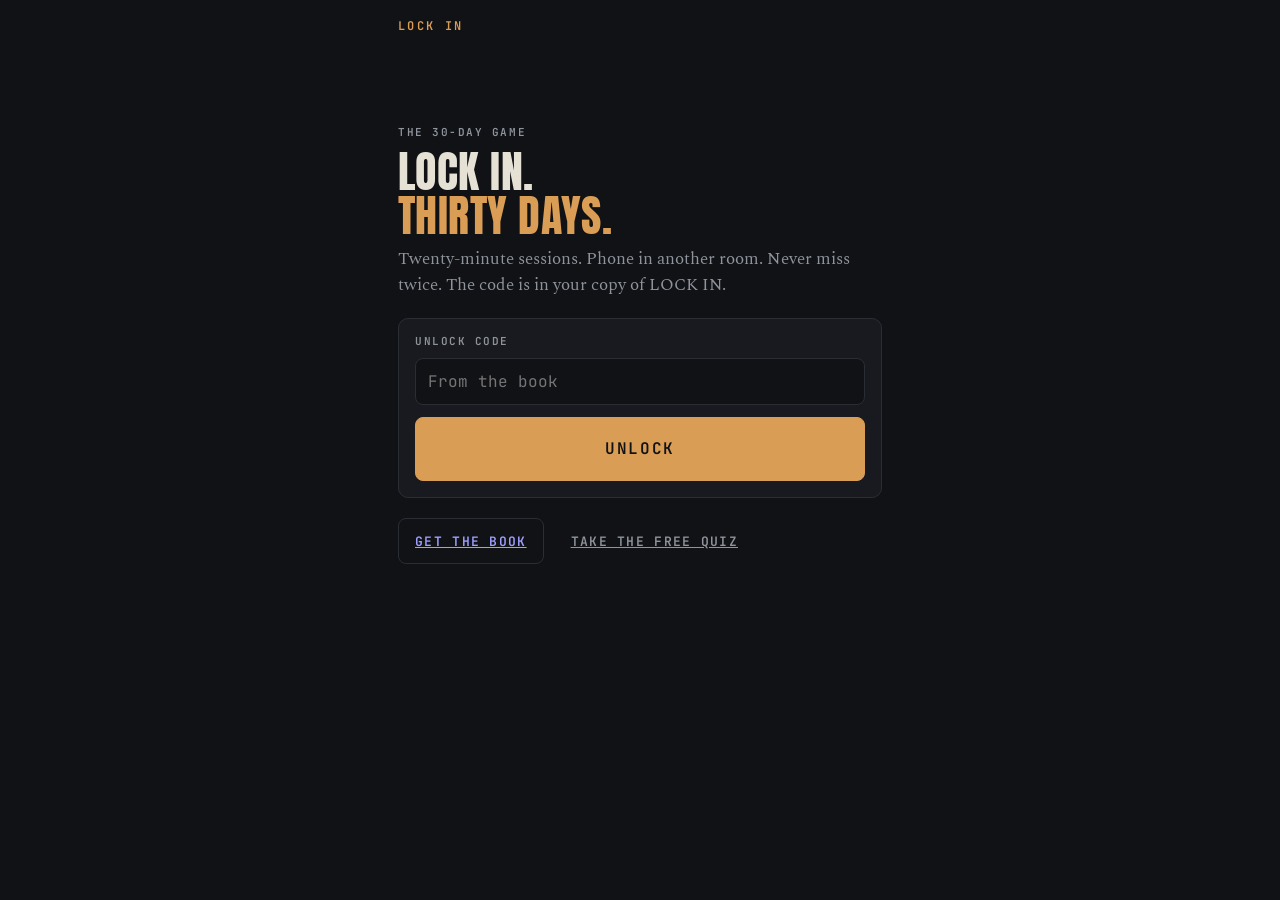
<file: products/lock-in-30/index.html>
<!doctype html>
<html lang="en">
<head>
<meta charset="utf-8">
<meta name="viewport" content="width=device-width,initial-scale=1,viewport-fit=cover">
<meta name="theme-color" content="#111216">
<meta name="apple-mobile-web-app-capable" content="yes">
<meta name="apple-mobile-web-app-status-bar-style" content="black-translucent">
<meta name="apple-mobile-web-app-title" content="LOCK IN">
<link rel="manifest" href="manifest.webmanifest">
<link rel="apple-touch-icon" href="icons/icon-180.png">
<title>LOCK IN 30</title>
<style>
  /* LOCK IN house style: near-black, cream, amber. Fonts are bundled so it works offline. */
  @font-face { font-family: "Anton"; src: url(fonts/Anton-Regular.ttf) format("truetype"); font-display: swap; }
  @font-face { font-family: "Spectral"; src: url(fonts/Spectral-Regular.ttf) format("truetype"); font-display: swap; }
  @font-face { font-family: "Spectral"; font-style: italic; src: url(fonts/Spectral-Italic.ttf) format("truetype"); font-display: swap; }
  @font-face { font-family: "JetBrains Mono"; src: url(fonts/JetBrainsMono-Variable.ttf) format("truetype"); font-weight: 100 800; font-display: swap; }
  :root {
    color-scheme: dark;
    --bg: #111216; --panel: #181a1f; --panel2: #1f2127; --line: #2a2d34; --ink: #e6e1d5; --muted: #8f949c;
    --amber: #da9d55; --good: #7fb58a; --bad: #d97a6c;
    --display: "Anton", Impact, "Arial Narrow", sans-serif;
    --serif: "Spectral", Georgia, serif;
    --mono: "JetBrains Mono", ui-monospace, Menlo, monospace;
  }
  * { box-sizing: border-box; }
  html, body { height: 100%; }
  body { margin: 0; background: var(--bg); color: var(--ink); font: 17px/1.5 var(--serif); -webkit-tap-highlight-color: transparent;
    padding: env(safe-area-inset-top, 0px) 0 env(safe-area-inset-bottom, 0px); }
  .app > * { min-width: 0; }
  .app { max-width: 520px; margin: 0 auto; padding-inline: 18px; padding-block: 18px 96px; display: grid; gap: 20px; }
  h1, h2, h3 { font-family: var(--display); font-weight: 400; text-transform: uppercase; letter-spacing: .01em; margin: 0; line-height: 1; text-wrap: balance; }
  h1 { font-size: 44px; } h2 { font-size: 30px; } h3 { font-size: 20px; }
  .amber { color: var(--amber); }
  .label { font: 600 11px/1.2 var(--mono); letter-spacing: .14em; text-transform: uppercase; color: var(--muted); }
  .muted { color: var(--muted); }
  p { margin: 0; }
  .card { background: var(--panel); border: 1px solid var(--line); border-radius: 10px; padding: 16px; display: grid; gap: 12px; }
  button, input, select, textarea { font: inherit; color: var(--ink); }
  button { cursor: pointer; }
  .btn { display: inline-flex; align-items: center; justify-content: center; gap: 8px; border: 1px solid var(--line); background: transparent; border-radius: 8px;
    padding: 12px 16px; font: 600 13px/1 var(--mono); letter-spacing: .1em; text-transform: uppercase; min-height: 46px; }
  .btn.primary { background: var(--amber); border-color: var(--amber); color: #111216; }
  .btn.big { width: 100%; min-height: 64px; font-size: 16px; }
  .btn.ghost { border-color: transparent; color: var(--muted); }
  .btn:disabled { opacity: .45; cursor: default; }
  button:focus-visible, input:focus-visible, select:focus-visible, textarea:focus-visible { outline: 2px solid var(--amber); outline-offset: 2px; }
  input[type=text], select, textarea { width: 100%; background: var(--bg); border: 1px solid var(--line); border-radius: 8px; padding: 12px; font: 16px var(--mono); }
  .row { display: flex; gap: 10px; align-items: center; flex-wrap: wrap; }
  .between { display: flex; justify-content: space-between; align-items: baseline; gap: 10px; }
  .stack { display: grid; gap: 10px; }

  /* header */
  .top { display: flex; justify-content: space-between; align-items: center; }
  .brand { font: 600 12px var(--mono); letter-spacing: .2em; color: var(--amber); }
  .iconbtn { border: 0; background: none; color: var(--muted); font: 600 12px var(--mono); letter-spacing: .1em; padding: 8px; }

  /* level + xp */
  .xpbar { height: 8px; background: var(--panel2); border-radius: 99px; overflow: hidden; }
  .xpbar > i { display: block; height: 100%; background: var(--amber); width: 0; transition: width .6s ease; }
  .stat { font: 600 13px var(--mono); font-variant-numeric: tabular-nums; }

  /* campaign path */
  .path { display: grid; grid-template-columns: repeat(10, minmax(0, 1fr)); gap: 6px; }
  .tile { aspect-ratio: 1; border-radius: 5px; background: var(--panel2); border: 1px solid var(--line); display: grid; place-items: center;
    font: 600 10px var(--mono); color: var(--muted); }
  .tile.done { background: var(--amber); border-color: var(--amber); color: #111216; }
  .tile.perfect { background: var(--ink); border-color: var(--ink); color: #111216; }
  .tile.next { border-color: var(--amber); color: var(--amber); }
  .tile.wk { box-shadow: inset 0 -3px 0 rgba(255,255,255,.18); }

  /* week strip */
  .week { display: grid; grid-template-columns: repeat(7, 1fr); gap: 6px; text-align: center; }
  .wd { display: grid; gap: 4px; justify-items: center; font: 11px var(--mono); color: var(--muted); }
  .dot { width: 26px; height: 26px; border-radius: 99px; border: 1px solid var(--line); display: grid; place-items: center; font: 600 11px var(--mono); }
  .dot.done { background: var(--good); border-color: var(--good); color: #111216; }
  .dot.miss { border-color: var(--bad); color: var(--bad); }
  .dot.today { border-color: var(--amber); color: var(--amber); }

  /* blocks today */
  .blocks { display: grid; grid-template-columns: repeat(3, 1fr); gap: 8px; }
  .block { border: 1px dashed var(--line); border-radius: 8px; padding: 10px; text-align: center; font: 600 11px var(--mono); color: var(--muted); letter-spacing: .08em; }
  .block.done { border: 1px solid var(--amber); color: var(--amber); }

  /* badges */
  .badges { display: grid; grid-template-columns: repeat(3, 1fr); gap: 8px; }
  .badge { border: 1px solid var(--line); border-radius: 8px; padding: 10px 8px; text-align: center; display: grid; gap: 4px; }
  .badge .b-name { font: 600 11px/1.2 var(--mono); letter-spacing: .04em; text-transform: uppercase; }
  .badge .b-desc { font-size: 12px; line-height: 1.3; color: var(--muted); }
  .badge.locked { opacity: .38; }
  .badge.got { border-color: var(--amber); }
  .badge.got .b-name { color: var(--amber); }

  /* doors */
  .doorbar { display: grid; grid-template-columns: 80px 1fr 28px; gap: 10px; align-items: center; font: 13px var(--mono); }
  .doorbar .bar { height: 10px; background: var(--panel2); border-radius: 99px; overflow: hidden; }
  .doorbar .bar > i { display: block; height: 100%; background: var(--amber); }
  .doorgrid { display: grid; grid-template-columns: 1fr 1fr; gap: 10px; }
  .doorbtn { border: 1px solid var(--line); background: var(--panel2); border-radius: 10px; padding: 16px 12px; text-align: left; display: grid; gap: 4px; }
  .doorbtn b { font-family: var(--display); font-weight: 400; font-size: 24px; text-transform: uppercase; }
  .doorbtn span { font-size: 13px; color: var(--muted); line-height: 1.3; }
  .doorbtn[aria-pressed="true"] { border-color: var(--amber); }
  .doorbtn[aria-pressed="true"] b { color: var(--amber); }

  /* session */
  .session { min-height: calc(100vh - 60px); display: grid; align-content: center; gap: 22px; text-align: center; }
  .ring { width: min(78vw, 320px); aspect-ratio: 1; margin: 0 auto; position: relative; }
  .ring svg { width: 100%; height: 100%; transform: rotate(-90deg); }
  .ring .time { position: absolute; inset: 0; display: grid; place-items: center; align-content: center; gap: 6px; }
  .ring .time b { font: 400 64px/1 var(--display); letter-spacing: .02em; font-variant-numeric: tabular-nums; }
  .phase { font: italic 22px/1.3 var(--serif); min-height: 2.6em; }
  .phase.amber { font-style: normal; font-family: var(--display); text-transform: uppercase; font-size: 30px; }

  /* toggles */
  .toggle { display: flex; align-items: center; justify-content: space-between; gap: 12px; padding: 14px; border: 1px solid var(--line); border-radius: 10px; background: var(--panel2); }
  .toggle input { width: 26px; height: 26px; accent-color: var(--amber); }

  /* reward */
  .reward { text-align: center; display: grid; gap: 16px; justify-items: center; padding-top: 30px; }
  .xpgain { font: 400 72px/1 var(--display); color: var(--amber); }
  .pop { animation: pop .5s cubic-bezier(.2,1.6,.4,1) both; }
  @keyframes pop { from { transform: scale(.6); opacity: 0; } to { transform: scale(1); opacity: 1; } }

  /* tabs */
  .tabs { position: fixed; left: 0; right: 0; bottom: 0; background: rgba(17,18,22,.96); border-top: 1px solid var(--line);
    padding: 8px 12px calc(8px + env(safe-area-inset-bottom, 0px)); display: grid; grid-template-columns: repeat(4, 1fr); gap: 4px; backdrop-filter: blur(8px); }
  .tab { border: 0; background: none; color: var(--muted); font: 600 11px var(--mono); letter-spacing: .12em; text-transform: uppercase; padding: 10px 4px; border-radius: 8px; }
  .tab[aria-current="page"] { color: var(--amber); background: var(--panel); }
  [hidden] { display: none !important; }
  .toast { position: fixed; left: 50%; bottom: 90px; transform: translateX(-50%); background: var(--ink); color: #111216; font: 600 13px var(--mono);
    padding: 10px 14px; border-radius: 8px; z-index: 9; }
  .hr { height: 1px; background: var(--line); }
  small { font-size: 13px; }
  @media (prefers-reduced-motion: reduce) { * { animation: none !important; transition: none !important; } }
</style>
</head>
<body>
<main class="app" id="app" aria-live="polite"></main>
<nav class="tabs" id="tabs" hidden>
  <button class="tab" data-tab="today">Today</button>
  <button class="tab" data-tab="map">Map</button>
  <button class="tab" data-tab="doors">Doors</button>
  <button class="tab" data-tab="me">Me</button>
</nav>
<div class="toast" id="toast" hidden></div>

<script>
/* ============================ OWNER SETTINGS ============================
   Change these, then re-upload the folder. Nothing else needs editing.     */
const CONFIG = {
  // Unlock code printed in the book / shown after purchase. Case, spaces and dashes are ignored.
  unlockCode: "LOCK-KFU9",
  quizUrl: "https://lockin-quiz.netlify.app",
  bookUrl: "https://whop.com/checkout/plan_NZkzvqwMgKl2f",   // shown to people without a code (leave "" to hide)
  sessionMinutes: 20,           // the book's lock-in session
  blocksPerDay: 3,              // the book's three blocks a day (also the maximum it allows)
  campaignDays: 30,
  // The fix for each door, as written on the quiz result cards. Leave "" to show "the fix is on your quiz result".
  fixes: {
    Bored: "It's withdrawal. It passes in about ninety seconds. Look at the clock and keep writing.",
    Stuck: "The step is too big, not beyond you. Come back with the next line, not the whole problem.",
    Anxious: "Fifteen minutes on Sunday, three priorities, then start.",
    Tired: "You're solving sleep with a screen. Tonight: phone outside the bedroom.",
  },
  // Optional: one mission per campaign day from the book's 30-day challenge (index 0 = day 1). Empty = no mission line.
  missions: [],
};
/* ======================================================================= */

const DOORS = {
  Bored:   "The work went flat. Restless.",
  Stuck:   "Hit something I can't do.",
  Anxious: "Felt behind before I started.",
  Tired:   "Late, fading, 'I'll do it tomorrow'.",
};
const LEVELS = ["Scrolling", "Starting", "Showing up", "Focused", "Locked in", "Deep work", "Unshakeable", "Machine", "Monk", "Legend"];
const KEY = "lockin30:v1";

/* ---------- storage: this phone, kept permanently, with backup codes ---------- */
function blankState() {
  return { v: 1, unlocked: false, name: "", door: "", start: "", target: CONFIG.blocksPerDay, len: CONFIG.sessionMinutes,
           sound: true, sessions: [], active: null, seenBadges: [], seenLevel: 1, lastBackup: 0 };
}
let S = load();
function load() {
  try { const raw = localStorage.getItem(KEY); if (raw) return Object.assign(blankState(), JSON.parse(raw)); } catch (e) {}
  return blankState();
}
function save() {
  try { localStorage.setItem(KEY, JSON.stringify(S)); } catch (e) { toast("Couldn't save on this phone. Make a backup code in Me."); }
}
if (navigator.storage && navigator.storage.persist) navigator.storage.persist().catch(() => {});
if ("serviceWorker" in navigator && location.protocol === "https:") navigator.serviceWorker.register("sw.js").catch(() => {});

/* ---------- dates ---------- */
const pad = (n) => String(n).padStart(2, "0");
const iso = (d) => `${d.getFullYear()}-${pad(d.getMonth() + 1)}-${pad(d.getDate())}`;
const today = () => iso(new Date());
const addDays = (s, n) => { const d = new Date(s + "T12:00:00"); d.setDate(d.getDate() + n); return iso(d); };
const daysBetween = (a, b) => Math.round((new Date(b + "T12:00:00") - new Date(a + "T12:00:00")) / 864e5);

/* ---------- everything else is derived from the session log ---------- */
function derive() {
  const done = S.sessions.filter((s) => s.done);
  const slips = S.sessions.filter((s) => !s.done && s.door);
  const byDay = {};
  for (const s of done) byDay[s.d] = (byDay[s.d] || 0) + 1;
  const t = today();
  const days = [];
  if (S.start) for (let d = S.start; d <= t; d = addDays(d, 1)) days.push(d);
  // Never miss twice: one missed day is a day, two in a row breaks the chain. The campaign itself can't be failed.
  let chain = 0, best = 0, prevMiss = false, comebacks = 0, broken = 0;
  const status = {};
  for (const d of days) {
    const n = byDay[d] || 0;
    if (n > 0) {
      if (prevMiss) comebacks++;
      chain++; prevMiss = false; status[d] = n >= S.target ? "perfect" : "done";
    } else if (d === t) {
      status[d] = "today";
    } else {
      status[d] = "miss";
      if (prevMiss) { if (chain) broken++; chain = 0; }
      prevMiss = true;
    }
    best = Math.max(best, chain);
  }
  const doneDays = days.filter((d) => byDay[d] > 0);
  const perfectDays = days.filter((d) => byDay[d] >= S.target).length;
  const phoneOut = done.filter((s) => s.phoneOut).length;
  const xp = done.reduce((a, s) => a + 20 + (s.phoneOut ? 5 : 0), 0) + perfectDays * 10 + comebacks * 15 + slips.length * 2;
  // level n needs 100 + 50*(n-2) more XP than level n-1
  let level = 1, need = 100, floor = 0;
  while (xp >= floor + need) { floor += need; level++; need += 50; }
  const doorCount = { Bored: 0, Stuck: 0, Anxious: 0, Tired: 0 };
  for (const s of slips) doorCount[s.door]++;
  const counts = Object.values(byDay);
  const b = {
    first:    done.length >= 1,
    triple:   counts.some((n) => n >= 3),
    exile:    phoneOut >= 10,
    comeback: comebacks >= 1,
    week1: doneDays.length >= 7, week2: doneDays.length >= 14, week3: doneDays.length >= 21,
    detective: slips.length >= 5,
    fifty:    done.length >= 50,
    finisher: doneDays.length >= CONFIG.campaignDays,
  };
  return { done, slips, byDay, days, status, chain, best, prevMiss, comebacks, broken, doneDays: doneDays.length, perfectDays,
           phoneOut, xp, level, levelFloor: floor, levelNeed: need, doorCount, badges: b, todayCount: byDay[t] || 0,
           missedYesterday: status[addDays(t, -1)] === "miss" };
}
const BADGES = [
  ["first", "First lock", "Finish one session"],
  ["triple", "Three blocks", "Three sessions in one day"],
  ["exile", "Phone exile", "10 sessions, phone in another room"],
  ["comeback", "Never twice", "Come back the day after a miss"],
  ["week1", "Week one", "7 days locked in"],
  ["week2", "Week two", "14 days locked in"],
  ["week3", "Week three", "21 days locked in"],
  ["detective", "Door detective", "Name the door 5 times"],
  ["fifty", "Fifty blocks", "50 sessions finished"],
  ["finisher", "30 of 30", "Finish the campaign"],
];
const levelName = (n) => LEVELS[Math.min(n, LEVELS.length) - 1] + (n > LEVELS.length ? " " + (n - LEVELS.length + 1) : "");

/* ---------- sound ---------- */
const SND = {};
function play(name) {
  if (!S.sound) return;
  try { SND[name] = SND[name] || new Audio("sounds/" + name + ".wav"); SND[name].currentTime = 0; SND[name].play().catch(() => {}); } catch (e) {}
}

/* ---------- small helpers ---------- */
const $ = (sel, root = document) => root.querySelector(sel);
const esc = (s) => String(s).replace(/[&<>"]/g, (c) => ({ "&": "&amp;", "<": "&lt;", ">": "&gt;", '"': "&quot;" }[c]));
function toast(msg) { const t = $("#toast"); t.textContent = msg; t.hidden = false; clearTimeout(toast.t); toast.t = setTimeout(() => (t.hidden = true), 2600); }
const norm = (c) => String(c).toUpperCase().replace(/[^A-Z0-9]/g, "");
let tab = "today", timer = null;

/* ---------- screens ---------- */
function render() {
  clearInterval(timer);
  $("#tabs").hidden = !(S.unlocked && S.start) || !!S.active;
  document.querySelectorAll(".tab").forEach((b) => b.setAttribute("aria-current", b.dataset.tab === tab ? "page" : "false"));
  if (!S.unlocked) return unlockScreen();
  if (!S.start) return onboardScreen();
  if (S.active) return sessionScreen();
  ({ today: todayScreen, map: mapScreen, doors: doorsScreen, me: meScreen })[tab]();
}

function unlockScreen() {
  $("#app").innerHTML = `
    <div class="top"><span class="brand">LOCK IN</span></div>
    <div class="stack" style="padding-top:8vh">
      <span class="label">The 30-day game</span>
      <h1>Lock in.<br><span class="amber">Thirty days.</span></h1>
      <p class="muted">Twenty-minute sessions. Phone in another room. Never miss twice. The code is in your copy of LOCK IN.</p>
    </div>
    <form class="card" id="f">
      <label class="stack"><span class="label">Unlock code</span>
        <input type="text" id="code" autocomplete="off" autocapitalize="characters" spellcheck="false" placeholder="From the book"></label>
      <button class="btn primary big">Unlock</button>
      <p class="muted" id="err" hidden>That code doesn't match. Check your copy of LOCK IN. Case and spaces don't matter.</p>
    </form>
    <div class="row">
      ${CONFIG.bookUrl ? `<a class="btn" href="${esc(CONFIG.bookUrl)}">Get the book</a>` : ""}
      <a class="btn ghost" href="${esc(CONFIG.quizUrl)}">Take the free quiz</a>
    </div>`;
  $("#f").addEventListener("submit", (e) => {
    e.preventDefault();
    if (norm($("#code").value) === norm(CONFIG.unlockCode)) { S.unlocked = true; save(); play("lock"); render(); }
    else $("#err").hidden = false;
  });
}

function onboardScreen() {
  let door = S.door || "";
  $("#app").innerHTML = `
    <div class="top"><span class="brand">LOCK IN</span></div>
    <div class="stack"><span class="label">Before day 1</span><h2>Which door is <span class="amber">yours?</span></h2>
      <p class="muted">Use your quiz result. If you haven't taken it, pick the one that sounds most like you. You can change it later.</p></div>
    <div class="doorgrid">${Object.entries(DOORS).map(([k, v], i) => `<button class="doorbtn" data-door="${k}" aria-pressed="${k === door}"><span class="label">Door ${i + 1}</span><b>${k}</b><span>${v}</span></button>`).join("")}</div>
    <label class="stack"><span class="label">Your name (optional)</span><input type="text" id="name" maxlength="24" value="${esc(S.name)}"></label>
    <div class="card"><p><b>How it works.</b> Every day, lock in for ${S.len}-minute sessions with your phone in another room. Aim for ${S.target} blocks. Each session earns XP. Miss a day and nothing breaks. Miss two in a row and your chain resets. The campaign ends when you've locked in on ${CONFIG.campaignDays} days, however long that takes.</p></div>
    <button class="btn primary big" id="go" ${door ? "" : "disabled"}>Start day 1</button>`;
  document.querySelectorAll(".doorbtn").forEach((b) => b.addEventListener("click", () => {
    door = b.dataset.door; document.querySelectorAll(".doorbtn").forEach((x) => x.setAttribute("aria-pressed", x === b)); $("#go").disabled = false;
  }));
  $("#go").addEventListener("click", () => { S.door = door; S.name = $("#name").value.trim(); S.start = today(); save(); play("lock"); render(); });
}

function header(D) {
  const into = D.xp - D.levelFloor;
  return `<div class="top"><span class="brand">LOCK IN</span><span class="stat">${D.xp} XP</span></div>
    <div class="stack">
      <div class="between"><span class="label">Level ${D.level}</span><span class="label">${into}/${D.levelNeed} to level ${D.level + 1}</span></div>
      <div class="between"><h2>${esc(levelName(D.level))}</h2></div>
      <div class="xpbar" role="progressbar" aria-valuemin="0" aria-valuemax="${D.levelNeed}" aria-valuenow="${into}"><i style="width:${(100 * into) / D.levelNeed}%"></i></div>
    </div>`;
}

function todayScreen() {
  const D = derive();
  const day = Math.min(D.doneDays + (D.todayCount ? 0 : 1), CONFIG.campaignDays);
  const campaignDone = D.doneDays >= CONFIG.campaignDays;
  const mission = CONFIG.missions[Math.min(D.doneDays, CONFIG.missions.length - 1)] || "";
  let nudge;
  if (D.todayCount >= S.target) nudge = "All blocks done today. That's the whole job.";
  else if (D.missedYesterday && !D.todayCount) nudge = "You missed yesterday. One missed day is a day. Two is the start of quitting. Never miss twice.";
  else if (D.missedYesterday) nudge = "Comeback logged. That's the whole rule: never miss twice.";
  else if (D.todayCount) nudge = `${S.target - D.todayCount} block${S.target - D.todayCount === 1 ? "" : "s"} to go today.`;
  else nudge = "Start before you feel ready. The first three minutes are the ugly ones.";
  $("#app").innerHTML = `${header(D)}
    <div class="card">
      <div class="between"><span class="label">${campaignDone ? "Campaign complete" : `Day ${day} of ${CONFIG.campaignDays}`}</span><span class="label">Chain ${D.chain} · best ${D.best}</span></div>
      ${mission && !campaignDone ? `<p><b>Mission:</b> ${esc(mission)}</p>` : ""}
      <div class="blocks">${Array.from({ length: S.target }, (_, i) => `<div class="block ${i < D.todayCount ? "done" : ""}">${i < D.todayCount ? "✓ Block " : "Block "}${i + 1}</div>`).join("")}</div>
      <p class="muted">${esc(nudge)}</p>
      <button class="btn primary big" id="start">Lock in · ${S.len} min</button>
    </div>
    <div class="card">
      <div class="between"><span class="label">This week</span><span class="label">${D.doneDays} days locked in</span></div>
      ${weekStrip(D)}
      <button class="btn" id="share">Copy my day count for the chat</button>
    </div>
    ${D.slips.length ? `<div class="card"><span class="label">Your most common door</span>${topDoor(D)}</div>` : ""}`;
  $("#start").addEventListener("click", preSession);
  $("#share").addEventListener("click", async () => {
    const hrs = (D.done.reduce((a, s) => a + s.mins, 0) / 60).toFixed(1);
    const msg = `LOCK IN · day ${Math.min(D.doneDays, CONFIG.campaignDays)}/${CONFIG.campaignDays} · chain ${D.chain} · ${hrs} h locked in · level ${D.level} ${levelName(D.level)}`;
    try { await navigator.clipboard.writeText(msg); toast("Copied. Post it in the Lock In chat."); } catch (e) { toast(msg); }
  });
}

function weekStrip(D) {
  const t = today(), dow = (new Date(t + "T12:00:00").getDay() + 6) % 7, mon = addDays(t, -dow);
  return `<div class="week">${["M", "T", "W", "T", "F", "S", "S"].map((l, i) => {
    const d = addDays(mon, i), st = D.status[d];
    const cls = st === "done" || st === "perfect" ? "done" : st === "miss" ? "miss" : d === t ? "today" : "";
    const sym = st === "done" || st === "perfect" ? "✓" : st === "miss" ? "·" : new Date(d + "T12:00:00").getDate();
    return `<div class="wd"><span>${l}</span><span class="dot ${cls}">${sym}</span></div>`;
  }).join("")}</div>`;
}

function topDoor(D) {
  const [door, n] = Object.entries(D.doorCount).sort((a, b) => b[1] - a[1])[0];
  const fix = CONFIG.fixes[door];
  return `<h3>${door} <span class="muted">· ${n}×</span></h3><p>${fix ? `<b>The fix:</b> ${esc(fix)}` : "The fix for this door is on your quiz result card."}</p>`;
}

function preSession() {
  $("#tabs").hidden = true;
  $("#app").innerHTML = `
    <div class="top"><button class="iconbtn" id="back">← Back</button><span class="brand">LOCK IN</span></div>
    <div class="stack" style="padding-top:4vh"><span class="label">Before you start</span><h2>Set it up.<br><span class="amber">Then start.</span></h2></div>
    <label class="toggle"><span><b>Phone is in another room</b><br><small class="muted">Face down doesn't count. +5 XP.</small></span><input type="checkbox" id="phone"></label>
    <label class="stack"><span class="label">What are you working on? (optional)</span><input type="text" id="note" maxlength="60" placeholder="e.g. chapter 4 notes"></label>
    <p><b>One desk. One task. One tab.</b></p>
    <p class="muted">Keep this screen, or close the app and walk away. The timer keeps counting either way. Come back when it's done.</p>
    <button class="btn primary big" id="go">Start ${S.len}:00</button>`;
  $("#back").addEventListener("click", render);
  $("#go").addEventListener("click", () => {
    S.active = { startedAt: Date.now(), len: S.len, phoneOut: $("#phone").checked, note: $("#note").value.trim() };
    save(); play("lock"); render();
  });
}

function phaseFor(sec) {
  const m = sec / 60;
  if (m < 1) return ["It feels wrong. Stay.", false];          // the 3 ugly minutes, from the book
  if (m < 2) return ["That is minute two.", true];
  if (m < 3) return ["Then it goes quiet.", false];
  return ["You are working.", false];
}

function sessionScreen() {
  const a = S.active, total = a.len * 60, R = 140, C = 2 * Math.PI * R;
  if (Date.now() - a.startedAt >= total * 1000) return finish(true);   // it ended while the app was closed
  $("#app").innerHTML = `
    <div class="session">
      <span class="label">${a.phoneOut ? "Phone in another room" : "Locked in"}${a.note ? " · " + esc(a.note) : ""}</span>
      <div class="ring">
        <svg viewBox="0 0 320 320" aria-hidden="true">
          <circle cx="160" cy="160" r="${R}" fill="none" stroke="#1f2127" stroke-width="14"/>
          <circle cx="160" cy="160" r="${R}" fill="none" stroke="#2c2418" stroke-width="14" stroke-dasharray="${(C * 180) / total} ${C}"/>
          <circle id="arc" cx="160" cy="160" r="${R}" fill="none" stroke="#da9d55" stroke-width="14" stroke-linecap="round" stroke-dasharray="${C}" stroke-dashoffset="${C}"/>
        </svg>
        <div class="time"><b id="clock">${a.len}:00</b><span class="label" id="sub">remaining</span></div>
      </div>
      <p class="phase" id="phase"></p>
      <button class="btn ghost" id="stop">I stopped early</button>
    </div>`;
  const tick = () => {
    if (S.active !== a) return clearInterval(timer);
    const el = Math.floor((Date.now() - a.startedAt) / 1000);
    if (el >= total) return finish(true);
    const left = total - el;
    $("#clock").textContent = `${Math.floor(left / 60)}:${pad(left % 60)}`;
    $("#arc").setAttribute("stroke-dashoffset", String(C * (1 - el / total)));
    const [txt, loud] = phaseFor(el);
    const p = $("#phase"); if (p.textContent !== txt) { p.textContent = txt; p.className = "phase" + (loud ? " amber" : ""); }
  };
  tick(); timer = setInterval(tick, 500);
  $("#stop").addEventListener("click", slipScreen);
}

function slipScreen() {
  clearInterval(timer);
  $("#app").innerHTML = `
    <div class="stack" style="padding-top:6vh"><span class="label">No shame. Just notice.</span><h2>Which door<br><span class="amber">did you use?</span></h2>
      <p class="muted">Naming it is the skill. You still get +2 XP.</p></div>
    <div class="doorgrid">${Object.entries(DOORS).map(([k, v], i) => `<button class="doorbtn" data-door="${k}"><span class="label">Door ${i + 1}</span><b>${k}</b><span>${v}</span></button>`).join("")}</div>
    <button class="btn ghost" id="resume">Actually, keep going</button>`;
  document.querySelectorAll(".doorbtn").forEach((b) => b.addEventListener("click", () => finish(false, b.dataset.door)));
  $("#resume").addEventListener("click", render);
}

function finish(ok, door) {
  clearInterval(timer);
  const before = derive(), a = S.active;
  const d = iso(new Date(ok ? a.startedAt + a.len * 60000 : Date.now()));
  S.sessions.push({ d, t: a.startedAt, mins: a.len, phoneOut: a.phoneOut, done: ok, door: ok ? null : door, note: a.note || "" });
  S.active = null;
  const after = derive();
  const gained = after.xp - before.xp;
  const newBadges = BADGES.filter(([id]) => after.badges[id] && !S.seenBadges.includes(id));
  S.seenBadges.push(...newBadges.map(([id]) => id));
  const levelUp = after.level > S.seenLevel; S.seenLevel = after.level;
  save();
  play(ok ? (levelUp || newBadges.length ? "chime" : "lock") : "pop");
  $("#tabs").hidden = true;
  const fix = !ok && CONFIG.fixes[door];
  $("#app").innerHTML = `
    <div class="reward">
      <span class="label">${ok ? "Session complete" : "Noticed"}</span>
      <div class="xpgain pop">+${gained} XP</div>
      ${ok ? `<h2>${after.todayCount >= S.target ? "All blocks <span class='amber'>done.</span>" : `Block ${after.todayCount} <span class="amber">done.</span>`}</h2>`
           : `<h2>That was <span class="amber">${esc(door)}.</span></h2><p>${fix ? `<b>The fix:</b> ${esc(fix)}` : "The fix for this door is on your quiz result card."}</p>`}
      ${levelUp ? `<div class="card pop" style="width:100%"><span class="label">Level up</span><h2>Level ${after.level} · <span class="amber">${esc(levelName(after.level))}</span></h2></div>` : ""}
      ${newBadges.map(([, n, dsc]) => `<div class="card pop" style="width:100%"><span class="label">Badge unlocked</span><h3 class="amber">${esc(n)}</h3><p class="muted">${esc(dsc)}</p></div>`).join("")}
      ${after.badges.finisher && newBadges.some(([id]) => id === "finisher") ? `<p>Thirty days locked in. Screenshot this. The game keeps going: every session still counts.</p>` : ""}
      <button class="btn primary big" id="ok">Continue</button>
    </div>`;
  $("#ok").addEventListener("click", () => { tab = "today"; render(); });
}

function mapScreen() {
  const D = derive();
  const n = CONFIG.campaignDays;
  const doneList = D.days.filter((d) => D.byDay[d] > 0);
  $("#app").innerHTML = `${header(D)}
    <div class="card">
      <div class="between"><span class="label">The campaign</span><span class="label">${Math.min(D.doneDays, n)}/${n}</span></div>
      <div class="path">${Array.from({ length: n }, (_, i) => {
        const d = doneList[i]; const cls = d ? (D.byDay[d] >= S.target ? "perfect" : "done") : i === D.doneDays ? "next" : "";
        return `<div class="tile ${cls} ${(i + 1) % 7 === 0 ? "wk" : ""}" title="${d || ""}">${i + 1}</div>`; }).join("")}</div>
      <p class="muted"><small>Amber = a day locked in. Cream = all ${S.target} blocks. Missed days don't cost you a tile. They only reset your chain if you miss two in a row.</small></p>
    </div>
    <div class="card">
      <span class="label">Stats</span>
      <div class="between"><span>Sessions finished</span><span class="stat">${D.done.length}</span></div>
      <div class="between"><span>Hours locked in</span><span class="stat">${(D.done.reduce((a, s) => a + s.mins, 0) / 60).toFixed(1)}</span></div>
      <div class="between"><span>Phone in another room</span><span class="stat">${D.done.length ? Math.round((100 * D.phoneOut) / D.done.length) : 0}%</span></div>
      <div class="between"><span>Chain · best</span><span class="stat">${D.chain} · ${D.best}</span></div>
      <div class="between"><span>Comebacks after a miss</span><span class="stat">${D.comebacks}</span></div>
    </div>
    <div class="card"><span class="label">Badges · ${Object.values(D.badges).filter(Boolean).length}/${BADGES.length}</span>
      <div class="badges">${BADGES.map(([id, nm, dsc]) => `<div class="badge ${D.badges[id] ? "got" : "locked"}"><span class="b-name">${esc(nm)}</span><span class="b-desc">${esc(dsc)}</span></div>`).join("")}</div>
    </div>`;
}

function doorsScreen() {
  const D = derive(), max = Math.max(1, ...Object.values(D.doorCount));
  $("#app").innerHTML = `${header(D)}
    <div class="card">
      <span class="label">Where your sessions leak</span>
      ${Object.keys(DOORS).map((k) => `<div class="doorbar"><span>${k}</span><span class="bar"><i style="width:${(100 * D.doorCount[k]) / max}%"></i></span><span class="stat">${D.doorCount[k]}</span></div>`).join("")}
      <p class="muted"><small>Every time you stop early, you name the door. After a few, the pattern shows. Quiz result: <b>${esc(S.door || "not set")}</b>.</small></p>
    </div>
    ${D.slips.length ? `<div class="card">${topDoor(D)}</div>` : `<div class="card"><p>No slips logged yet. When you stop early, tap "I stopped early" and name the door.</p></div>`}
    <div class="card"><span class="label">Change your quiz door</span>
      <div class="doorgrid">${Object.keys(DOORS).map((k) => `<button class="doorbtn" data-door="${k}" aria-pressed="${k === S.door}"><b>${k}</b></button>`).join("")}</div>
    </div>`;
  document.querySelectorAll(".doorbtn").forEach((b) => b.addEventListener("click", () => { S.door = b.dataset.door; save(); render(); }));
}

function meScreen() {
  const D = derive();
  const code = () => "LOCKIN1:" + btoa(unescape(encodeURIComponent(JSON.stringify({ ...S, active: null }))));
  $("#app").innerHTML = `${header(D)}
    <div class="card">
      <span class="label">Your progress is saved on this phone</span>
      <p class="muted"><small>It stays when you close the app or turn the phone off. It's lost only if you clear your browser data, use a private tab, or change phones. Add the app to your home screen, and copy a backup code now and then.</small></p>
      <div class="row"><button class="btn primary" id="copy">Copy backup code</button><button class="btn" id="dl">Save backup file</button></div>
      <details><summary class="label" style="cursor:pointer">Restore from a backup</summary>
        <div class="stack" style="margin-top:10px">
          <textarea id="restore" rows="3" placeholder="Paste your LOCKIN1: code"></textarea>
          <div class="row"><button class="btn" id="doRestore">Restore code</button><label class="btn">Open backup file<input type="file" id="file" accept=".json,application/json" hidden></label></div>
        </div>
      </details>
    </div>
    <div class="card">
      <span class="label">Add to home screen</span>
      <p class="muted"><small><b>iPhone:</b> Share → Add to Home Screen. <b>Android:</b> ⋮ menu → Add to Home screen / Install app.</small></p>
    </div>
    <div class="card">
      <span class="label">Settings</span>
      <label class="toggle"><span>Sounds</span><input type="checkbox" id="snd" ${S.sound ? "checked" : ""}></label>
      <label class="stack"><span class="label">Blocks per day (the book says three, maximum)</span><select id="target">${[1, 2, 3].map((n) => `<option ${n === S.target ? "selected" : ""}>${n}</option>`).join("")}</select></label>
      <label class="stack"><span class="label">Session length</span><select id="len">${[10, 20, 25, 30, 45].map((n) => `<option value="${n}" ${n === S.len ? "selected" : ""}>${n} minutes${n === CONFIG.sessionMinutes ? " (the book's)" : ""}</option>`).join("")}</select></label>
    </div>
    <div class="card">
      <span class="label">Start over</span>
      <p class="muted"><small>Deletes every session on this phone. Copy a backup code first if you might want it back.</small></p>
      <button class="btn" id="reset">Reset progress</button>
      <div class="row" id="confirmRow" hidden><span>Delete everything?</span><button class="btn" id="yes">Yes, reset</button><button class="btn ghost" id="no">Keep it</button></div>
    </div>
    <p class="muted" style="text-align:center"><small>LOCK IN · the 30-day game</small></p>`;
  $("#copy").addEventListener("click", async () => {
    try { await navigator.clipboard.writeText(code()); S.lastBackup = Date.now(); save(); toast("Backup code copied. Paste it in your notes."); }
    catch (e) { $("#restore").value = code(); $("details").open = true; $("#restore").select(); toast("Select the code and copy it."); }
  });
  $("#dl").addEventListener("click", () => {
    const a = document.createElement("a");
    a.href = URL.createObjectURL(new Blob([JSON.stringify({ ...S, active: null })], { type: "application/json" }));
    a.download = `lockin-backup-${today()}.json`; document.body.appendChild(a); a.click(); a.remove();
    S.lastBackup = Date.now(); save();
  });
  const restore = (obj) => {
    if (!obj || !Array.isArray(obj.sessions)) return toast("That backup doesn't look right.");
    S = Object.assign(blankState(), obj, { active: null, unlocked: true }); save(); toast("Progress restored."); render();
  };
  $("#doRestore").addEventListener("click", () => {
    const v = $("#restore").value.trim();
    try { restore(JSON.parse(decodeURIComponent(escape(atob(v.replace(/^LOCKIN1:/, "")))))); } catch (e) { toast("That code didn't work. Copy it again in full."); }
  });
  $("#file").addEventListener("change", async (e) => {
    try { restore(JSON.parse(await e.target.files[0].text())); } catch (err) { toast("That file didn't work."); }
  });
  $("#snd").addEventListener("change", (e) => { S.sound = e.target.checked; save(); });
  $("#target").addEventListener("change", (e) => { S.target = +e.target.value; save(); toast("Saved."); });
  $("#len").addEventListener("change", (e) => { S.len = +e.target.value; save(); toast("Saved."); });
  $("#reset").addEventListener("click", () => { $("#confirmRow").hidden = false; });
  $("#no").addEventListener("click", () => { $("#confirmRow").hidden = true; });
  $("#yes").addEventListener("click", () => { S = Object.assign(blankState(), { unlocked: true }); save(); tab = "today"; render(); });
}

document.querySelectorAll(".tab").forEach((b) => b.addEventListener("click", () => { tab = b.dataset.tab; render(); window.scrollTo(0, 0); }));
// Coming back to the app (e.g. after leaving the phone in another room) re-checks a running session.
document.addEventListener("visibilitychange", () => { if (!document.hidden && S.active && $("#clock")) render(); });
render();
</script>
</body>
</html>
</file>
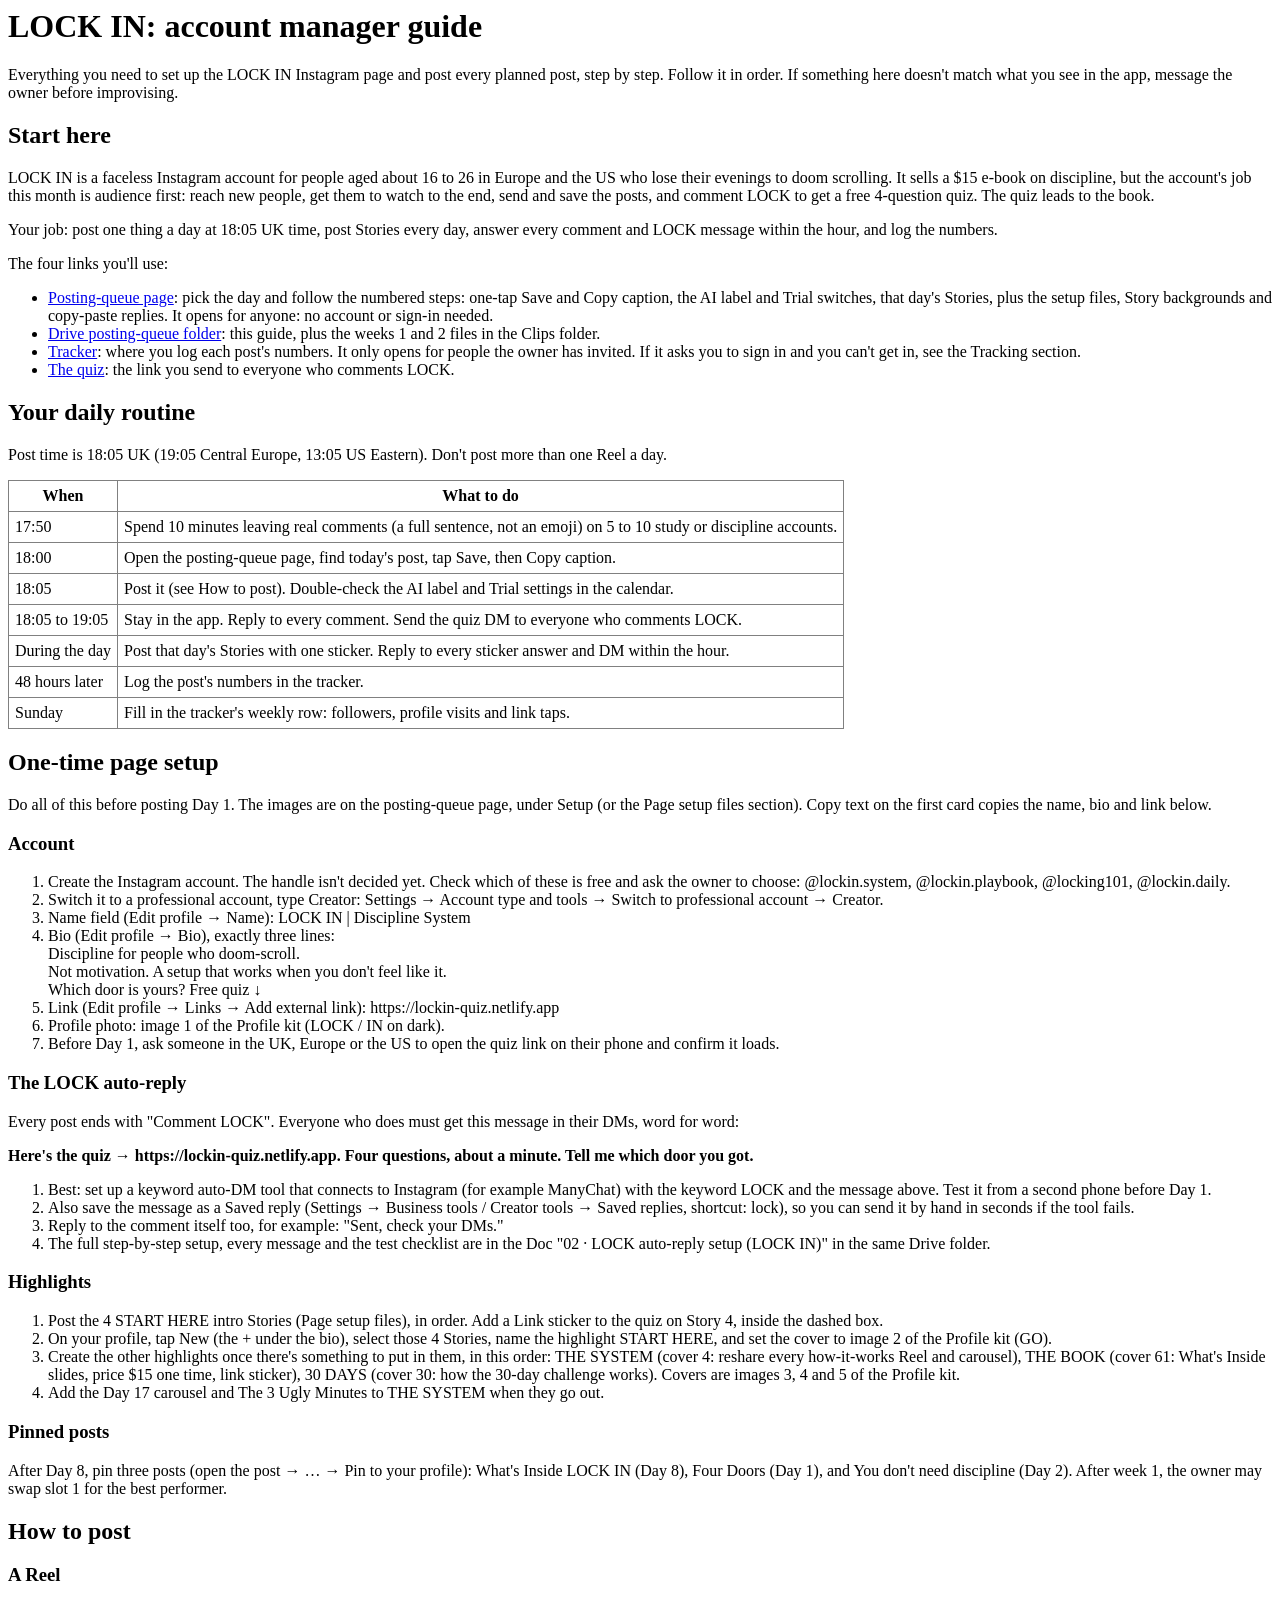
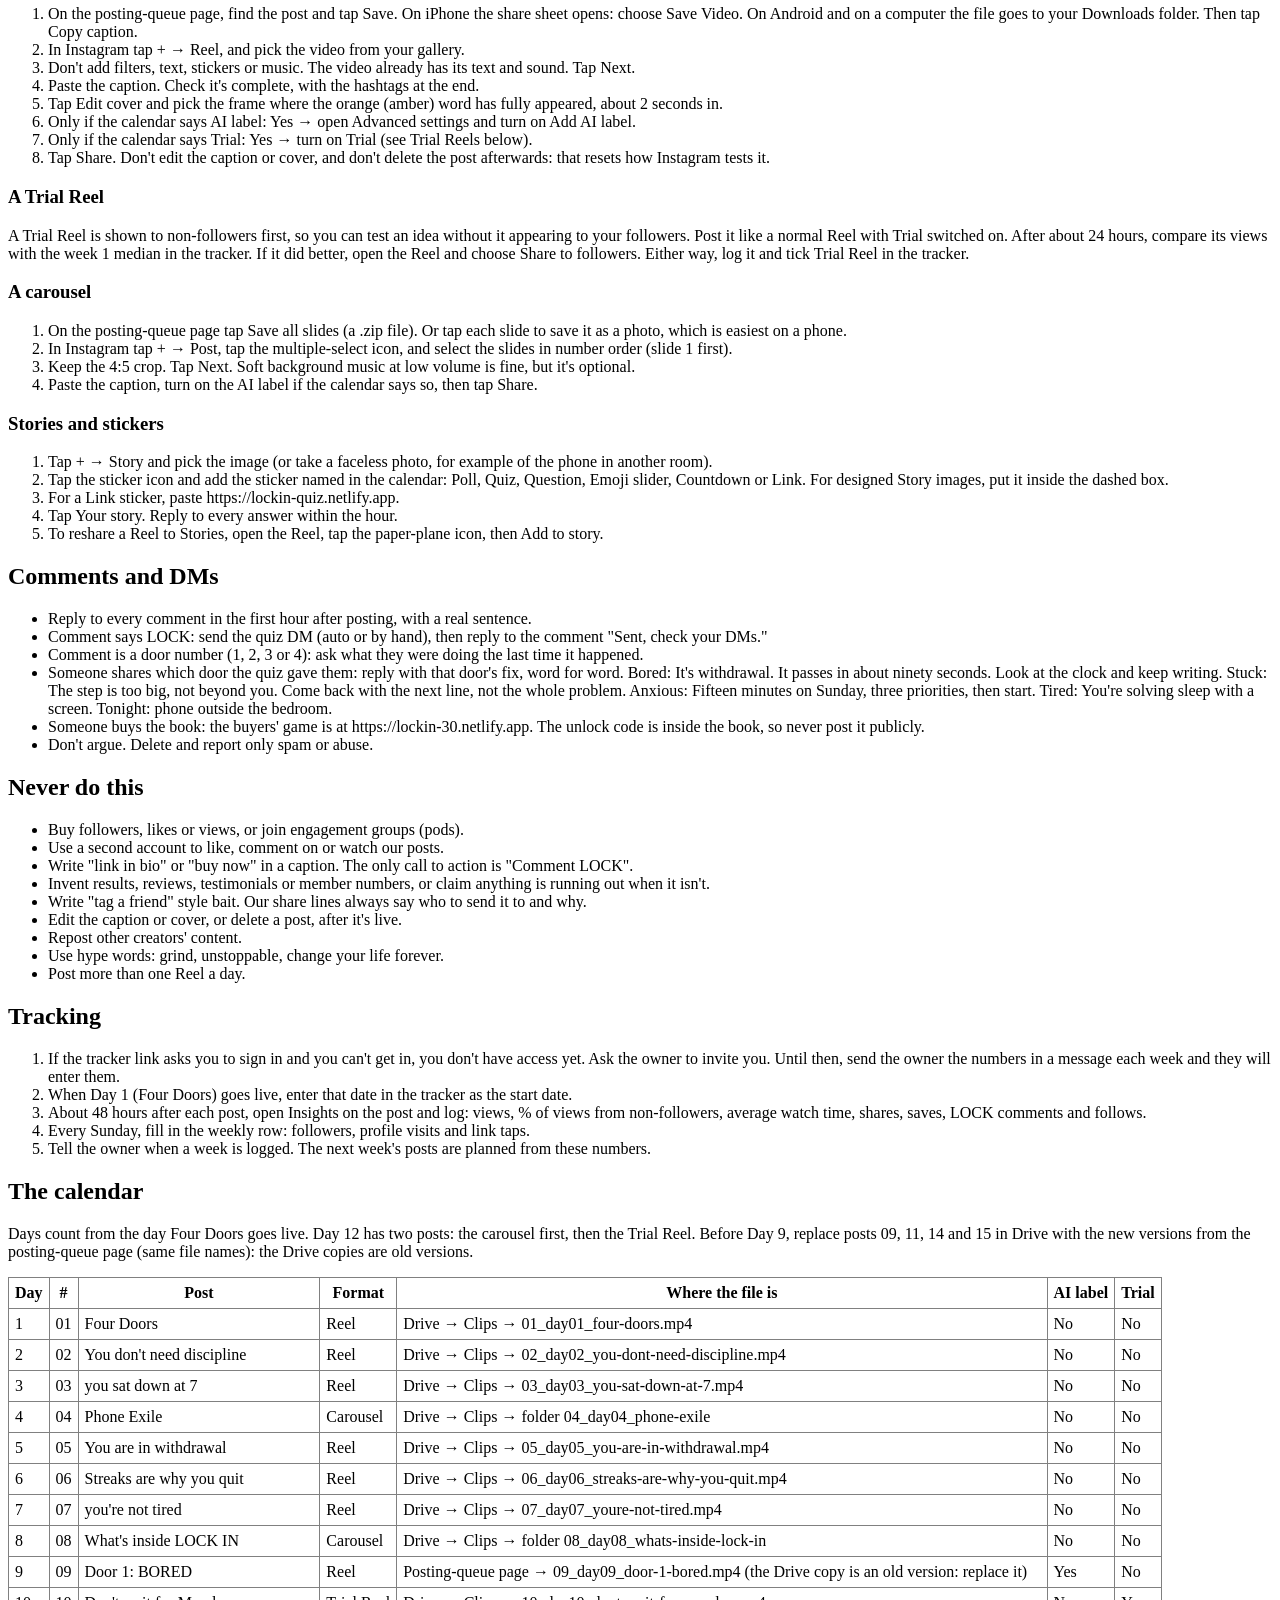
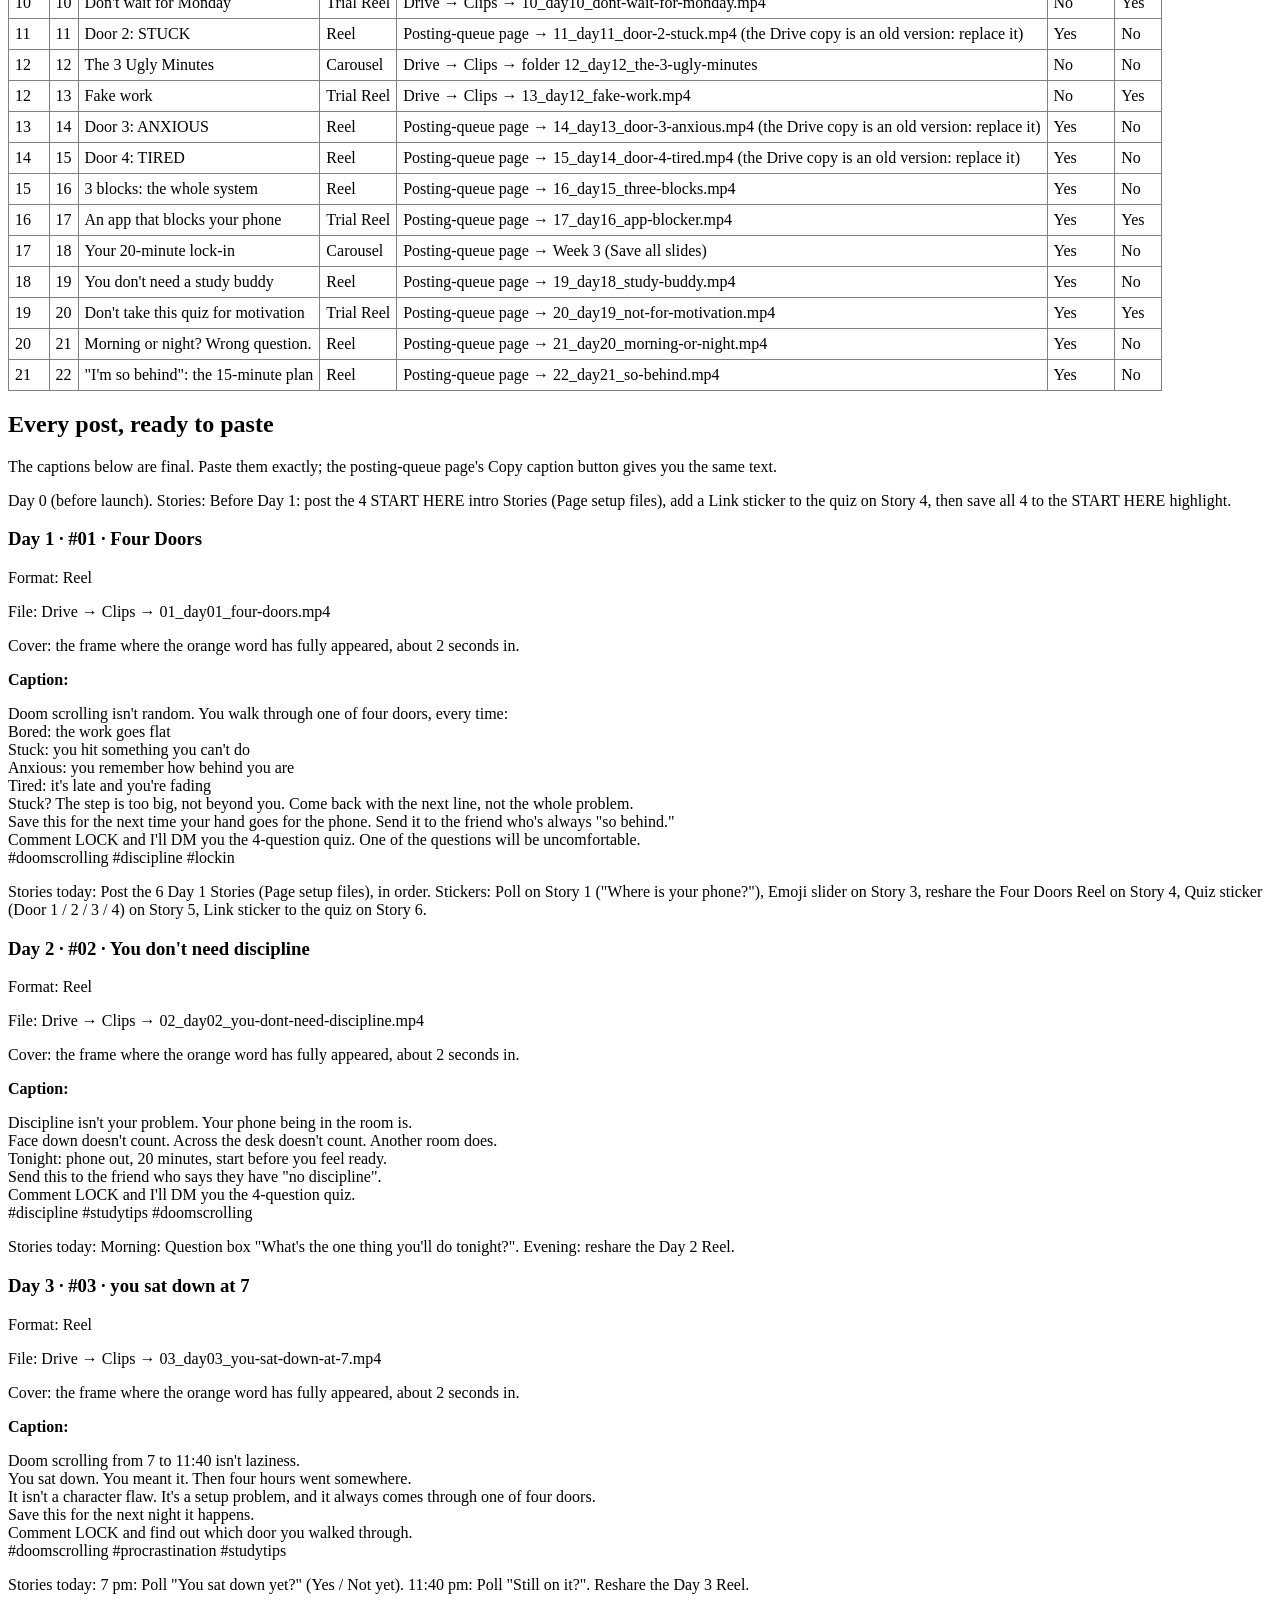
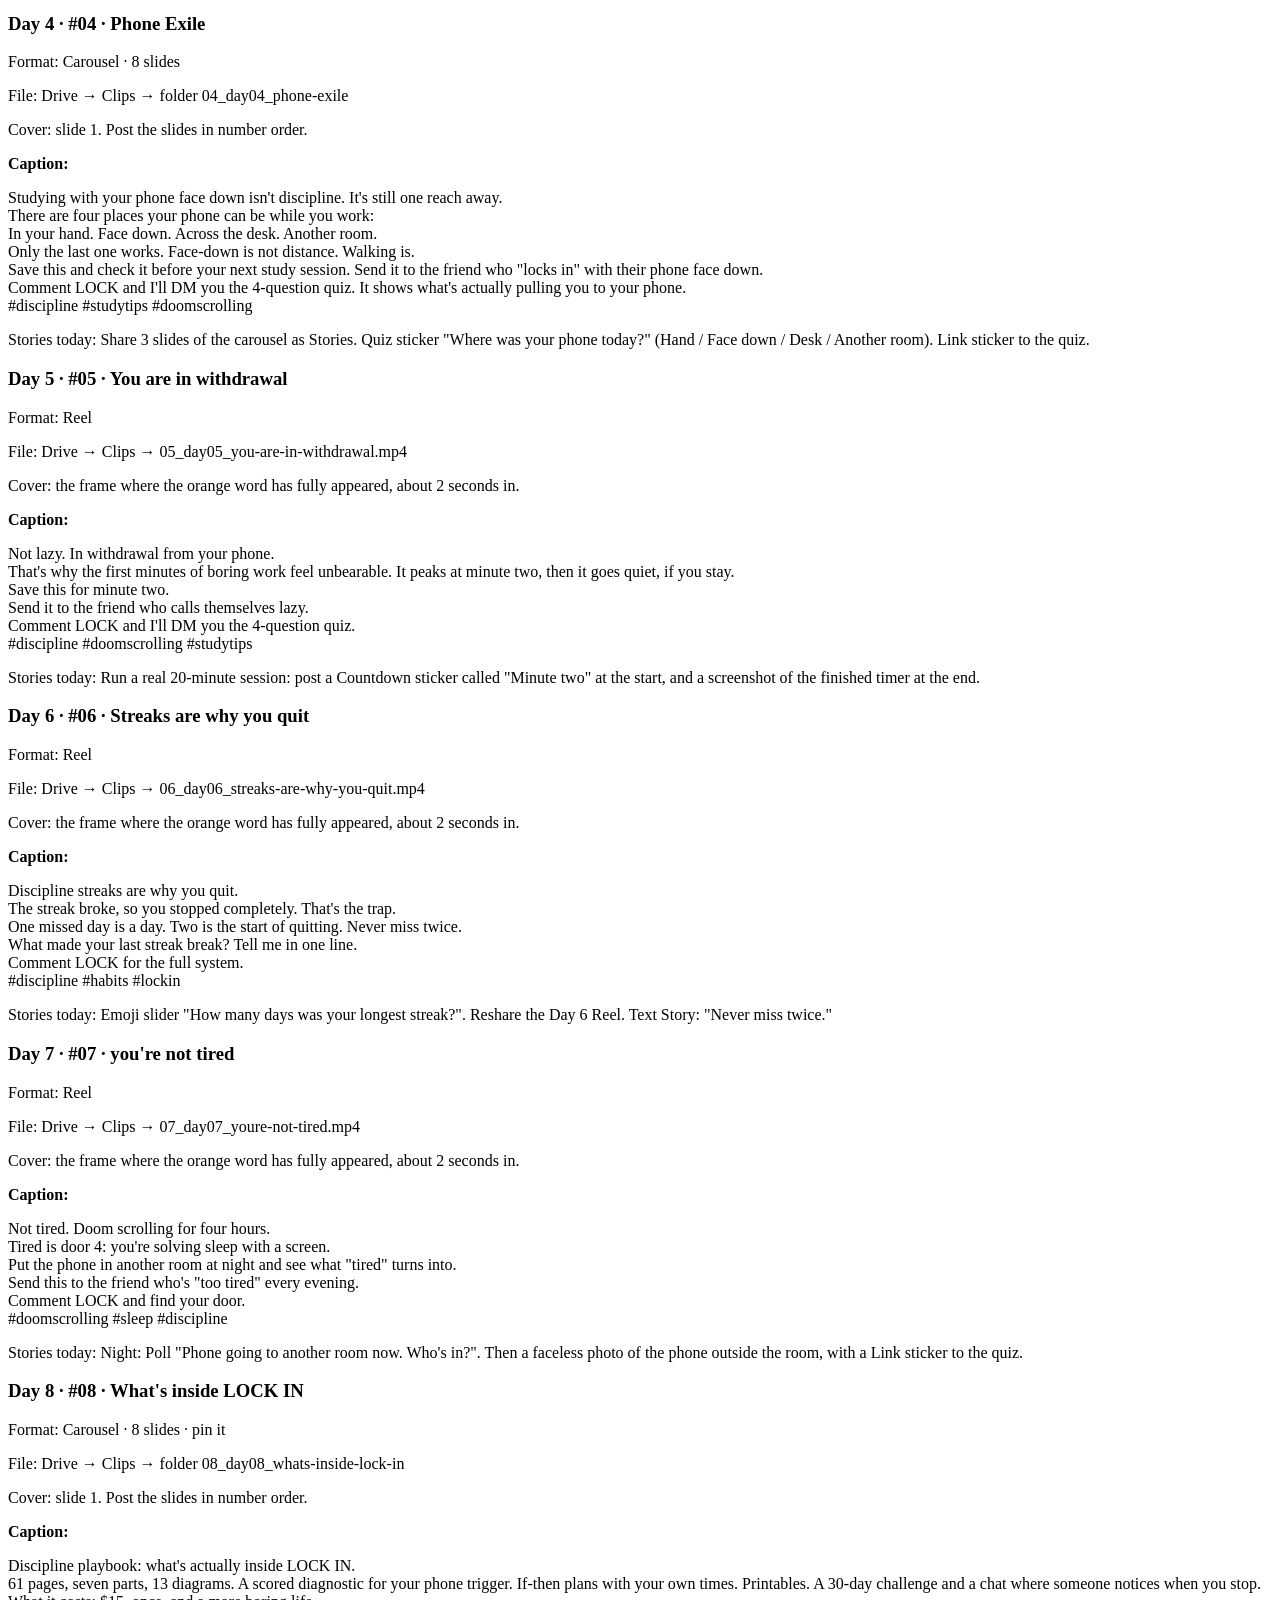
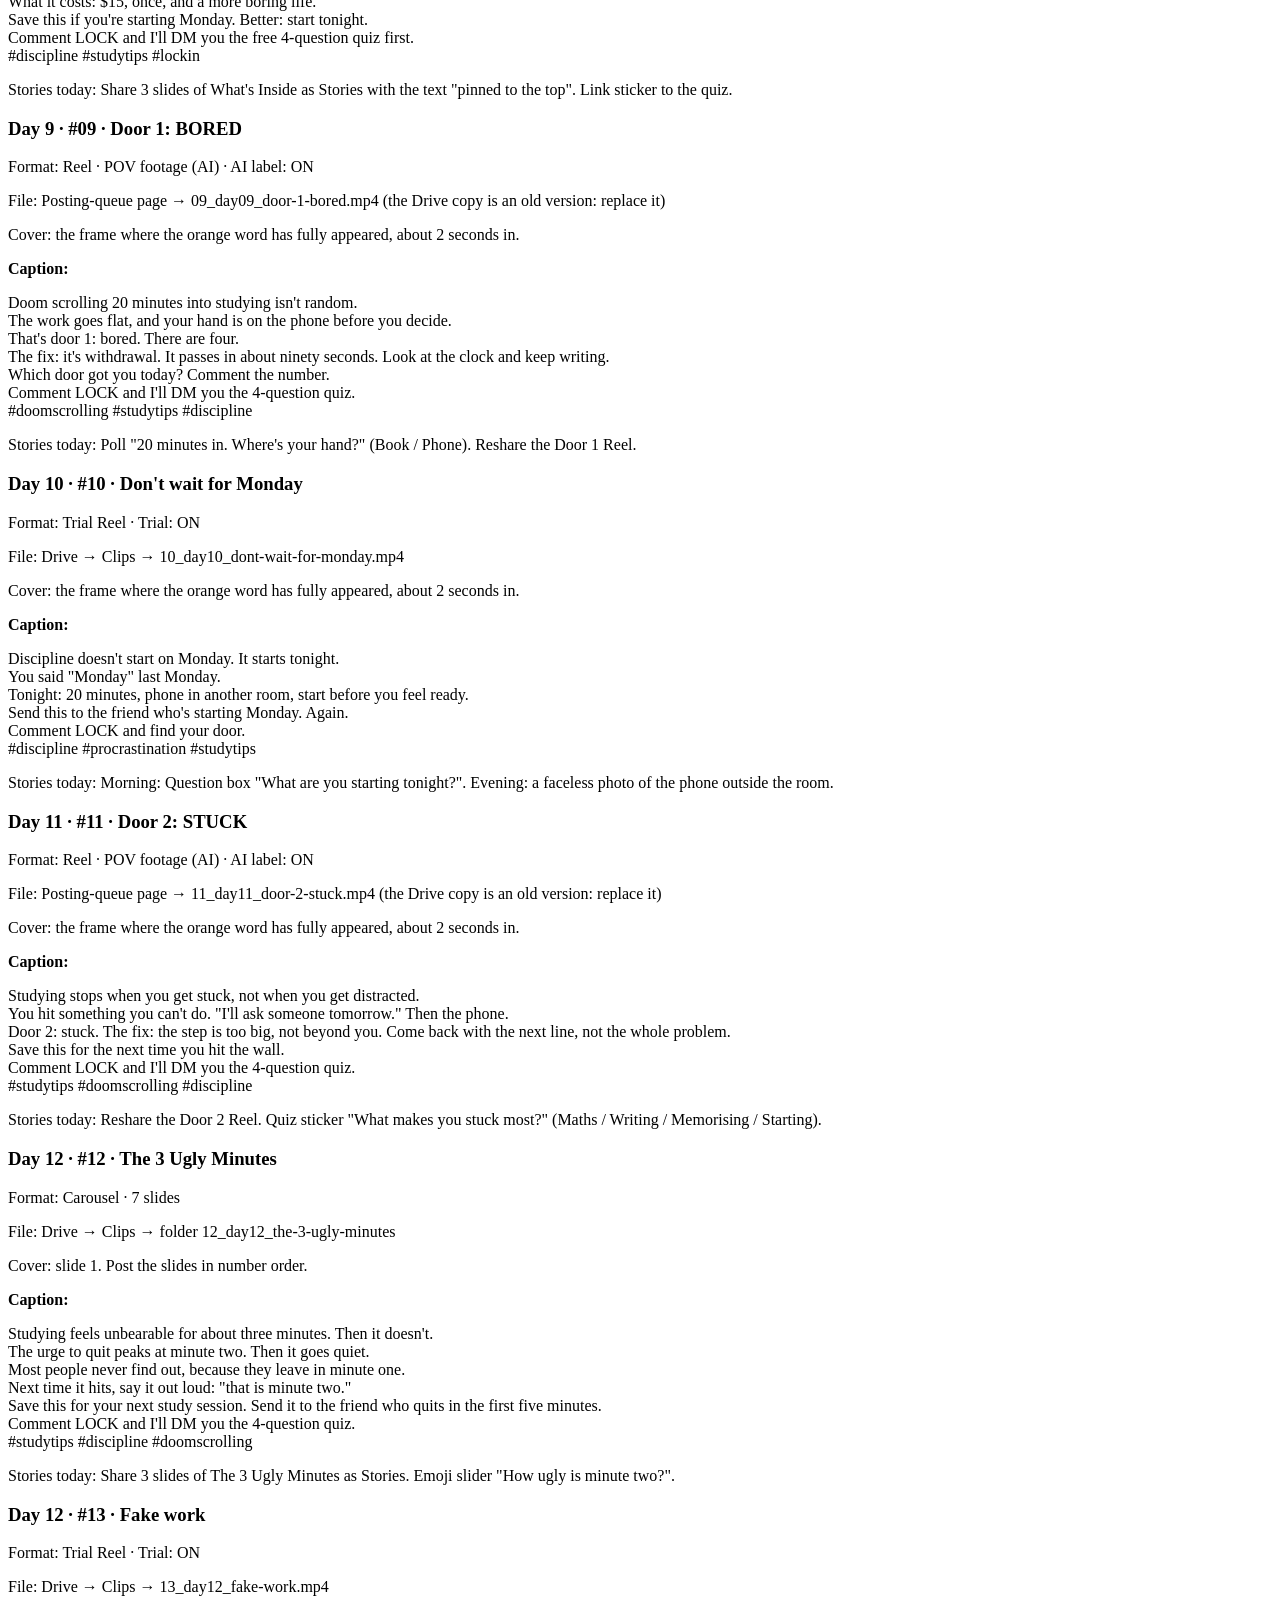
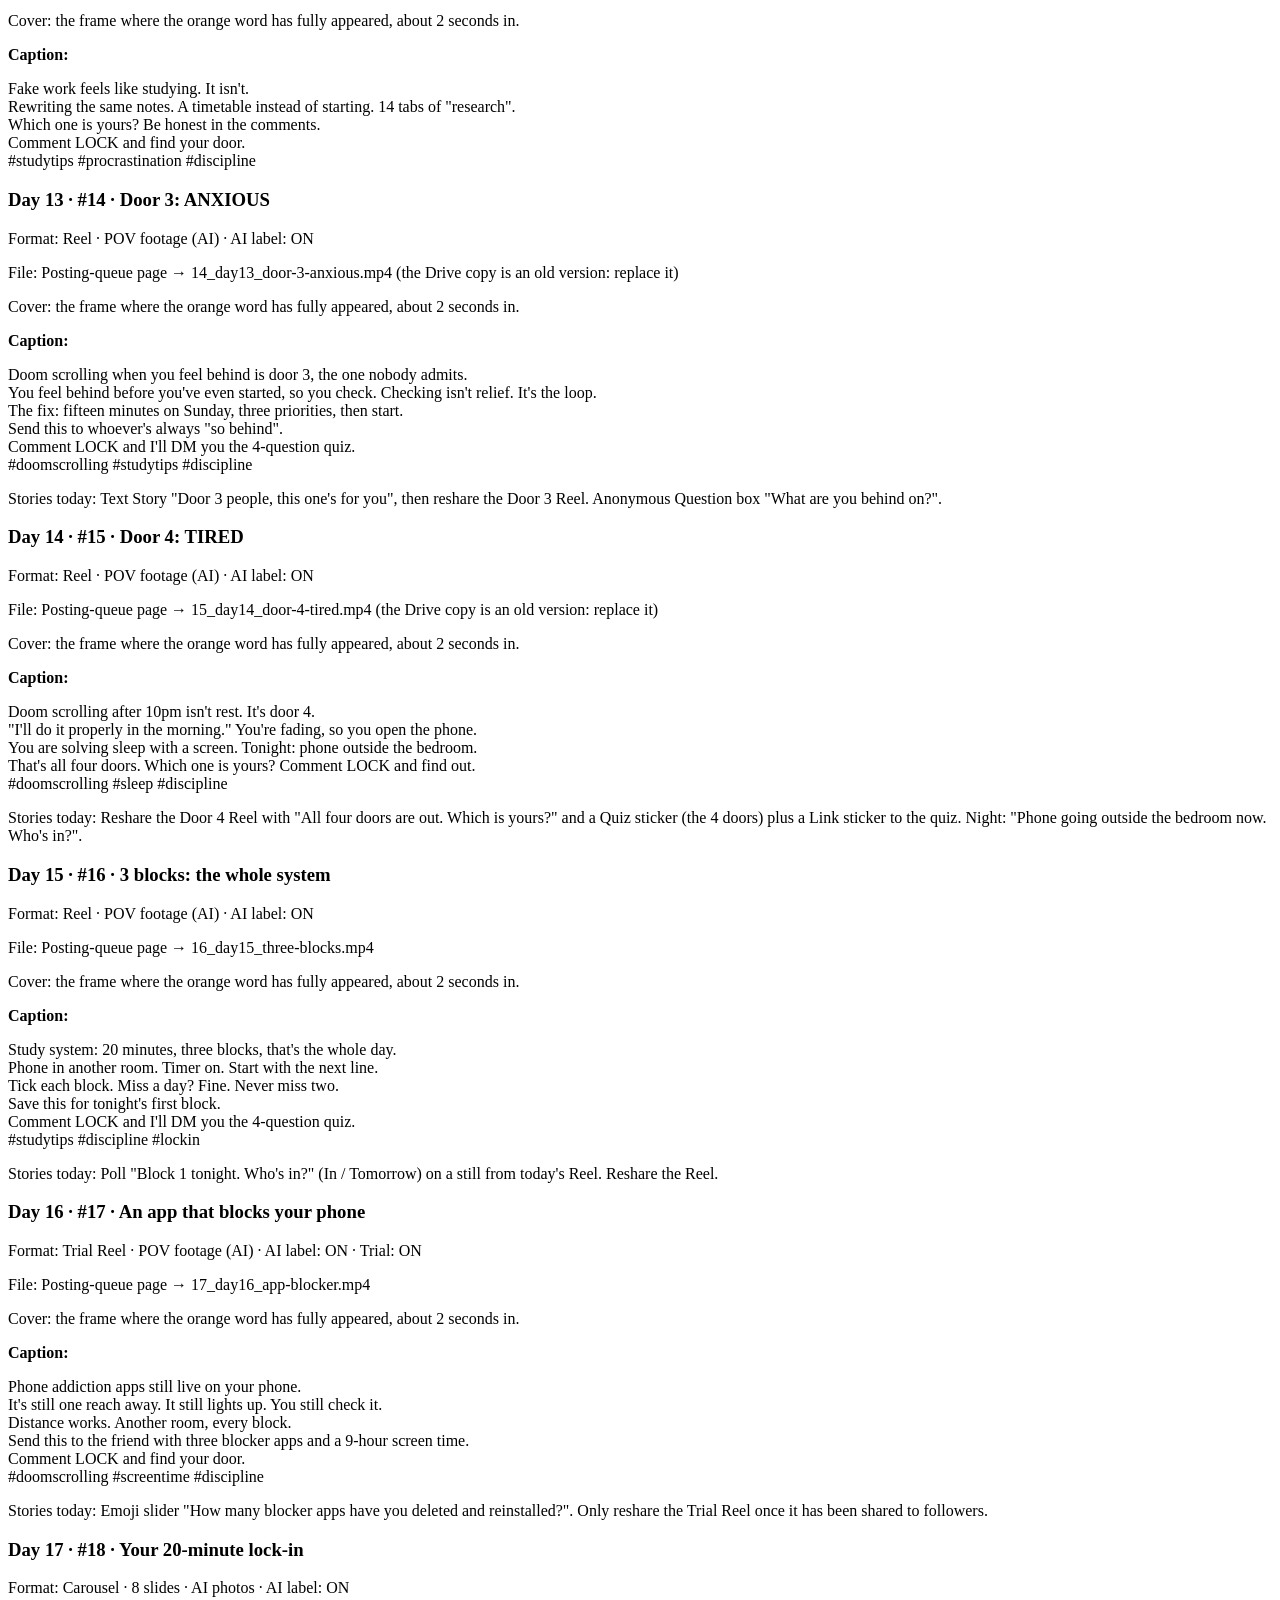
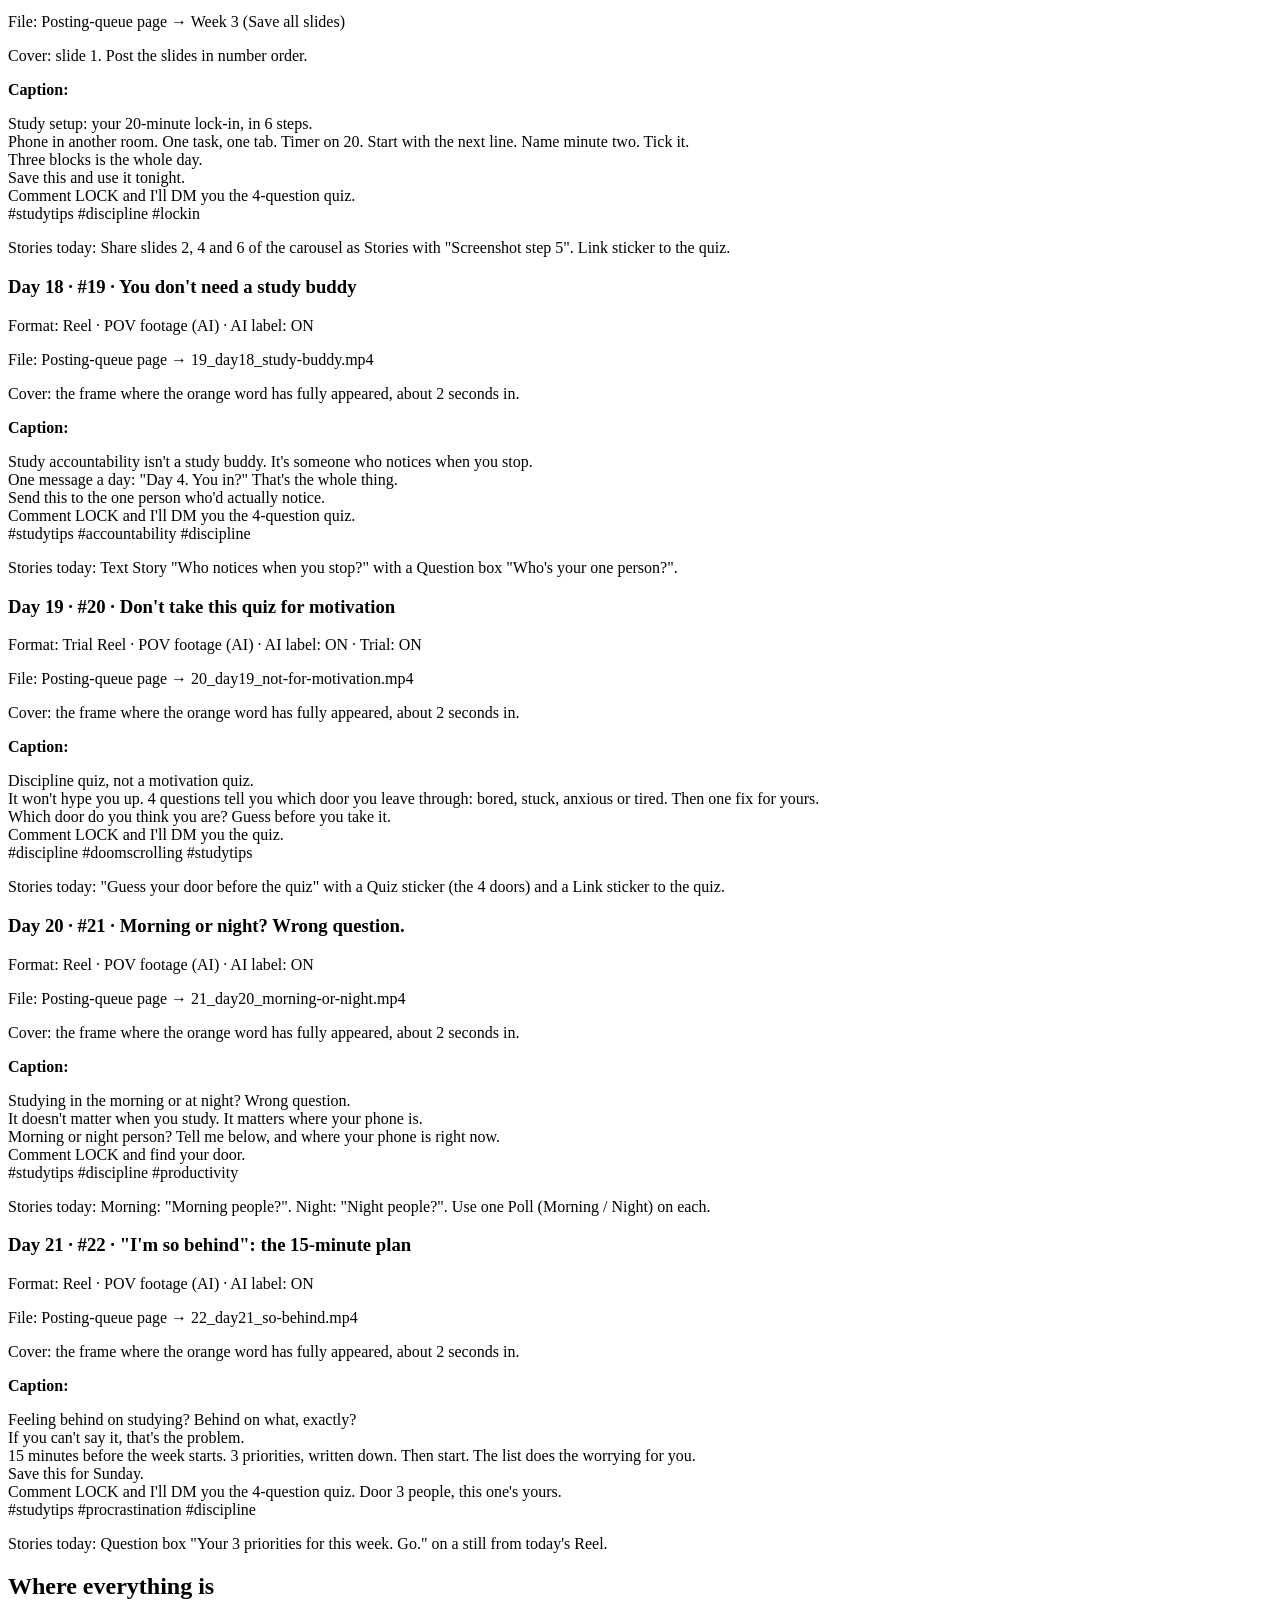
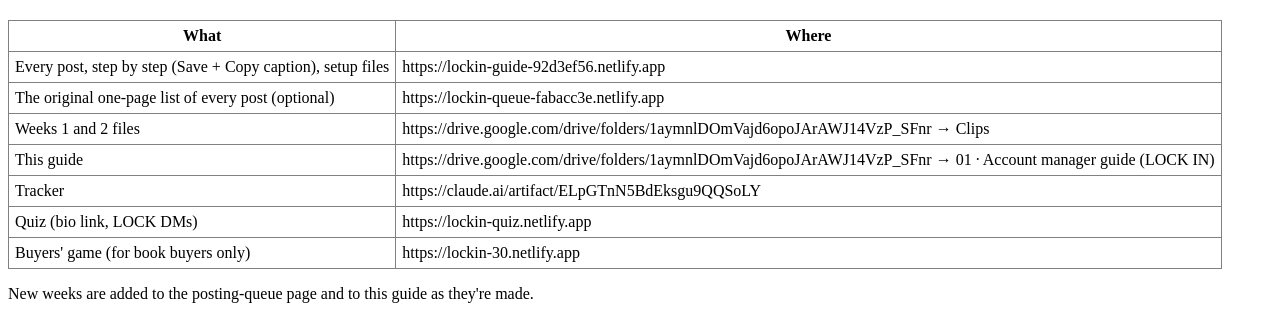
<file: outputs/lock-in/account-manager/account-manager-guide.html>
<html><body><h1>LOCK IN: account manager guide</h1>
<p>Everything you need to set up the LOCK IN Instagram page and post every planned post, step by step. Follow it in order. If something here doesn't match what you see in the app, message the owner before improvising.</p>
<h2>Start here</h2>
<p>LOCK IN is a faceless Instagram account for people aged about 16 to 26 in Europe and the US who lose their evenings to doom scrolling. It sells a $15 e-book on discipline, but the account's job this month is audience first: reach new people, get them to watch to the end, send and save the posts, and comment LOCK to get a free 4-question quiz. The quiz leads to the book.</p>
<p>Your job: post one thing a day at 18:05 UK time, post Stories every day, answer every comment and LOCK message within the hour, and log the numbers.</p>
<p>The four links you'll use:</p>
<ul><li><a href="https://lockin-guide-92d3ef56.netlify.app">Posting-queue page</a>: pick the day and follow the numbered steps: one-tap Save and Copy caption, the AI label and Trial switches, that day's Stories, plus the setup files, Story backgrounds and copy-paste replies. It opens for anyone: no account or sign-in needed.</li><li><a href="https://drive.google.com/drive/folders/1aymnlDOmVajd6opoJArAWJ14VzP_SFnr">Drive posting-queue folder</a>: this guide, plus the weeks 1 and 2 files in the Clips folder.</li><li><a href="https://claude.ai/artifact/ELpGTnN5BdEksgu9QQSoLY">Tracker</a>: where you log each post's numbers. It only opens for people the owner has invited. If it asks you to sign in and you can't get in, see the Tracking section.</li><li><a href="https://lockin-quiz.netlify.app">The quiz</a>: the link you send to everyone who comments LOCK.</li></ul>
<h2>Your daily routine</h2>
<p>Post time is 18:05 UK (19:05 Central Europe, 13:05 US Eastern). Don't post more than one Reel a day.</p>
<table border="1" cellpadding="6" style="border-collapse:collapse"><tr><th>When</th><th>What to do</th></tr><tr><td>17:50</td><td>Spend 10 minutes leaving real comments (a full sentence, not an emoji) on 5 to 10 study or discipline accounts.</td></tr><tr><td>18:00</td><td>Open the posting-queue page, find today's post, tap Save, then Copy caption.</td></tr><tr><td>18:05</td><td>Post it (see How to post). Double-check the AI label and Trial settings in the calendar.</td></tr><tr><td>18:05 to 19:05</td><td>Stay in the app. Reply to every comment. Send the quiz DM to everyone who comments LOCK.</td></tr><tr><td>During the day</td><td>Post that day's Stories with one sticker. Reply to every sticker answer and DM within the hour.</td></tr><tr><td>48 hours later</td><td>Log the post's numbers in the tracker.</td></tr><tr><td>Sunday</td><td>Fill in the tracker's weekly row: followers, profile visits and link taps.</td></tr></table>
<h2>One-time page setup</h2>
<p>Do all of this before posting Day 1. The images are on the posting-queue page, under Setup (or the Page setup files section). Copy text on the first card copies the name, bio and link below.</p>
<h3>Account</h3>
<ol><li>Create the Instagram account. The handle isn't decided yet. Check which of these is free and ask the owner to choose: @lockin.system, @lockin.playbook, @locking101, @lockin.daily.</li><li>Switch it to a professional account, type Creator: Settings → Account type and tools → Switch to professional account → Creator.</li><li>Name field (Edit profile → Name): LOCK IN | Discipline System</li><li>Bio (Edit profile → Bio), exactly three lines:<br>Discipline for people who doom-scroll.<br>Not motivation. A setup that works when you don't feel like it.<br>Which door is yours? Free quiz ↓</li><li>Link (Edit profile → Links → Add external link): https://lockin-quiz.netlify.app</li><li>Profile photo: image 1 of the Profile kit (LOCK / IN on dark).</li><li>Before Day 1, ask someone in the UK, Europe or the US to open the quiz link on their phone and confirm it loads.</li></ol>
<h3>The LOCK auto-reply</h3>
<p>Every post ends with "Comment LOCK". Everyone who does must get this message in their DMs, word for word:</p>
<p><b>Here's the quiz → https://lockin-quiz.netlify.app. Four questions, about a minute. Tell me which door you got.</b></p>
<ol><li>Best: set up a keyword auto-DM tool that connects to Instagram (for example ManyChat) with the keyword LOCK and the message above. Test it from a second phone before Day 1.</li><li>Also save the message as a Saved reply (Settings → Business tools / Creator tools → Saved replies, shortcut: lock), so you can send it by hand in seconds if the tool fails.</li><li>Reply to the comment itself too, for example: "Sent, check your DMs."</li><li>The full step-by-step setup, every message and the test checklist are in the Doc "02 · LOCK auto-reply setup (LOCK IN)" in the same Drive folder.</li></ol>
<h3>Highlights</h3>
<ol><li>Post the 4 START HERE intro Stories (Page setup files), in order. Add a Link sticker to the quiz on Story 4, inside the dashed box.</li><li>On your profile, tap New (the + under the bio), select those 4 Stories, name the highlight START HERE, and set the cover to image 2 of the Profile kit (GO).</li><li>Create the other highlights once there's something to put in them, in this order: THE SYSTEM (cover 4: reshare every how-it-works Reel and carousel), THE BOOK (cover 61: What's Inside slides, price $15 one time, link sticker), 30 DAYS (cover 30: how the 30-day challenge works). Covers are images 3, 4 and 5 of the Profile kit.</li><li>Add the Day 17 carousel and The 3 Ugly Minutes to THE SYSTEM when they go out.</li></ol>
<h3>Pinned posts</h3>
<p>After Day 8, pin three posts (open the post → … → Pin to your profile): What's Inside LOCK IN (Day 8), Four Doors (Day 1), and You don't need discipline (Day 2). After week 1, the owner may swap slot 1 for the best performer.</p>
<h2>How to post</h2>
<h3>A Reel</h3>
<ol><li>On the posting-queue page, find the post and tap Save. On iPhone the share sheet opens: choose Save Video. On Android and on a computer the file goes to your Downloads folder. Then tap Copy caption.</li><li>In Instagram tap + → Reel, and pick the video from your gallery.</li><li>Don't add filters, text, stickers or music. The video already has its text and sound. Tap Next.</li><li>Paste the caption. Check it's complete, with the hashtags at the end.</li><li>Tap Edit cover and pick the frame where the orange (amber) word has fully appeared, about 2 seconds in.</li><li>Only if the calendar says AI label: Yes → open Advanced settings and turn on Add AI label.</li><li>Only if the calendar says Trial: Yes → turn on Trial (see Trial Reels below).</li><li>Tap Share. Don't edit the caption or cover, and don't delete the post afterwards: that resets how Instagram tests it.</li></ol>
<h3>A Trial Reel</h3>
<p>A Trial Reel is shown to non-followers first, so you can test an idea without it appearing to your followers. Post it like a normal Reel with Trial switched on. After about 24 hours, compare its views with the week 1 median in the tracker. If it did better, open the Reel and choose Share to followers. Either way, log it and tick Trial Reel in the tracker.</p>
<h3>A carousel</h3>
<ol><li>On the posting-queue page tap Save all slides (a .zip file). Or tap each slide to save it as a photo, which is easiest on a phone.</li><li>In Instagram tap + → Post, tap the multiple-select icon, and select the slides in number order (slide 1 first).</li><li>Keep the 4:5 crop. Tap Next. Soft background music at low volume is fine, but it's optional.</li><li>Paste the caption, turn on the AI label if the calendar says so, then tap Share.</li></ol>
<h3>Stories and stickers</h3>
<ol><li>Tap + → Story and pick the image (or take a faceless photo, for example of the phone in another room).</li><li>Tap the sticker icon and add the sticker named in the calendar: Poll, Quiz, Question, Emoji slider, Countdown or Link. For designed Story images, put it inside the dashed box.</li><li>For a Link sticker, paste https://lockin-quiz.netlify.app.</li><li>Tap Your story. Reply to every answer within the hour.</li><li>To reshare a Reel to Stories, open the Reel, tap the paper-plane icon, then Add to story.</li></ol>
<h2>Comments and DMs</h2>
<ul><li>Reply to every comment in the first hour after posting, with a real sentence.</li><li>Comment says LOCK: send the quiz DM (auto or by hand), then reply to the comment "Sent, check your DMs."</li><li>Comment is a door number (1, 2, 3 or 4): ask what they were doing the last time it happened.</li><li>Someone shares which door the quiz gave them: reply with that door's fix, word for word. Bored: It's withdrawal. It passes in about ninety seconds. Look at the clock and keep writing. Stuck: The step is too big, not beyond you. Come back with the next line, not the whole problem. Anxious: Fifteen minutes on Sunday, three priorities, then start. Tired: You're solving sleep with a screen. Tonight: phone outside the bedroom.</li><li>Someone buys the book: the buyers' game is at https://lockin-30.netlify.app. The unlock code is inside the book, so never post it publicly.</li><li>Don't argue. Delete and report only spam or abuse.</li></ul>
<h2>Never do this</h2>
<ul><li>Buy followers, likes or views, or join engagement groups (pods).</li><li>Use a second account to like, comment on or watch our posts.</li><li>Write "link in bio" or "buy now" in a caption. The only call to action is "Comment LOCK".</li><li>Invent results, reviews, testimonials or member numbers, or claim anything is running out when it isn't.</li><li>Write "tag a friend" style bait. Our share lines always say who to send it to and why.</li><li>Edit the caption or cover, or delete a post, after it's live.</li><li>Repost other creators' content.</li><li>Use hype words: grind, unstoppable, change your life forever.</li><li>Post more than one Reel a day.</li></ul>
<h2>Tracking</h2>
<ol><li>If the tracker link asks you to sign in and you can't get in, you don't have access yet. Ask the owner to invite you. Until then, send the owner the numbers in a message each week and they will enter them.</li><li>When Day 1 (Four Doors) goes live, enter that date in the tracker as the start date.</li><li>About 48 hours after each post, open Insights on the post and log: views, % of views from non-followers, average watch time, shares, saves, LOCK comments and follows.</li><li>Every Sunday, fill in the weekly row: followers, profile visits and link taps.</li><li>Tell the owner when a week is logged. The next week's posts are planned from these numbers.</li></ol>
<h2>The calendar</h2>
<p>Days count from the day Four Doors goes live. Day 12 has two posts: the carousel first, then the Trial Reel. Before Day 9, replace posts 09, 11, 14 and 15 in Drive with the new versions from the posting-queue page (same file names): the Drive copies are old versions.</p>
<table border="1" cellpadding="6" style="border-collapse:collapse"><tr><th>Day</th><th>#</th><th>Post</th><th>Format</th><th>Where the file is</th><th>AI label</th><th>Trial</th></tr><tr><td>1</td><td>01</td><td>Four Doors</td><td>Reel</td><td>Drive → Clips → 01_day01_four-doors.mp4</td><td>No</td><td>No</td></tr><tr><td>2</td><td>02</td><td>You don't need discipline</td><td>Reel</td><td>Drive → Clips → 02_day02_you-dont-need-discipline.mp4</td><td>No</td><td>No</td></tr><tr><td>3</td><td>03</td><td>you sat down at 7</td><td>Reel</td><td>Drive → Clips → 03_day03_you-sat-down-at-7.mp4</td><td>No</td><td>No</td></tr><tr><td>4</td><td>04</td><td>Phone Exile</td><td>Carousel</td><td>Drive → Clips → folder 04_day04_phone-exile</td><td>No</td><td>No</td></tr><tr><td>5</td><td>05</td><td>You are in withdrawal</td><td>Reel</td><td>Drive → Clips → 05_day05_you-are-in-withdrawal.mp4</td><td>No</td><td>No</td></tr><tr><td>6</td><td>06</td><td>Streaks are why you quit</td><td>Reel</td><td>Drive → Clips → 06_day06_streaks-are-why-you-quit.mp4</td><td>No</td><td>No</td></tr><tr><td>7</td><td>07</td><td>you're not tired</td><td>Reel</td><td>Drive → Clips → 07_day07_youre-not-tired.mp4</td><td>No</td><td>No</td></tr><tr><td>8</td><td>08</td><td>What's inside LOCK IN</td><td>Carousel</td><td>Drive → Clips → folder 08_day08_whats-inside-lock-in</td><td>No</td><td>No</td></tr><tr><td>9</td><td>09</td><td>Door 1: BORED</td><td>Reel</td><td>Posting-queue page → 09_day09_door-1-bored.mp4 (the Drive copy is an old version: replace it)</td><td>Yes</td><td>No</td></tr><tr><td>10</td><td>10</td><td>Don't wait for Monday</td><td>Trial Reel</td><td>Drive → Clips → 10_day10_dont-wait-for-monday.mp4</td><td>No</td><td>Yes</td></tr><tr><td>11</td><td>11</td><td>Door 2: STUCK</td><td>Reel</td><td>Posting-queue page → 11_day11_door-2-stuck.mp4 (the Drive copy is an old version: replace it)</td><td>Yes</td><td>No</td></tr><tr><td>12</td><td>12</td><td>The 3 Ugly Minutes</td><td>Carousel</td><td>Drive → Clips → folder 12_day12_the-3-ugly-minutes</td><td>No</td><td>No</td></tr><tr><td>12</td><td>13</td><td>Fake work</td><td>Trial Reel</td><td>Drive → Clips → 13_day12_fake-work.mp4</td><td>No</td><td>Yes</td></tr><tr><td>13</td><td>14</td><td>Door 3: ANXIOUS</td><td>Reel</td><td>Posting-queue page → 14_day13_door-3-anxious.mp4 (the Drive copy is an old version: replace it)</td><td>Yes</td><td>No</td></tr><tr><td>14</td><td>15</td><td>Door 4: TIRED</td><td>Reel</td><td>Posting-queue page → 15_day14_door-4-tired.mp4 (the Drive copy is an old version: replace it)</td><td>Yes</td><td>No</td></tr><tr><td>15</td><td>16</td><td>3 blocks: the whole system</td><td>Reel</td><td>Posting-queue page → 16_day15_three-blocks.mp4</td><td>Yes</td><td>No</td></tr><tr><td>16</td><td>17</td><td>An app that blocks your phone</td><td>Trial Reel</td><td>Posting-queue page → 17_day16_app-blocker.mp4</td><td>Yes</td><td>Yes</td></tr><tr><td>17</td><td>18</td><td>Your 20-minute lock-in</td><td>Carousel</td><td>Posting-queue page → Week 3 (Save all slides)</td><td>Yes</td><td>No</td></tr><tr><td>18</td><td>19</td><td>You don't need a study buddy</td><td>Reel</td><td>Posting-queue page → 19_day18_study-buddy.mp4</td><td>Yes</td><td>No</td></tr><tr><td>19</td><td>20</td><td>Don't take this quiz for motivation</td><td>Trial Reel</td><td>Posting-queue page → 20_day19_not-for-motivation.mp4</td><td>Yes</td><td>Yes</td></tr><tr><td>20</td><td>21</td><td>Morning or night? Wrong question.</td><td>Reel</td><td>Posting-queue page → 21_day20_morning-or-night.mp4</td><td>Yes</td><td>No</td></tr><tr><td>21</td><td>22</td><td>"I'm so behind": the 15-minute plan</td><td>Reel</td><td>Posting-queue page → 22_day21_so-behind.mp4</td><td>Yes</td><td>No</td></tr></table>
<h2>Every post, ready to paste</h2>
<p>The captions below are final. Paste them exactly; the posting-queue page's Copy caption button gives you the same text.</p>
<p>Day 0 (before launch). Stories: Before Day 1: post the 4 START HERE intro Stories (Page setup files), add a Link sticker to the quiz on Story 4, then save all 4 to the START HERE highlight.</p>
<h3>Day 1 · #01 · Four Doors</h3>
<p>Format: Reel</p>
<p>File: Drive → Clips → 01_day01_four-doors.mp4</p>
<p>Cover: the frame where the orange word has fully appeared, about 2 seconds in.</p>
<p><b>Caption:</b></p><p>Doom scrolling isn't random. You walk through one of four doors, every time:<br>Bored: the work goes flat<br>Stuck: you hit something you can't do<br>Anxious: you remember how behind you are<br>Tired: it's late and you're fading<br>Stuck? The step is too big, not beyond you. Come back with the next line, not the whole problem.<br>Save this for the next time your hand goes for the phone. Send it to the friend who's always "so behind."<br>Comment LOCK and I'll DM you the 4-question quiz. One of the questions will be uncomfortable.<br>#doomscrolling #discipline #lockin</p>
<p>Stories today: Post the 6 Day 1 Stories (Page setup files), in order. Stickers: Poll on Story 1 ("Where is your phone?"), Emoji slider on Story 3, reshare the Four Doors Reel on Story 4, Quiz sticker (Door 1 / 2 / 3 / 4) on Story 5, Link sticker to the quiz on Story 6.</p>
<h3>Day 2 · #02 · You don't need discipline</h3>
<p>Format: Reel</p>
<p>File: Drive → Clips → 02_day02_you-dont-need-discipline.mp4</p>
<p>Cover: the frame where the orange word has fully appeared, about 2 seconds in.</p>
<p><b>Caption:</b></p><p>Discipline isn't your problem. Your phone being in the room is.<br>Face down doesn't count. Across the desk doesn't count. Another room does.<br>Tonight: phone out, 20 minutes, start before you feel ready.<br>Send this to the friend who says they have "no discipline".<br>Comment LOCK and I'll DM you the 4-question quiz.<br>#discipline #studytips #doomscrolling</p>
<p>Stories today: Morning: Question box "What's the one thing you'll do tonight?". Evening: reshare the Day 2 Reel.</p>
<h3>Day 3 · #03 · you sat down at 7</h3>
<p>Format: Reel</p>
<p>File: Drive → Clips → 03_day03_you-sat-down-at-7.mp4</p>
<p>Cover: the frame where the orange word has fully appeared, about 2 seconds in.</p>
<p><b>Caption:</b></p><p>Doom scrolling from 7 to 11:40 isn't laziness.<br>You sat down. You meant it. Then four hours went somewhere.<br>It isn't a character flaw. It's a setup problem, and it always comes through one of four doors.<br>Save this for the next night it happens.<br>Comment LOCK and find out which door you walked through.<br>#doomscrolling #procrastination #studytips</p>
<p>Stories today: 7 pm: Poll "You sat down yet?" (Yes / Not yet). 11:40 pm: Poll "Still on it?". Reshare the Day 3 Reel.</p>
<h3>Day 4 · #04 · Phone Exile</h3>
<p>Format: Carousel · 8 slides</p>
<p>File: Drive → Clips → folder 04_day04_phone-exile</p>
<p>Cover: slide 1. Post the slides in number order.</p>
<p><b>Caption:</b></p><p>Studying with your phone face down isn't discipline. It's still one reach away.<br>There are four places your phone can be while you work:<br>In your hand. Face down. Across the desk. Another room.<br>Only the last one works. Face-down is not distance. Walking is.<br>Save this and check it before your next study session. Send it to the friend who "locks in" with their phone face down.<br>Comment LOCK and I'll DM you the 4-question quiz. It shows what's actually pulling you to your phone.<br>#discipline #studytips #doomscrolling</p>
<p>Stories today: Share 3 slides of the carousel as Stories. Quiz sticker "Where was your phone today?" (Hand / Face down / Desk / Another room). Link sticker to the quiz.</p>
<h3>Day 5 · #05 · You are in withdrawal</h3>
<p>Format: Reel</p>
<p>File: Drive → Clips → 05_day05_you-are-in-withdrawal.mp4</p>
<p>Cover: the frame where the orange word has fully appeared, about 2 seconds in.</p>
<p><b>Caption:</b></p><p>Not lazy. In withdrawal from your phone.<br>That's why the first minutes of boring work feel unbearable. It peaks at minute two, then it goes quiet, if you stay.<br>Save this for minute two.<br>Send it to the friend who calls themselves lazy.<br>Comment LOCK and I'll DM you the 4-question quiz.<br>#discipline #doomscrolling #studytips</p>
<p>Stories today: Run a real 20-minute session: post a Countdown sticker called "Minute two" at the start, and a screenshot of the finished timer at the end.</p>
<h3>Day 6 · #06 · Streaks are why you quit</h3>
<p>Format: Reel</p>
<p>File: Drive → Clips → 06_day06_streaks-are-why-you-quit.mp4</p>
<p>Cover: the frame where the orange word has fully appeared, about 2 seconds in.</p>
<p><b>Caption:</b></p><p>Discipline streaks are why you quit.<br>The streak broke, so you stopped completely. That's the trap.<br>One missed day is a day. Two is the start of quitting. Never miss twice.<br>What made your last streak break? Tell me in one line.<br>Comment LOCK for the full system.<br>#discipline #habits #lockin</p>
<p>Stories today: Emoji slider "How many days was your longest streak?". Reshare the Day 6 Reel. Text Story: "Never miss twice."</p>
<h3>Day 7 · #07 · you're not tired</h3>
<p>Format: Reel</p>
<p>File: Drive → Clips → 07_day07_youre-not-tired.mp4</p>
<p>Cover: the frame where the orange word has fully appeared, about 2 seconds in.</p>
<p><b>Caption:</b></p><p>Not tired. Doom scrolling for four hours.<br>Tired is door 4: you're solving sleep with a screen.<br>Put the phone in another room at night and see what "tired" turns into.<br>Send this to the friend who's "too tired" every evening.<br>Comment LOCK and find your door.<br>#doomscrolling #sleep #discipline</p>
<p>Stories today: Night: Poll "Phone going to another room now. Who's in?". Then a faceless photo of the phone outside the room, with a Link sticker to the quiz.</p>
<h3>Day 8 · #08 · What's inside LOCK IN</h3>
<p>Format: Carousel · 8 slides · pin it</p>
<p>File: Drive → Clips → folder 08_day08_whats-inside-lock-in</p>
<p>Cover: slide 1. Post the slides in number order.</p>
<p><b>Caption:</b></p><p>Discipline playbook: what's actually inside LOCK IN.<br>61 pages, seven parts, 13 diagrams. A scored diagnostic for your phone trigger. If-then plans with your own times. Printables. A 30-day challenge and a chat where someone notices when you stop.<br>What it costs: $15, once, and a more boring life.<br>Save this if you're starting Monday. Better: start tonight.<br>Comment LOCK and I'll DM you the free 4-question quiz first.<br>#discipline #studytips #lockin</p>
<p>Stories today: Share 3 slides of What's Inside as Stories with the text "pinned to the top". Link sticker to the quiz.</p>
<h3>Day 9 · #09 · Door 1: BORED</h3>
<p>Format: Reel · POV footage (AI) · AI label: ON</p>
<p>File: Posting-queue page → 09_day09_door-1-bored.mp4 (the Drive copy is an old version: replace it)</p>
<p>Cover: the frame where the orange word has fully appeared, about 2 seconds in.</p>
<p><b>Caption:</b></p><p>Doom scrolling 20 minutes into studying isn't random.<br>The work goes flat, and your hand is on the phone before you decide.<br>That's door 1: bored. There are four.<br>The fix: it's withdrawal. It passes in about ninety seconds. Look at the clock and keep writing.<br>Which door got you today? Comment the number.<br>Comment LOCK and I'll DM you the 4-question quiz.<br>#doomscrolling #studytips #discipline</p>
<p>Stories today: Poll "20 minutes in. Where's your hand?" (Book / Phone). Reshare the Door 1 Reel.</p>
<h3>Day 10 · #10 · Don't wait for Monday</h3>
<p>Format: Trial Reel · Trial: ON</p>
<p>File: Drive → Clips → 10_day10_dont-wait-for-monday.mp4</p>
<p>Cover: the frame where the orange word has fully appeared, about 2 seconds in.</p>
<p><b>Caption:</b></p><p>Discipline doesn't start on Monday. It starts tonight.<br>You said "Monday" last Monday.<br>Tonight: 20 minutes, phone in another room, start before you feel ready.<br>Send this to the friend who's starting Monday. Again.<br>Comment LOCK and find your door.<br>#discipline #procrastination #studytips</p>
<p>Stories today: Morning: Question box "What are you starting tonight?". Evening: a faceless photo of the phone outside the room.</p>
<h3>Day 11 · #11 · Door 2: STUCK</h3>
<p>Format: Reel · POV footage (AI) · AI label: ON</p>
<p>File: Posting-queue page → 11_day11_door-2-stuck.mp4 (the Drive copy is an old version: replace it)</p>
<p>Cover: the frame where the orange word has fully appeared, about 2 seconds in.</p>
<p><b>Caption:</b></p><p>Studying stops when you get stuck, not when you get distracted.<br>You hit something you can't do. "I'll ask someone tomorrow." Then the phone.<br>Door 2: stuck. The fix: the step is too big, not beyond you. Come back with the next line, not the whole problem.<br>Save this for the next time you hit the wall.<br>Comment LOCK and I'll DM you the 4-question quiz.<br>#studytips #doomscrolling #discipline</p>
<p>Stories today: Reshare the Door 2 Reel. Quiz sticker "What makes you stuck most?" (Maths / Writing / Memorising / Starting).</p>
<h3>Day 12 · #12 · The 3 Ugly Minutes</h3>
<p>Format: Carousel · 7 slides</p>
<p>File: Drive → Clips → folder 12_day12_the-3-ugly-minutes</p>
<p>Cover: slide 1. Post the slides in number order.</p>
<p><b>Caption:</b></p><p>Studying feels unbearable for about three minutes. Then it doesn't.<br>The urge to quit peaks at minute two. Then it goes quiet.<br>Most people never find out, because they leave in minute one.<br>Next time it hits, say it out loud: "that is minute two."<br>Save this for your next study session. Send it to the friend who quits in the first five minutes.<br>Comment LOCK and I'll DM you the 4-question quiz.<br>#studytips #discipline #doomscrolling</p>
<p>Stories today: Share 3 slides of The 3 Ugly Minutes as Stories. Emoji slider "How ugly is minute two?".</p>
<h3>Day 12 · #13 · Fake work</h3>
<p>Format: Trial Reel · Trial: ON</p>
<p>File: Drive → Clips → 13_day12_fake-work.mp4</p>
<p>Cover: the frame where the orange word has fully appeared, about 2 seconds in.</p>
<p><b>Caption:</b></p><p>Fake work feels like studying. It isn't.<br>Rewriting the same notes. A timetable instead of starting. 14 tabs of "research".<br>Which one is yours? Be honest in the comments.<br>Comment LOCK and find your door.<br>#studytips #procrastination #discipline</p>
<h3>Day 13 · #14 · Door 3: ANXIOUS</h3>
<p>Format: Reel · POV footage (AI) · AI label: ON</p>
<p>File: Posting-queue page → 14_day13_door-3-anxious.mp4 (the Drive copy is an old version: replace it)</p>
<p>Cover: the frame where the orange word has fully appeared, about 2 seconds in.</p>
<p><b>Caption:</b></p><p>Doom scrolling when you feel behind is door 3, the one nobody admits.<br>You feel behind before you've even started, so you check. Checking isn't relief. It's the loop.<br>The fix: fifteen minutes on Sunday, three priorities, then start.<br>Send this to whoever's always "so behind".<br>Comment LOCK and I'll DM you the 4-question quiz.<br>#doomscrolling #studytips #discipline</p>
<p>Stories today: Text Story "Door 3 people, this one's for you", then reshare the Door 3 Reel. Anonymous Question box "What are you behind on?".</p>
<h3>Day 14 · #15 · Door 4: TIRED</h3>
<p>Format: Reel · POV footage (AI) · AI label: ON</p>
<p>File: Posting-queue page → 15_day14_door-4-tired.mp4 (the Drive copy is an old version: replace it)</p>
<p>Cover: the frame where the orange word has fully appeared, about 2 seconds in.</p>
<p><b>Caption:</b></p><p>Doom scrolling after 10pm isn't rest. It's door 4.<br>"I'll do it properly in the morning." You're fading, so you open the phone.<br>You are solving sleep with a screen. Tonight: phone outside the bedroom.<br>That's all four doors. Which one is yours? Comment LOCK and find out.<br>#doomscrolling #sleep #discipline</p>
<p>Stories today: Reshare the Door 4 Reel with "All four doors are out. Which is yours?" and a Quiz sticker (the 4 doors) plus a Link sticker to the quiz. Night: "Phone going outside the bedroom now. Who's in?".</p>
<h3>Day 15 · #16 · 3 blocks: the whole system</h3>
<p>Format: Reel · POV footage (AI) · AI label: ON</p>
<p>File: Posting-queue page → 16_day15_three-blocks.mp4</p>
<p>Cover: the frame where the orange word has fully appeared, about 2 seconds in.</p>
<p><b>Caption:</b></p><p>Study system: 20 minutes, three blocks, that's the whole day.<br>Phone in another room. Timer on. Start with the next line.<br>Tick each block. Miss a day? Fine. Never miss two.<br>Save this for tonight's first block.<br>Comment LOCK and I'll DM you the 4-question quiz.<br>#studytips #discipline #lockin</p>
<p>Stories today: Poll "Block 1 tonight. Who's in?" (In / Tomorrow) on a still from today's Reel. Reshare the Reel.</p>
<h3>Day 16 · #17 · An app that blocks your phone</h3>
<p>Format: Trial Reel · POV footage (AI) · AI label: ON · Trial: ON</p>
<p>File: Posting-queue page → 17_day16_app-blocker.mp4</p>
<p>Cover: the frame where the orange word has fully appeared, about 2 seconds in.</p>
<p><b>Caption:</b></p><p>Phone addiction apps still live on your phone.<br>It's still one reach away. It still lights up. You still check it.<br>Distance works. Another room, every block.<br>Send this to the friend with three blocker apps and a 9-hour screen time.<br>Comment LOCK and find your door.<br>#doomscrolling #screentime #discipline</p>
<p>Stories today: Emoji slider "How many blocker apps have you deleted and reinstalled?". Only reshare the Trial Reel once it has been shared to followers.</p>
<h3>Day 17 · #18 · Your 20-minute lock-in</h3>
<p>Format: Carousel · 8 slides · AI photos · AI label: ON</p>
<p>File: Posting-queue page → Week 3 (Save all slides)</p>
<p>Cover: slide 1. Post the slides in number order.</p>
<p><b>Caption:</b></p><p>Study setup: your 20-minute lock-in, in 6 steps.<br>Phone in another room. One task, one tab. Timer on 20. Start with the next line. Name minute two. Tick it.<br>Three blocks is the whole day.<br>Save this and use it tonight.<br>Comment LOCK and I'll DM you the 4-question quiz.<br>#studytips #discipline #lockin</p>
<p>Stories today: Share slides 2, 4 and 6 of the carousel as Stories with "Screenshot step 5". Link sticker to the quiz.</p>
<h3>Day 18 · #19 · You don't need a study buddy</h3>
<p>Format: Reel · POV footage (AI) · AI label: ON</p>
<p>File: Posting-queue page → 19_day18_study-buddy.mp4</p>
<p>Cover: the frame where the orange word has fully appeared, about 2 seconds in.</p>
<p><b>Caption:</b></p><p>Study accountability isn't a study buddy. It's someone who notices when you stop.<br>One message a day: "Day 4. You in?" That's the whole thing.<br>Send this to the one person who'd actually notice.<br>Comment LOCK and I'll DM you the 4-question quiz.<br>#studytips #accountability #discipline</p>
<p>Stories today: Text Story "Who notices when you stop?" with a Question box "Who's your one person?".</p>
<h3>Day 19 · #20 · Don't take this quiz for motivation</h3>
<p>Format: Trial Reel · POV footage (AI) · AI label: ON · Trial: ON</p>
<p>File: Posting-queue page → 20_day19_not-for-motivation.mp4</p>
<p>Cover: the frame where the orange word has fully appeared, about 2 seconds in.</p>
<p><b>Caption:</b></p><p>Discipline quiz, not a motivation quiz.<br>It won't hype you up. 4 questions tell you which door you leave through: bored, stuck, anxious or tired. Then one fix for yours.<br>Which door do you think you are? Guess before you take it.<br>Comment LOCK and I'll DM you the quiz.<br>#discipline #doomscrolling #studytips</p>
<p>Stories today: "Guess your door before the quiz" with a Quiz sticker (the 4 doors) and a Link sticker to the quiz.</p>
<h3>Day 20 · #21 · Morning or night? Wrong question.</h3>
<p>Format: Reel · POV footage (AI) · AI label: ON</p>
<p>File: Posting-queue page → 21_day20_morning-or-night.mp4</p>
<p>Cover: the frame where the orange word has fully appeared, about 2 seconds in.</p>
<p><b>Caption:</b></p><p>Studying in the morning or at night? Wrong question.<br>It doesn't matter when you study. It matters where your phone is.<br>Morning or night person? Tell me below, and where your phone is right now.<br>Comment LOCK and find your door.<br>#studytips #discipline #productivity</p>
<p>Stories today: Morning: "Morning people?". Night: "Night people?". Use one Poll (Morning / Night) on each.</p>
<h3>Day 21 · #22 · "I'm so behind": the 15-minute plan</h3>
<p>Format: Reel · POV footage (AI) · AI label: ON</p>
<p>File: Posting-queue page → 22_day21_so-behind.mp4</p>
<p>Cover: the frame where the orange word has fully appeared, about 2 seconds in.</p>
<p><b>Caption:</b></p><p>Feeling behind on studying? Behind on what, exactly?<br>If you can't say it, that's the problem.<br>15 minutes before the week starts. 3 priorities, written down. Then start. The list does the worrying for you.<br>Save this for Sunday.<br>Comment LOCK and I'll DM you the 4-question quiz. Door 3 people, this one's yours.<br>#studytips #procrastination #discipline</p>
<p>Stories today: Question box "Your 3 priorities for this week. Go." on a still from today's Reel.</p>
<h2>Where everything is</h2>
<table border="1" cellpadding="6" style="border-collapse:collapse"><tr><th>What</th><th>Where</th></tr><tr><td>Every post, step by step (Save + Copy caption), setup files</td><td>https://lockin-guide-92d3ef56.netlify.app</td></tr><tr><td>The original one-page list of every post (optional)</td><td>https://lockin-queue-fabacc3e.netlify.app</td></tr><tr><td>Weeks 1 and 2 files</td><td>https://drive.google.com/drive/folders/1aymnlDOmVajd6opoJArAWJ14VzP_SFnr → Clips</td></tr><tr><td>This guide</td><td>https://drive.google.com/drive/folders/1aymnlDOmVajd6opoJArAWJ14VzP_SFnr → 01 · Account manager guide (LOCK IN)</td></tr><tr><td>Tracker</td><td>https://claude.ai/artifact/ELpGTnN5BdEksgu9QQSoLY</td></tr><tr><td>Quiz (bio link, LOCK DMs)</td><td>https://lockin-quiz.netlify.app</td></tr><tr><td>Buyers' game (for book buyers only)</td><td>https://lockin-30.netlify.app</td></tr></table>
<p>New weeks are added to the posting-queue page and to this guide as they're made.</p></body></html>
</file>
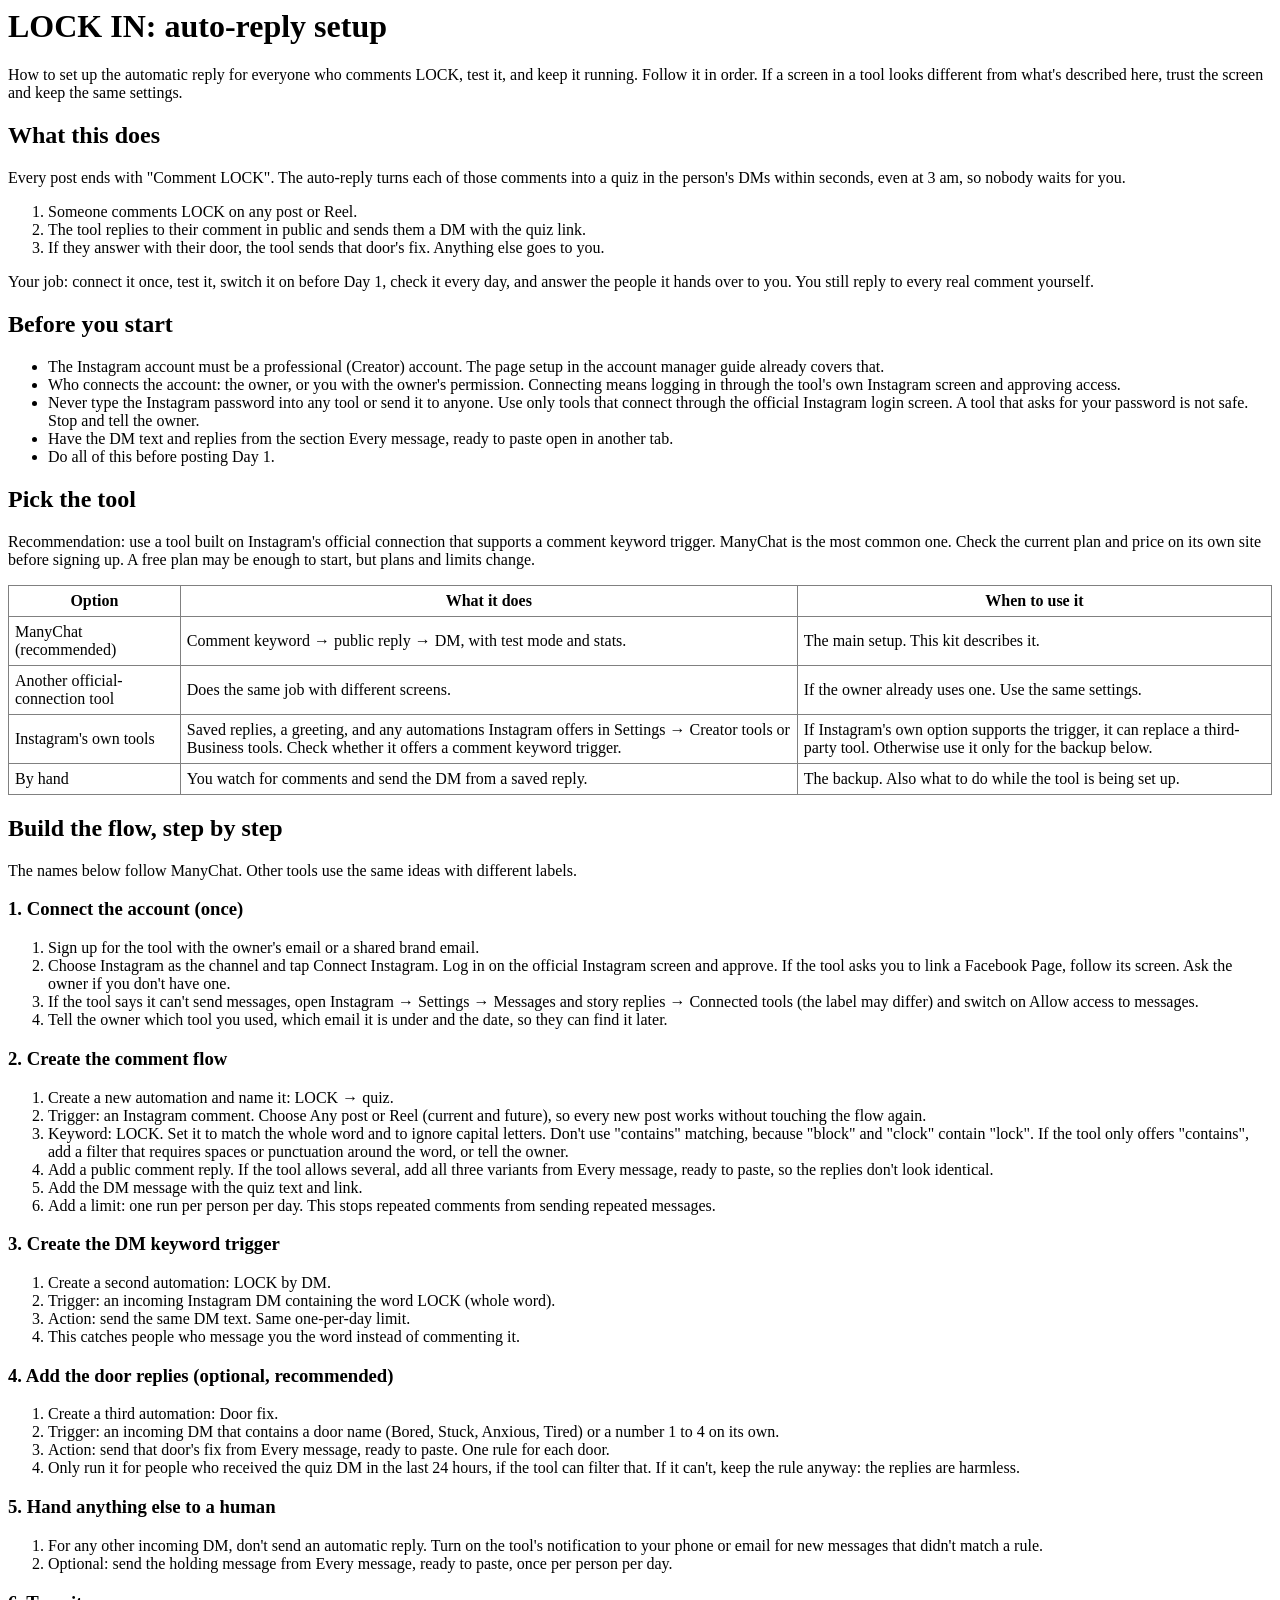
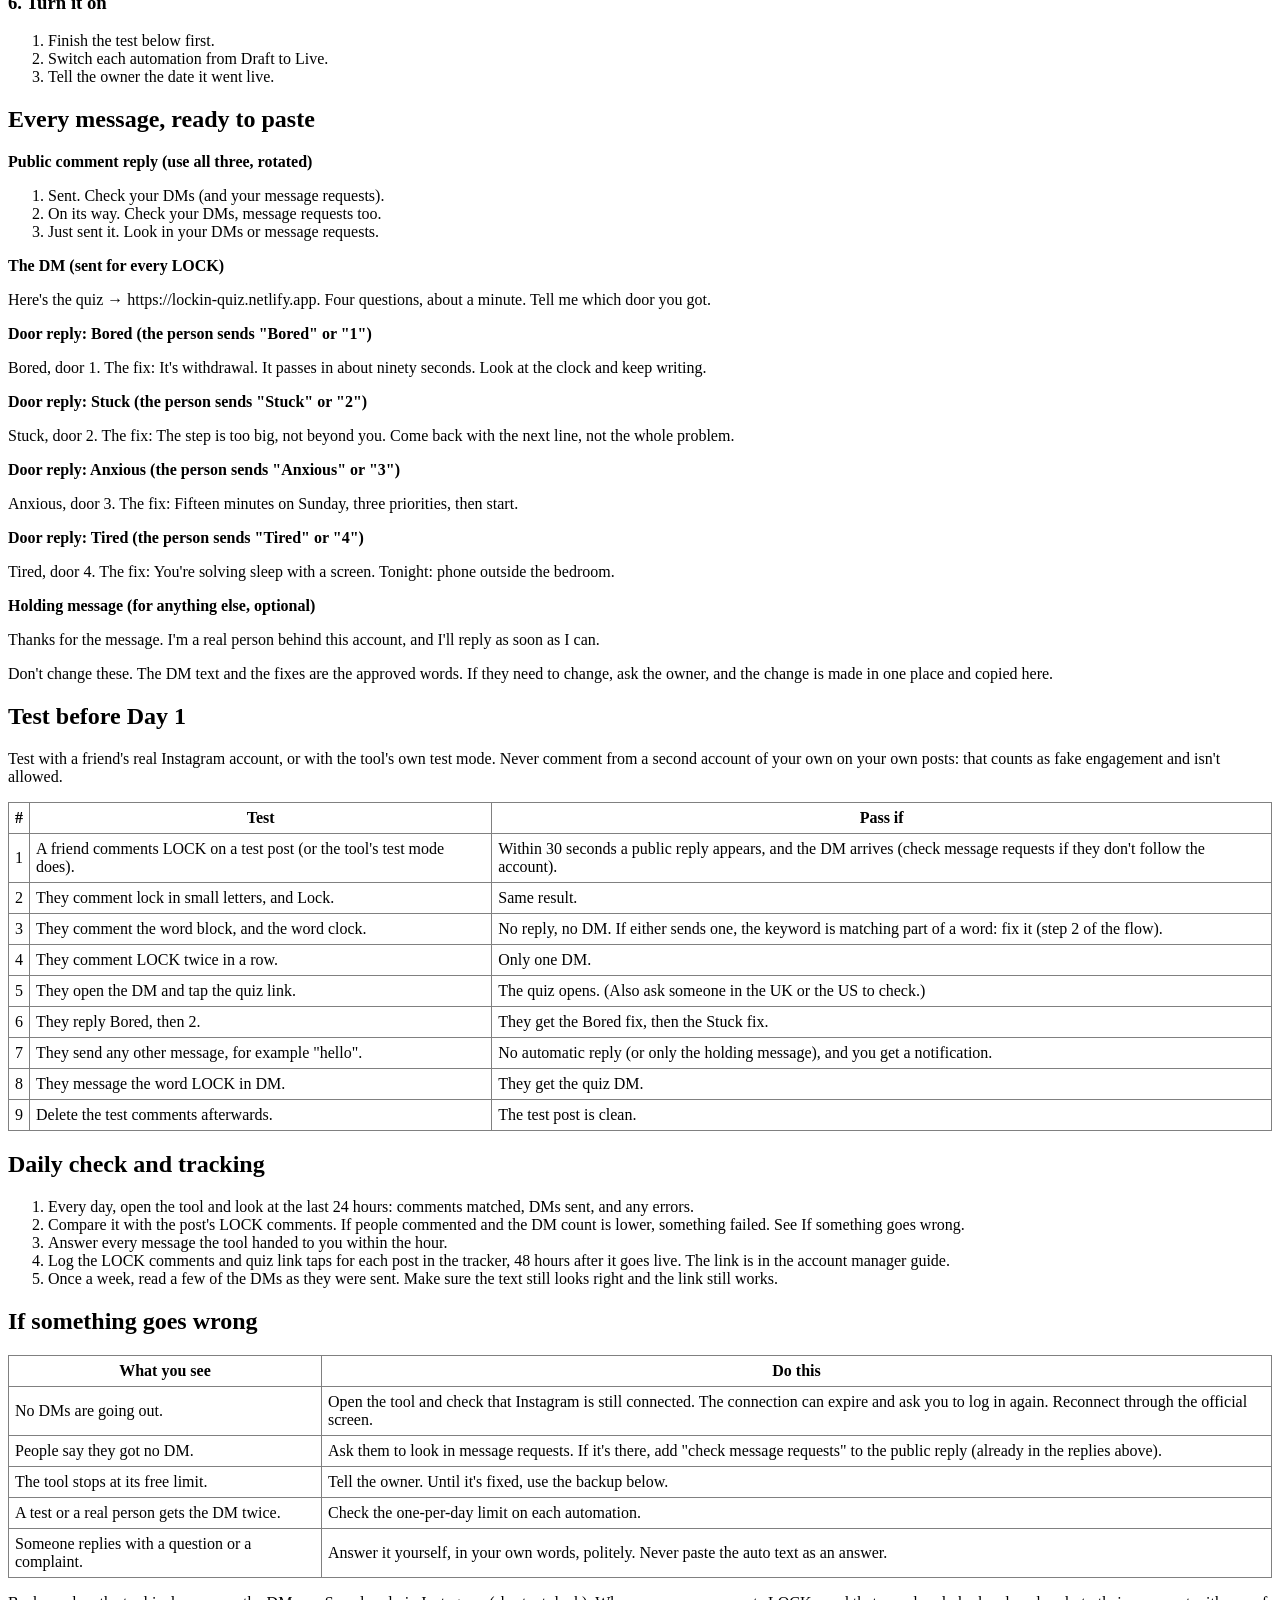
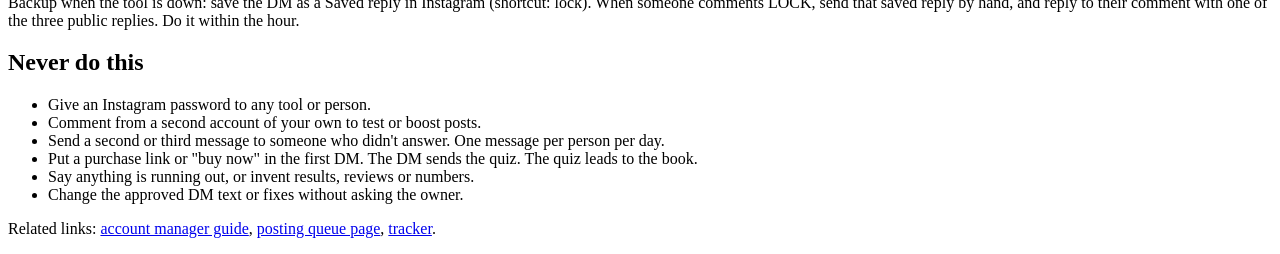
<file: outputs/lock-in/auto-reply/auto-reply-setup.html>
<html><body><h1>LOCK IN: auto-reply setup</h1>
<p>How to set up the automatic reply for everyone who comments LOCK, test it, and keep it running. Follow it in order. If a screen in a tool looks different from what's described here, trust the screen and keep the same settings.</p>
<h2>What this does</h2>
<p>Every post ends with "Comment LOCK". The auto-reply turns each of those comments into a quiz in the person's DMs within seconds, even at 3 am, so nobody waits for you.</p>
<ol><li>Someone comments LOCK on any post or Reel.</li><li>The tool replies to their comment in public and sends them a DM with the quiz link.</li><li>If they answer with their door, the tool sends that door's fix. Anything else goes to you.</li></ol>
<p>Your job: connect it once, test it, switch it on before Day 1, check it every day, and answer the people it hands over to you. You still reply to every real comment yourself.</p>
<h2>Before you start</h2>
<ul><li>The Instagram account must be a professional (Creator) account. The page setup in the account manager guide already covers that.</li><li>Who connects the account: the owner, or you with the owner's permission. Connecting means logging in through the tool's own Instagram screen and approving access.</li><li>Never type the Instagram password into any tool or send it to anyone. Use only tools that connect through the official Instagram login screen. A tool that asks for your password is not safe. Stop and tell the owner.</li><li>Have the DM text and replies from the section Every message, ready to paste open in another tab.</li><li>Do all of this before posting Day 1.</li></ul>
<h2>Pick the tool</h2>
<p>Recommendation: use a tool built on Instagram's official connection that supports a comment keyword trigger. ManyChat is the most common one. Check the current plan and price on its own site before signing up. A free plan may be enough to start, but plans and limits change.</p>
<table border="1" cellpadding="6" style="border-collapse:collapse"><tr><th>Option</th><th>What it does</th><th>When to use it</th></tr><tr><td>ManyChat (recommended)</td><td>Comment keyword → public reply → DM, with test mode and stats.</td><td>The main setup. This kit describes it.</td></tr><tr><td>Another official-connection tool</td><td>Does the same job with different screens.</td><td>If the owner already uses one. Use the same settings.</td></tr><tr><td>Instagram's own tools</td><td>Saved replies, a greeting, and any automations Instagram offers in Settings → Creator tools or Business tools. Check whether it offers a comment keyword trigger.</td><td>If Instagram's own option supports the trigger, it can replace a third-party tool. Otherwise use it only for the backup below.</td></tr><tr><td>By hand</td><td>You watch for comments and send the DM from a saved reply.</td><td>The backup. Also what to do while the tool is being set up.</td></tr></table>
<h2>Build the flow, step by step</h2>
<p>The names below follow ManyChat. Other tools use the same ideas with different labels.</p>
<h3>1. Connect the account (once)</h3>
<ol><li>Sign up for the tool with the owner's email or a shared brand email.</li><li>Choose Instagram as the channel and tap Connect Instagram. Log in on the official Instagram screen and approve. If the tool asks you to link a Facebook Page, follow its screen. Ask the owner if you don't have one.</li><li>If the tool says it can't send messages, open Instagram → Settings → Messages and story replies → Connected tools (the label may differ) and switch on Allow access to messages.</li><li>Tell the owner which tool you used, which email it is under and the date, so they can find it later.</li></ol>
<h3>2. Create the comment flow</h3>
<ol><li>Create a new automation and name it: LOCK → quiz.</li><li>Trigger: an Instagram comment. Choose Any post or Reel (current and future), so every new post works without touching the flow again.</li><li>Keyword: LOCK. Set it to match the whole word and to ignore capital letters. Don't use "contains" matching, because "block" and "clock" contain "lock". If the tool only offers "contains", add a filter that requires spaces or punctuation around the word, or tell the owner.</li><li>Add a public comment reply. If the tool allows several, add all three variants from Every message, ready to paste, so the replies don't look identical.</li><li>Add the DM message with the quiz text and link.</li><li>Add a limit: one run per person per day. This stops repeated comments from sending repeated messages.</li></ol>
<h3>3. Create the DM keyword trigger</h3>
<ol><li>Create a second automation: LOCK by DM.</li><li>Trigger: an incoming Instagram DM containing the word LOCK (whole word).</li><li>Action: send the same DM text. Same one-per-day limit.</li><li>This catches people who message you the word instead of commenting it.</li></ol>
<h3>4. Add the door replies (optional, recommended)</h3>
<ol><li>Create a third automation: Door fix.</li><li>Trigger: an incoming DM that contains a door name (Bored, Stuck, Anxious, Tired) or a number 1 to 4 on its own.</li><li>Action: send that door's fix from Every message, ready to paste. One rule for each door.</li><li>Only run it for people who received the quiz DM in the last 24 hours, if the tool can filter that. If it can't, keep the rule anyway: the replies are harmless.</li></ol>
<h3>5. Hand anything else to a human</h3>
<ol><li>For any other incoming DM, don't send an automatic reply. Turn on the tool's notification to your phone or email for new messages that didn't match a rule.</li><li>Optional: send the holding message from Every message, ready to paste, once per person per day.</li></ol>
<h3>6. Turn it on</h3>
<ol><li>Finish the test below first.</li><li>Switch each automation from Draft to Live.</li><li>Tell the owner the date it went live.</li></ol>
<h2>Every message, ready to paste</h2>
<p><b>Public comment reply (use all three, rotated)</b></p>
<ol><li>Sent. Check your DMs (and your message requests).</li><li>On its way. Check your DMs, message requests too.</li><li>Just sent it. Look in your DMs or message requests.</li></ol>
<p><b>The DM (sent for every LOCK)</b></p><p>Here's the quiz → https://lockin-quiz.netlify.app. Four questions, about a minute. Tell me which door you got.</p>
<p><b>Door reply: Bored (the person sends "Bored" or "1")</b></p><p>Bored, door 1. The fix: It's withdrawal. It passes in about ninety seconds. Look at the clock and keep writing.</p>
<p><b>Door reply: Stuck (the person sends "Stuck" or "2")</b></p><p>Stuck, door 2. The fix: The step is too big, not beyond you. Come back with the next line, not the whole problem.</p>
<p><b>Door reply: Anxious (the person sends "Anxious" or "3")</b></p><p>Anxious, door 3. The fix: Fifteen minutes on Sunday, three priorities, then start.</p>
<p><b>Door reply: Tired (the person sends "Tired" or "4")</b></p><p>Tired, door 4. The fix: You're solving sleep with a screen. Tonight: phone outside the bedroom.</p>
<p><b>Holding message (for anything else, optional)</b></p><p>Thanks for the message. I'm a real person behind this account, and I'll reply as soon as I can.</p>
<p>Don't change these. The DM text and the fixes are the approved words. If they need to change, ask the owner, and the change is made in one place and copied here.</p>
<h2>Test before Day 1</h2>
<p>Test with a friend's real Instagram account, or with the tool's own test mode. Never comment from a second account of your own on your own posts: that counts as fake engagement and isn't allowed.</p>
<table border="1" cellpadding="6" style="border-collapse:collapse"><tr><th>#</th><th>Test</th><th>Pass if</th></tr><tr><td>1</td><td>A friend comments LOCK on a test post (or the tool's test mode does).</td><td>Within 30 seconds a public reply appears, and the DM arrives (check message requests if they don't follow the account).</td></tr><tr><td>2</td><td>They comment lock in small letters, and Lock.</td><td>Same result.</td></tr><tr><td>3</td><td>They comment the word block, and the word clock.</td><td>No reply, no DM. If either sends one, the keyword is matching part of a word: fix it (step 2 of the flow).</td></tr><tr><td>4</td><td>They comment LOCK twice in a row.</td><td>Only one DM.</td></tr><tr><td>5</td><td>They open the DM and tap the quiz link.</td><td>The quiz opens. (Also ask someone in the UK or the US to check.)</td></tr><tr><td>6</td><td>They reply Bored, then 2.</td><td>They get the Bored fix, then the Stuck fix.</td></tr><tr><td>7</td><td>They send any other message, for example "hello".</td><td>No automatic reply (or only the holding message), and you get a notification.</td></tr><tr><td>8</td><td>They message the word LOCK in DM.</td><td>They get the quiz DM.</td></tr><tr><td>9</td><td>Delete the test comments afterwards.</td><td>The test post is clean.</td></tr></table>
<h2>Daily check and tracking</h2>
<ol><li>Every day, open the tool and look at the last 24 hours: comments matched, DMs sent, and any errors.</li><li>Compare it with the post's LOCK comments. If people commented and the DM count is lower, something failed. See If something goes wrong.</li><li>Answer every message the tool handed to you within the hour.</li><li>Log the LOCK comments and quiz link taps for each post in the tracker, 48 hours after it goes live. The link is in the account manager guide.</li><li>Once a week, read a few of the DMs as they were sent. Make sure the text still looks right and the link still works.</li></ol>
<h2>If something goes wrong</h2>
<table border="1" cellpadding="6" style="border-collapse:collapse"><tr><th>What you see</th><th>Do this</th></tr><tr><td>No DMs are going out.</td><td>Open the tool and check that Instagram is still connected. The connection can expire and ask you to log in again. Reconnect through the official screen.</td></tr><tr><td>People say they got no DM.</td><td>Ask them to look in message requests. If it's there, add "check message requests" to the public reply (already in the replies above).</td></tr><tr><td>The tool stops at its free limit.</td><td>Tell the owner. Until it's fixed, use the backup below.</td></tr><tr><td>A test or a real person gets the DM twice.</td><td>Check the one-per-day limit on each automation.</td></tr><tr><td>Someone replies with a question or a complaint.</td><td>Answer it yourself, in your own words, politely. Never paste the auto text as an answer.</td></tr></table>
<p>Backup when the tool is down: save the DM as a Saved reply in Instagram (shortcut: lock). When someone comments LOCK, send that saved reply by hand, and reply to their comment with one of the three public replies. Do it within the hour.</p>
<h2>Never do this</h2>
<ul><li>Give an Instagram password to any tool or person.</li><li>Comment from a second account of your own to test or boost posts.</li><li>Send a second or third message to someone who didn't answer. One message per person per day.</li><li>Put a purchase link or "buy now" in the first DM. The DM sends the quiz. The quiz leads to the book.</li><li>Say anything is running out, or invent results, reviews or numbers.</li><li>Change the approved DM text or fixes without asking the owner.</li></ul>
<p>Related links: <a href="https://docs.google.com/document/d/1Dk7WqcwMGSSPJrATmopEXcxecg76WZZcXH-ct4teGZY/edit">account manager guide</a>, <a href="https://lockin-guide-92d3ef56.netlify.app">posting queue page</a>, <a href="https://claude.ai/artifact/ELpGTnN5BdEksgu9QQSoLY">tracker</a>.</p></body></html>
</file>
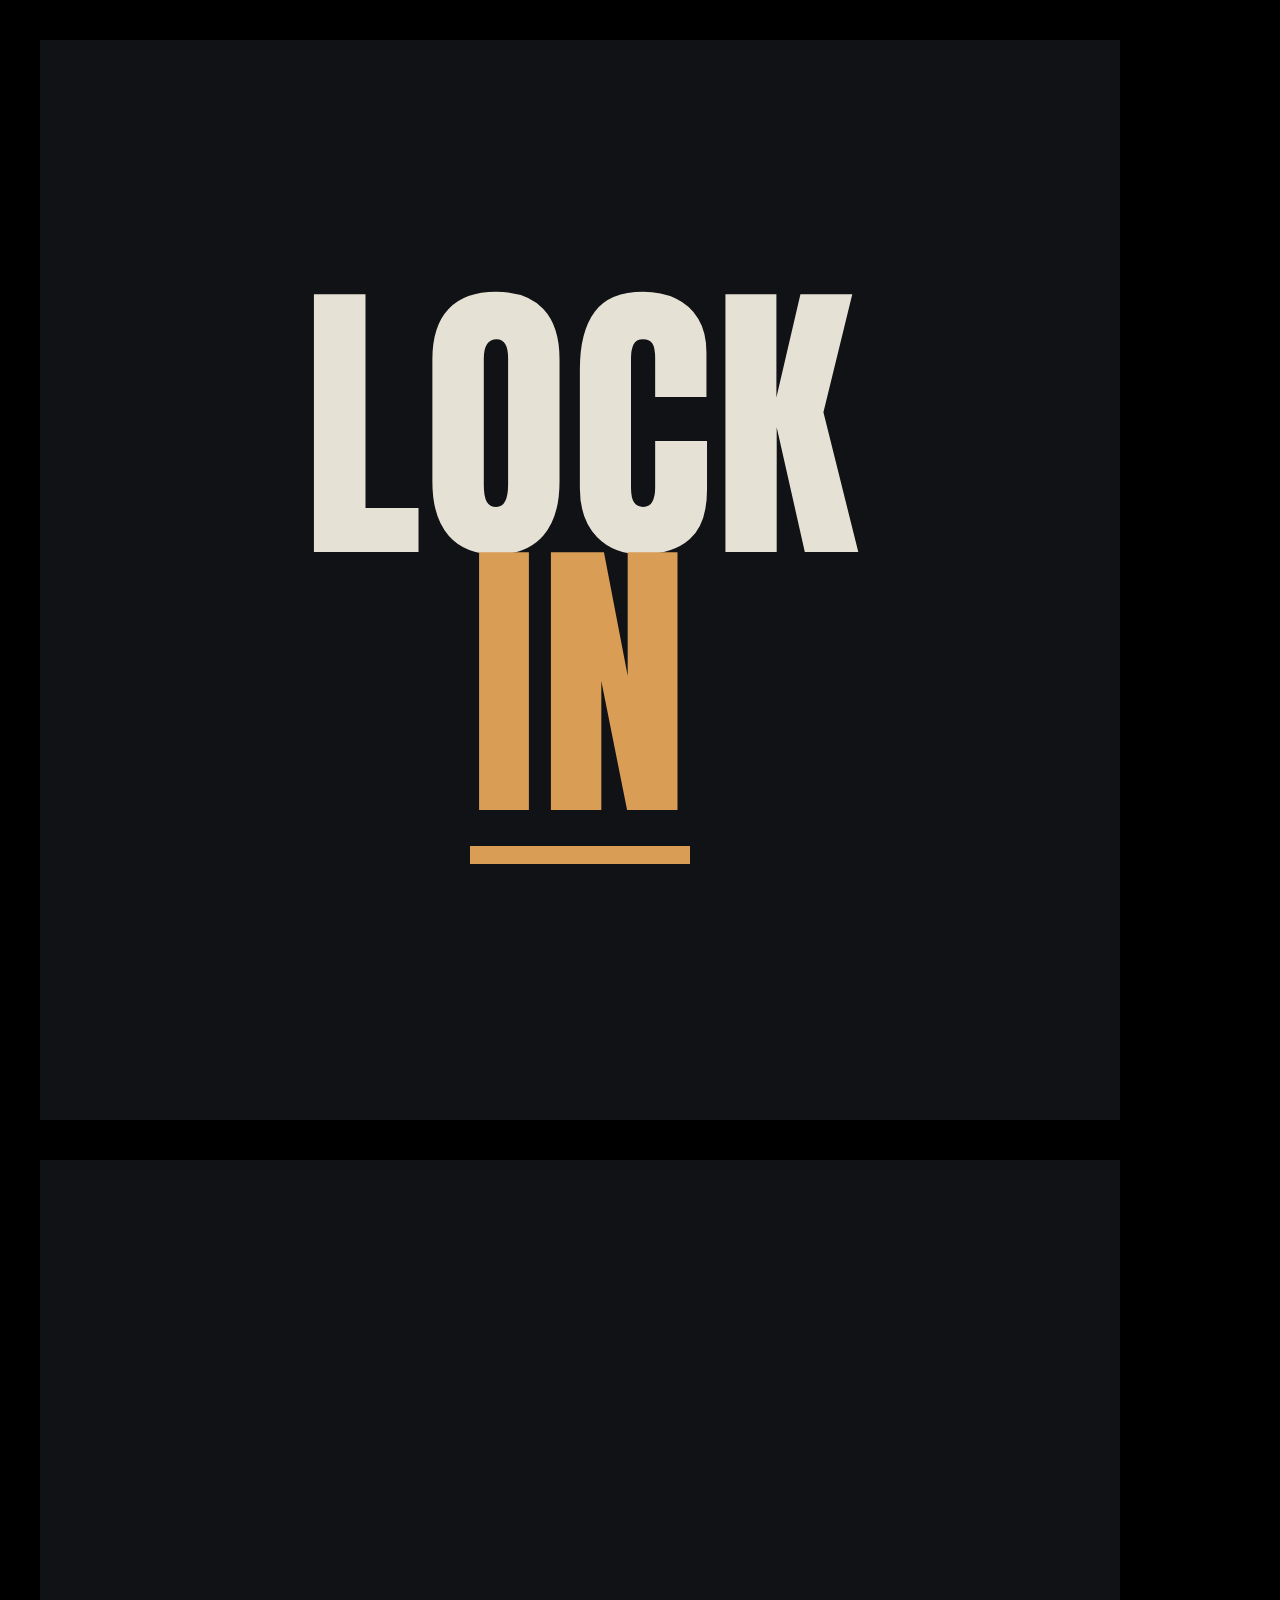
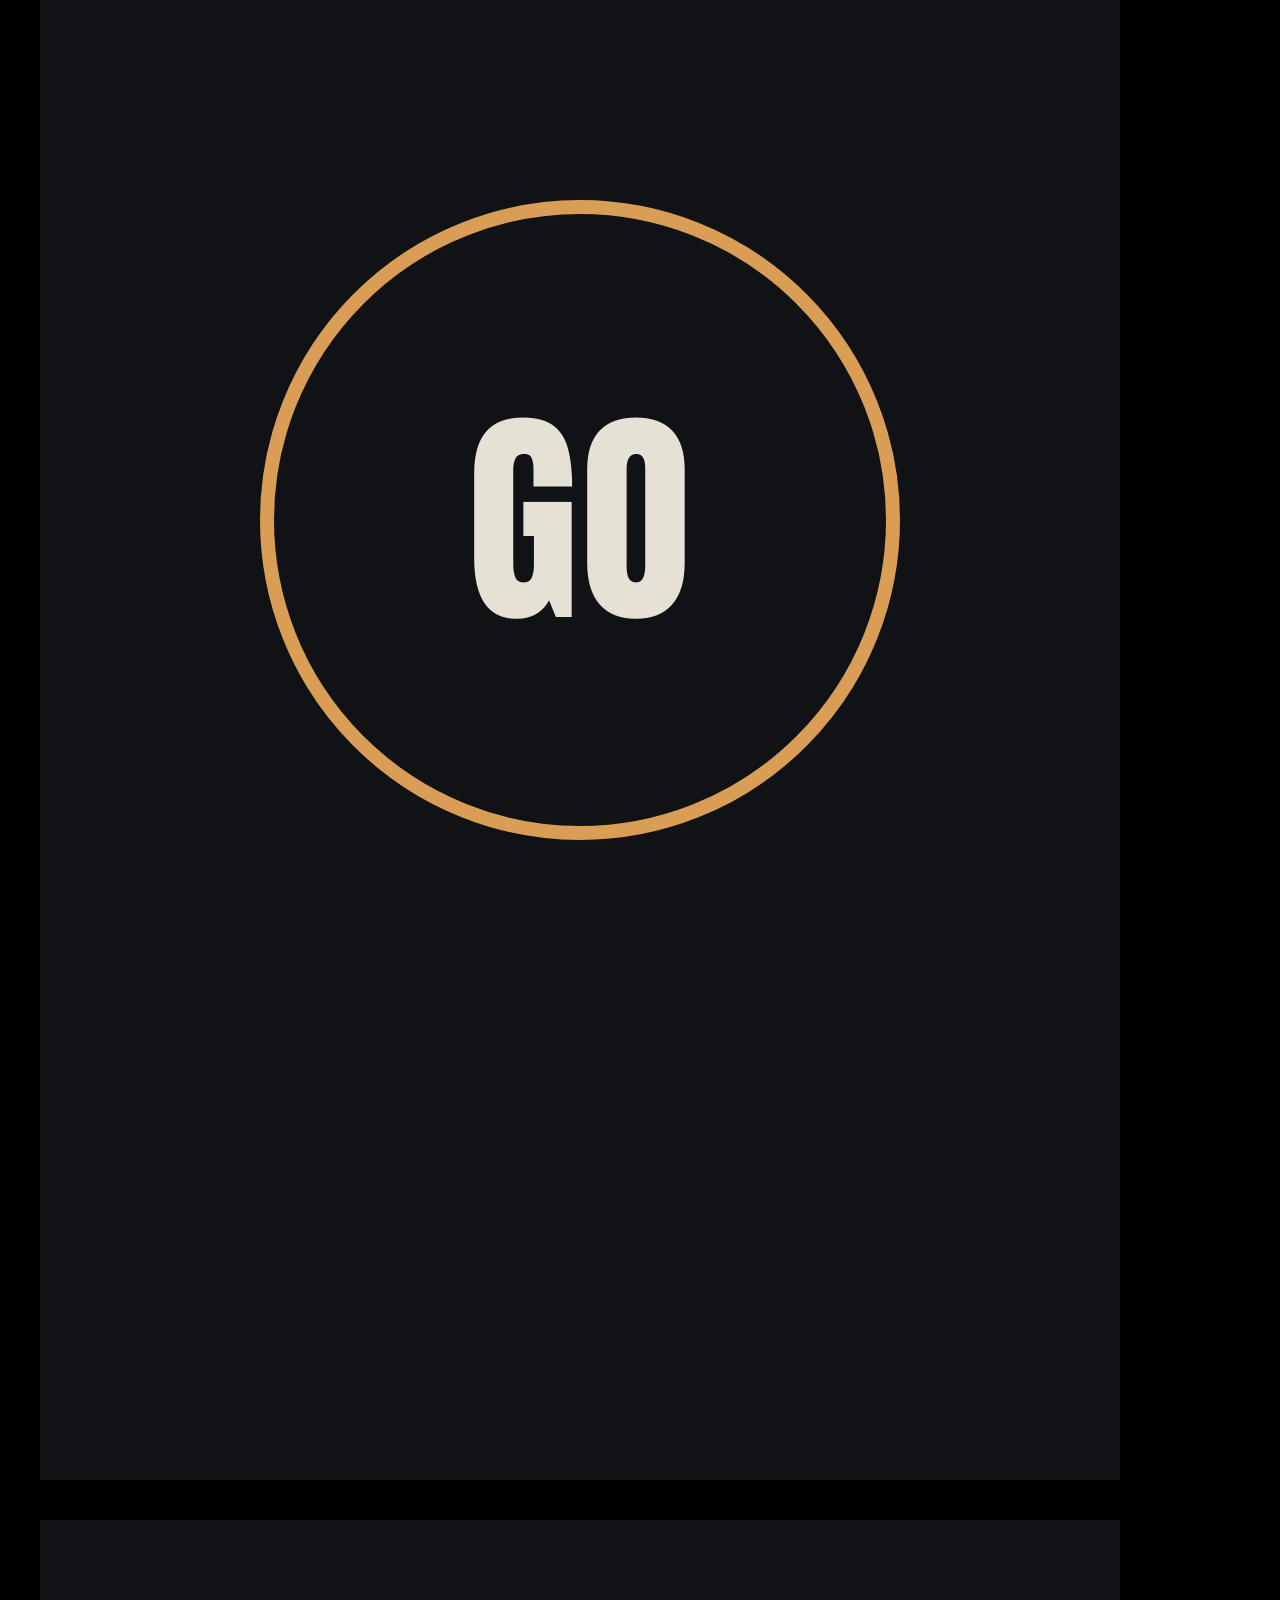
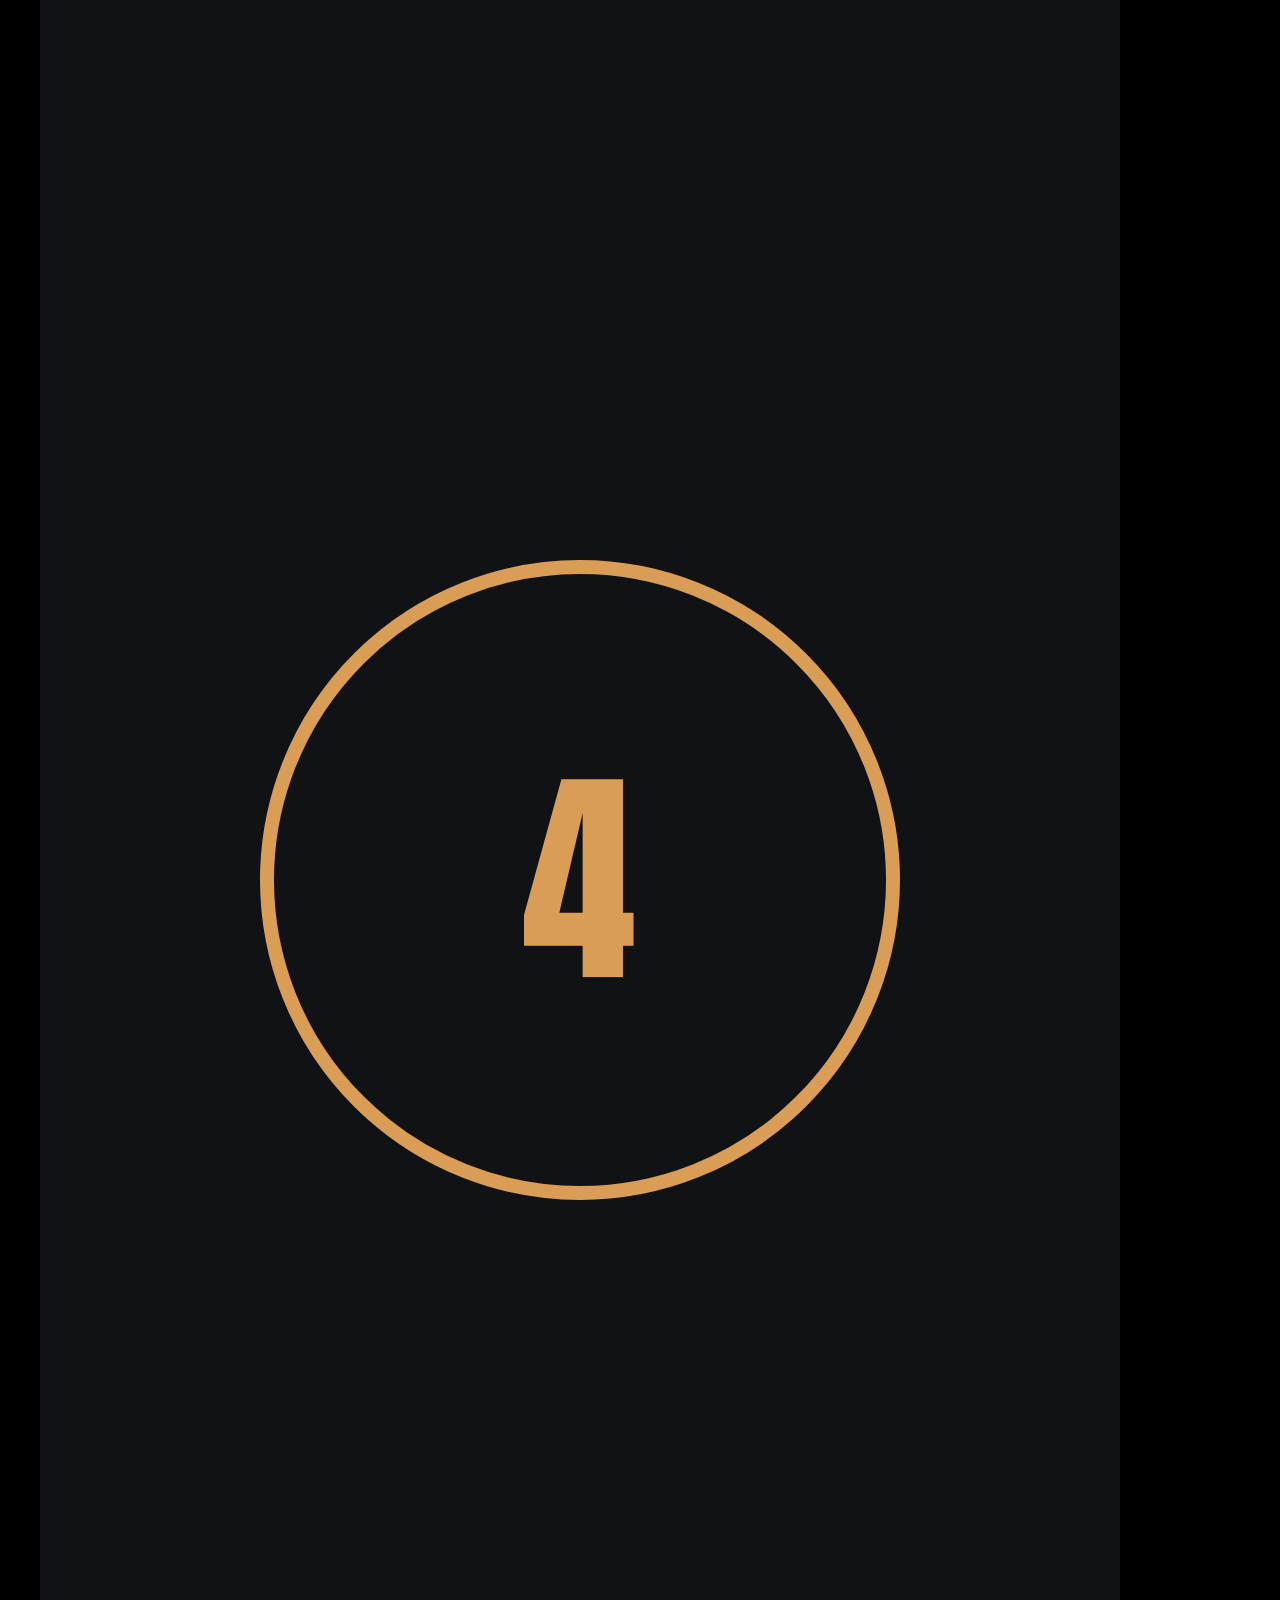
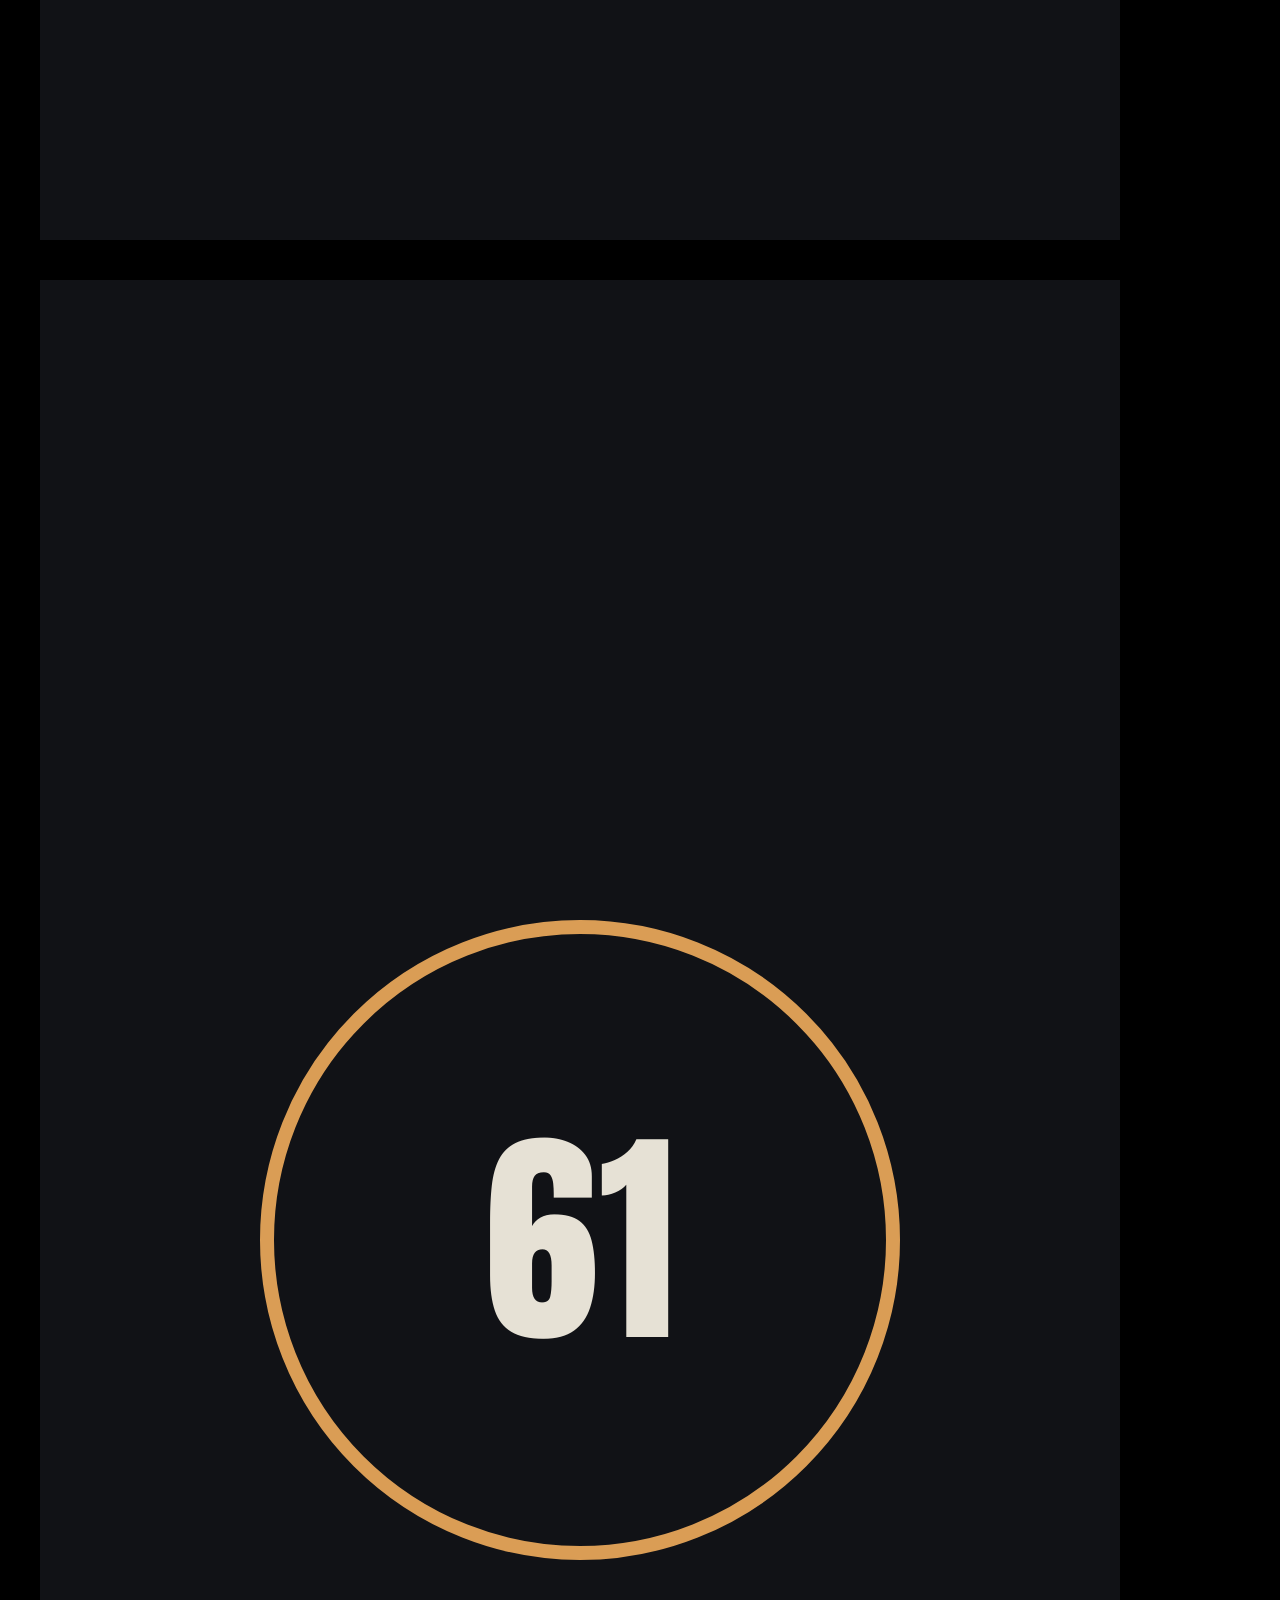
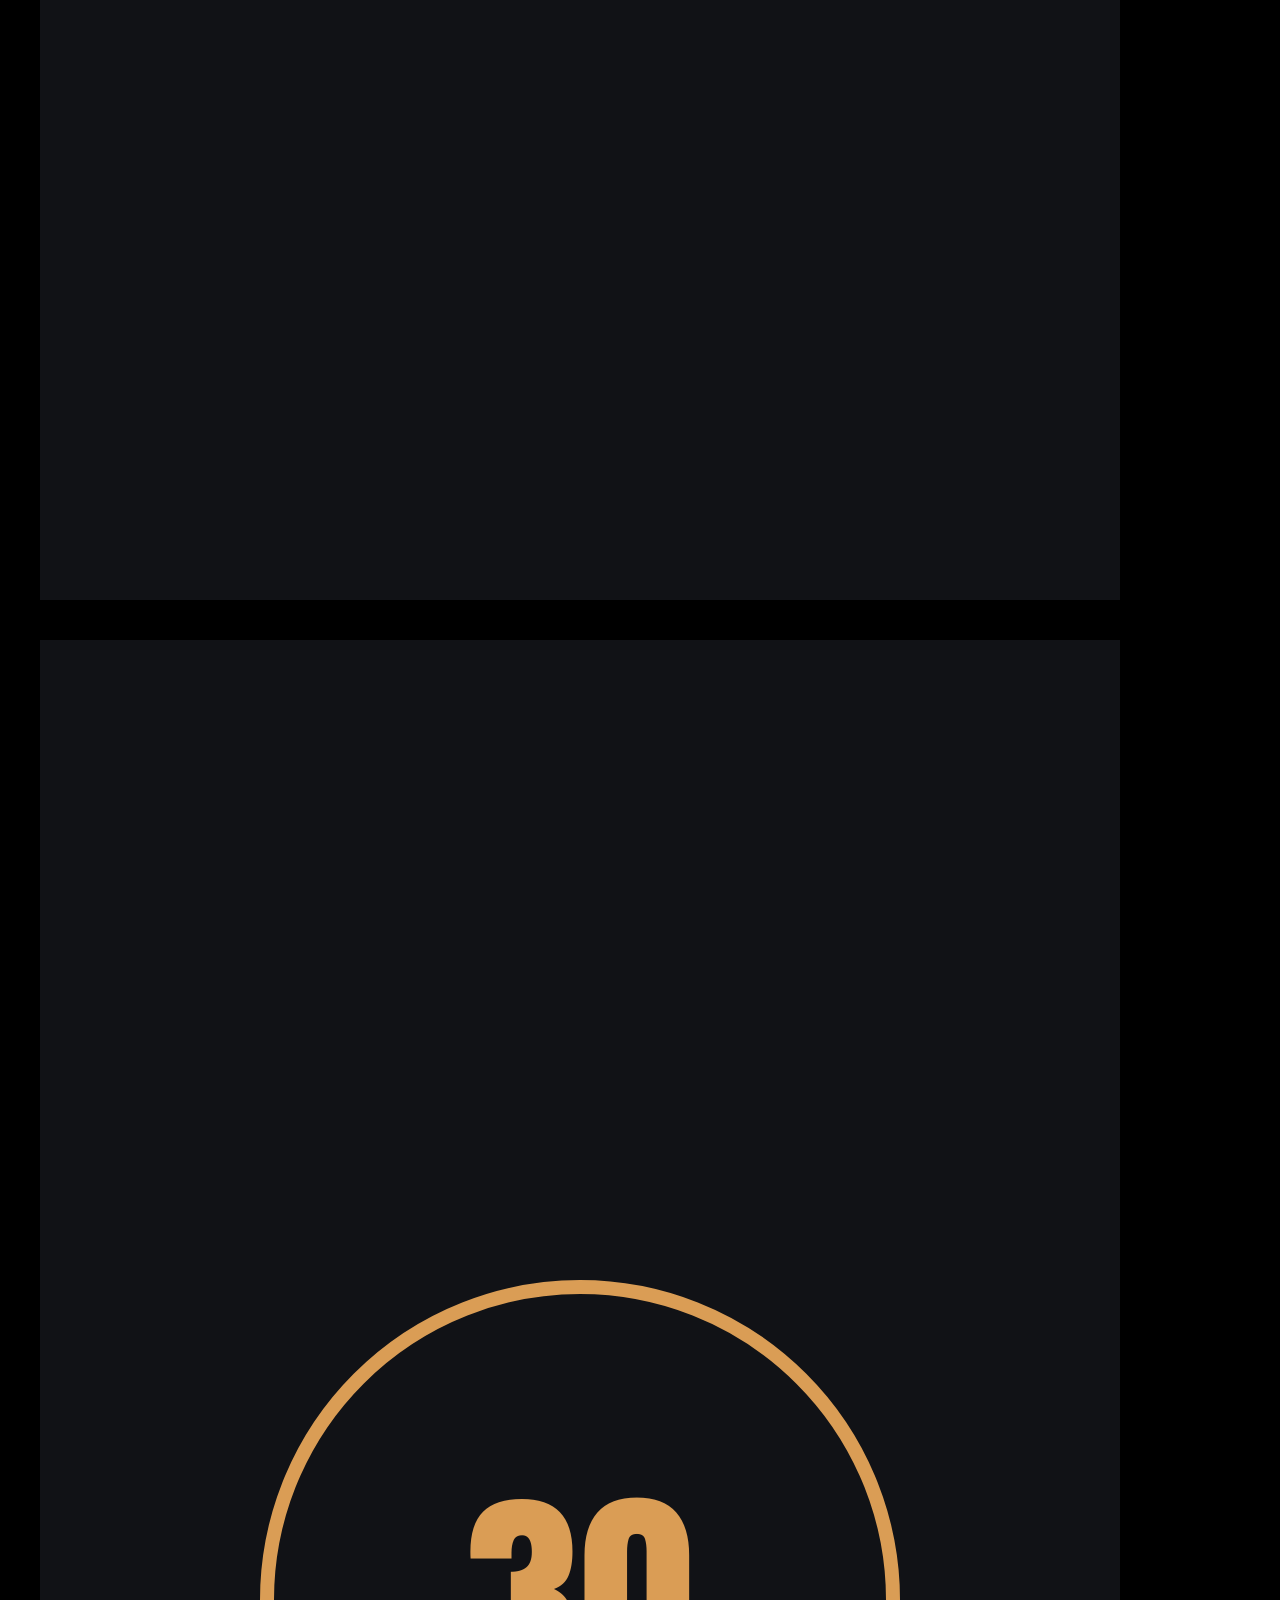
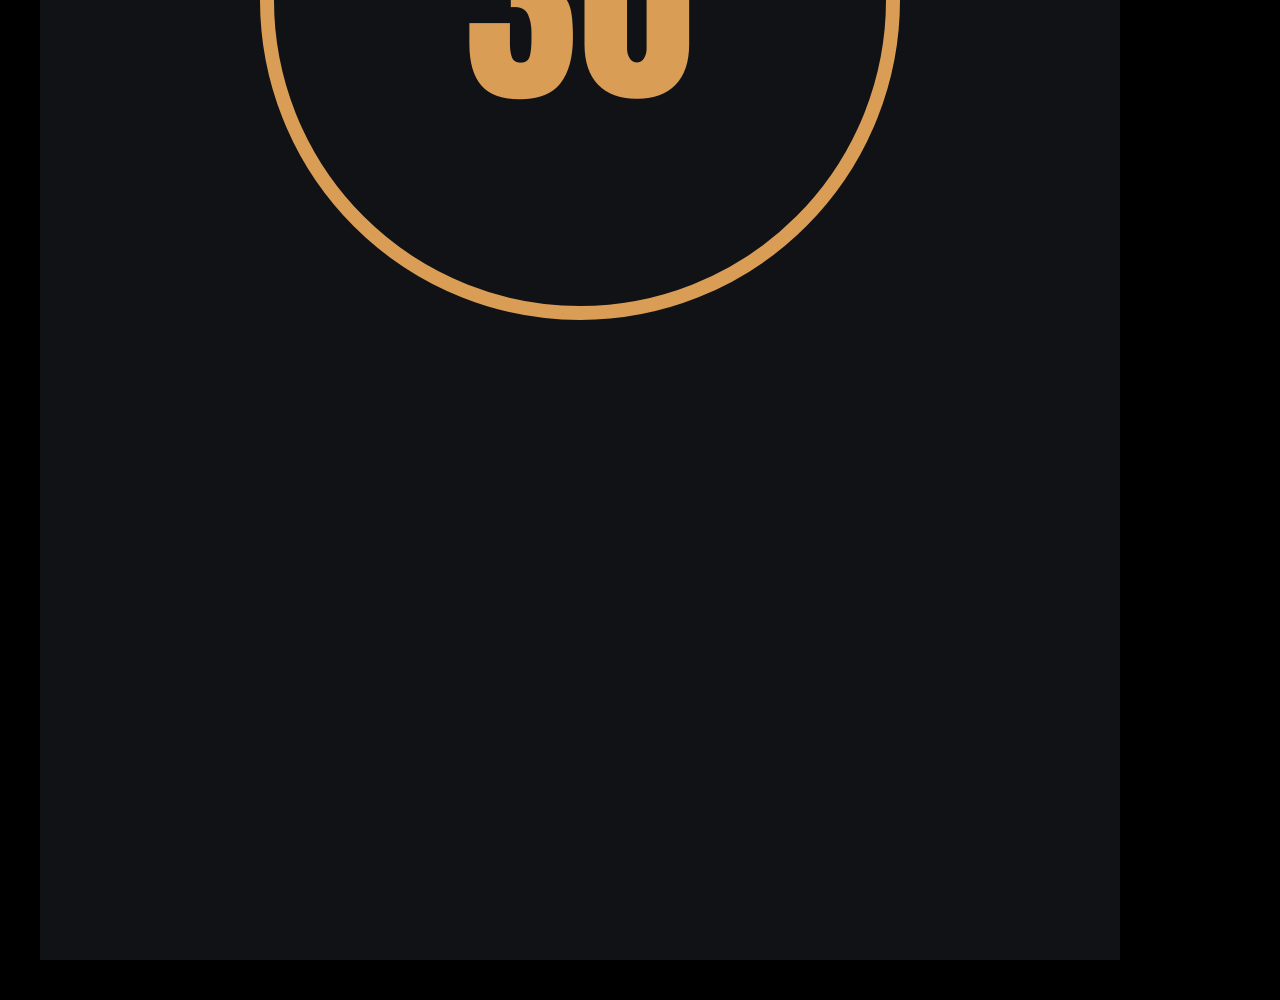
<file: outputs/lock-in/profile/profile-assets.html>
<!doctype html>
<html><head><meta charset="utf-8">
<link rel="stylesheet" href="../../../brands/lock-in.theme.css">
<style>
  body { display:flex; flex-direction:column; gap:40px; padding:40px; }
  /* Profile photo: Instagram crops to a circle; content stays in the centre ~70%. */
  .avatar { width:1080px; height:1080px; display:flex; align-items:center; justify-content:center; }
  .avatar .mark { text-align:center; }
  .avatar .mark .head { font-size:300px; line-height:.86; }
  .avatar .bar { width:220px; height:18px; background:var(--amber); margin:34px auto 0; }
  /* Highlight covers: 1080x1920, shown as a small circle, so one big centred glyph. */
  .cover { width:1080px; height:1920px; display:flex; align-items:center; justify-content:center; }
  .ring { width:640px; height:640px; border-radius:50%; border:14px solid var(--amber);
          display:flex; align-items:center; justify-content:center; }
  .ring .head { font-size:230px; }
</style></head>
<body>
  <div class="frame avatar" data-name="avatar">
    <div class="mark"><div class="head cream">LOCK</div><div class="head amber">IN</div><div class="bar"></div></div>
  </div>
  <div class="frame cover" data-name="highlight-1-start-here"><div class="ring"><div class="head cream">GO</div></div></div>
  <div class="frame cover" data-name="highlight-2-the-system"><div class="ring"><div class="head amber">4</div></div></div>
  <div class="frame cover" data-name="highlight-3-the-book"><div class="ring"><div class="head cream">61</div></div></div>
  <div class="frame cover" data-name="highlight-4-30-days"><div class="ring"><div class="head amber">30</div></div></div>
</body></html>
</file>
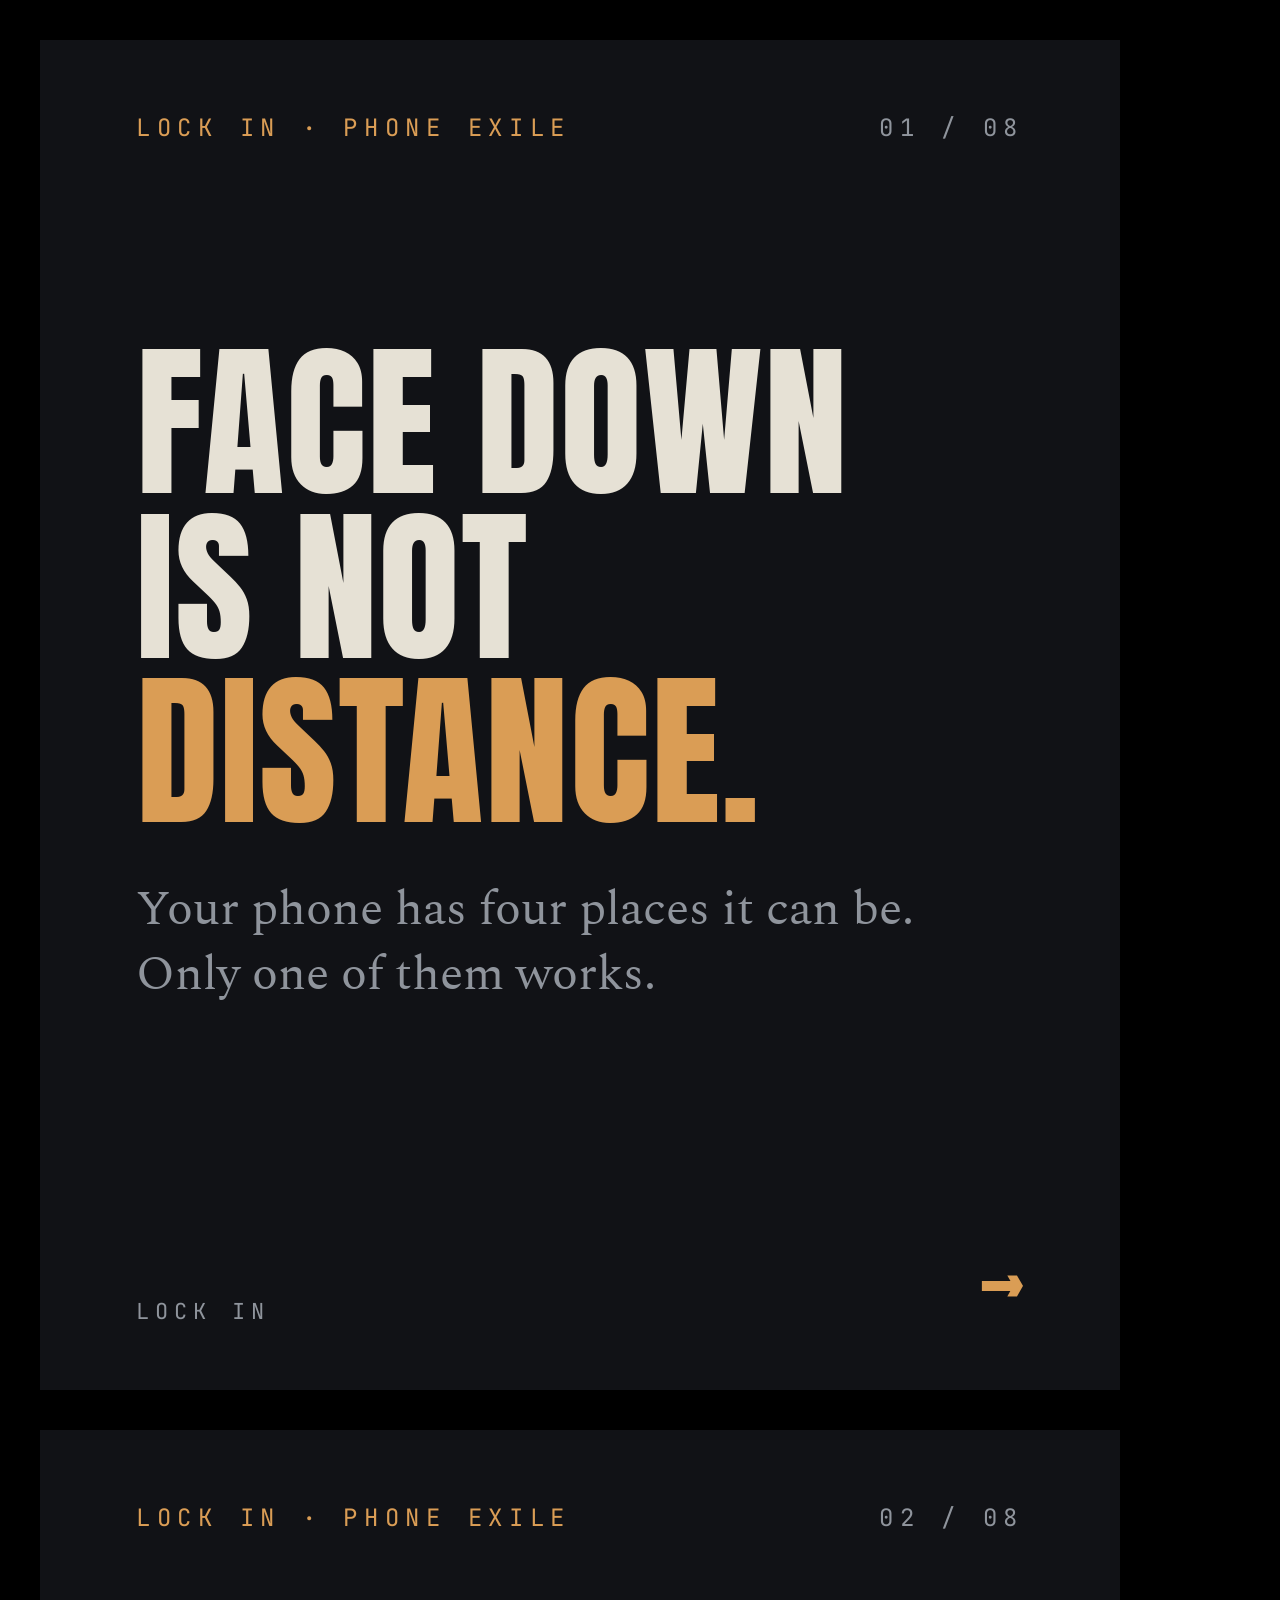
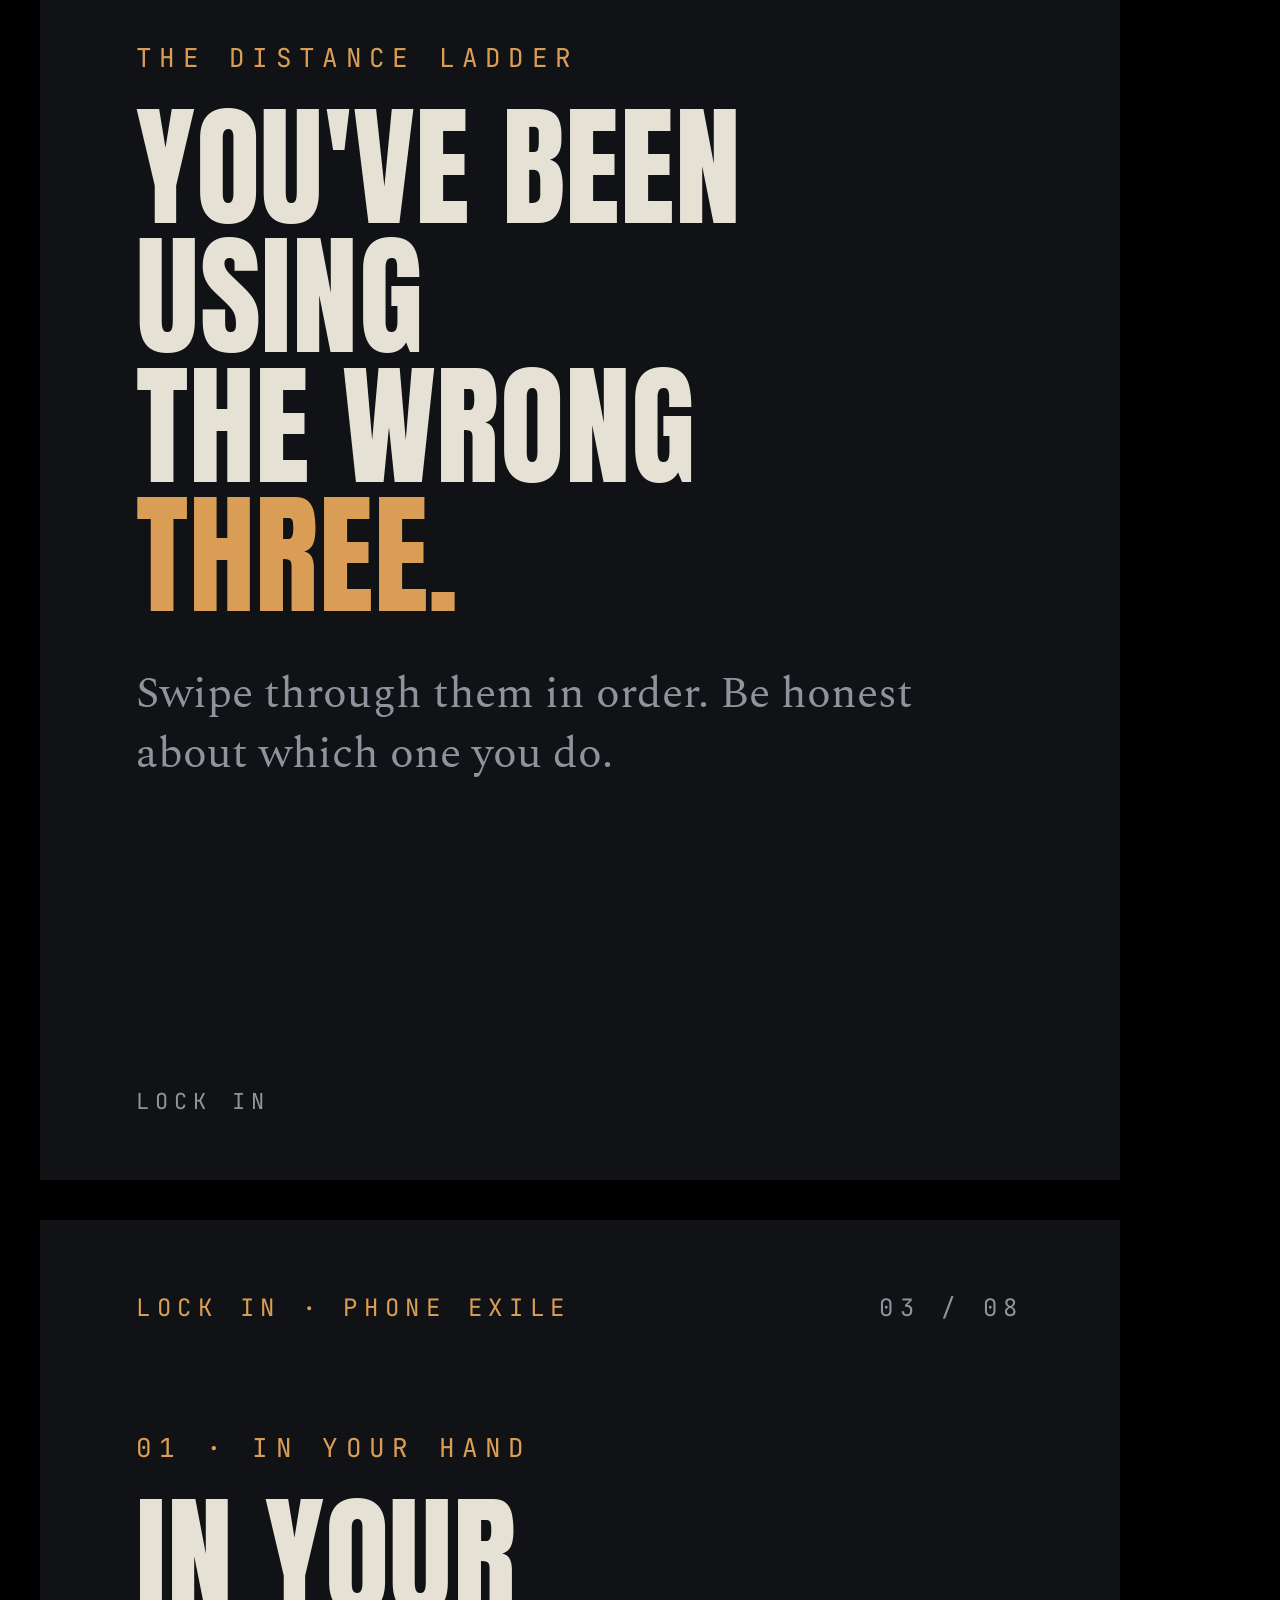
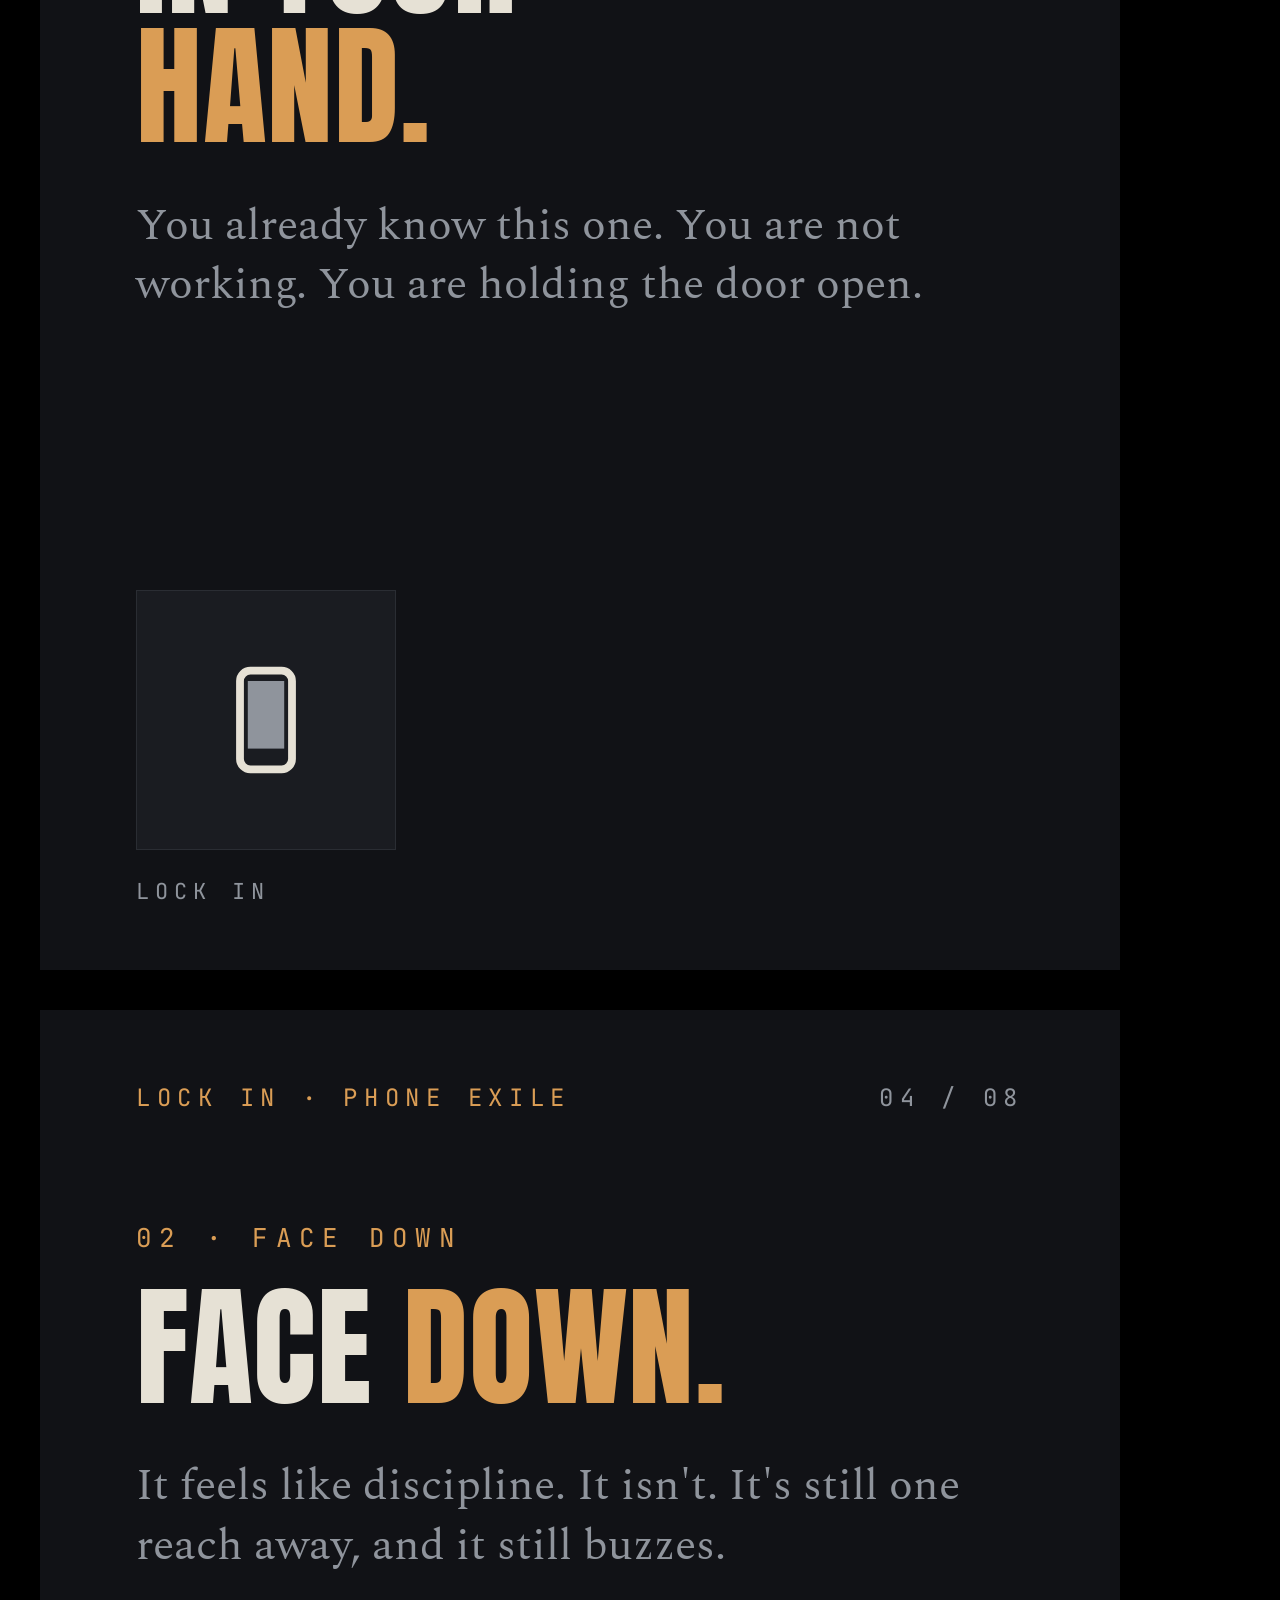
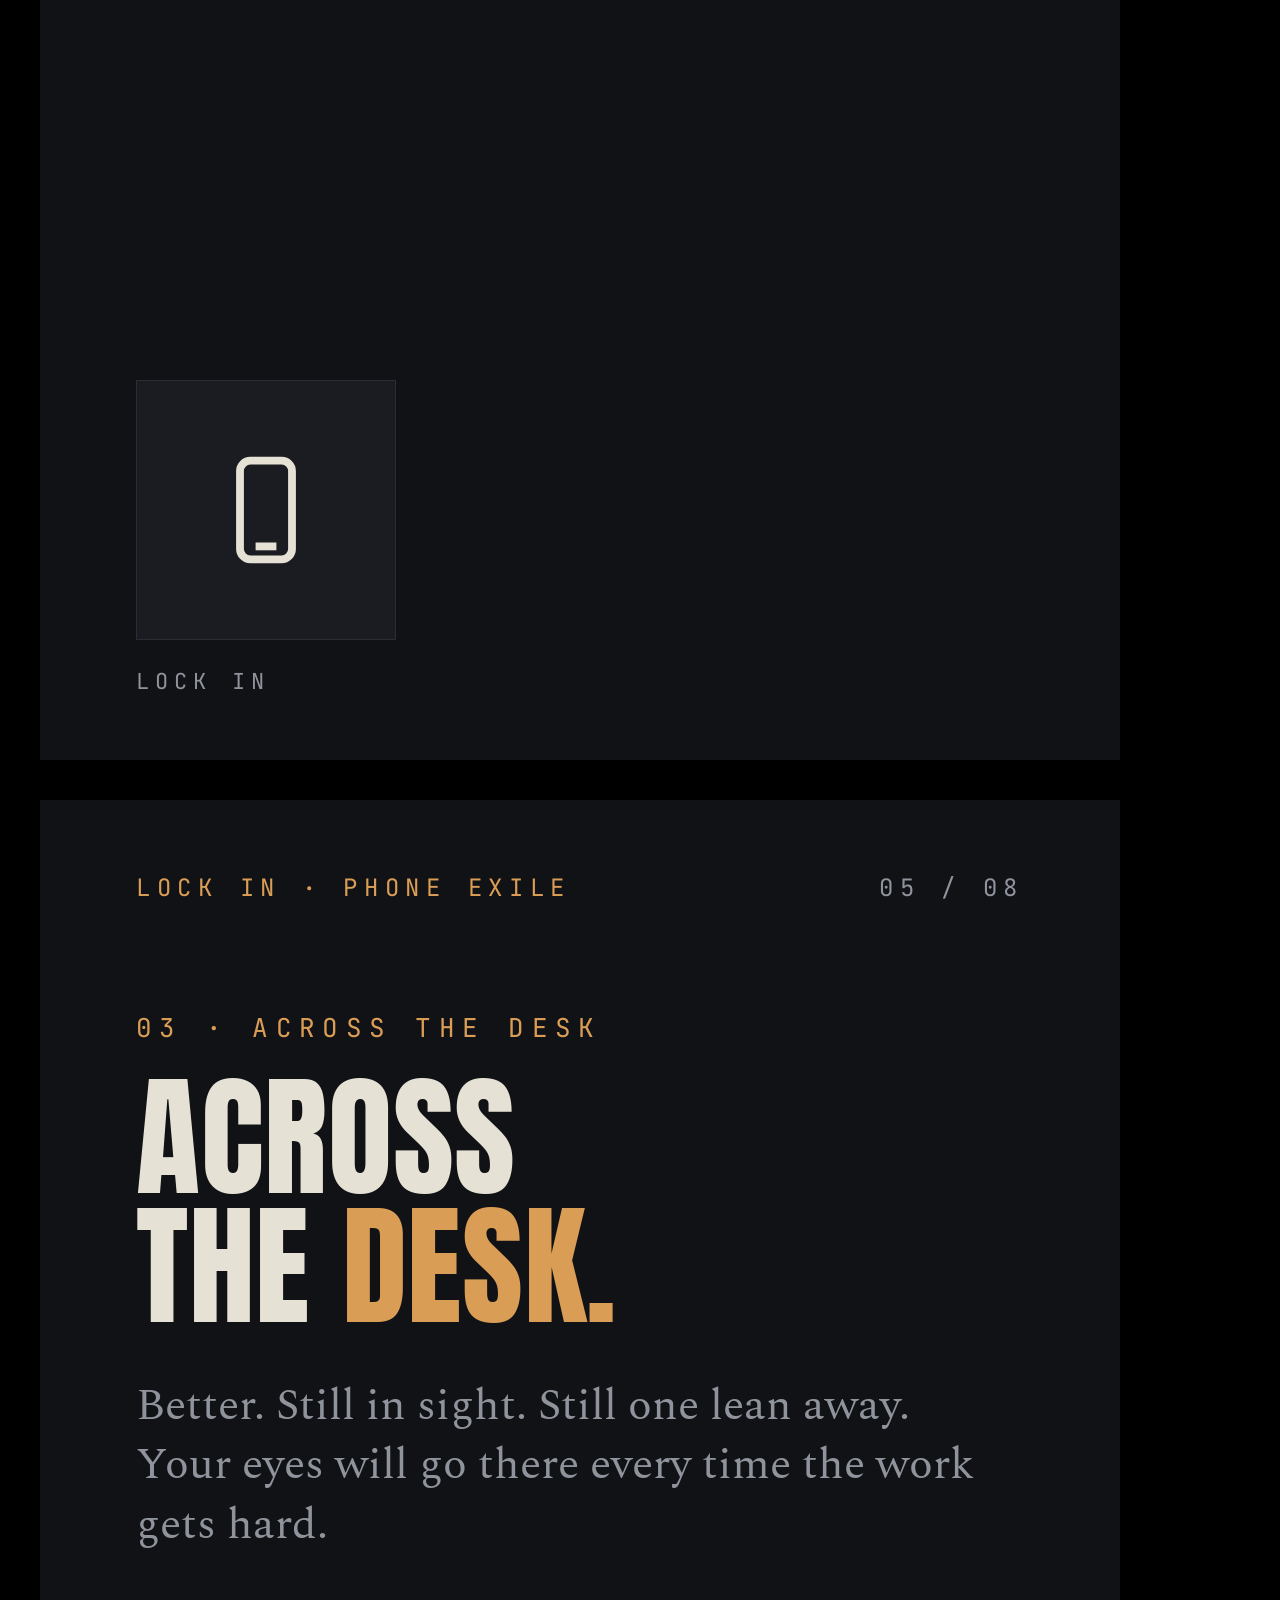
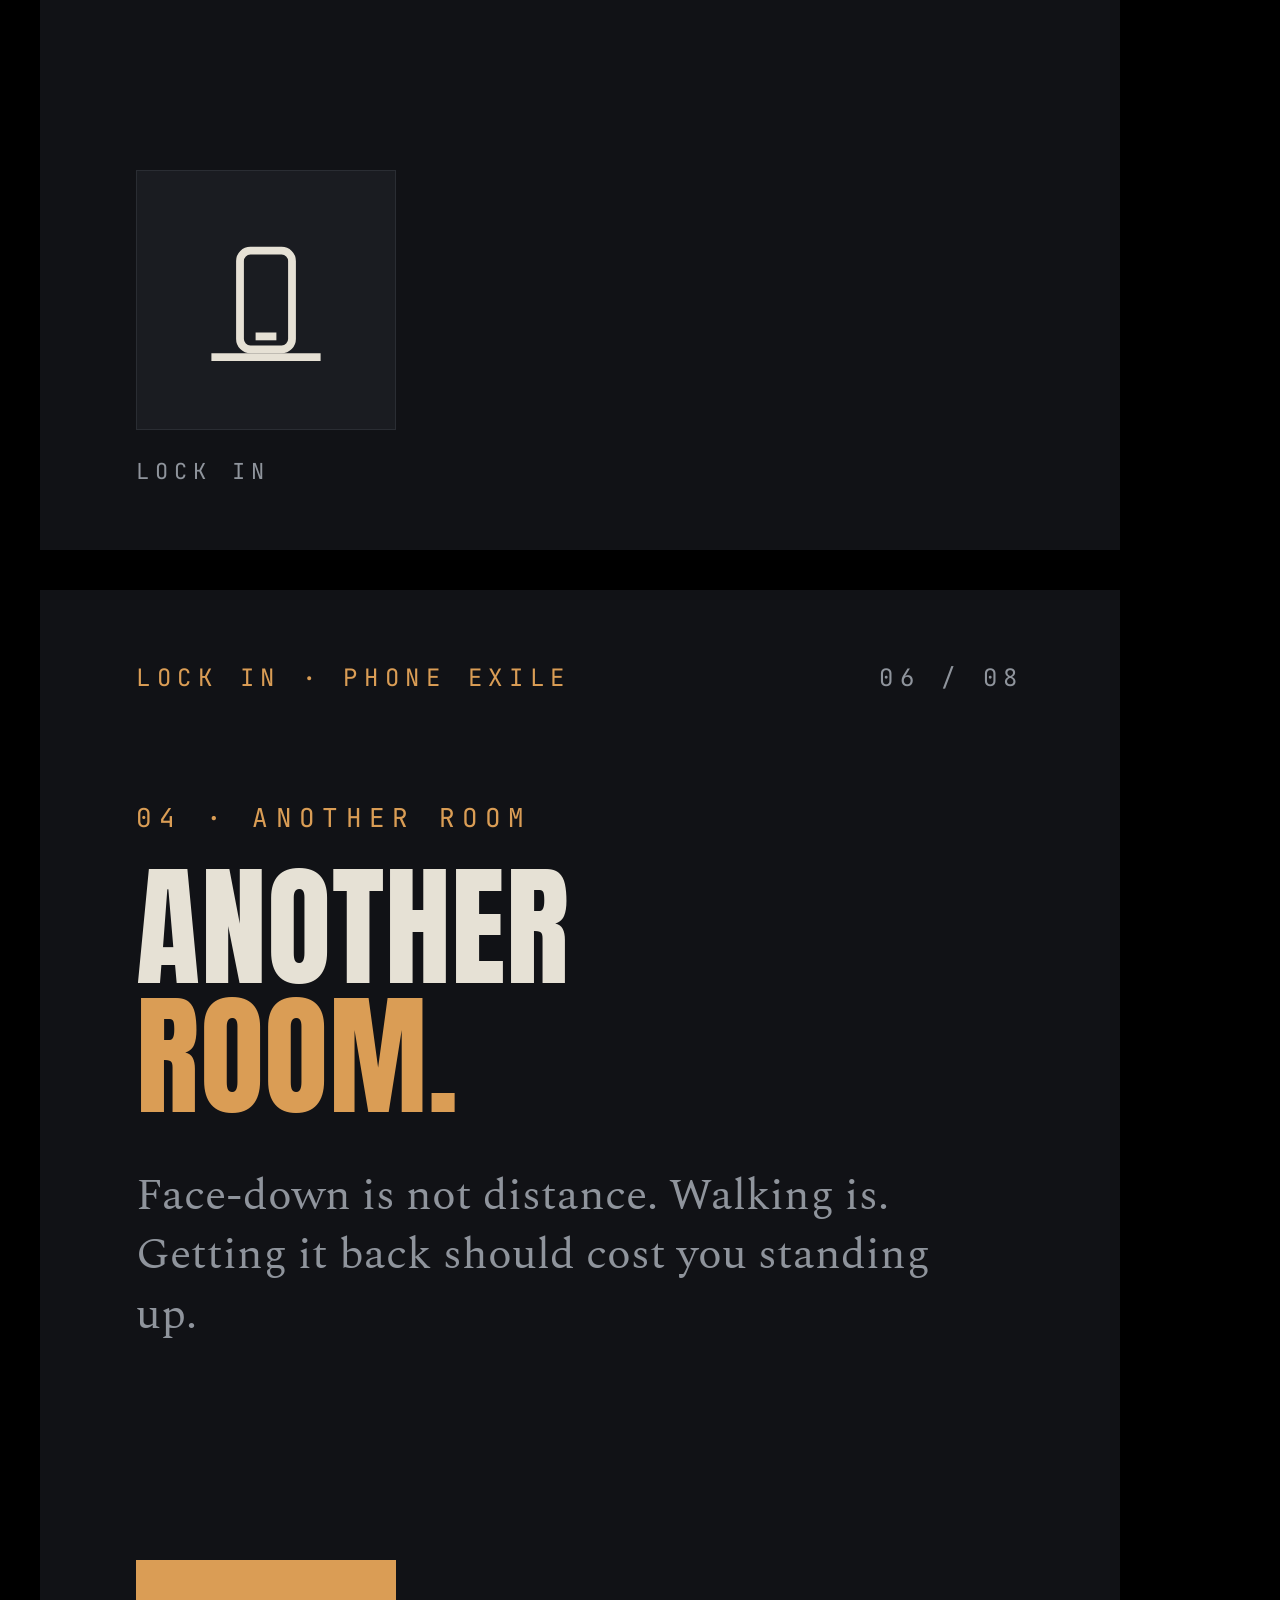
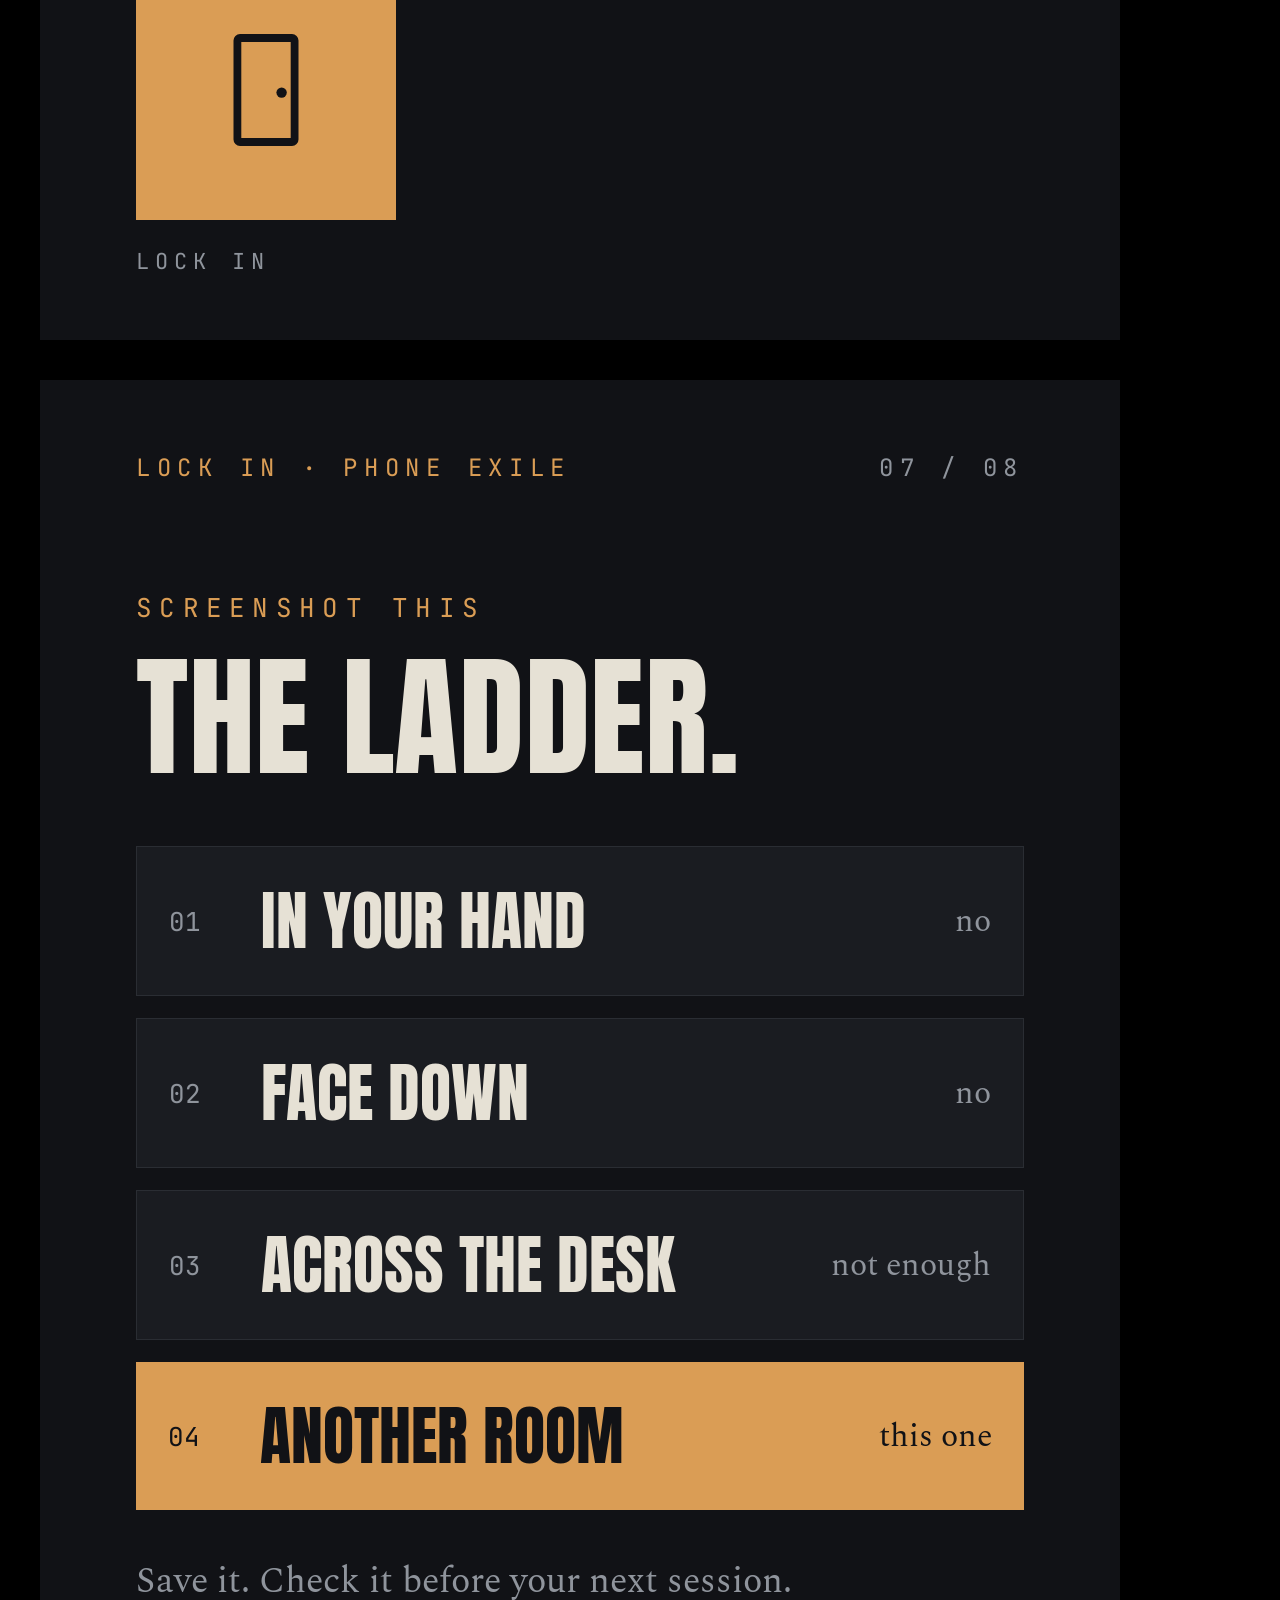
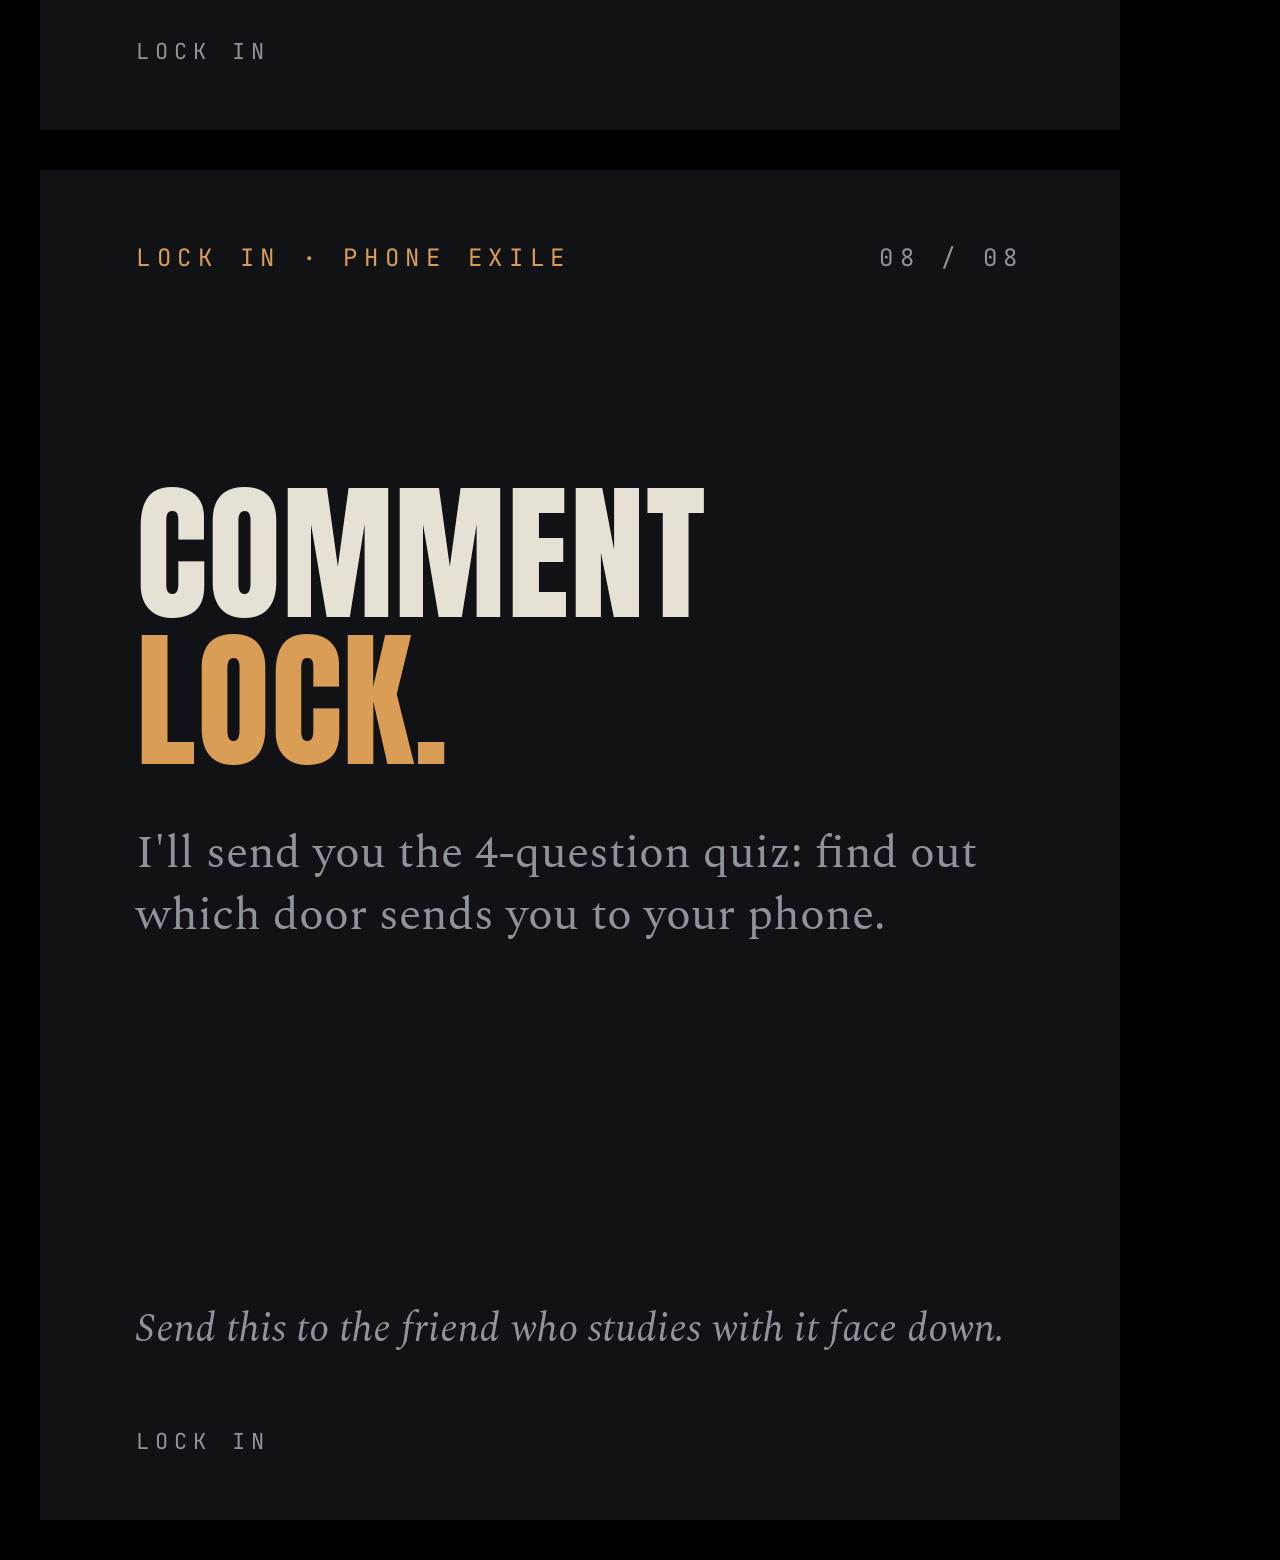
<file: outputs/lock-in/2026-09-26-phone-exile-carousel/carousel/slides.html>
<!doctype html>
<html><head><meta charset="utf-8">
<link rel="stylesheet" href="../../../../brands/lock-in.theme.css">
<link rel="stylesheet" href="../../../../skills/carousel-builder/assets/layouts.css">
<style>
  .icon-phone { stroke: var(--cream); fill: none; stroke-width: 6; }
  .tile.on .icon-phone { stroke: var(--bg); }
</style>
</head><body>

<!-- 1 · cover -->
<div class="frame slide cover">
  <div class="top label"><span>Lock In · Phone Exile</span><span class="count">01 / 08</span></div>
  <div class="head">Face down<br>is not<br><span class="amber">distance.</span></div>
  <div class="serif">Your phone has four places it can be. Only one of them works.</div>
  <div class="swipe">→</div>
  <div class="foot">Lock in</div>
</div>

<!-- 2 · second hook -->
<div class="frame slide point">
  <div class="top label"><span>Lock In · Phone Exile</span><span class="count">02 / 08</span></div>
  <div class="label kicker">The distance ladder</div>
  <div class="head">You've been using<br>the wrong <span class="amber">three.</span></div>
  <div class="serif">Swipe through them in order. Be honest about which one you do.</div>
  <div class="foot">Lock in</div>
</div>

<!-- 3 · in your hand -->
<div class="frame slide point">
  <div class="top label"><span>Lock In · Phone Exile</span><span class="count">03 / 08</span></div>
  <div class="label kicker">01 · In your hand</div>
  <div class="head">In your<br><span class="amber">hand.</span></div>
  <div class="serif">You already know this one. You are not working. You are holding the door open.</div>
  <div class="visual"><div class="tile panel"><svg viewBox="0 0 100 100"><rect class="icon-phone" x="30" y="12" width="40" height="76" rx="8"/><rect x="36" y="20" width="28" height="52" fill="#8f949c"/></svg></div></div>
  <div class="foot">Lock in</div>
</div>

<!-- 4 · face down -->
<div class="frame slide point">
  <div class="top label"><span>Lock In · Phone Exile</span><span class="count">04 / 08</span></div>
  <div class="label kicker">02 · Face down</div>
  <div class="head">Face <span class="amber">down.</span></div>
  <div class="serif">It feels like discipline. It isn't. It's still one reach away, and it still buzzes.</div>
  <div class="visual"><div class="tile panel"><svg viewBox="0 0 100 100"><rect class="icon-phone" x="30" y="12" width="40" height="76" rx="8"/><line class="icon-phone" x1="42" y1="78" x2="58" y2="78"/></svg></div></div>
  <div class="foot">Lock in</div>
</div>

<!-- 5 · across the desk -->
<div class="frame slide point">
  <div class="top label"><span>Lock In · Phone Exile</span><span class="count">05 / 08</span></div>
  <div class="label kicker">03 · Across the desk</div>
  <div class="head">Across<br>the <span class="amber">desk.</span></div>
  <div class="serif">Better. Still in sight. Still one lean away. Your eyes will go there every time the work gets hard.</div>
  <div class="visual"><div class="tile panel"><svg viewBox="0 0 100 100"><rect class="icon-phone" x="30" y="12" width="40" height="76" rx="8"/><line class="icon-phone" x1="42" y1="78" x2="58" y2="78"/><line class="icon-phone" x1="8" y1="94" x2="92" y2="94"/></svg></div></div>
  <div class="foot">Lock in</div>
</div>

<!-- 6 · another room -->
<div class="frame slide point">
  <div class="top label"><span>Lock In · Phone Exile</span><span class="count">06 / 08</span></div>
  <div class="label kicker">04 · Another room</div>
  <div class="head">Another<br><span class="amber">room.</span></div>
  <div class="serif">Face-down is not distance. Walking is. Getting it back should cost you standing up.</div>
  <div class="visual"><div class="tile on"><svg viewBox="0 0 100 100"><rect class="icon-phone" x="28" y="10" width="44" height="80" rx="2"/><circle cx="62" cy="52" r="4" fill="#111216"/></svg></div></div>
  <div class="foot">Lock in</div>
</div>

<!-- 7 · summary (screenshot) -->
<div class="frame slide point">
  <div class="top label"><span>Lock In · Phone Exile</span><span class="count">07 / 08</span></div>
  <div class="label kicker">Screenshot this</div>
  <div class="head">The ladder.</div>
  <div class="ladder">
    <div class="row panel"><span class="n">01</span><span class="t">In your hand</span><span class="s">no</span></div>
    <div class="row panel"><span class="n">02</span><span class="t">Face down</span><span class="s">no</span></div>
    <div class="row panel"><span class="n">03</span><span class="t">Across the desk</span><span class="s">not enough</span></div>
    <div class="row on"><span class="n">04</span><span class="t">Another room</span><span class="s">this one</span></div>
  </div>
  <div class="serif" style="font-size:36px;margin-top:48px">Save it. Check it before your next session.</div>
  <div class="foot">Lock in</div>
</div>

<!-- 8 · CTA -->
<div class="frame slide cta">
  <div class="top label"><span>Lock In · Phone Exile</span><span class="count">08 / 08</span></div>
  <div class="head">Comment<br><span class="amber">LOCK.</span></div>
  <div class="serif">I'll send you the 4-question quiz: find out which door sends you to your phone.</div>
  <div class="send">Send this to the friend who studies with it face down.</div>
  <div class="foot">Lock in</div>
</div>

</body></html>
</file>
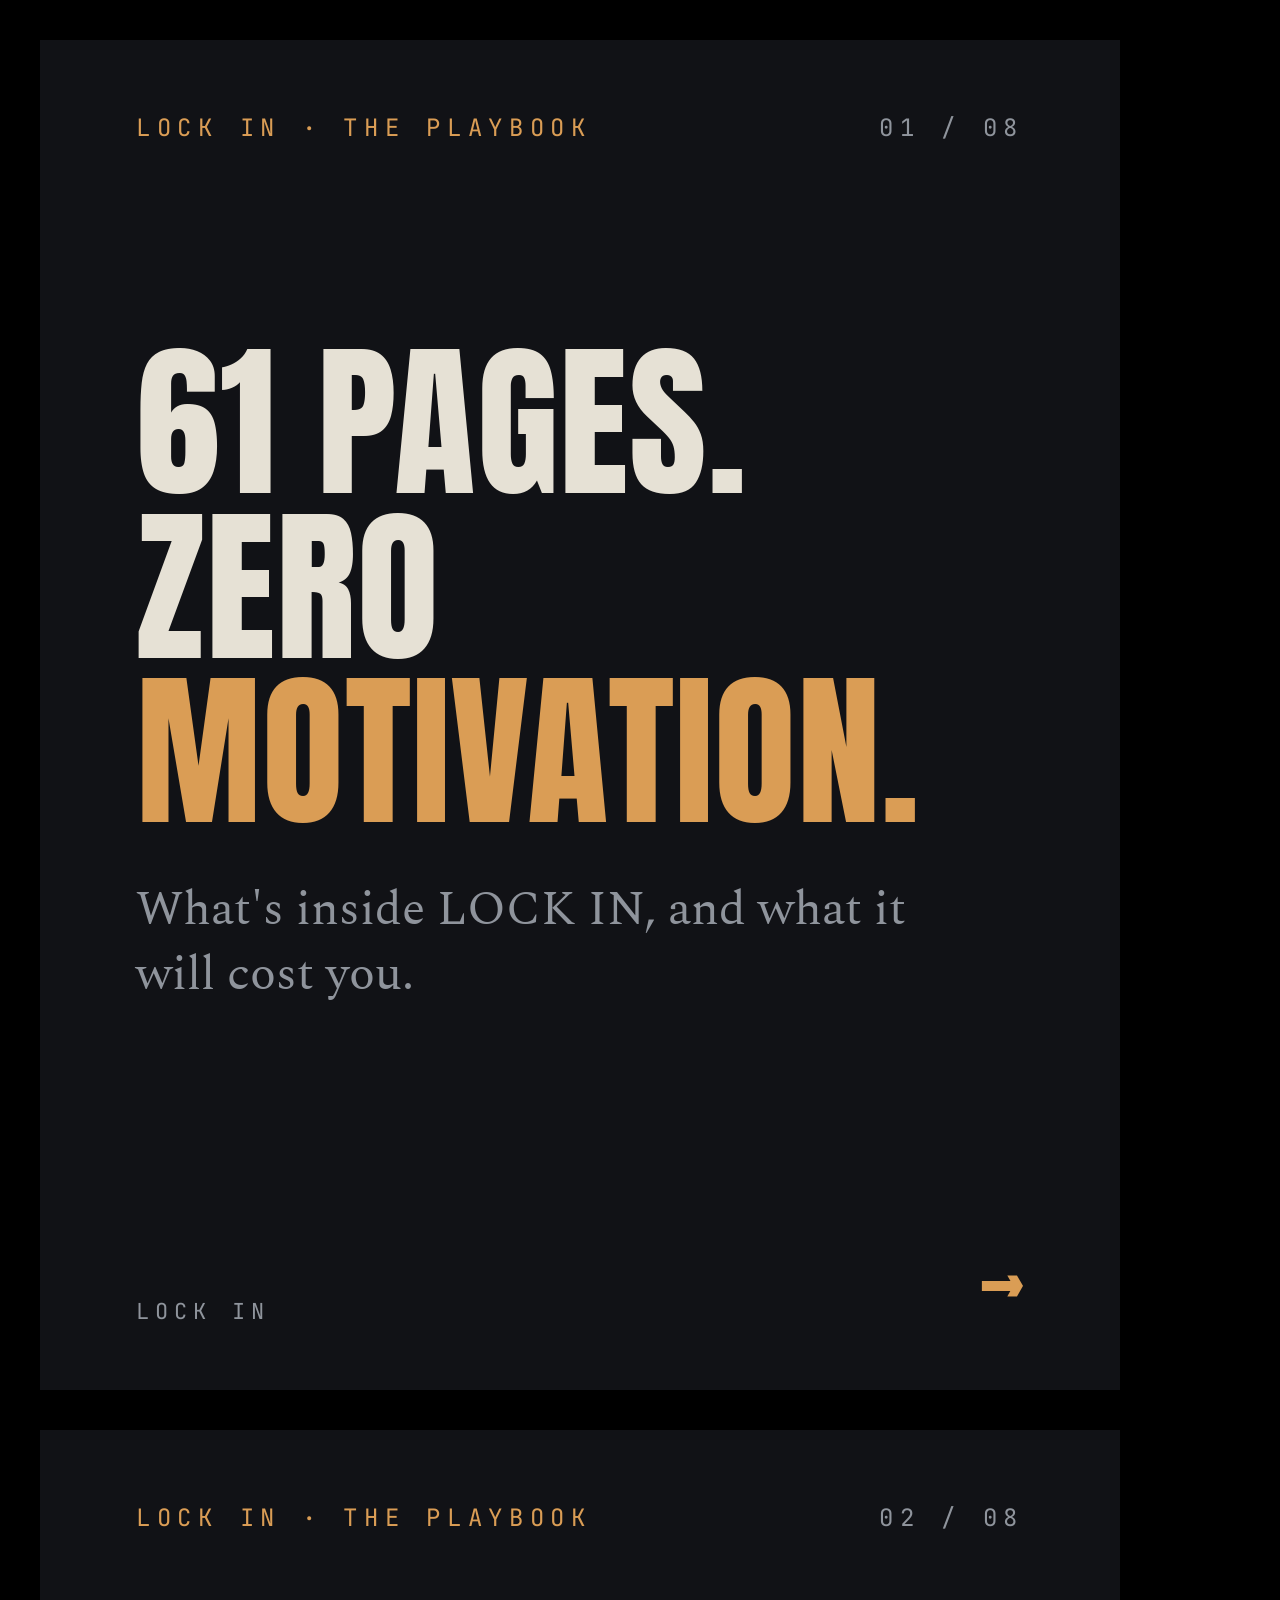
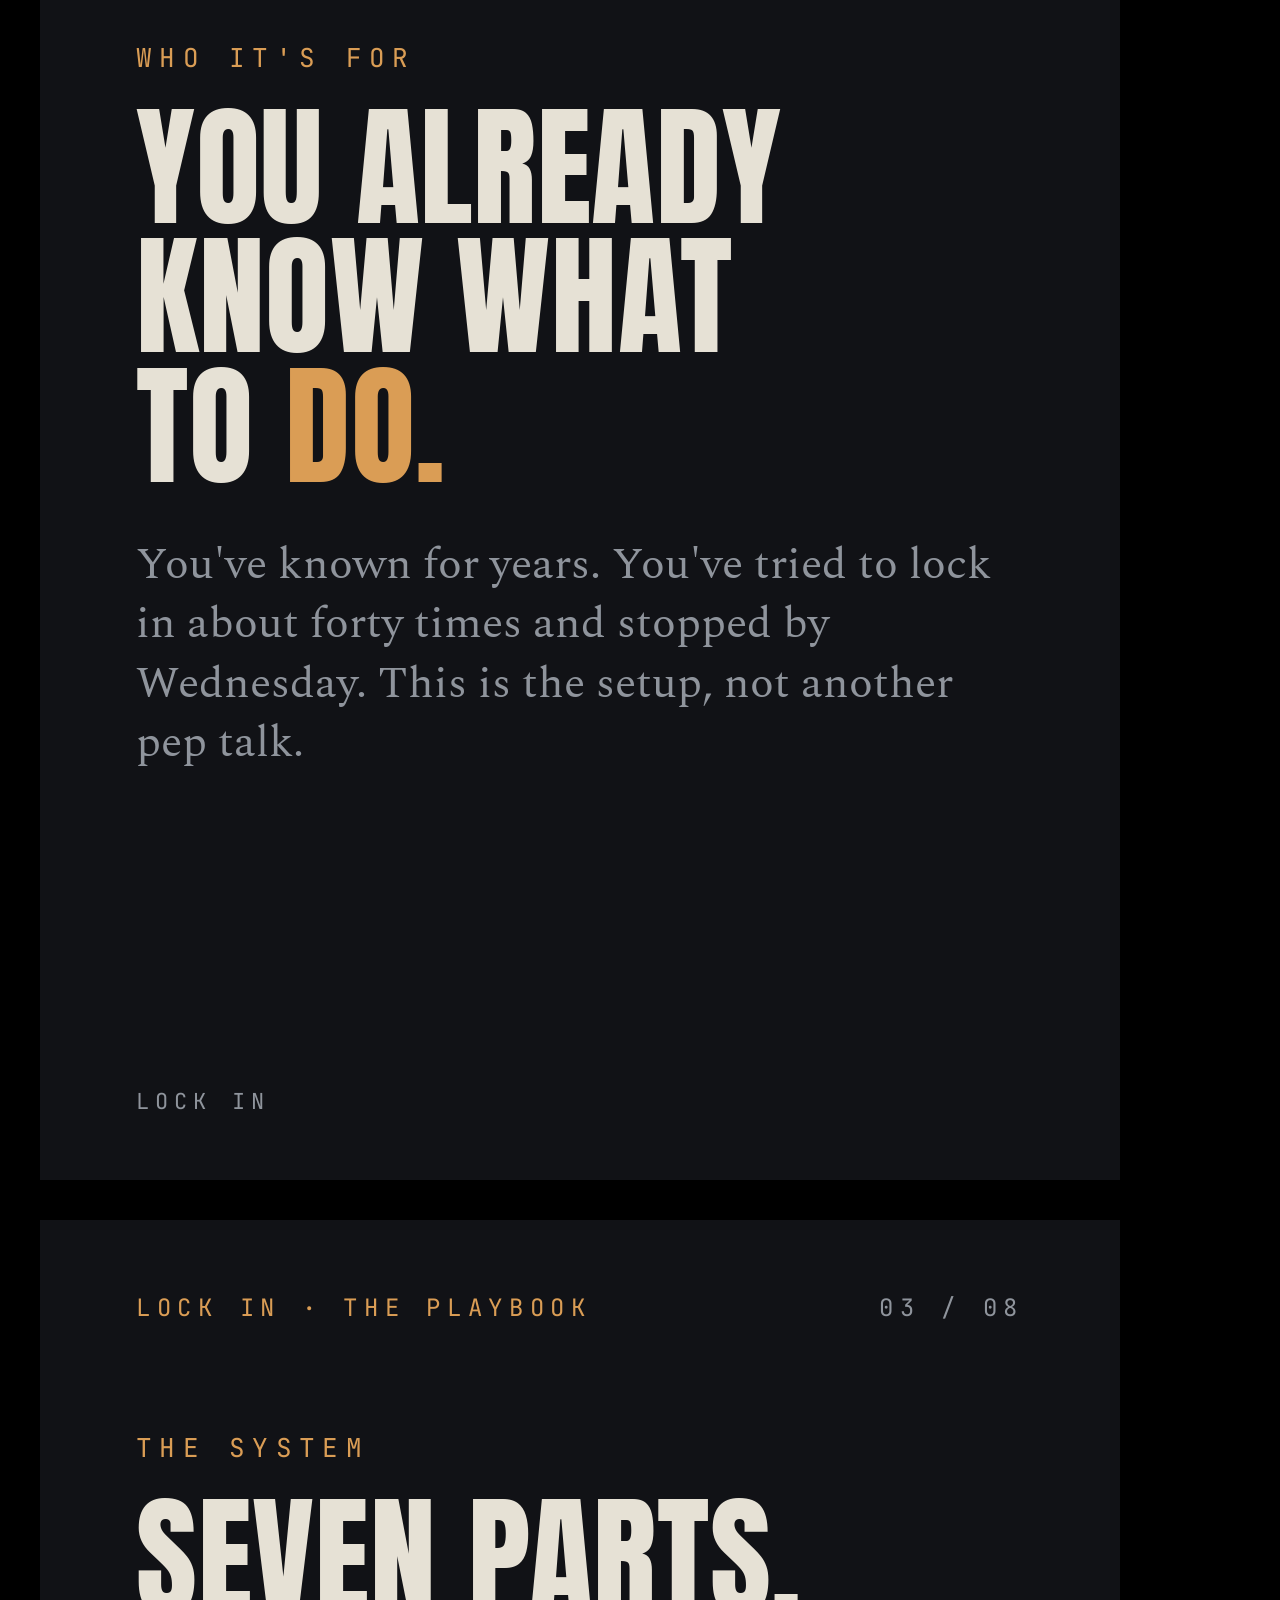
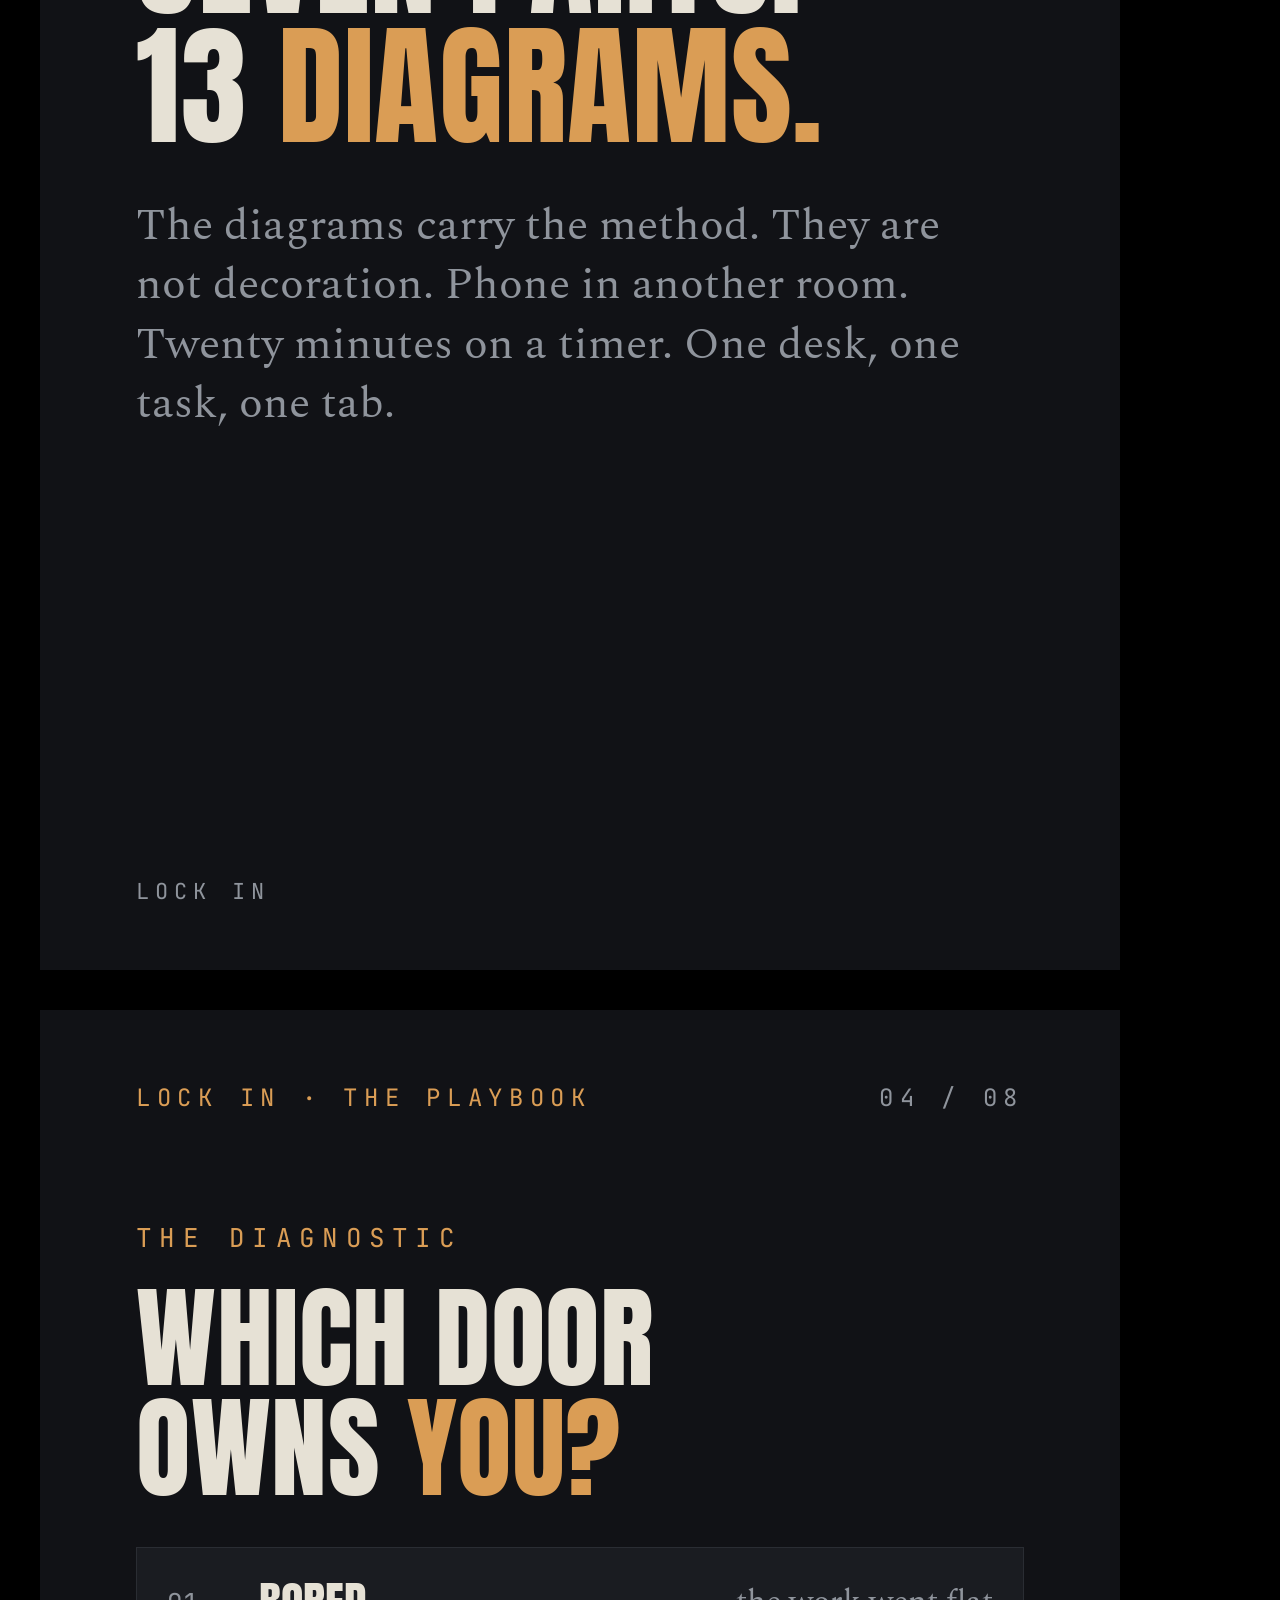
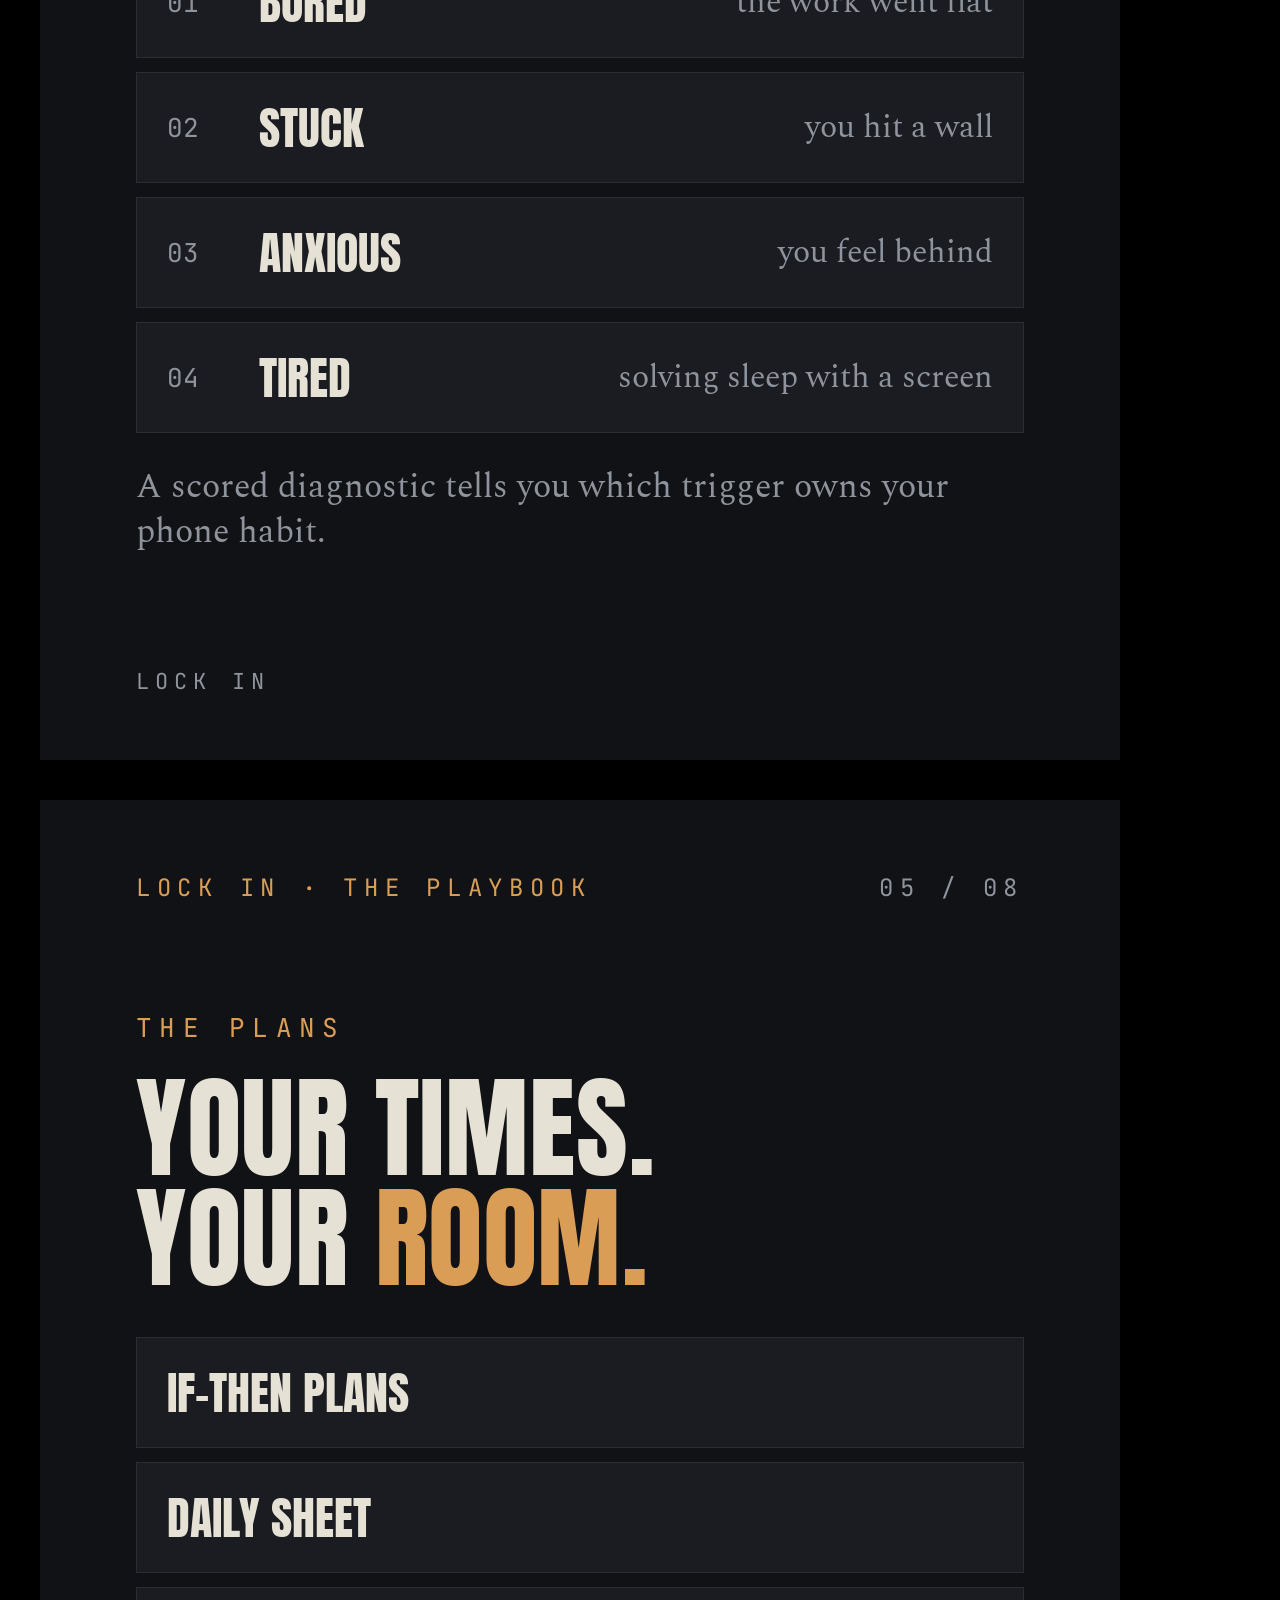
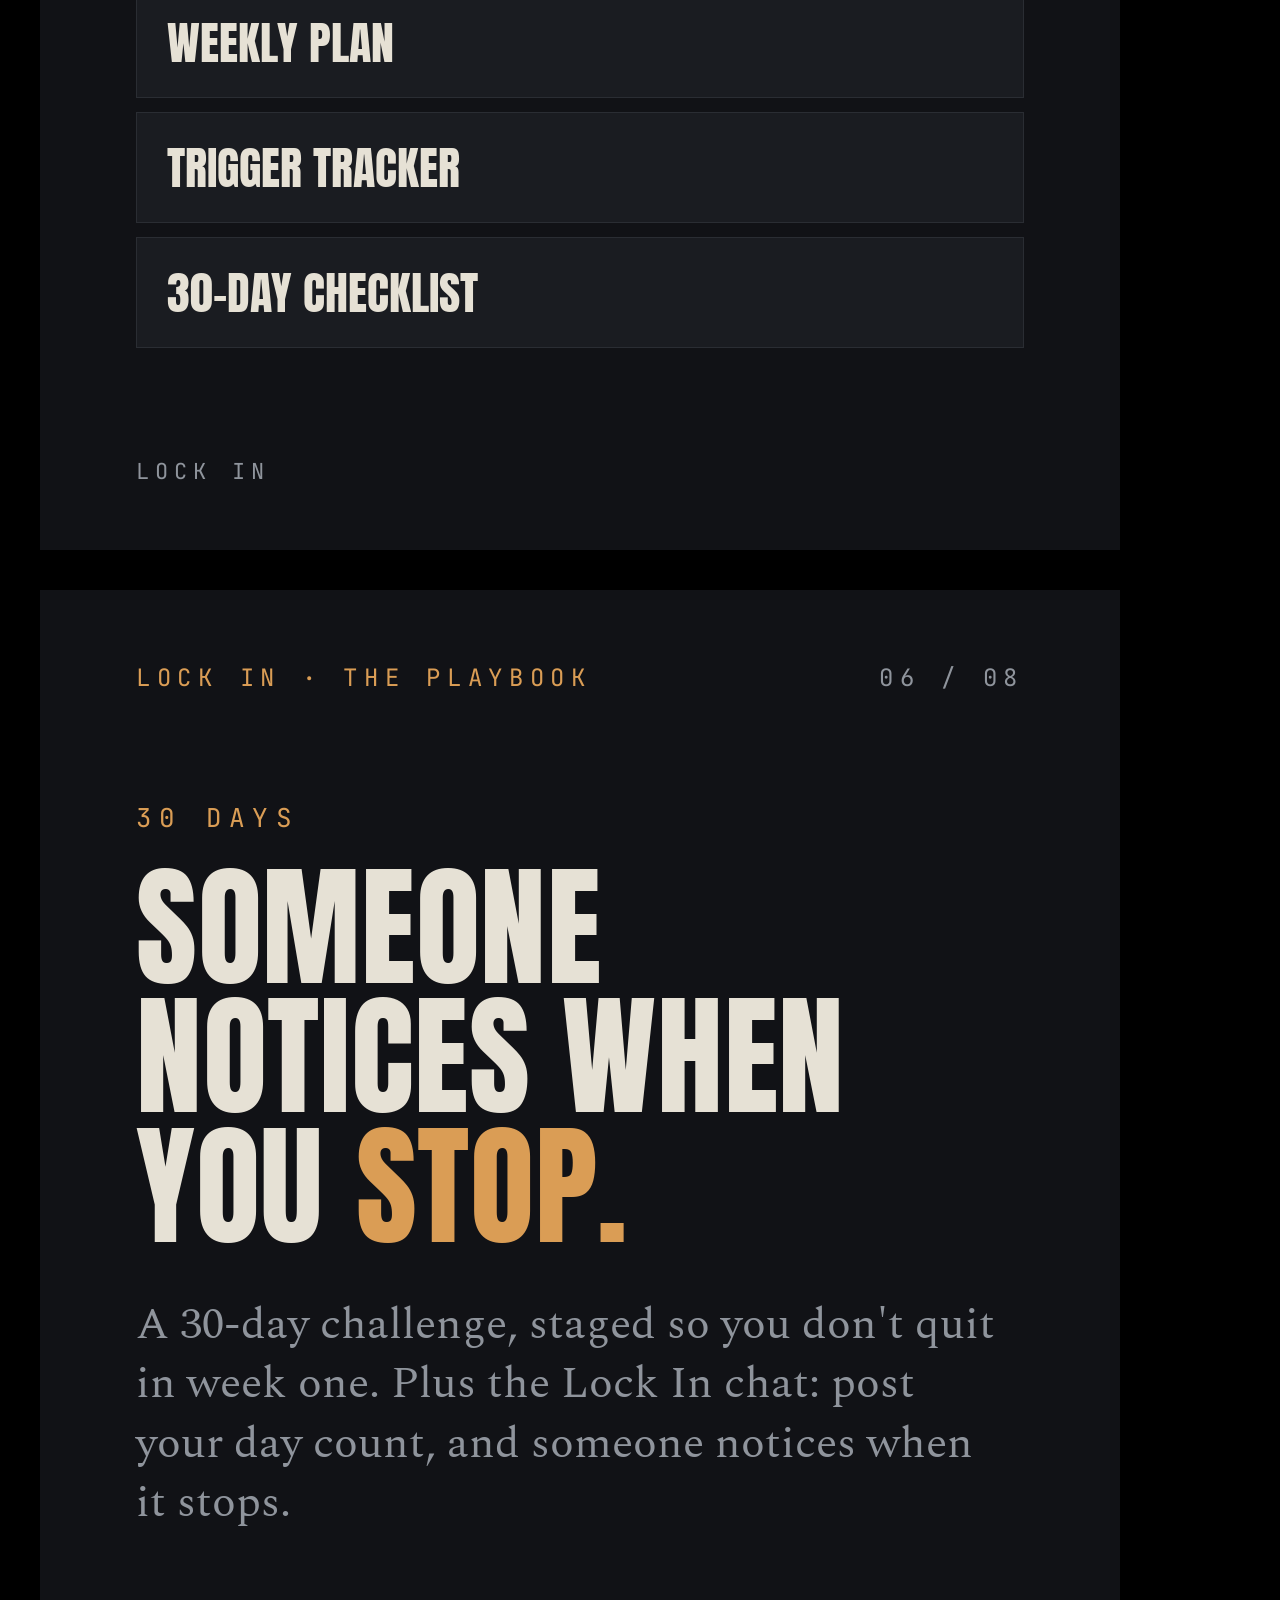
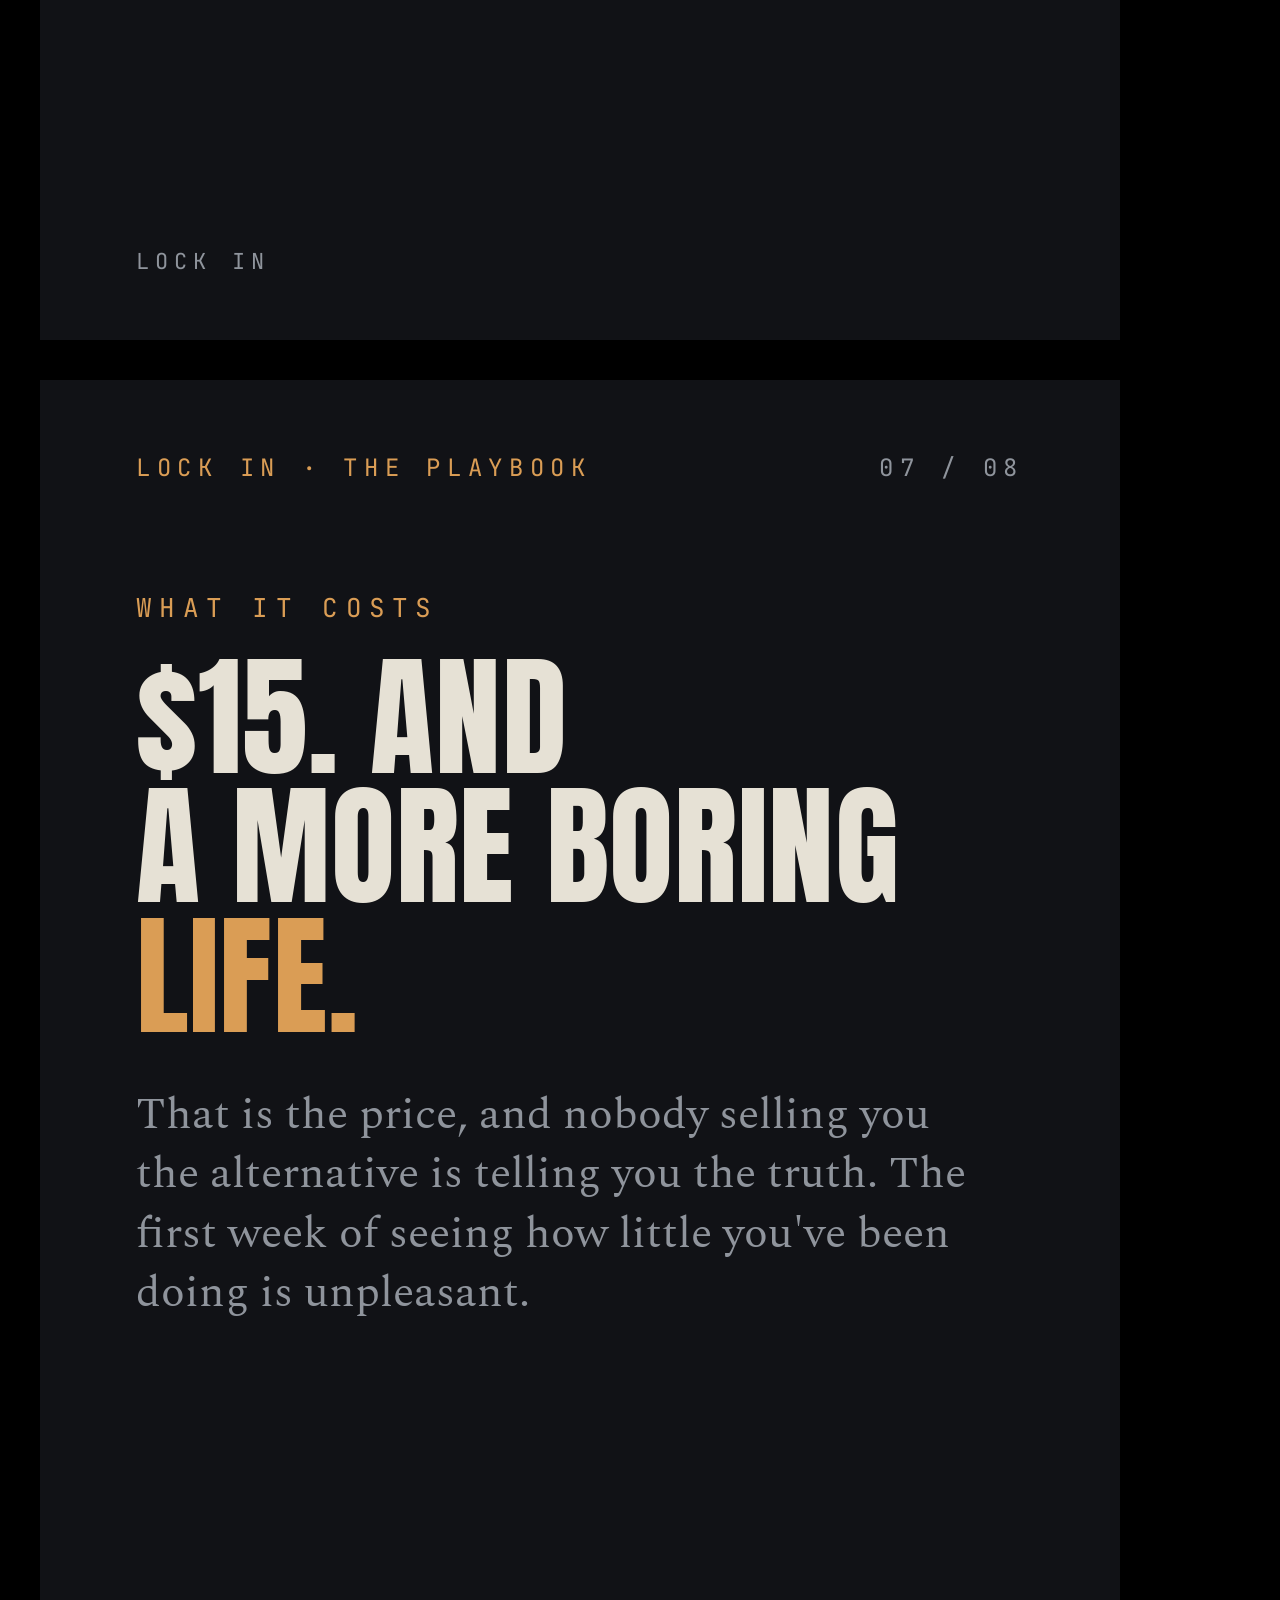
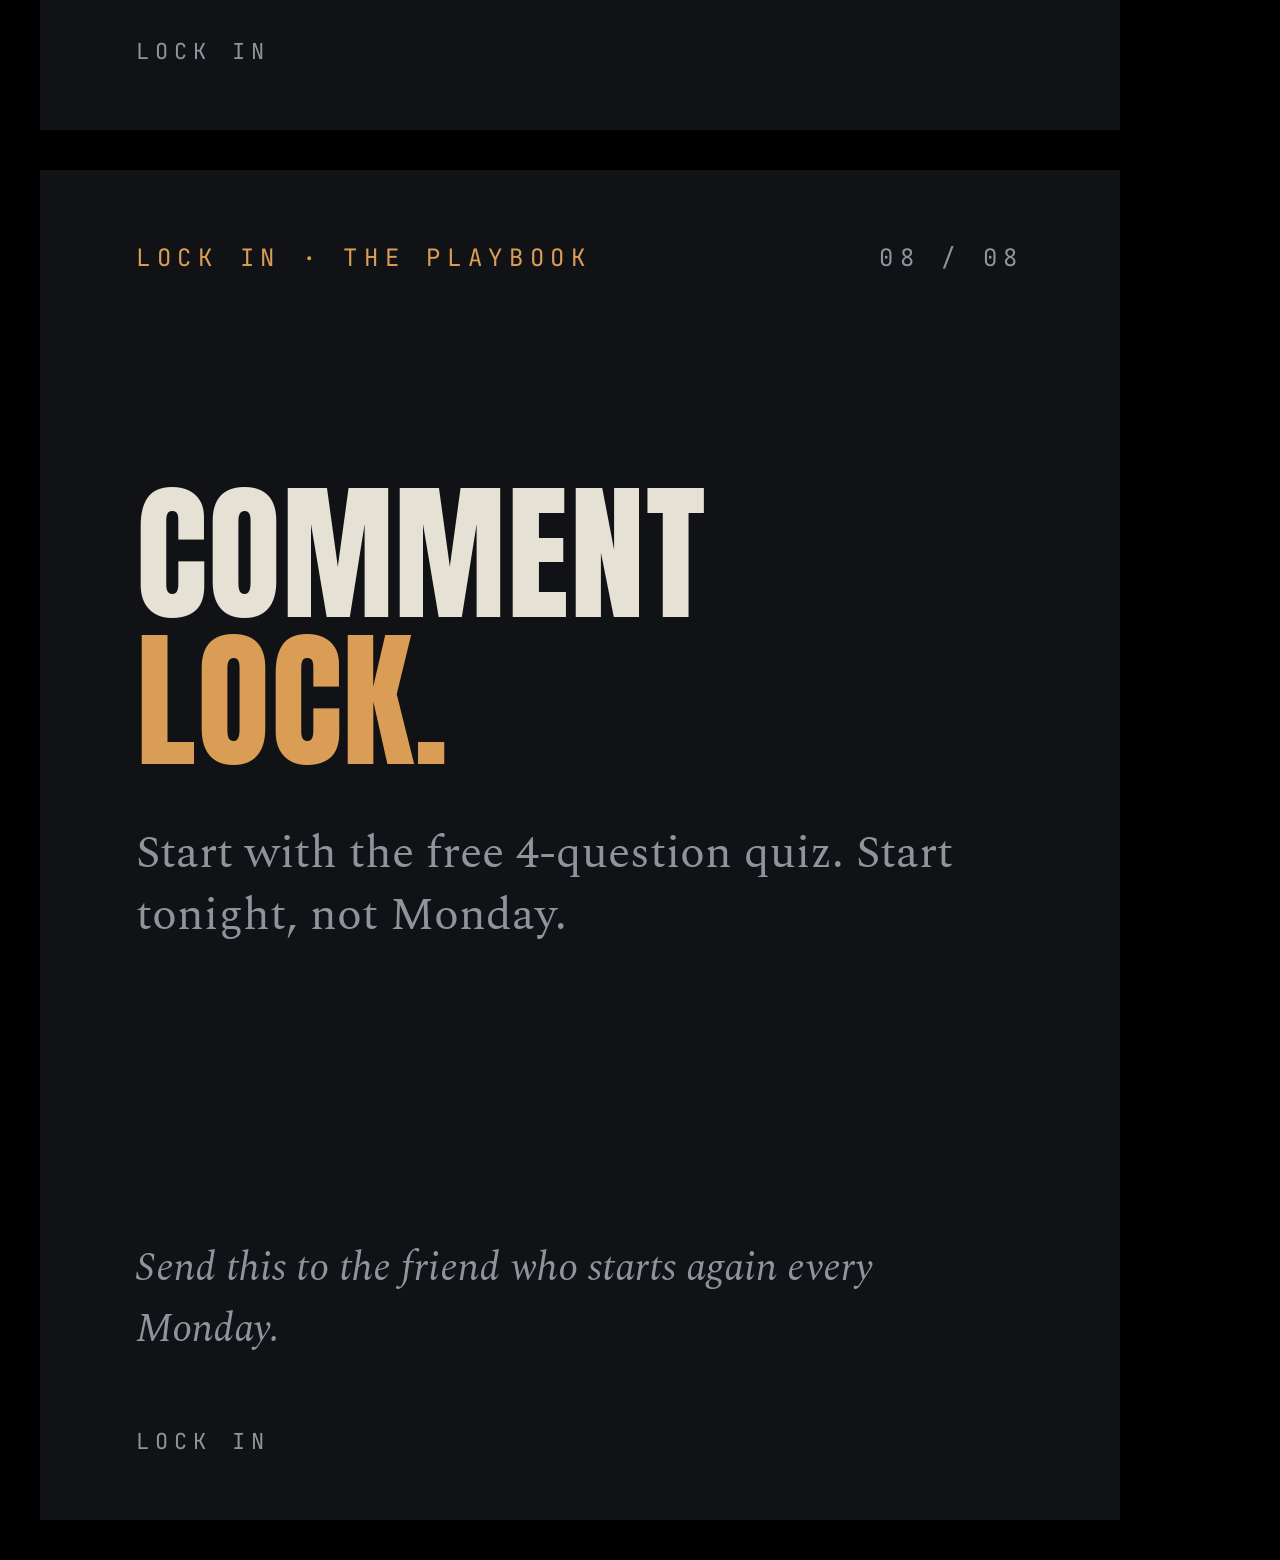
<file: outputs/lock-in/2026-09-26-whats-inside-carousel/carousel/slides.html>
<!doctype html>
<html><head><meta charset="utf-8">
<link rel="stylesheet" href="../../../../brands/lock-in.theme.css">
<link rel="stylesheet" href="../../../../skills/carousel-builder/assets/layouts.css">
<style>
  .ladder .row .t { font-size: 52px; }
  .tight .head { font-size: 112px; }
  .tight .ladder { gap: 14px; margin-top: 44px; }
  .tight .ladder .row { padding: 20px 30px; }
  .tight .ladder .row .t { font-size: 46px; }
</style>
</head><body>

<div class="frame slide cover">
  <div class="top label"><span>Lock In · The playbook</span><span class="count">01 / 08</span></div>
  <div class="head">61 pages.<br>Zero<br><span class="amber">motivation.</span></div>
  <div class="serif">What's inside LOCK IN, and what it will cost you.</div>
  <div class="swipe">→</div>
  <div class="foot">Lock in</div>
</div>

<div class="frame slide point">
  <div class="top label"><span>Lock In · The playbook</span><span class="count">02 / 08</span></div>
  <div class="label kicker">Who it's for</div>
  <div class="head">You already<br>know what<br>to <span class="amber">do.</span></div>
  <div class="serif">You've known for years. You've tried to lock in about forty times and stopped by Wednesday. This is the setup, not another pep talk.</div>
  <div class="foot">Lock in</div>
</div>

<div class="frame slide point">
  <div class="top label"><span>Lock In · The playbook</span><span class="count">03 / 08</span></div>
  <div class="label kicker">The system</div>
  <div class="head">Seven parts.<br>13 <span class="amber">diagrams.</span></div>
  <div class="serif">The diagrams carry the method. They are not decoration. Phone in another room. Twenty minutes on a timer. One desk, one task, one tab.</div>
  <div class="foot">Lock in</div>
</div>

<div class="frame slide point tight">
  <div class="top label"><span>Lock In · The playbook</span><span class="count">04 / 08</span></div>
  <div class="label kicker">The diagnostic</div>
  <div class="head">Which door<br>owns <span class="amber">you?</span></div>
  <div class="ladder">
    <div class="row panel"><span class="n">01</span><span class="t">Bored</span><span class="s">the work went flat</span></div>
    <div class="row panel"><span class="n">02</span><span class="t">Stuck</span><span class="s">you hit a wall</span></div>
    <div class="row panel"><span class="n">03</span><span class="t">Anxious</span><span class="s">you feel behind</span></div>
    <div class="row panel"><span class="n">04</span><span class="t">Tired</span><span class="s">solving sleep with a screen</span></div>
  </div>
  <div class="serif" style="font-size:34px;margin-top:32px">A scored diagnostic tells you which trigger owns your phone habit.</div>
  <div class="foot">Lock in</div>
</div>

<div class="frame slide point tight">
  <div class="top label"><span>Lock In · The playbook</span><span class="count">05 / 08</span></div>
  <div class="label kicker">The plans</div>
  <div class="head">Your times.<br>Your <span class="amber">room.</span></div>
  <div class="ladder">
    <div class="row panel"><span class="t">If-then plans</span></div>
    <div class="row panel"><span class="t">Daily sheet</span></div>
    <div class="row panel"><span class="t">Weekly plan</span></div>
    <div class="row panel"><span class="t">Trigger tracker</span></div>
    <div class="row panel"><span class="t">30-day checklist</span></div>
  </div>
  <div class="foot">Lock in</div>
</div>

<div class="frame slide point">
  <div class="top label"><span>Lock In · The playbook</span><span class="count">06 / 08</span></div>
  <div class="label kicker">30 days</div>
  <div class="head">Someone<br>notices when<br>you <span class="amber">stop.</span></div>
  <div class="serif">A 30-day challenge, staged so you don't quit in week one. Plus the Lock In chat: post your day count, and someone notices when it stops.</div>
  <div class="foot">Lock in</div>
</div>

<div class="frame slide point">
  <div class="top label"><span>Lock In · The playbook</span><span class="count">07 / 08</span></div>
  <div class="label kicker">What it costs</div>
  <div class="head">$15. And<br>a more boring<br><span class="amber">life.</span></div>
  <div class="serif">That is the price, and nobody selling you the alternative is telling you the truth. The first week of seeing how little you've been doing is unpleasant.</div>
  <div class="foot">Lock in</div>
</div>

<div class="frame slide cta">
  <div class="top label"><span>Lock In · The playbook</span><span class="count">08 / 08</span></div>
  <div class="head">Comment<br><span class="amber">LOCK.</span></div>
  <div class="serif">Start with the free 4-question quiz. Start tonight, not Monday.</div>
  <div class="send">Send this to the friend who starts again every Monday.</div>
  <div class="foot">Lock in</div>
</div>

</body></html>
</file>
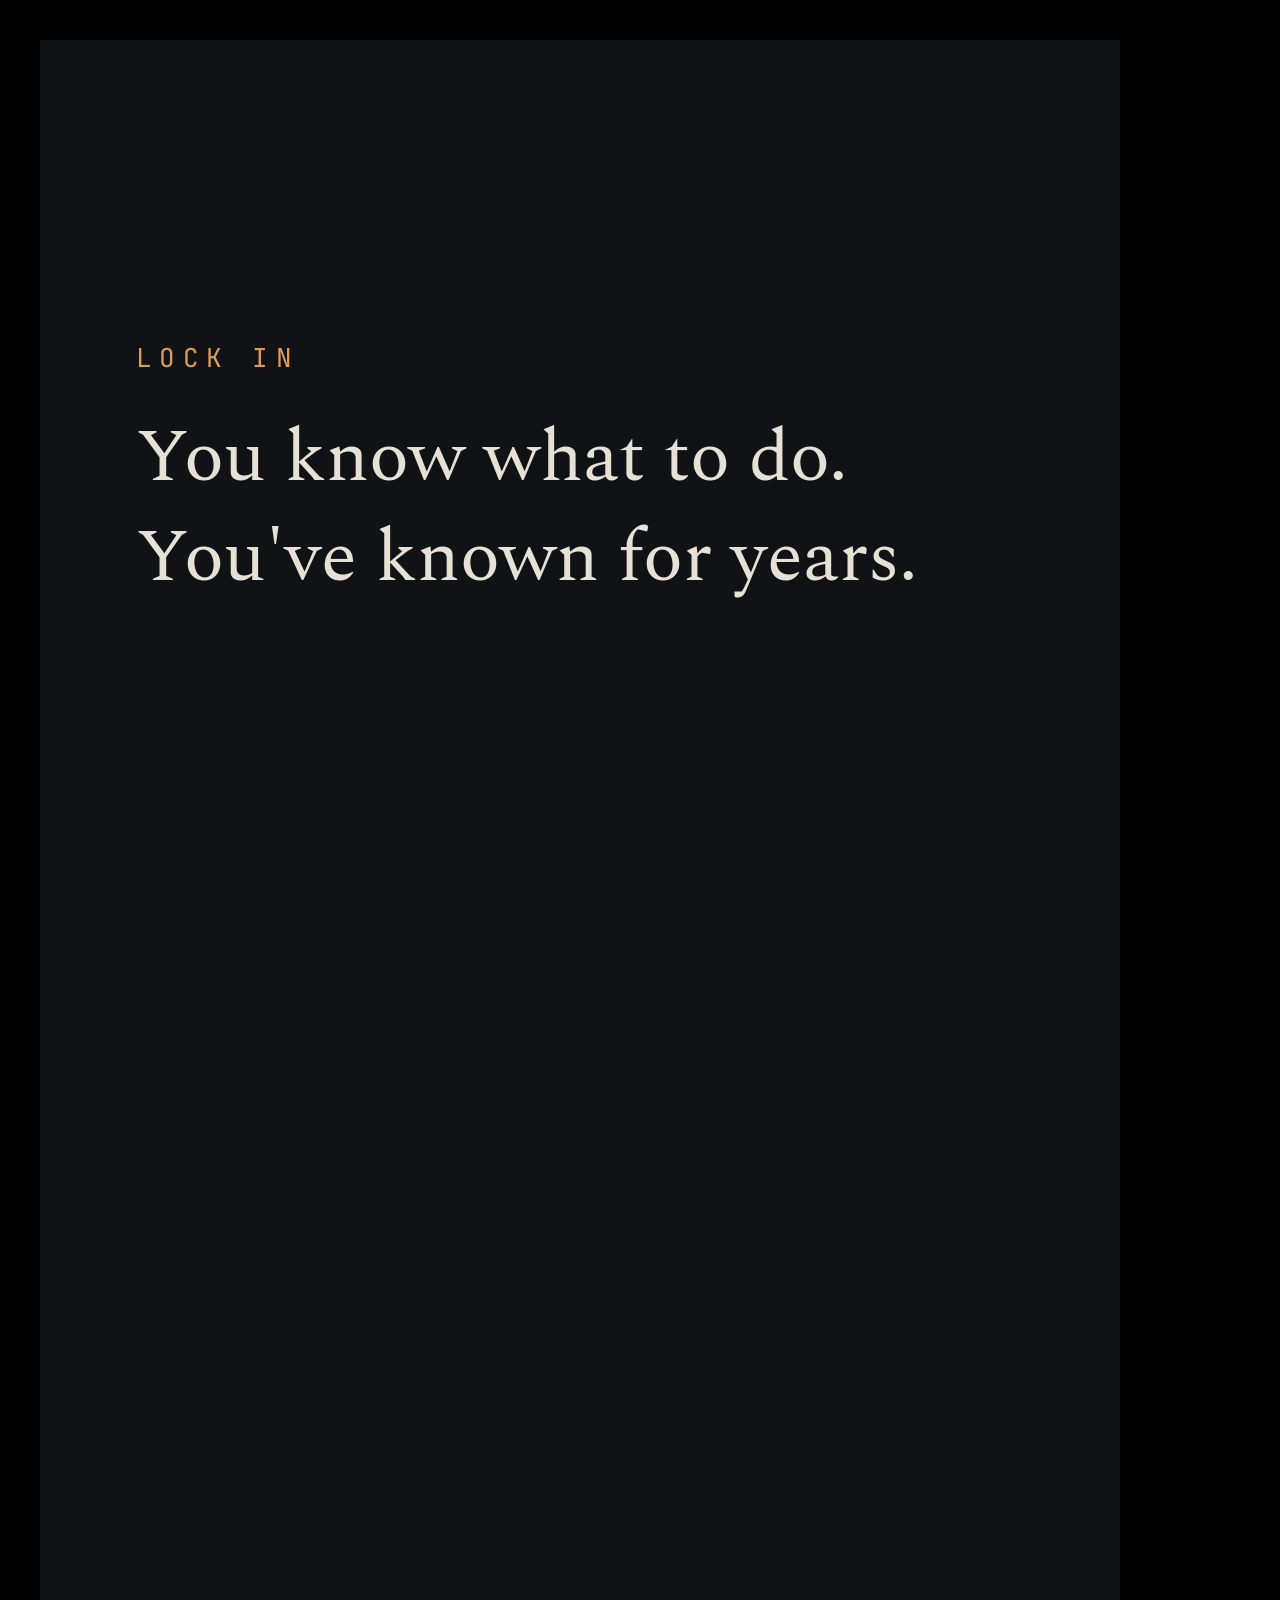
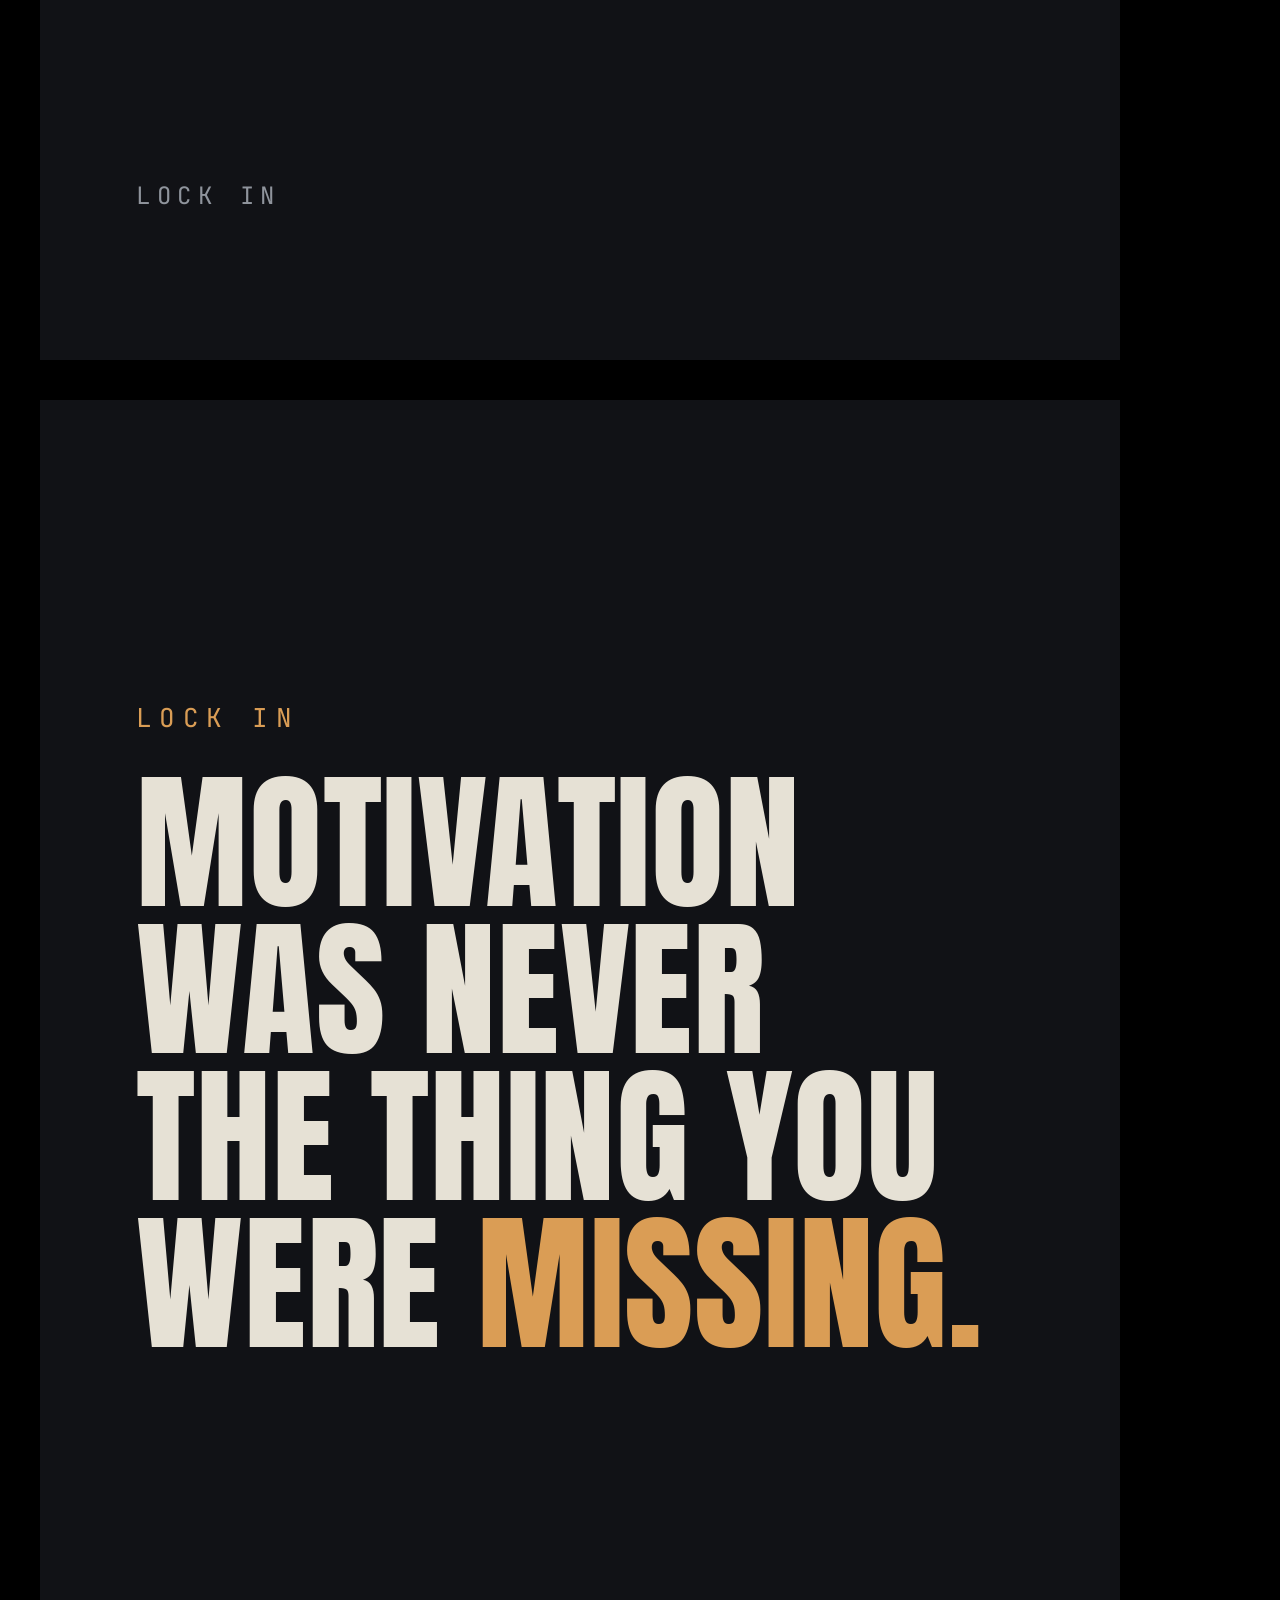
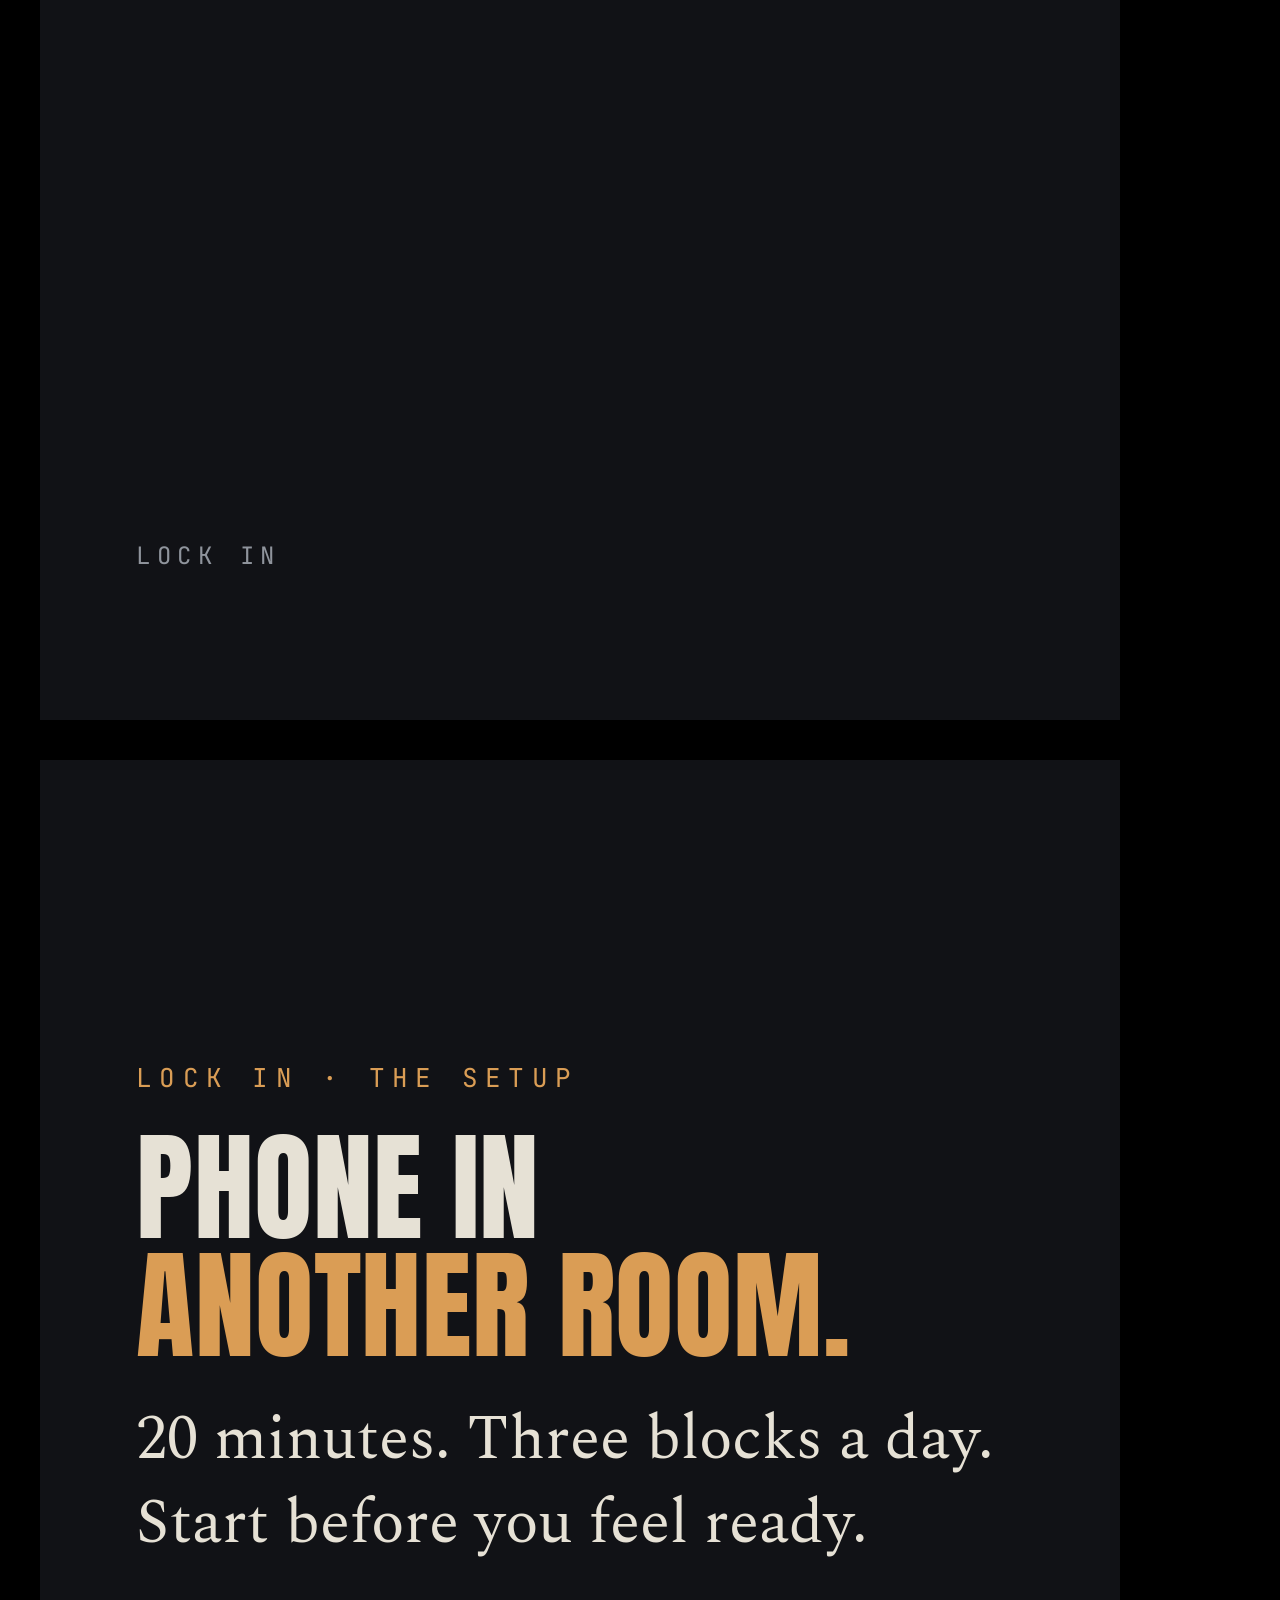
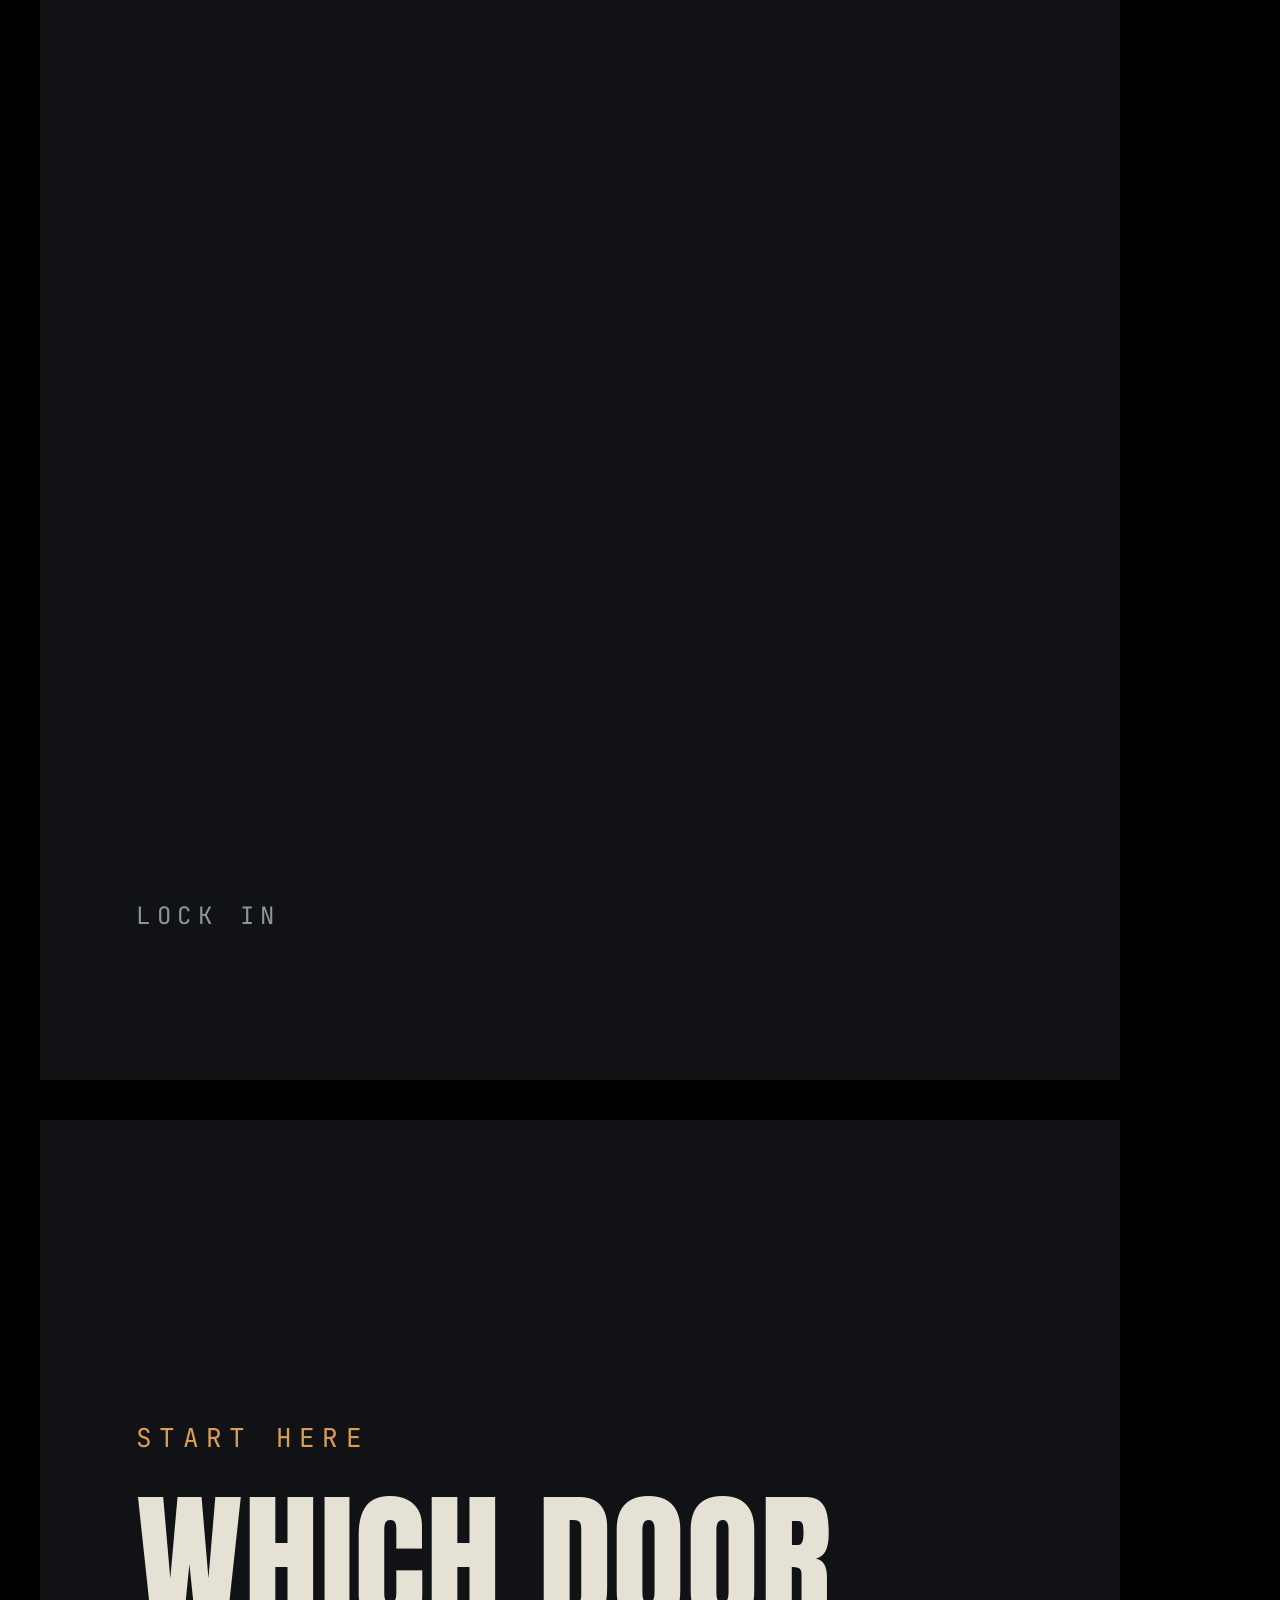
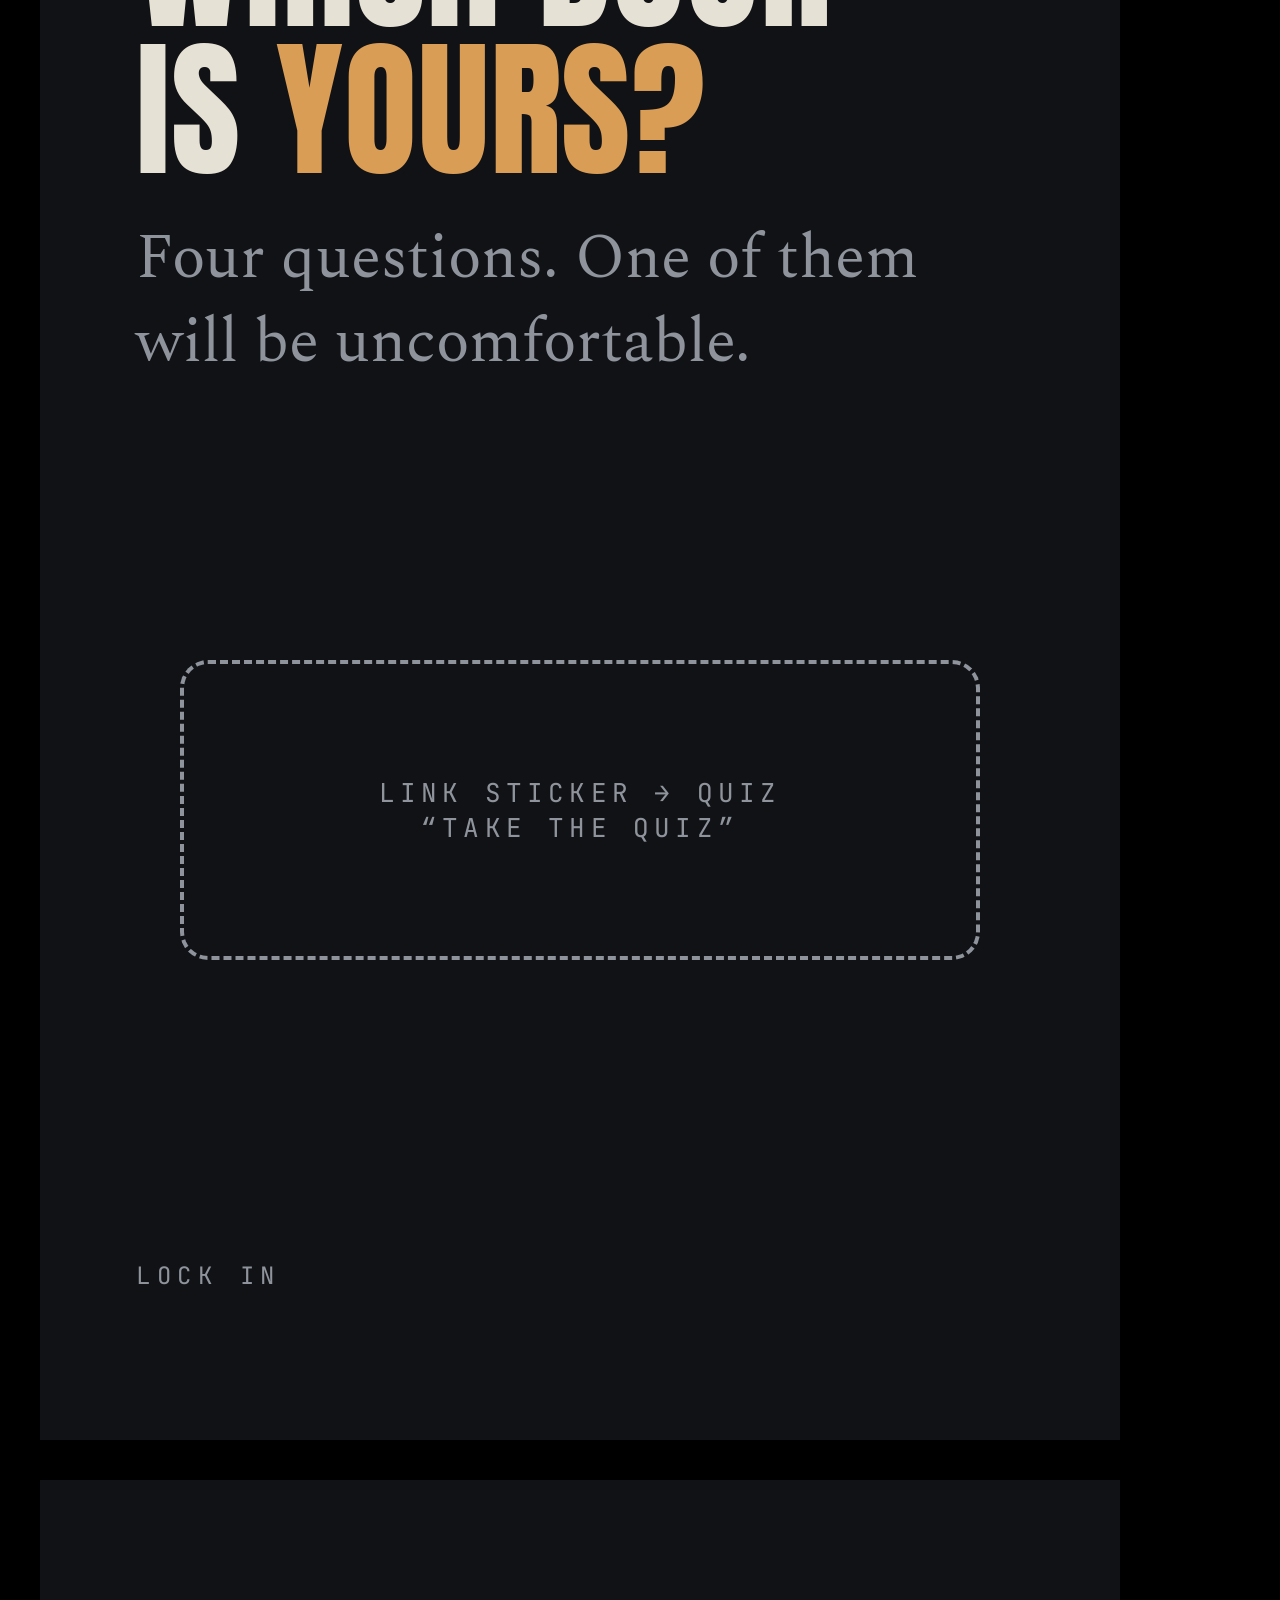
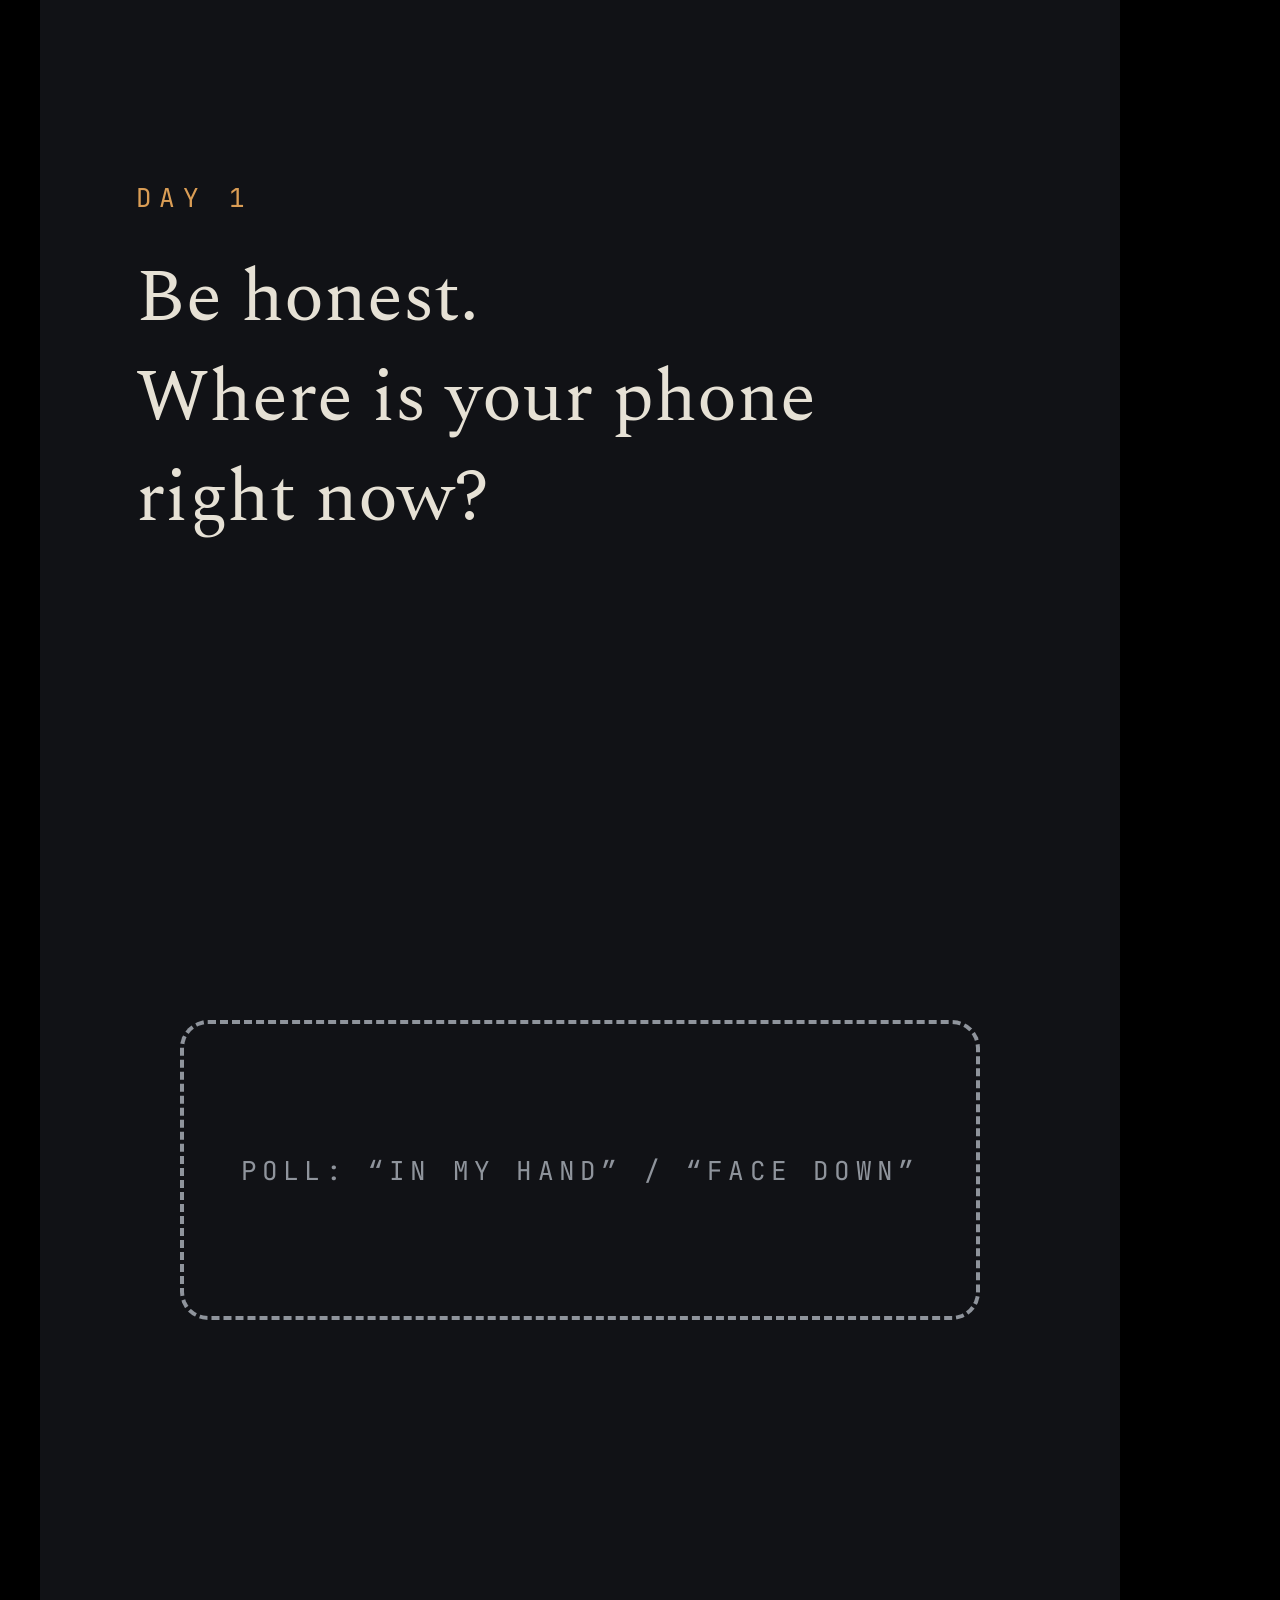
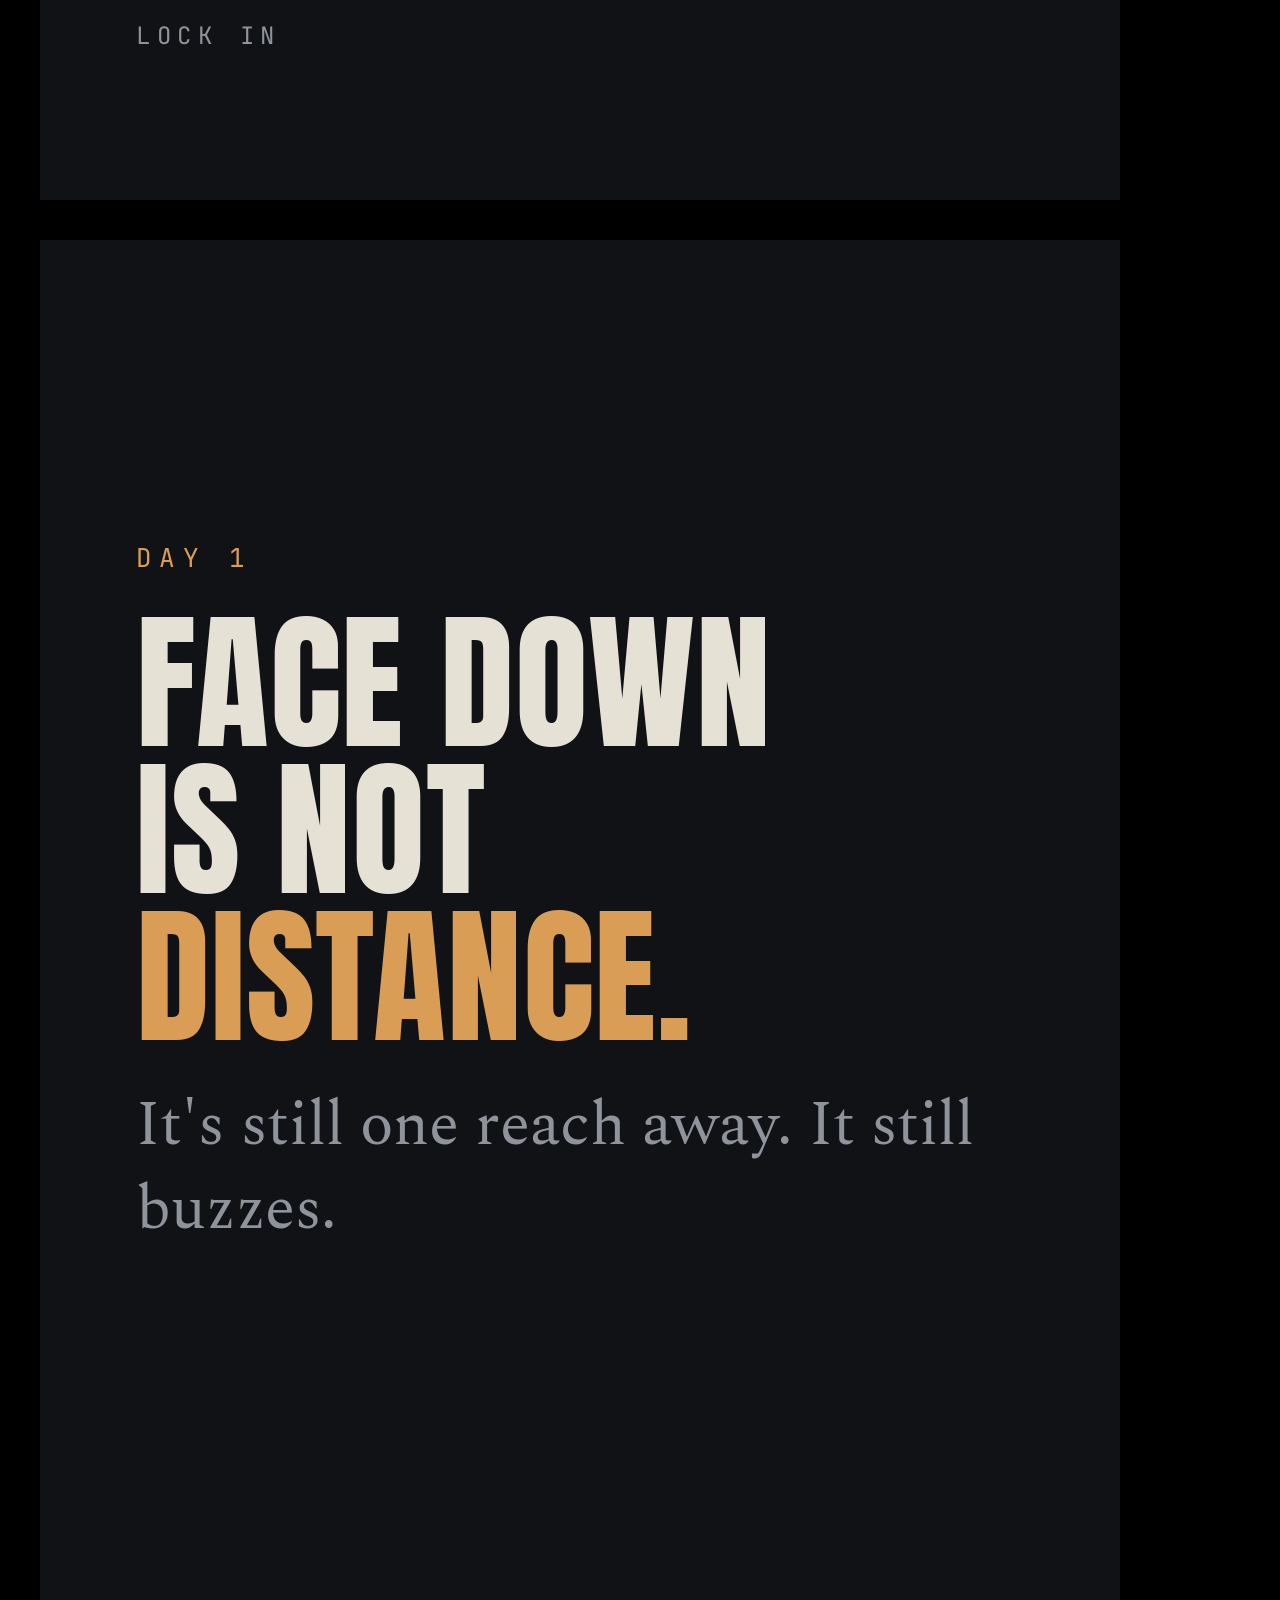
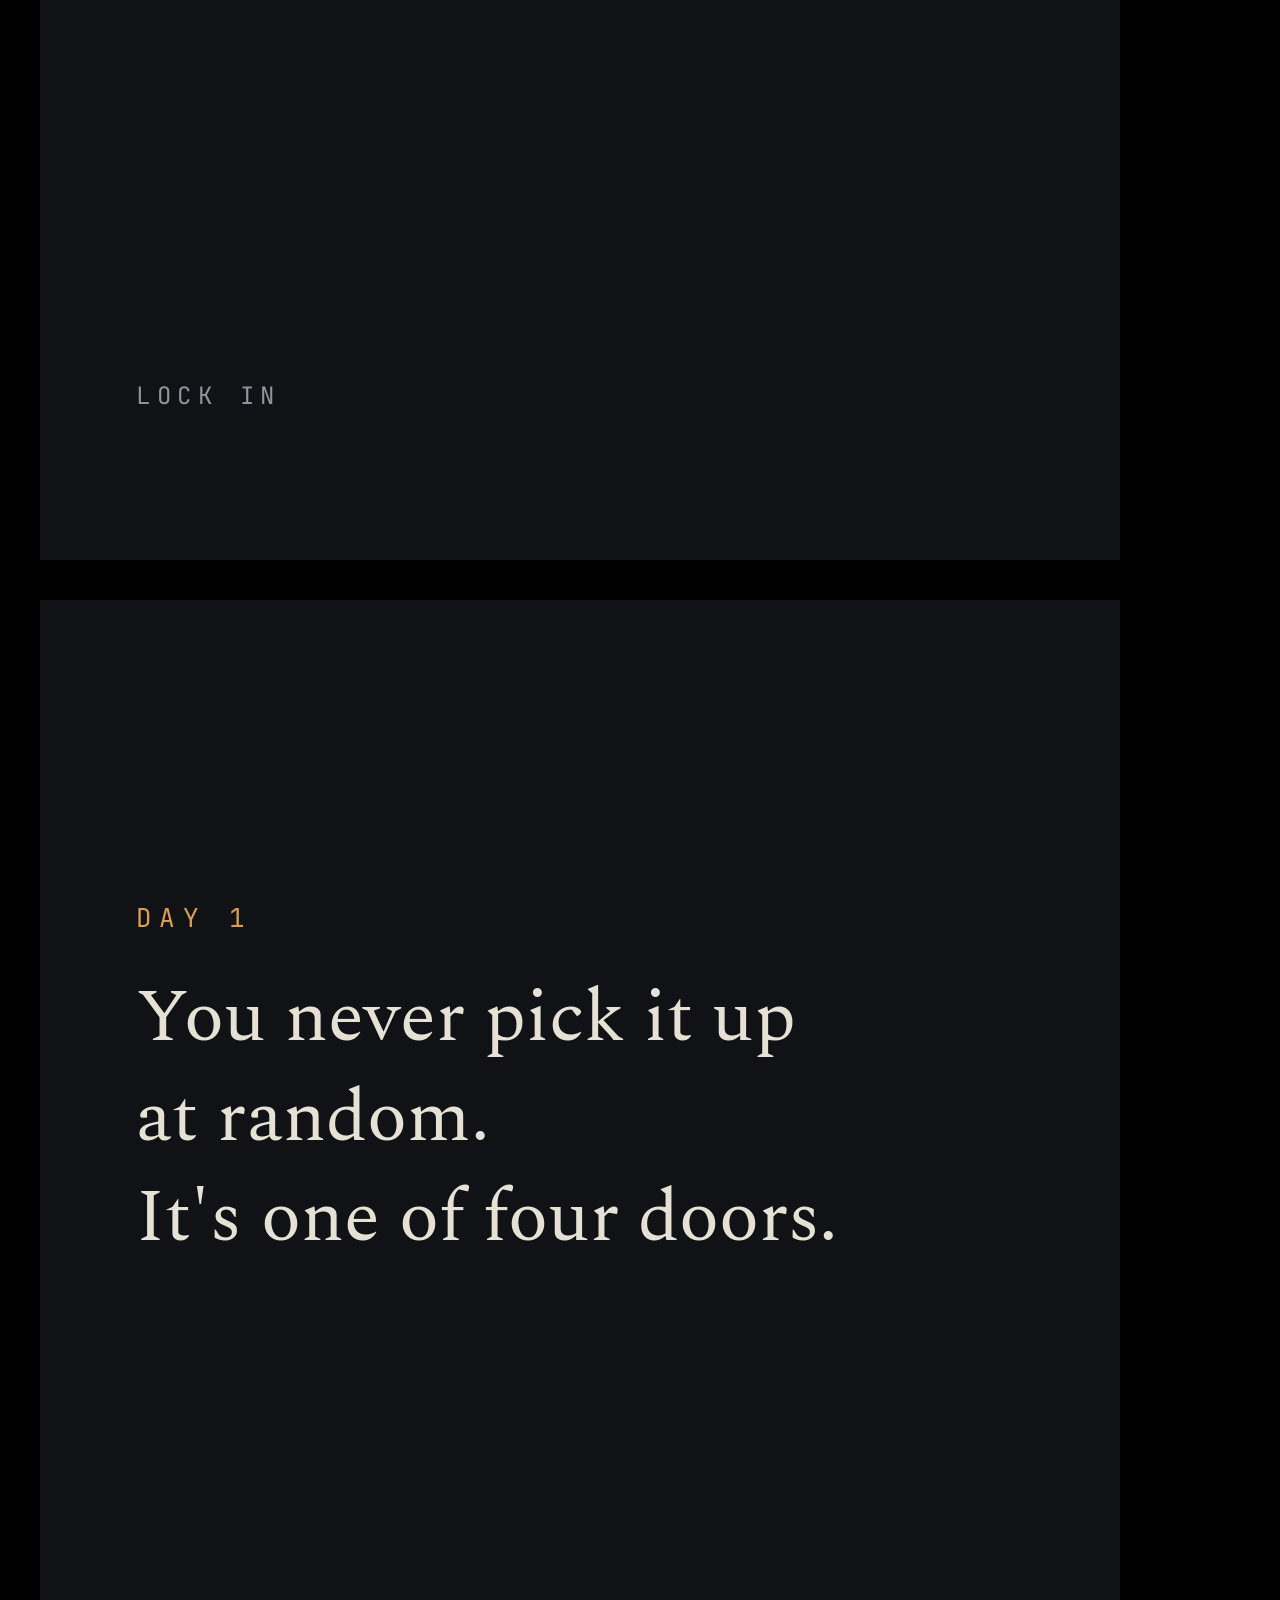
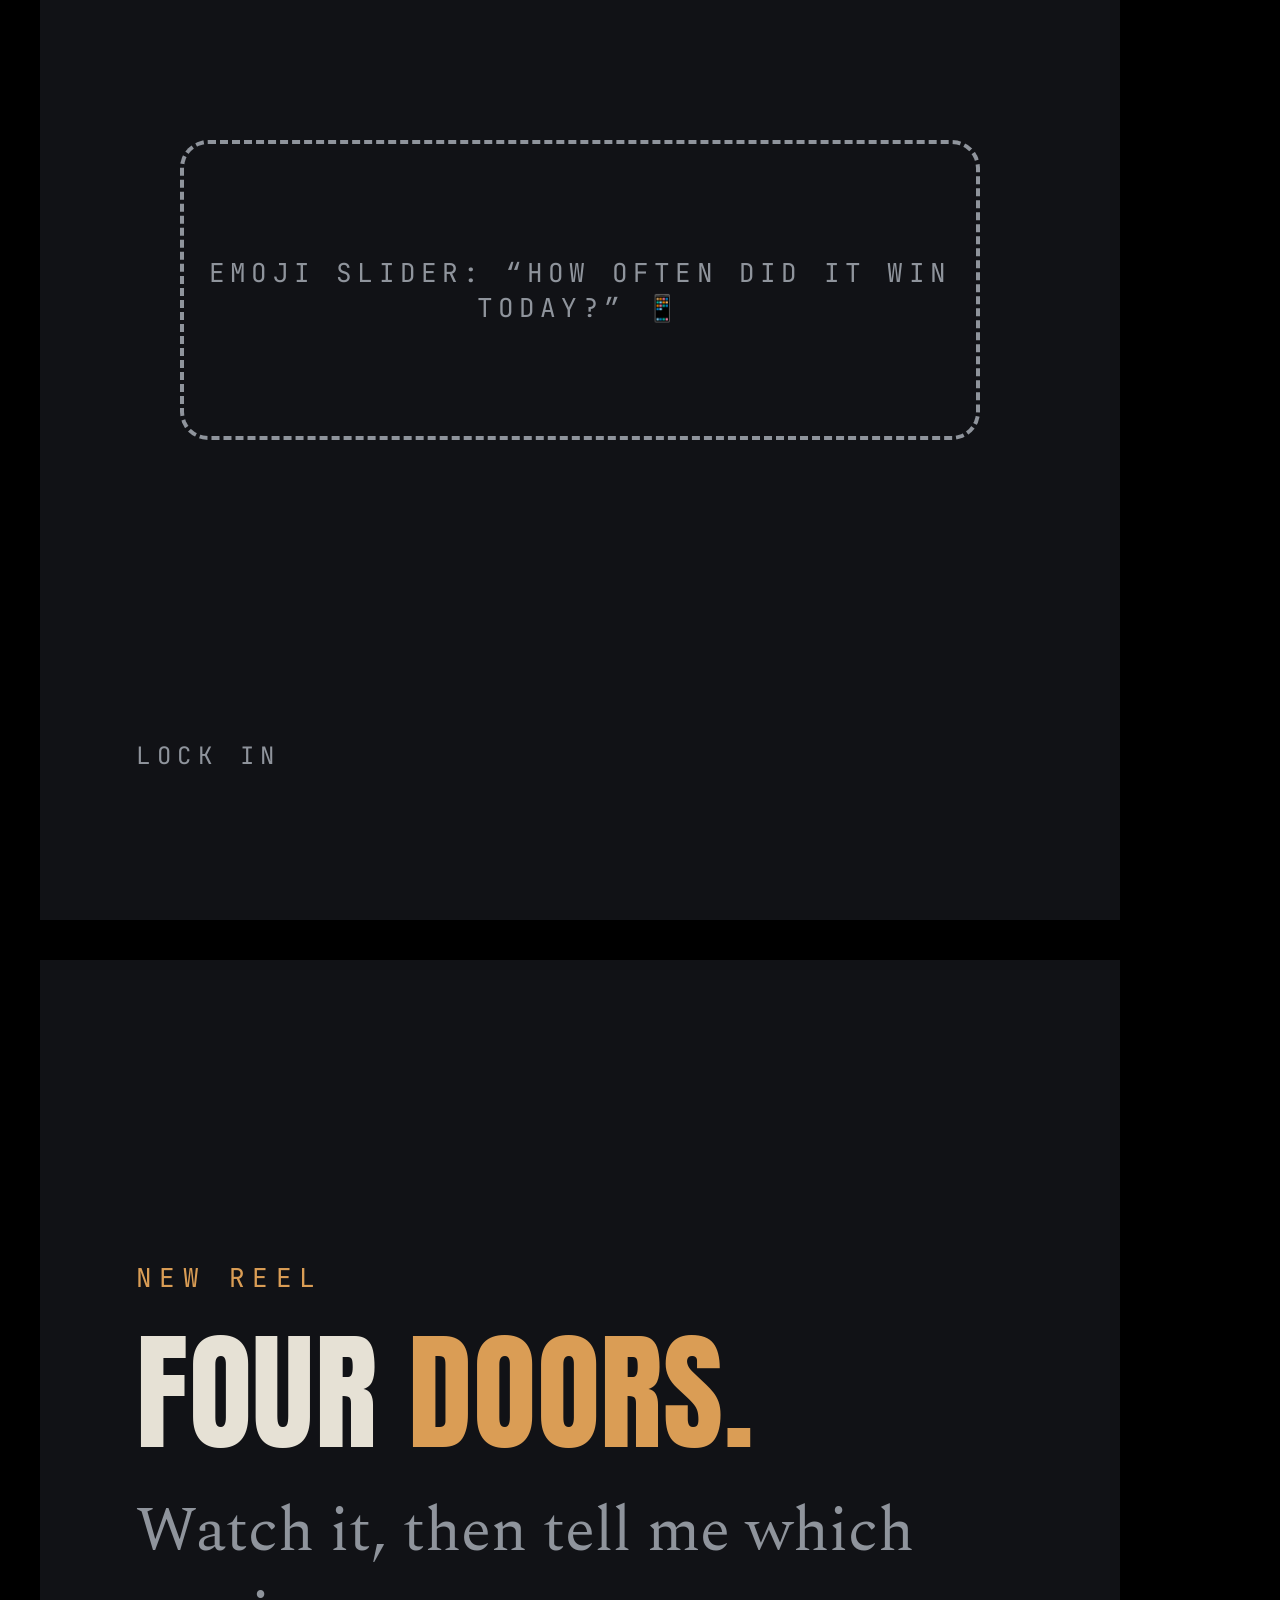
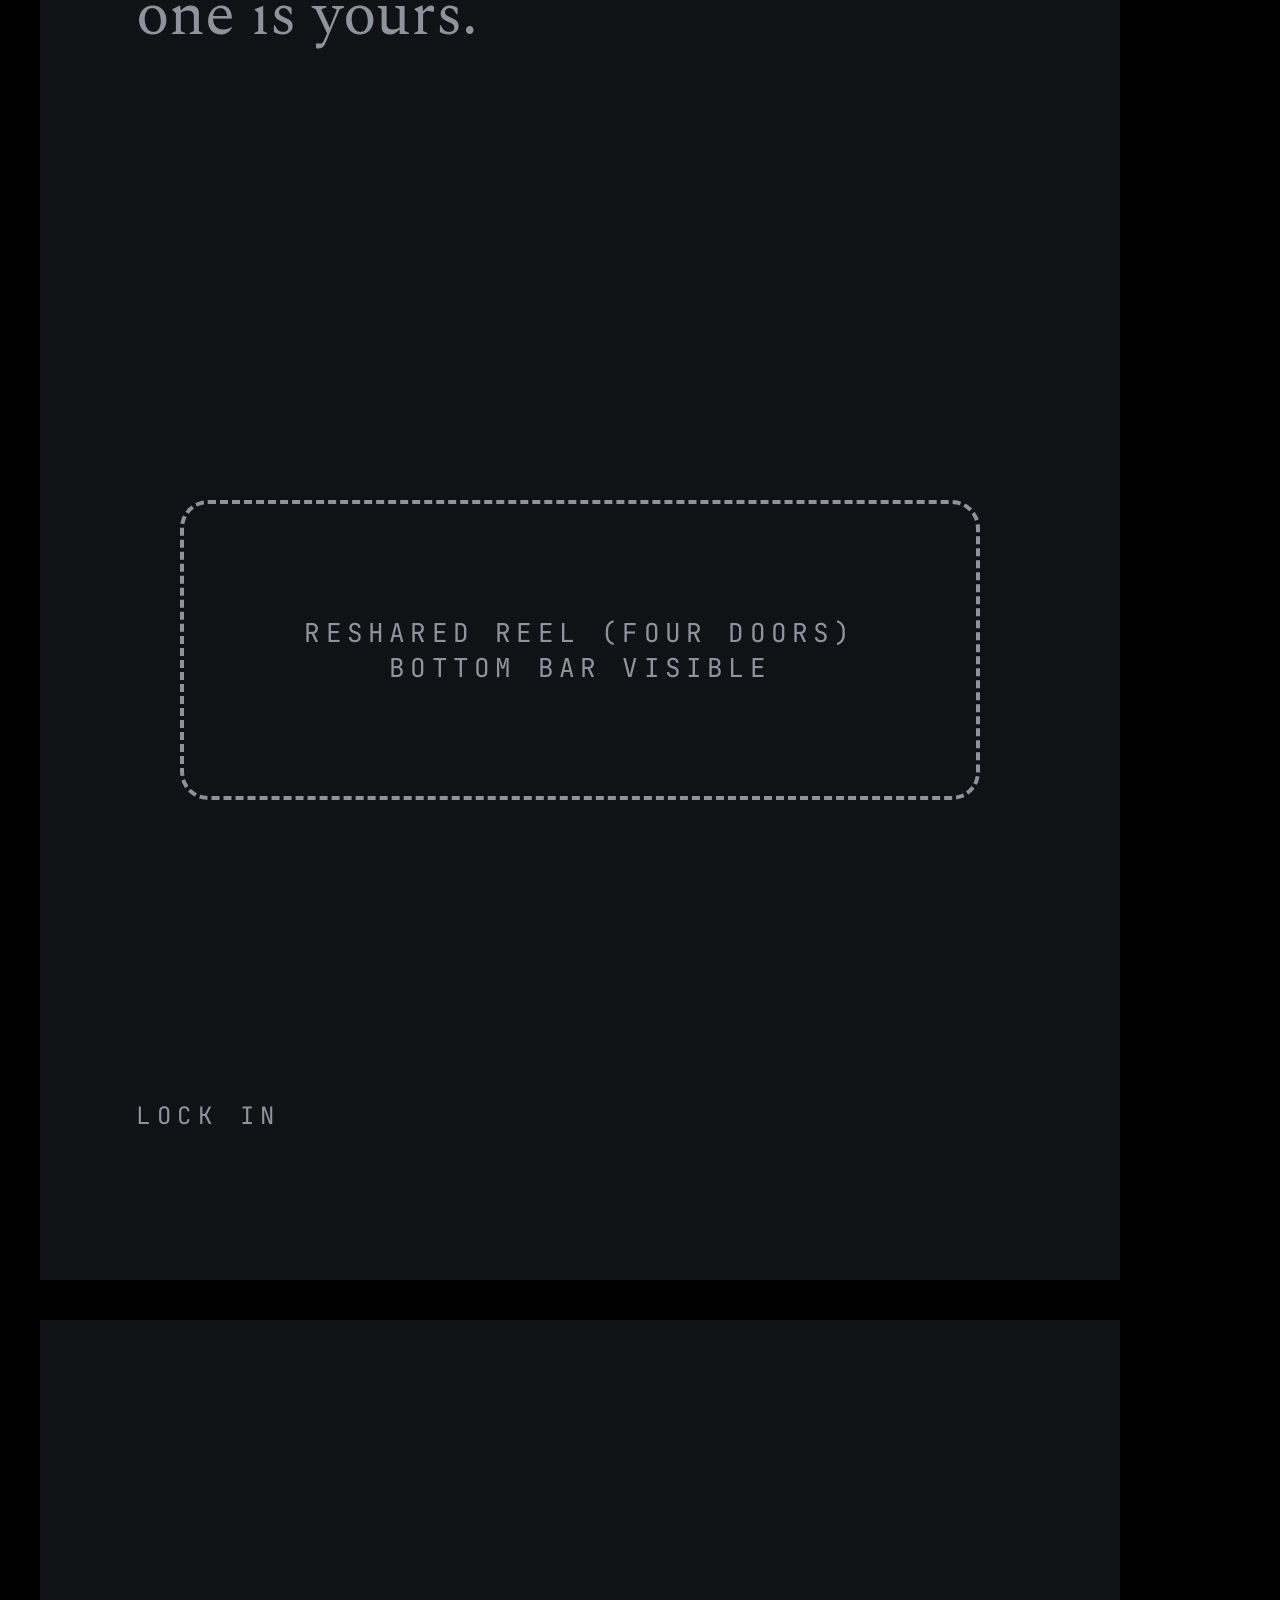
<file: outputs/lock-in/2026-09-27-launch-week/stories/stories.html>
<!doctype html>
<html><head><meta charset="utf-8">
<link rel="stylesheet" href="../../../../brands/lock-in.theme.css">
<style>
  body { display:flex; flex-direction:column; gap:40px; padding:40px; }
  .story { width:1080px; height:1920px; padding:300px 96px 0; }
  .story .label { font-size:26px; margin-bottom:34px; }
  .story .head { font-size:150px; }
  .story .serif { font-size:62px; margin-top:34px; }
  .story .big { font-size:74px; }
  .zone { position:absolute; left:140px; right:140px; height:300px; top:1140px; border:4px dashed var(--grey);
          border-radius:28px; display:flex; align-items:center; justify-content:center; text-align:center;
          font-family:var(--mono); color:var(--grey); font-size:26px; letter-spacing:.2em; text-transform:uppercase; padding:20px; }
  .story .foot { left:96px; top:1740px; font-size:24px; }
</style></head><body>

<!-- START HERE highlight intro (4 frames, ~3 s each) -->
<div class="frame story" data-name="intro-1"><div class="label">Lock in</div>
  <div class="serif cream big">You know what to do.<br>You've known for years.</div><div class="foot">Lock in</div></div>
<div class="frame story" data-name="intro-2"><div class="label">Lock in</div>
  <div class="head">Motivation<br>was never<br>the thing you<br>were <span class="amber">missing.</span></div><div class="foot">Lock in</div></div>
<div class="frame story" data-name="intro-3"><div class="label">Lock in · the setup</div>
  <div class="head" style="font-size:120px">Phone in<br><span class="amber">another room.</span></div>
  <div class="serif cream">20 minutes. Three blocks a day.<br>Start before you feel ready.</div><div class="foot">Lock in</div></div>
<div class="frame story" data-name="intro-4"><div class="label">Start here</div>
  <div class="head">Which door<br>is <span class="amber">yours?</span></div>
  <div class="serif">Four questions. One of them will be uncomfortable.</div>
  <div class="zone">Link sticker → quiz<br>“Take the quiz”</div><div class="foot">Lock in</div></div>

<!-- Day 1 launch set (post evening, around the Four Doors Reel) -->
<div class="frame story" data-name="day1-1"><div class="label">Day 1</div>
  <div class="serif cream big">Be honest.<br>Where is your phone<br>right now?</div>
  <div class="zone">Poll: “In my hand” / “Face down”</div><div class="foot">Lock in</div></div>
<div class="frame story" data-name="day1-2"><div class="label">Day 1</div>
  <div class="head">Face down<br>is not<br><span class="amber">distance.</span></div>
  <div class="serif">It's still one reach away. It still buzzes.</div><div class="foot">Lock in</div></div>
<div class="frame story" data-name="day1-3"><div class="label">Day 1</div>
  <div class="serif cream big">You never pick it up<br>at random.<br>It's one of four doors.</div>
  <div class="zone">Emoji slider: “How often did it win today?” 📱</div><div class="foot">Lock in</div></div>
<div class="frame story" data-name="day1-4"><div class="label">New reel</div>
  <div class="head" style="font-size:130px">Four <span class="amber">doors.</span></div>
  <div class="serif">Watch it, then tell me which one is yours.</div>
  <div class="zone">Reshared Reel (Four Doors)<br>bottom bar visible</div><div class="foot">Lock in</div></div>
<div class="frame story" data-name="day1-5"><div class="label">Day 1</div>
  <div class="serif cream big">Which door sends you<br>to your phone most?</div>
  <div class="zone">Quiz sticker: Bored / Stuck / Anxious / Tired</div><div class="foot">Lock in</div></div>
<div class="frame story" data-name="day1-6"><div class="label">Tonight</div>
  <div class="head">Start tonight,<br>not <span class="amber">Monday.</span></div>
  <div class="serif">Take the 4-question quiz first.</div>
  <div class="zone">Link sticker → quiz</div><div class="foot">Lock in</div></div>
</body></html>
</file>
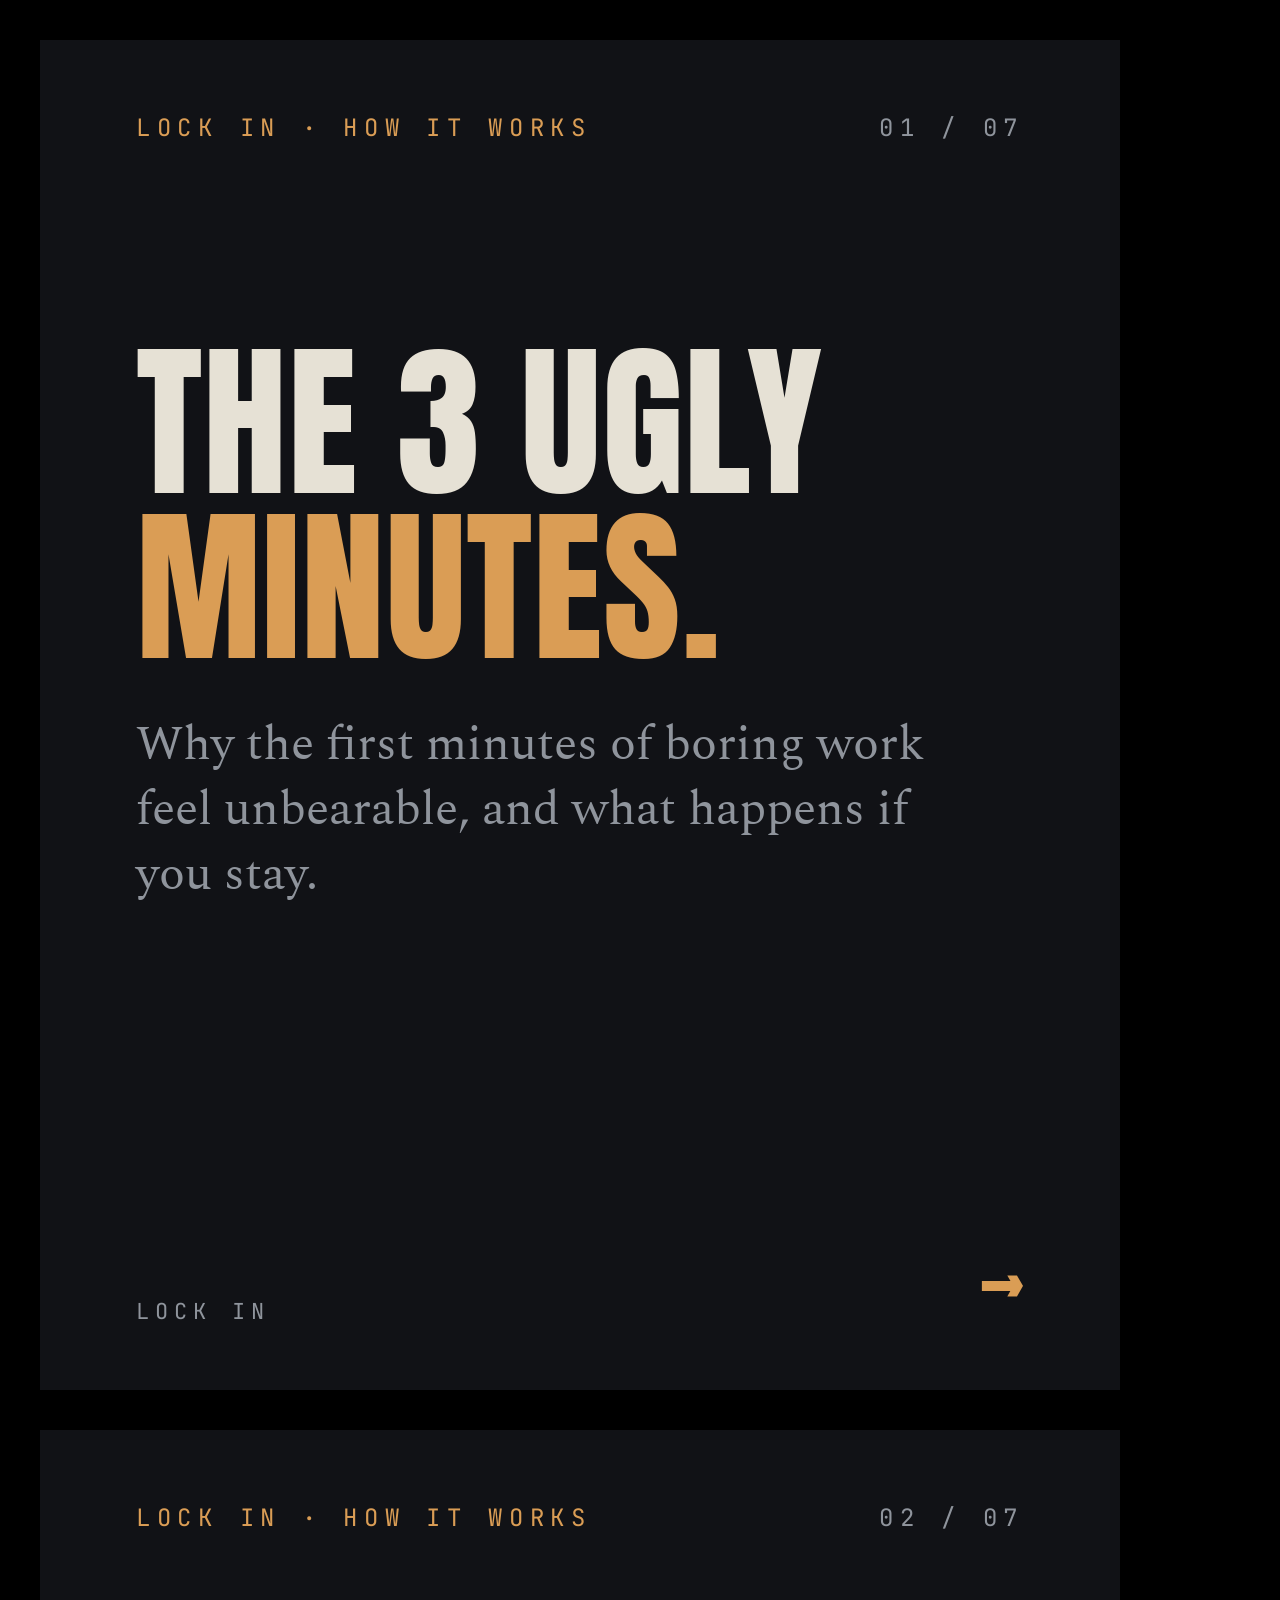
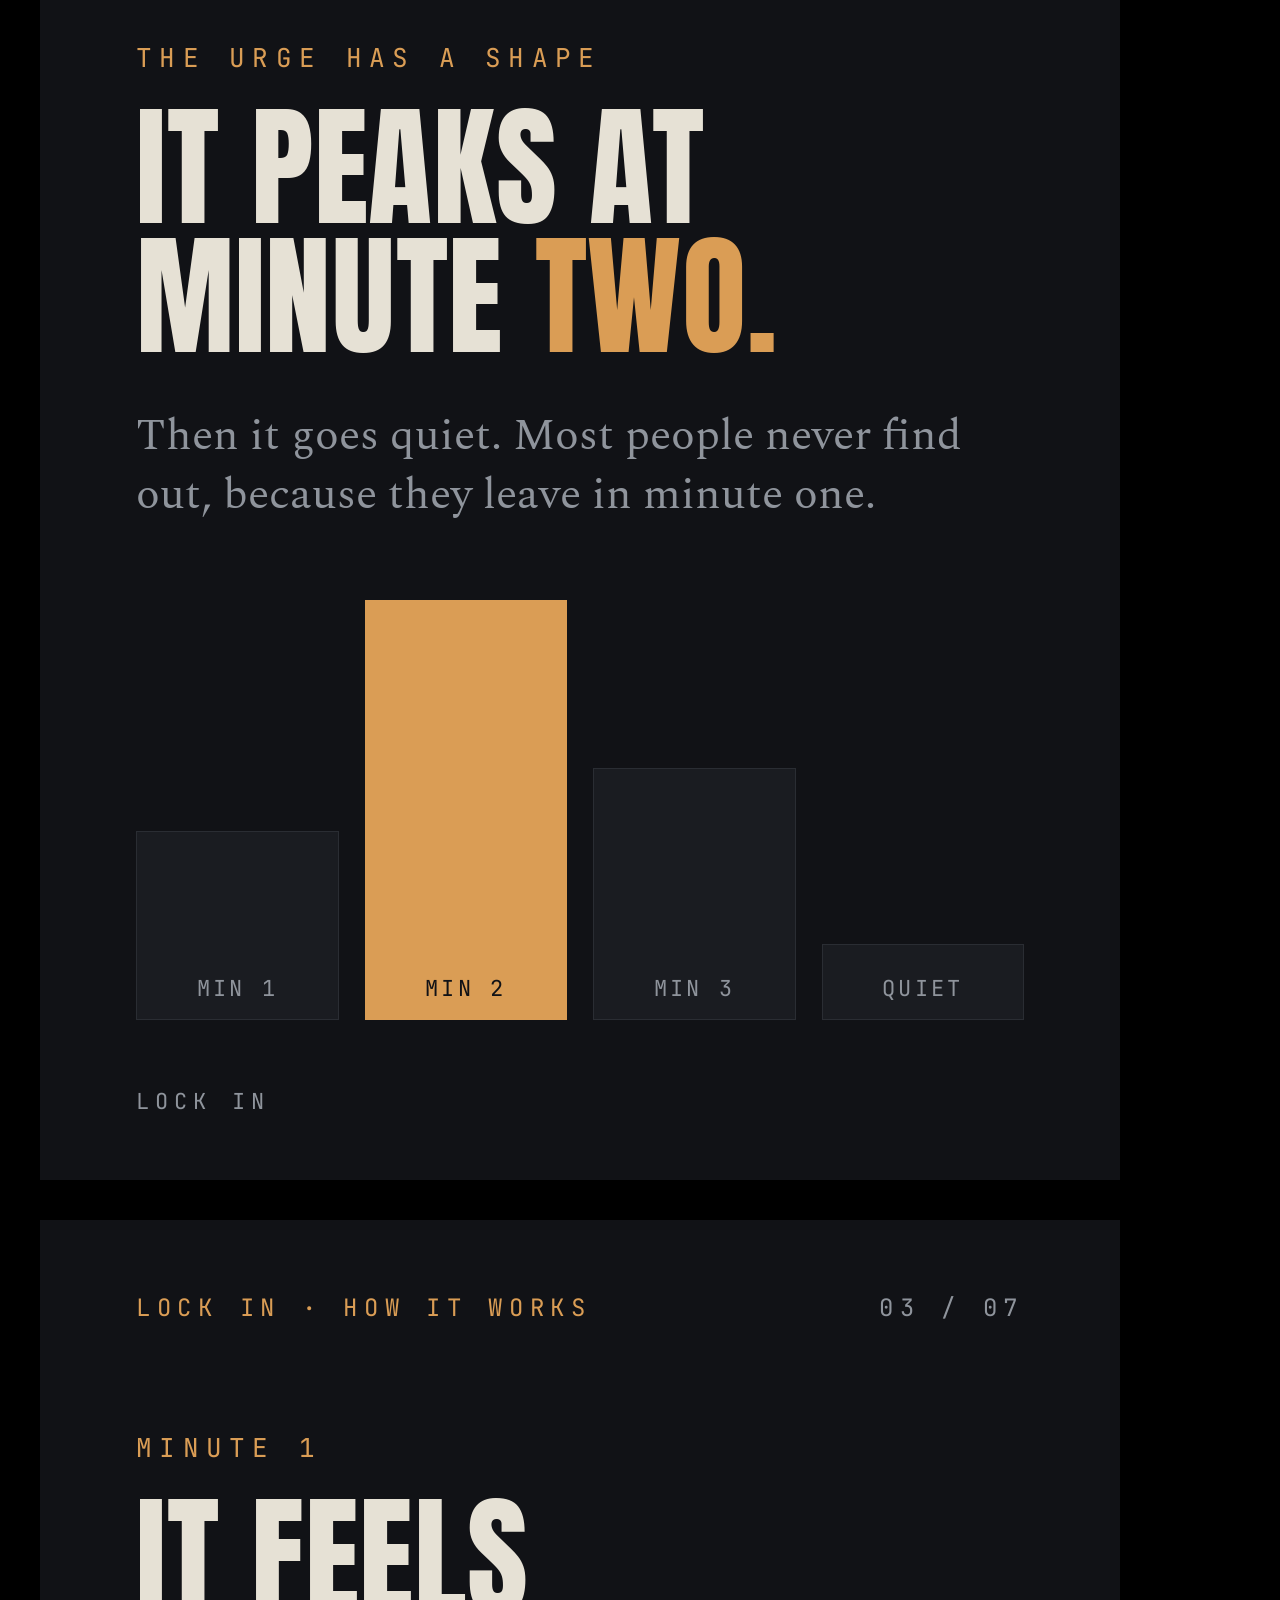
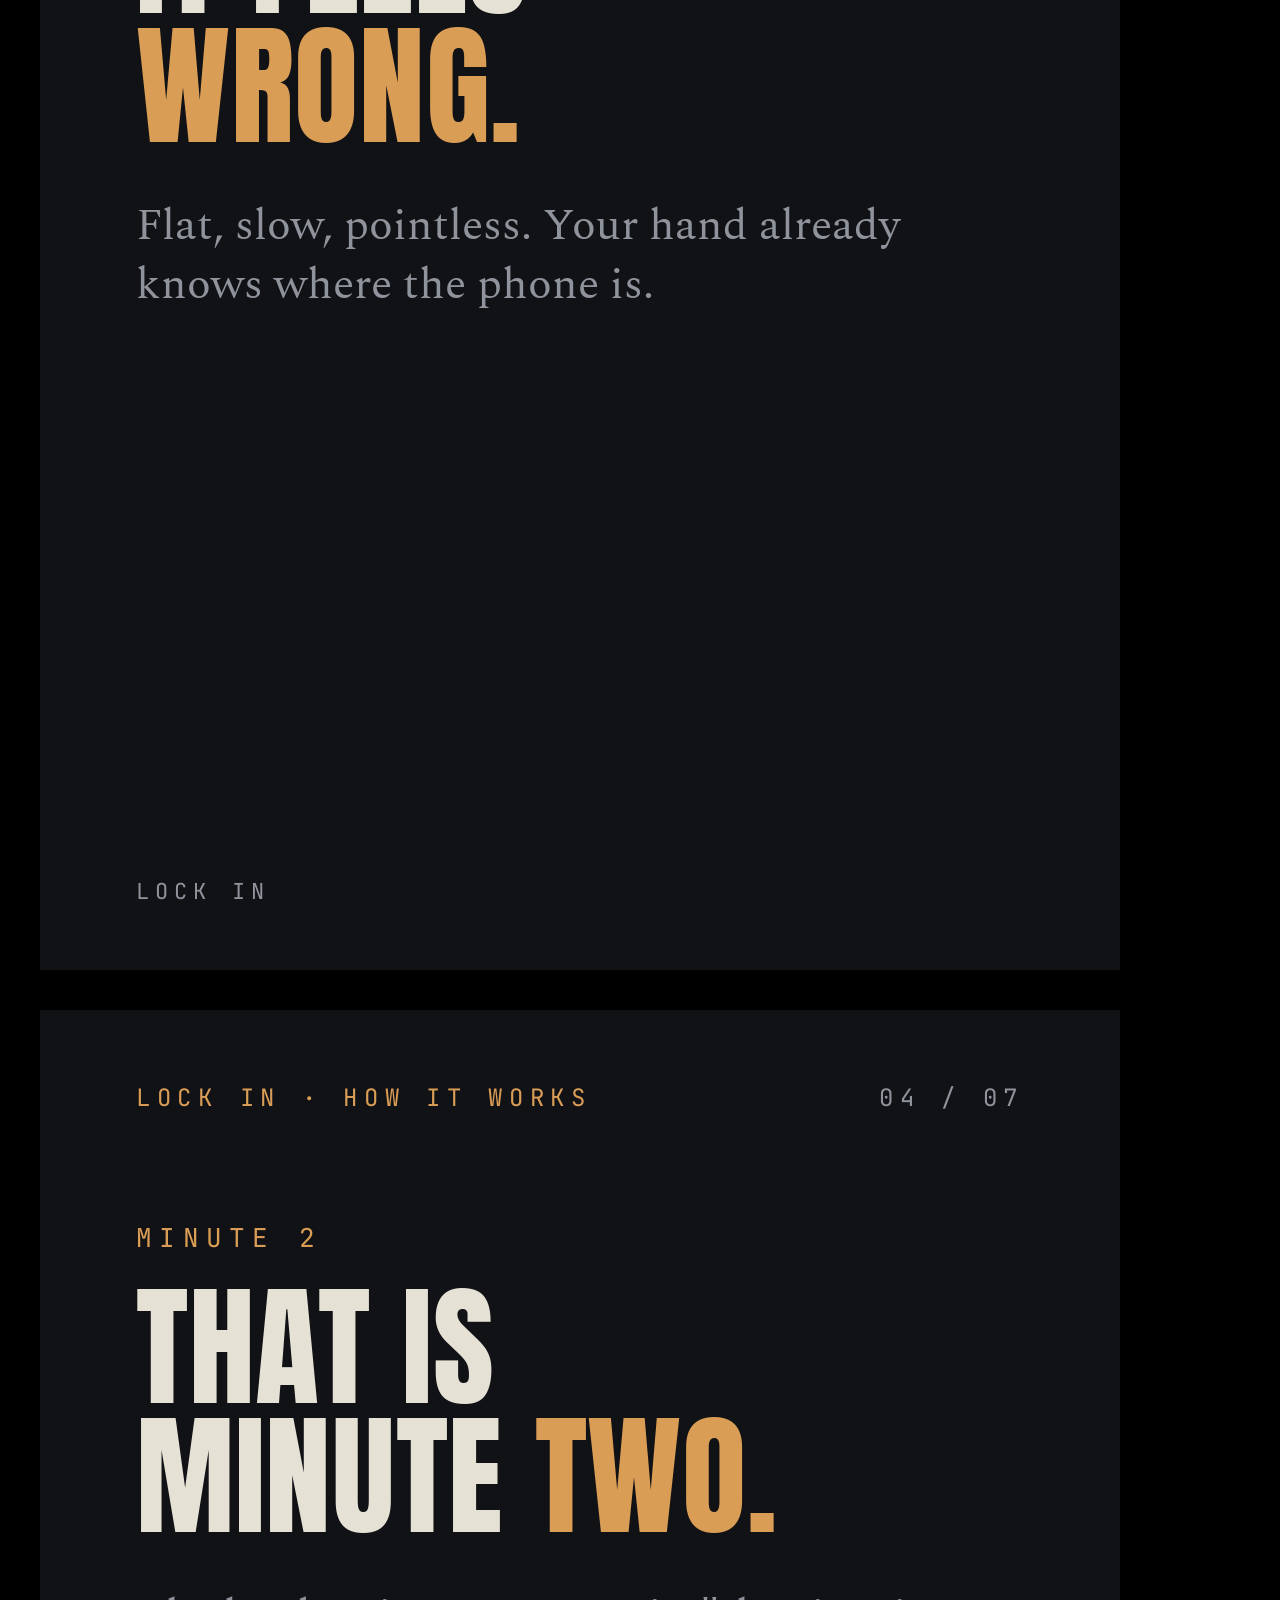
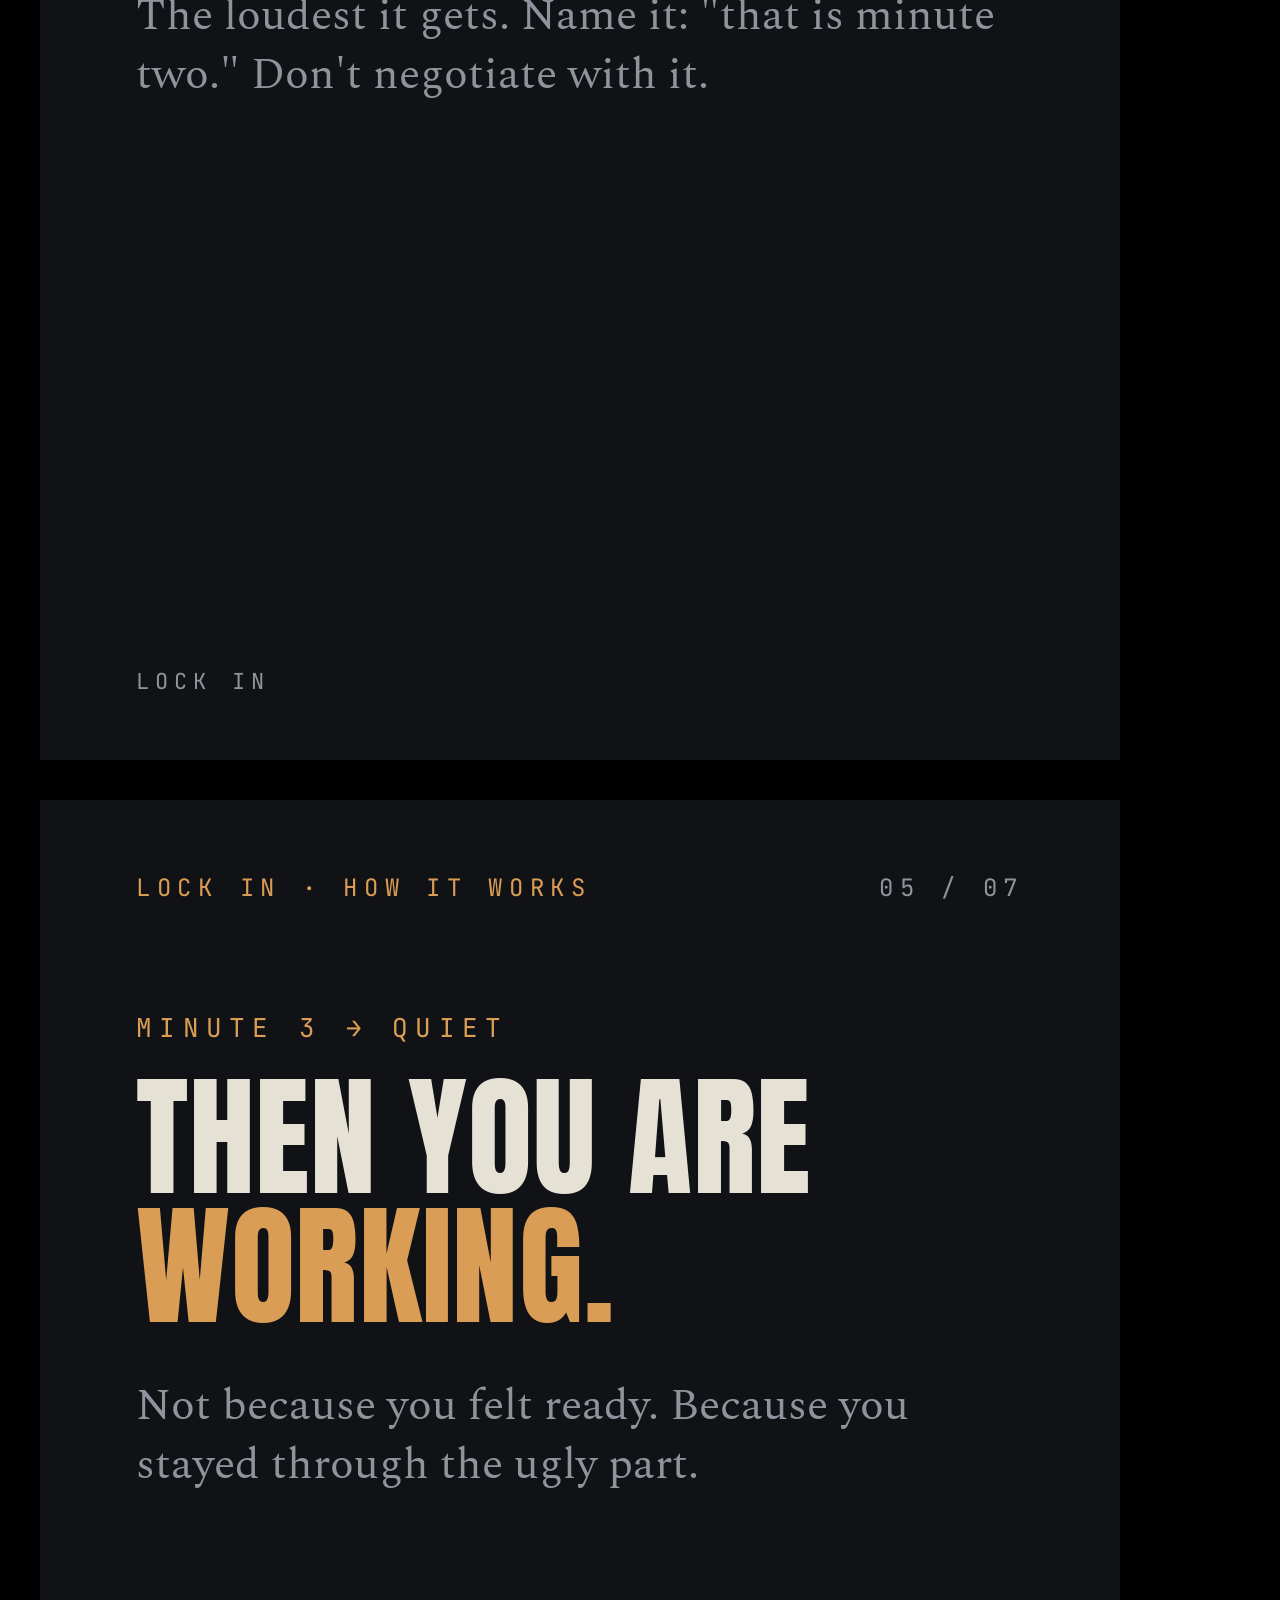
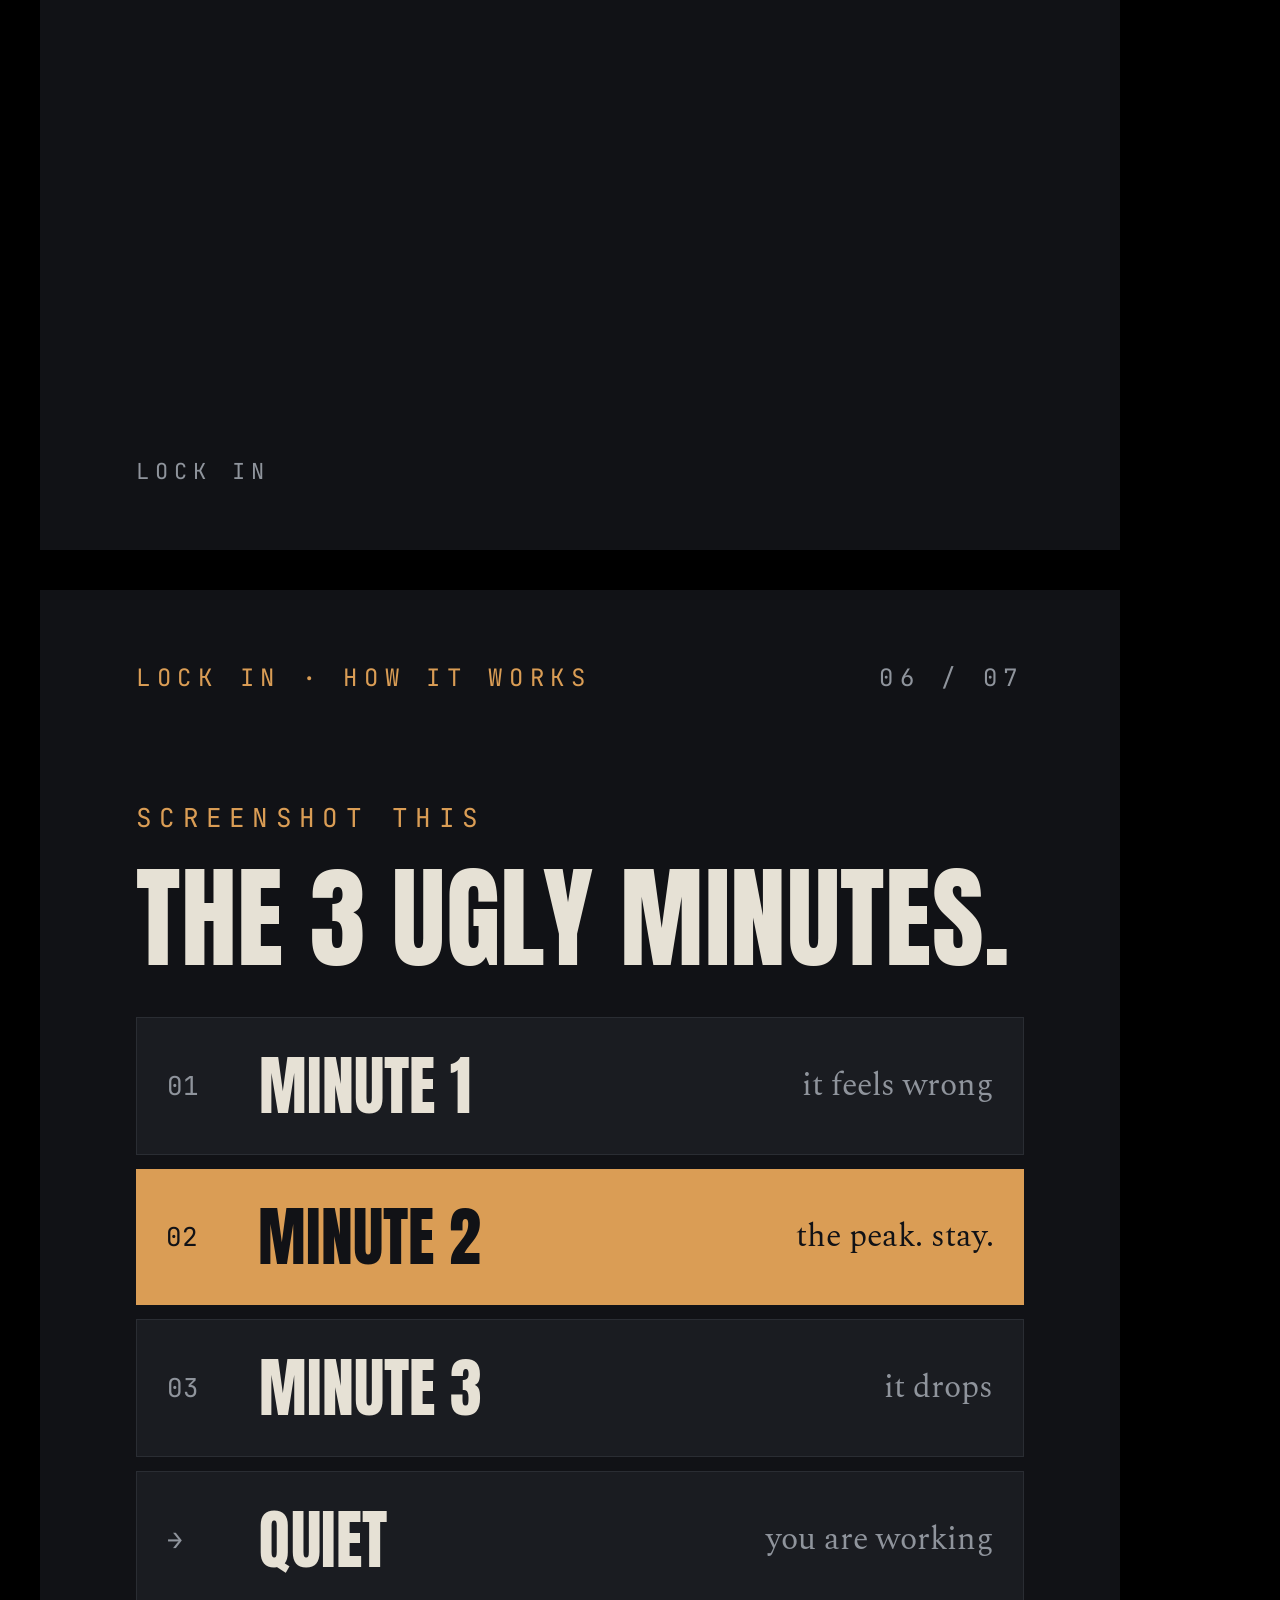
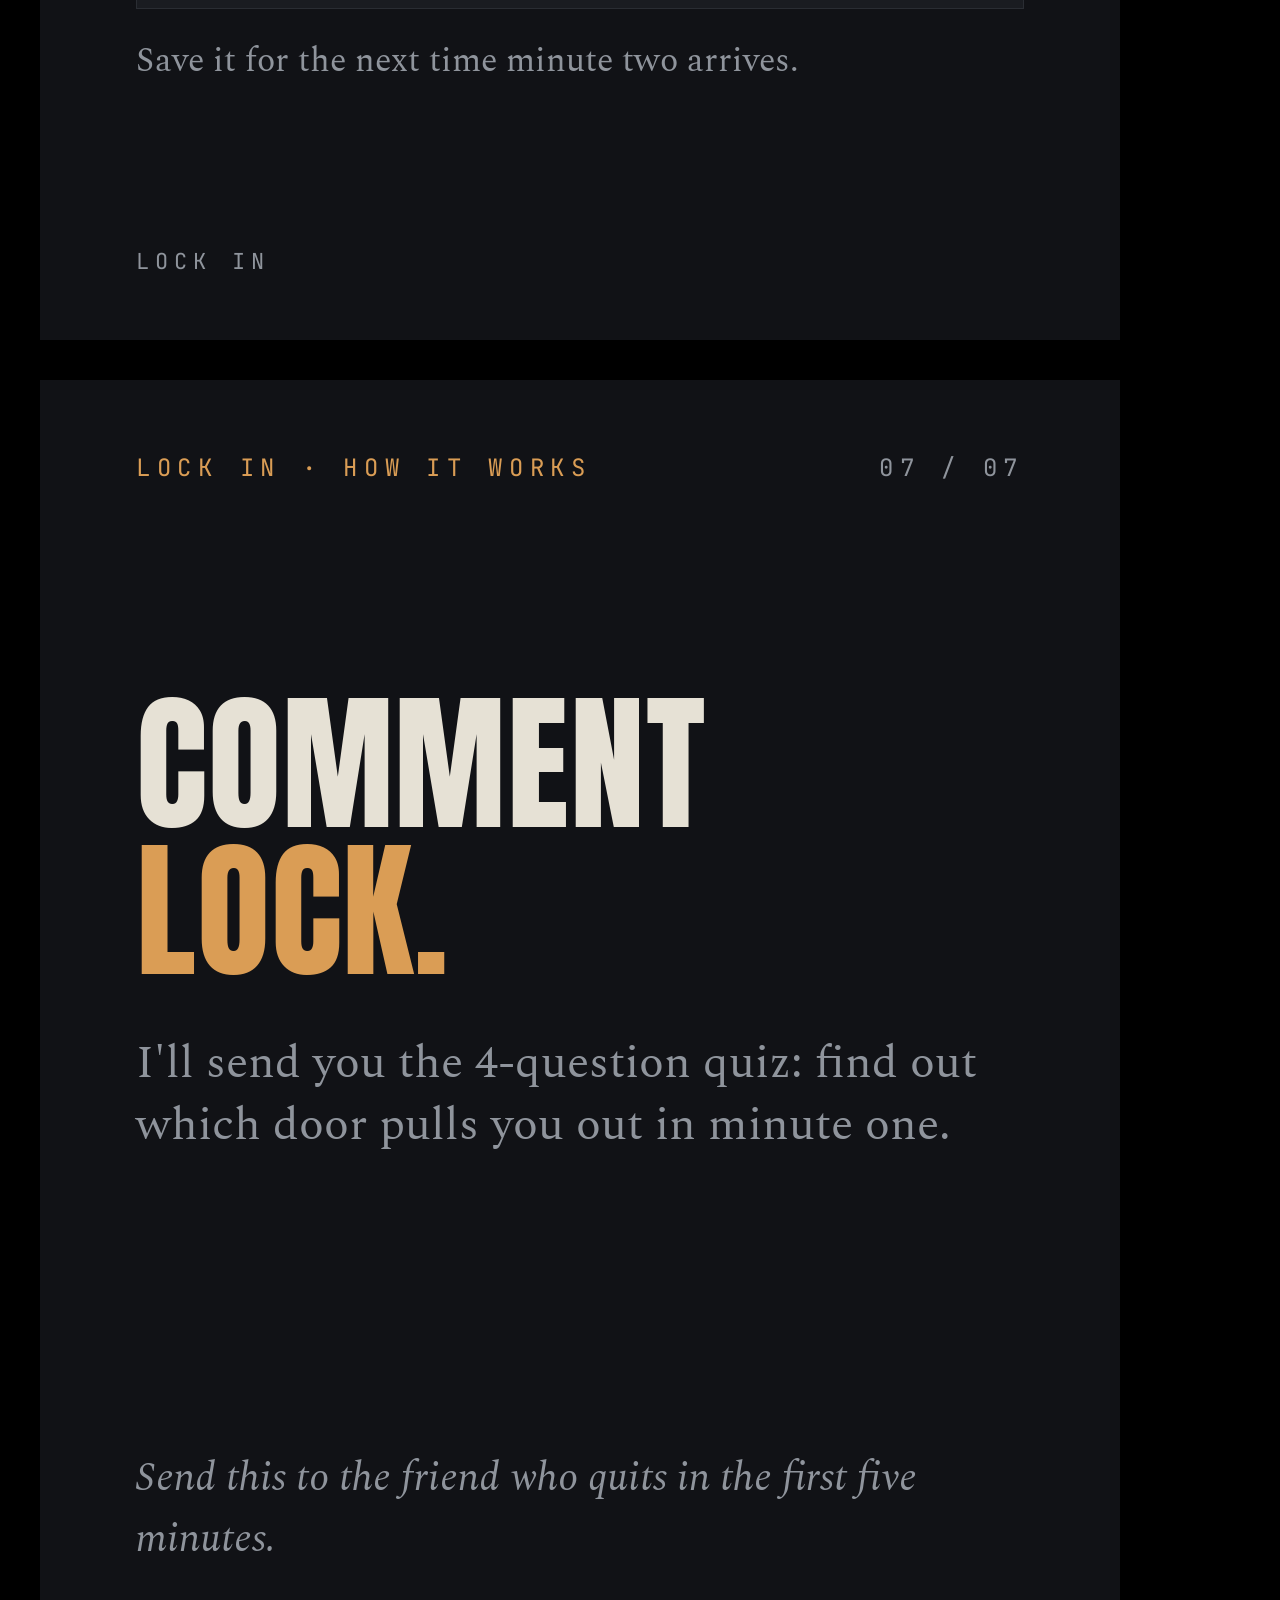
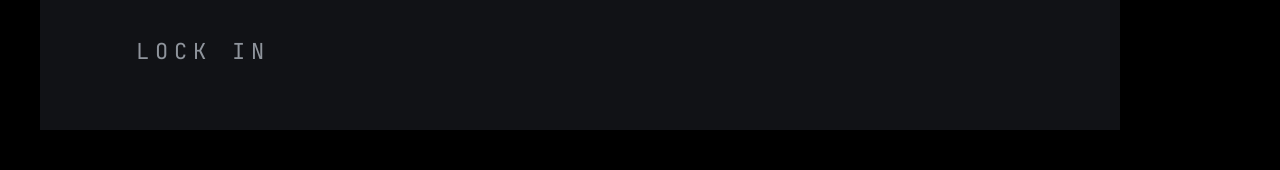
<file: outputs/lock-in/2026-10-week2-three-ugly-minutes-carousel/carousel/slides.html>
<!doctype html>
<html><head><meta charset="utf-8">
<link rel="stylesheet" href="../../../../brands/lock-in.theme.css">
<link rel="stylesheet" href="../../../../skills/carousel-builder/assets/layouts.css">
<style>
  .bar { display:flex; align-items:flex-end; gap:26px; height:420px; margin-top:auto; margin-bottom:40px; }
  .bar div { flex:1; background:var(--panel); border:1px solid var(--rule); display:flex; align-items:flex-end; justify-content:center;
             font-family:var(--mono); font-size:22px; color:var(--grey); padding-bottom:16px; letter-spacing:.15em; }
  .bar div.on { background:var(--amber); color:var(--bg); border-color:var(--amber); }
  .tight .head { font-size:112px; }
  .tight .ladder { gap:14px; margin-top:44px; }
  .tight .ladder .row { padding:20px 30px; }
</style></head><body>

<div class="frame slide cover">
  <div class="top label"><span>Lock In · How it works</span><span class="count">01 / 07</span></div>
  <div class="head">The 3 ugly<br><span class="amber">minutes.</span></div>
  <div class="serif">Why the first minutes of boring work feel unbearable, and what happens if you stay.</div>
  <div class="swipe">→</div><div class="foot">Lock in</div>
</div>

<div class="frame slide point">
  <div class="top label"><span>Lock In · How it works</span><span class="count">02 / 07</span></div>
  <div class="label kicker">The urge has a shape</div>
  <div class="head">It peaks at<br>minute <span class="amber">two.</span></div>
  <div class="serif">Then it goes quiet. Most people never find out, because they leave in minute one.</div>
  <div class="bar"><div style="height:45%">MIN 1</div><div class="on" style="height:100%">MIN 2</div><div style="height:60%">MIN 3</div><div style="height:18%">QUIET</div></div>
  <div class="foot">Lock in</div>
</div>

<div class="frame slide point">
  <div class="top label"><span>Lock In · How it works</span><span class="count">03 / 07</span></div>
  <div class="label kicker">Minute 1</div>
  <div class="head">It feels<br><span class="amber">wrong.</span></div>
  <div class="serif">Flat, slow, pointless. Your hand already knows where the phone is.</div>
  <div class="foot">Lock in</div>
</div>

<div class="frame slide point">
  <div class="top label"><span>Lock In · How it works</span><span class="count">04 / 07</span></div>
  <div class="label kicker">Minute 2</div>
  <div class="head">That is<br>minute <span class="amber">two.</span></div>
  <div class="serif">The loudest it gets. Name it: "that is minute two." Don't negotiate with it.</div>
  <div class="foot">Lock in</div>
</div>

<div class="frame slide point">
  <div class="top label"><span>Lock In · How it works</span><span class="count">05 / 07</span></div>
  <div class="label kicker">Minute 3 → quiet</div>
  <div class="head">Then you are<br><span class="amber">working.</span></div>
  <div class="serif">Not because you felt ready. Because you stayed through the ugly part.</div>
  <div class="foot">Lock in</div>
</div>

<div class="frame slide point tight">
  <div class="top label"><span>Lock In · How it works</span><span class="count">06 / 07</span></div>
  <div class="label kicker">Screenshot this</div>
  <div class="head">The 3 ugly minutes.</div>
  <div class="ladder">
    <div class="row panel"><span class="n">01</span><span class="t">Minute 1</span><span class="s">it feels wrong</span></div>
    <div class="row on"><span class="n">02</span><span class="t">Minute 2</span><span class="s">the peak. stay.</span></div>
    <div class="row panel"><span class="n">03</span><span class="t">Minute 3</span><span class="s">it drops</span></div>
    <div class="row panel"><span class="n">→</span><span class="t">Quiet</span><span class="s">you are working</span></div>
  </div>
  <div class="serif" style="font-size:34px;margin-top:30px">Save it for the next time minute two arrives.</div>
  <div class="foot">Lock in</div>
</div>

<div class="frame slide cta">
  <div class="top label"><span>Lock In · How it works</span><span class="count">07 / 07</span></div>
  <div class="head">Comment<br><span class="amber">LOCK.</span></div>
  <div class="serif">I'll send you the 4-question quiz: find out which door pulls you out in minute one.</div>
  <div class="send">Send this to the friend who quits in the first five minutes.</div>
  <div class="foot">Lock in</div>
</div>
</body></html>
</file>
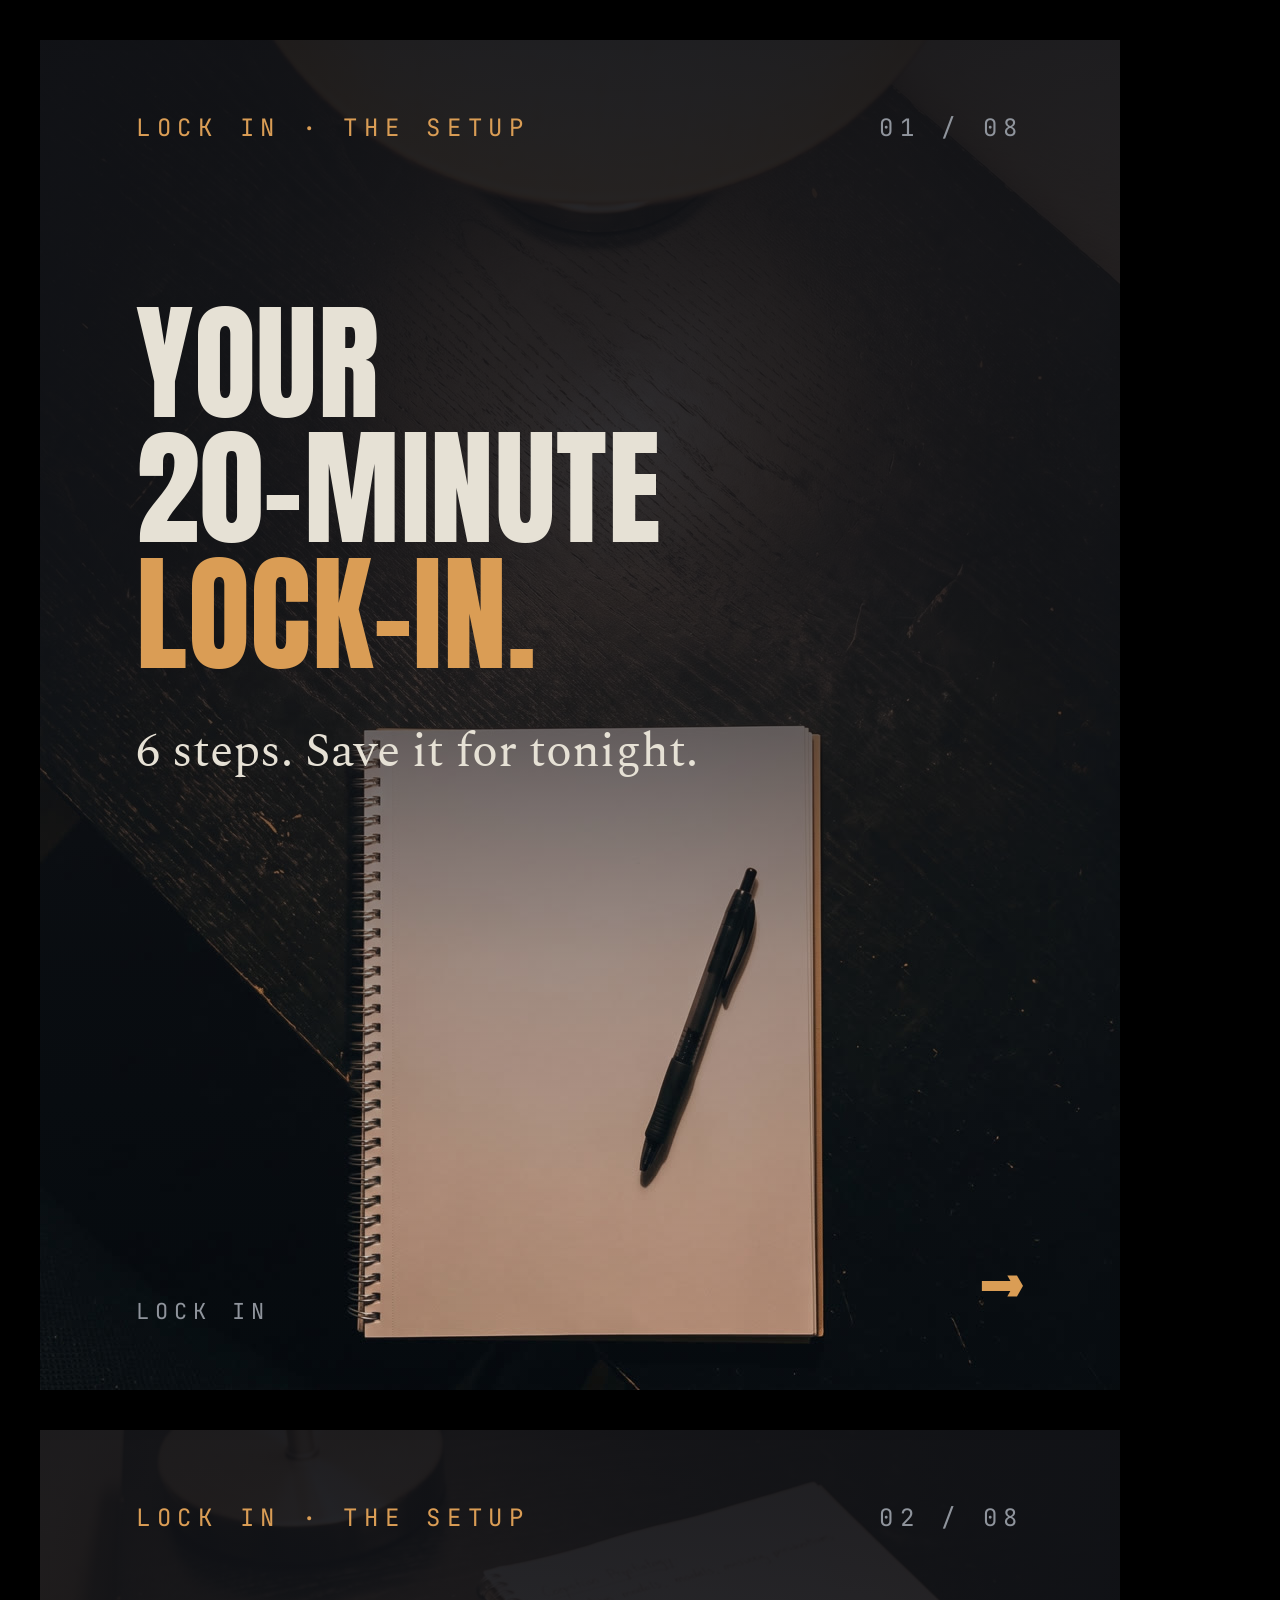
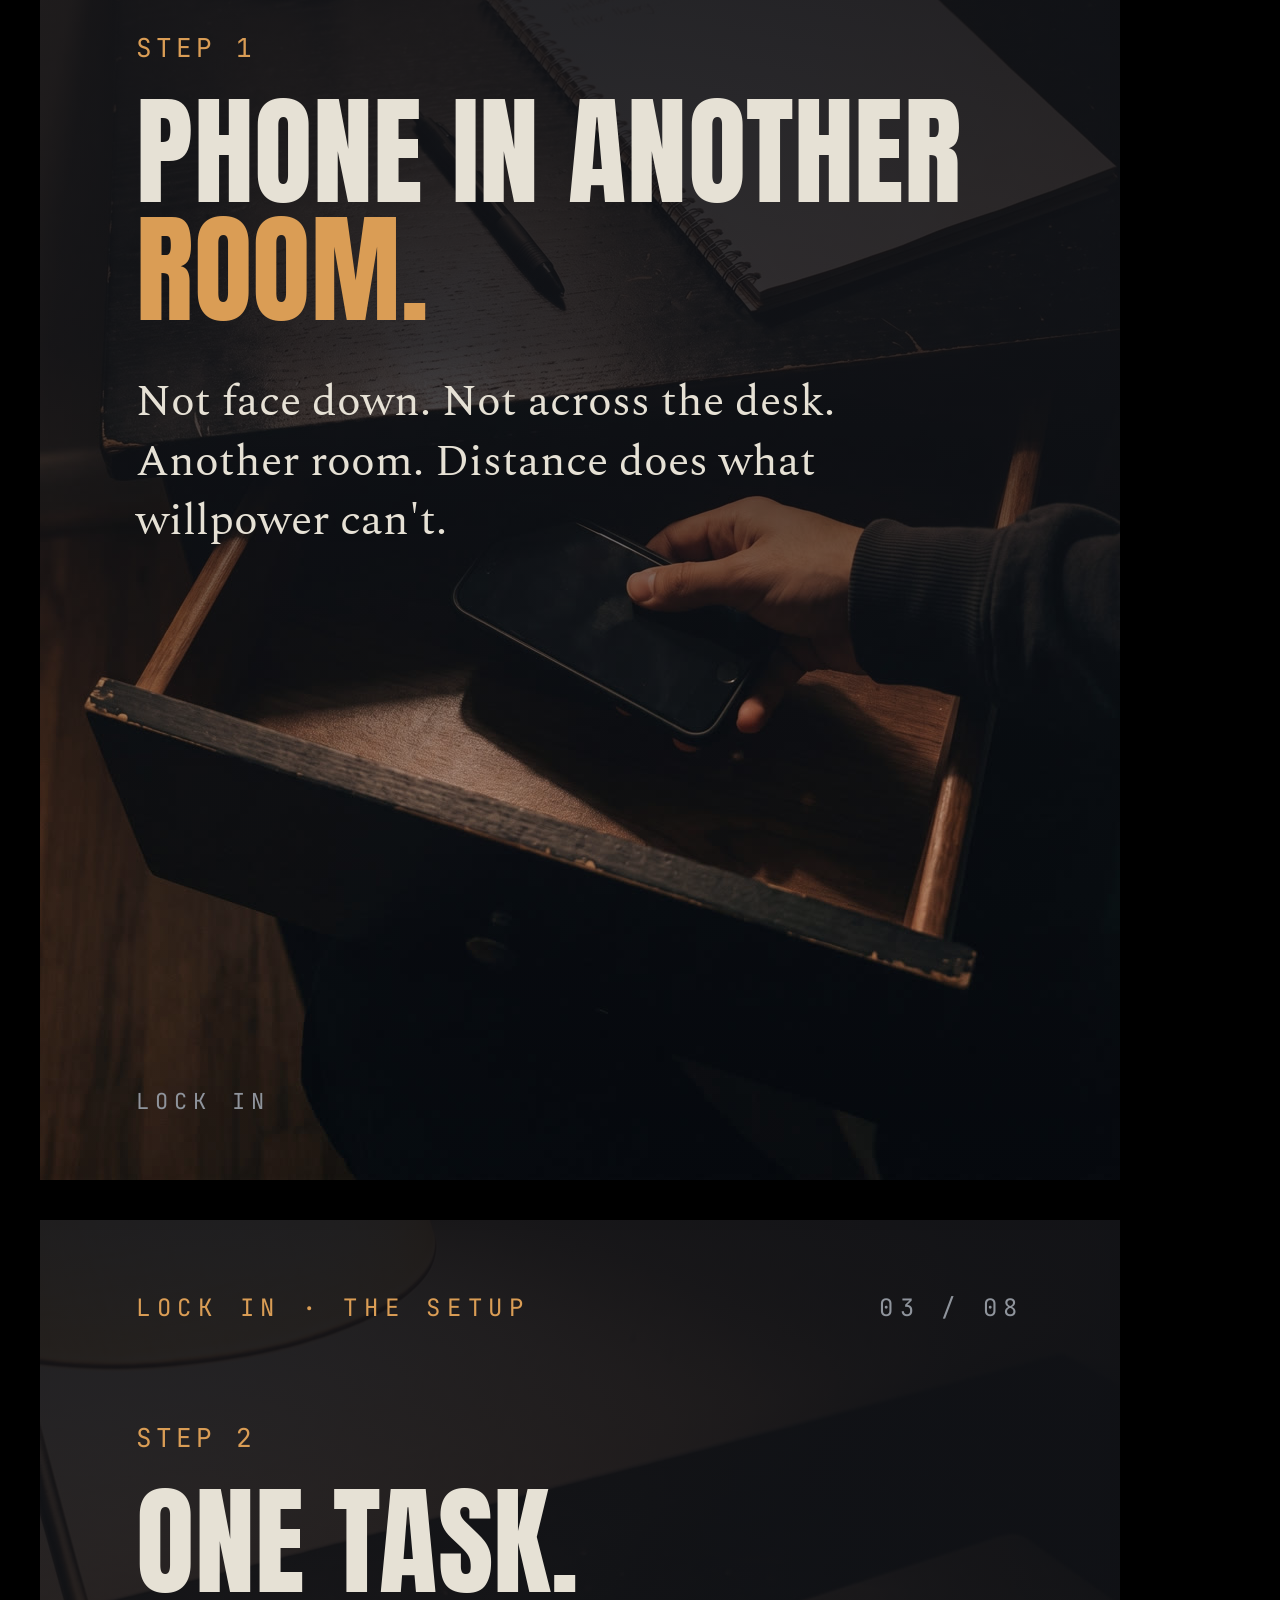
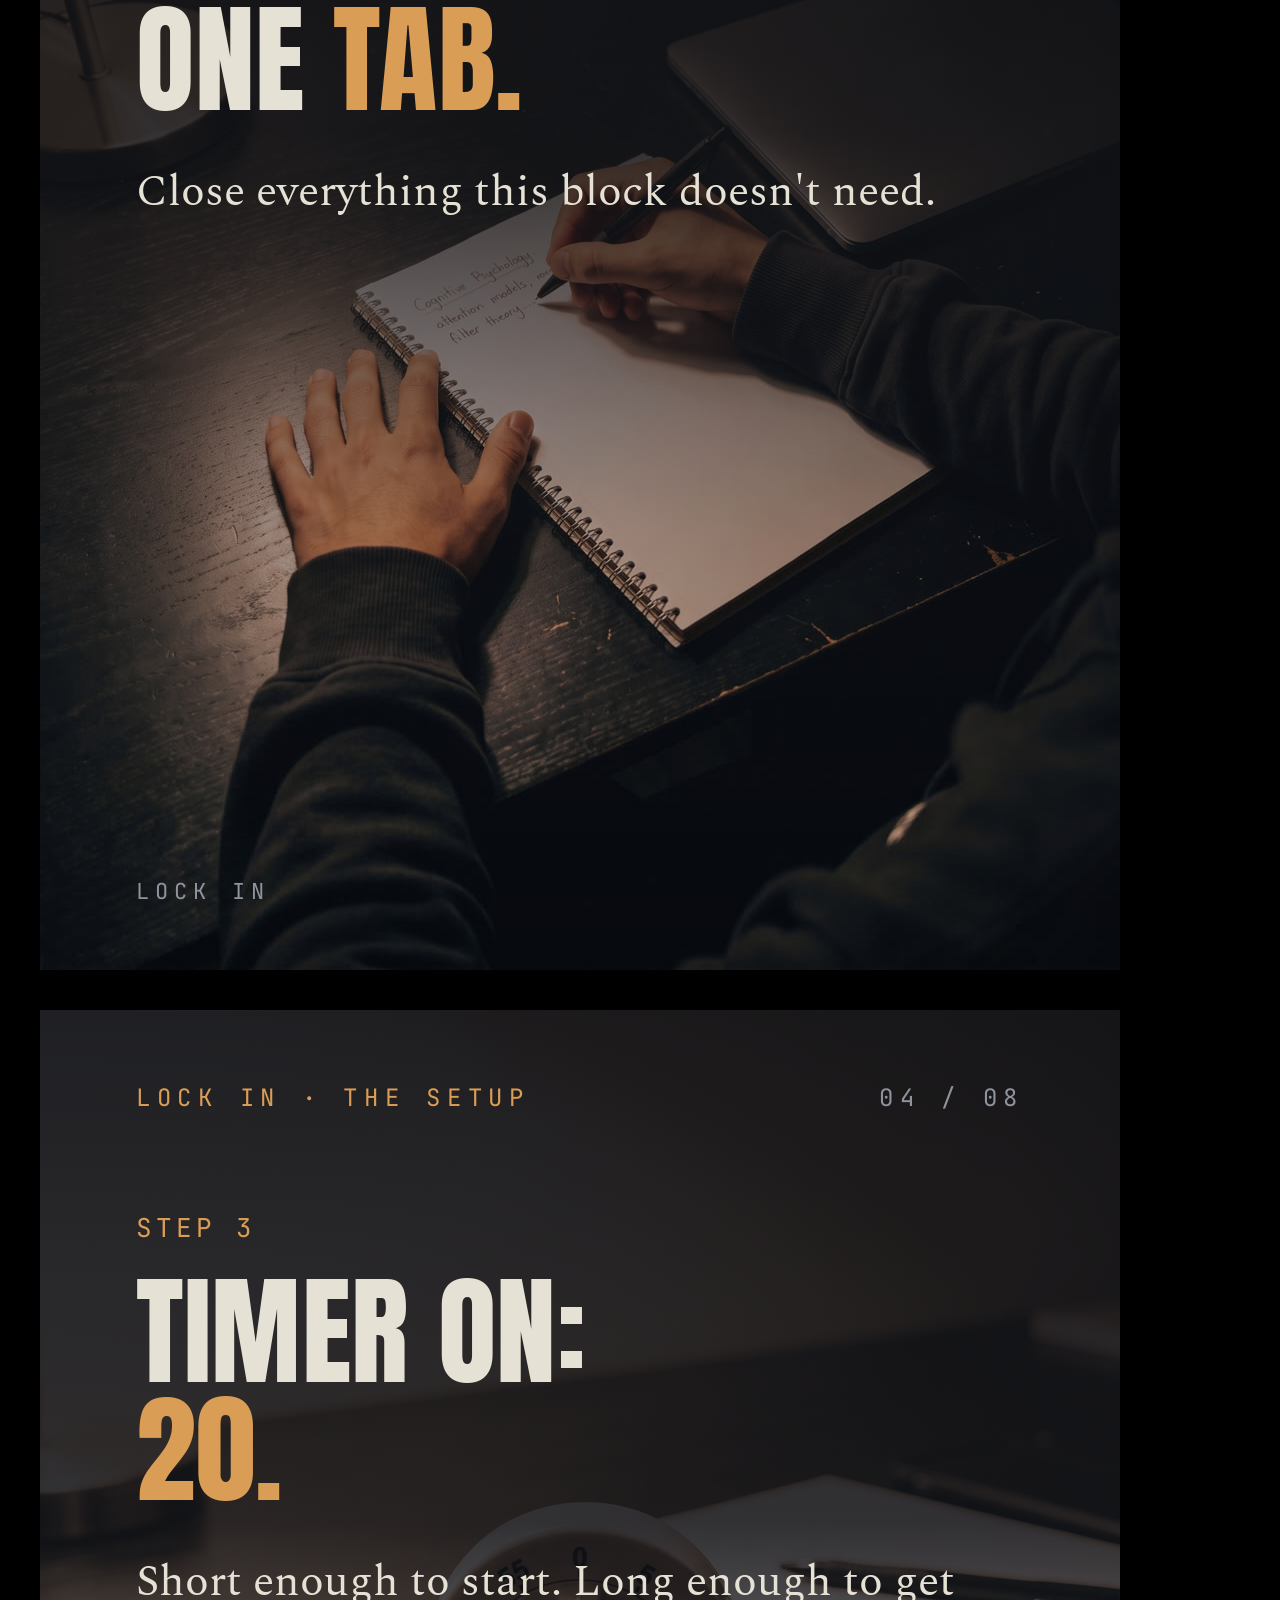
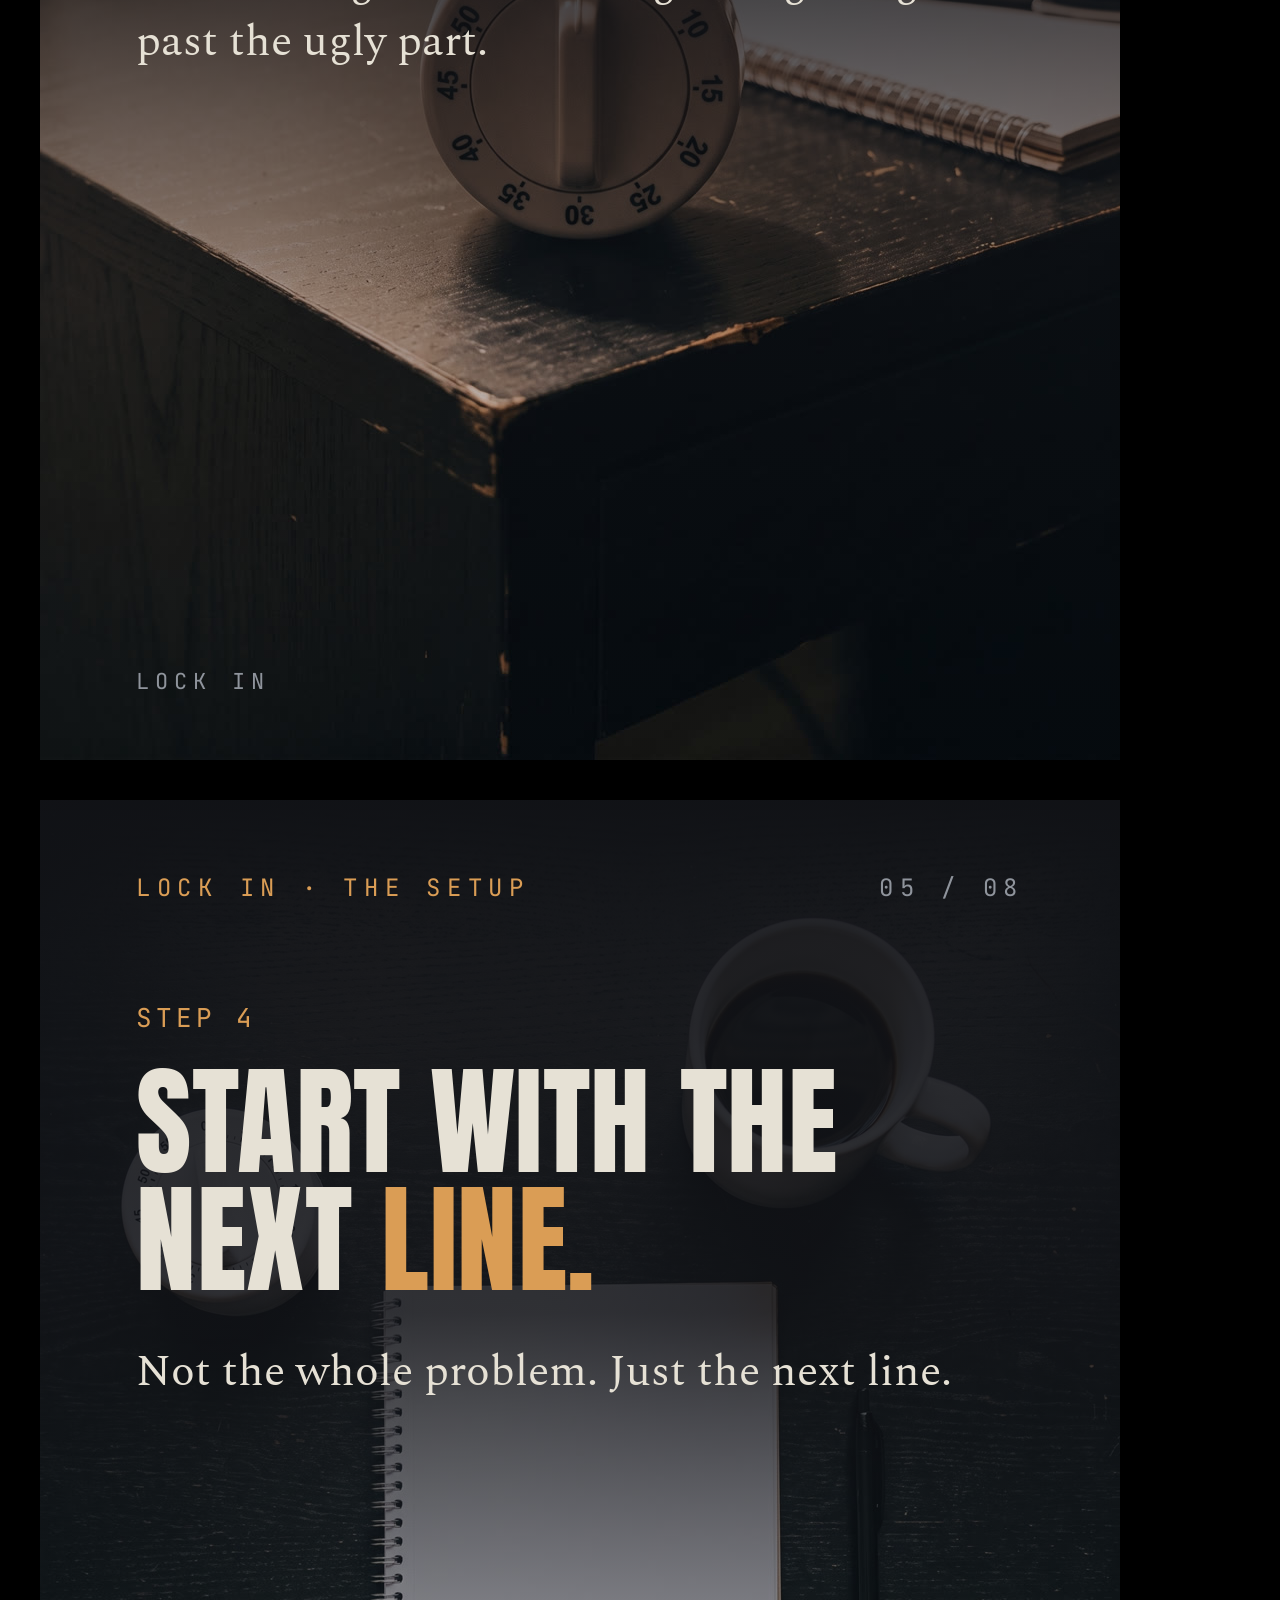
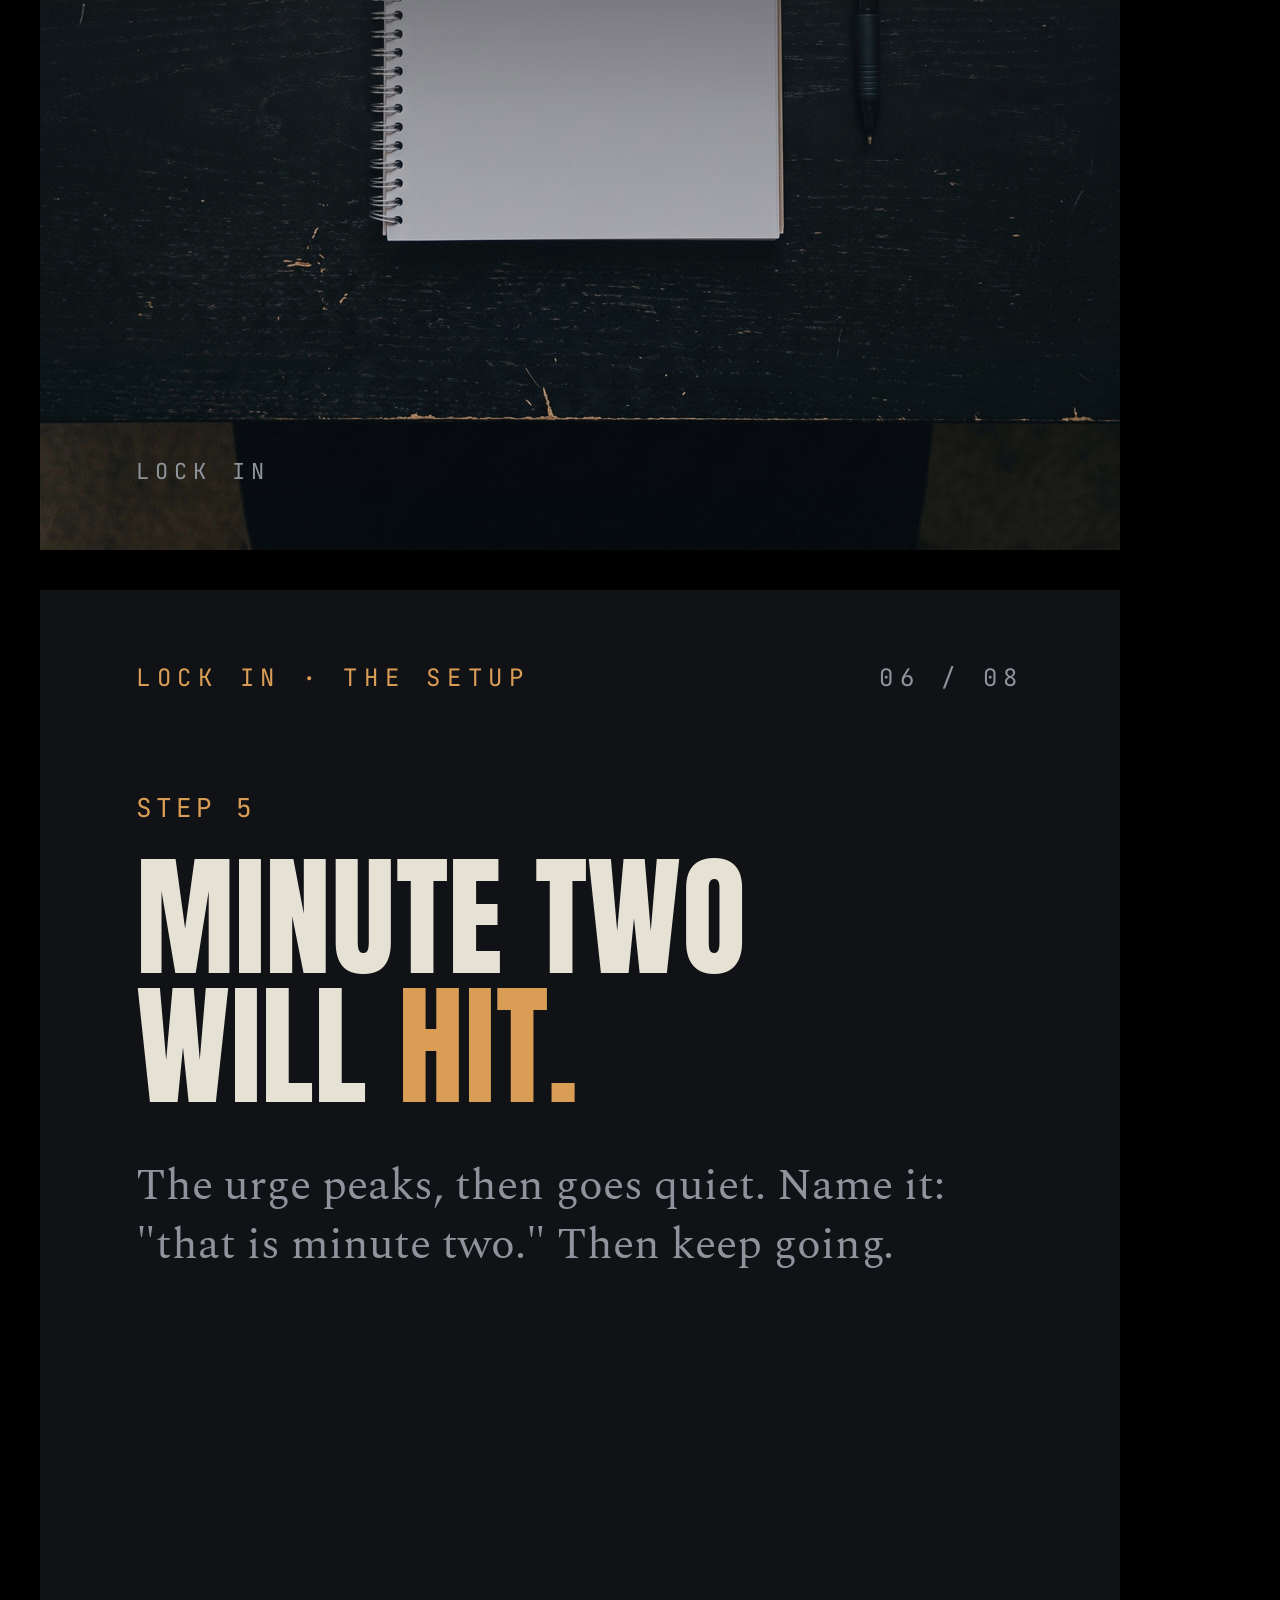
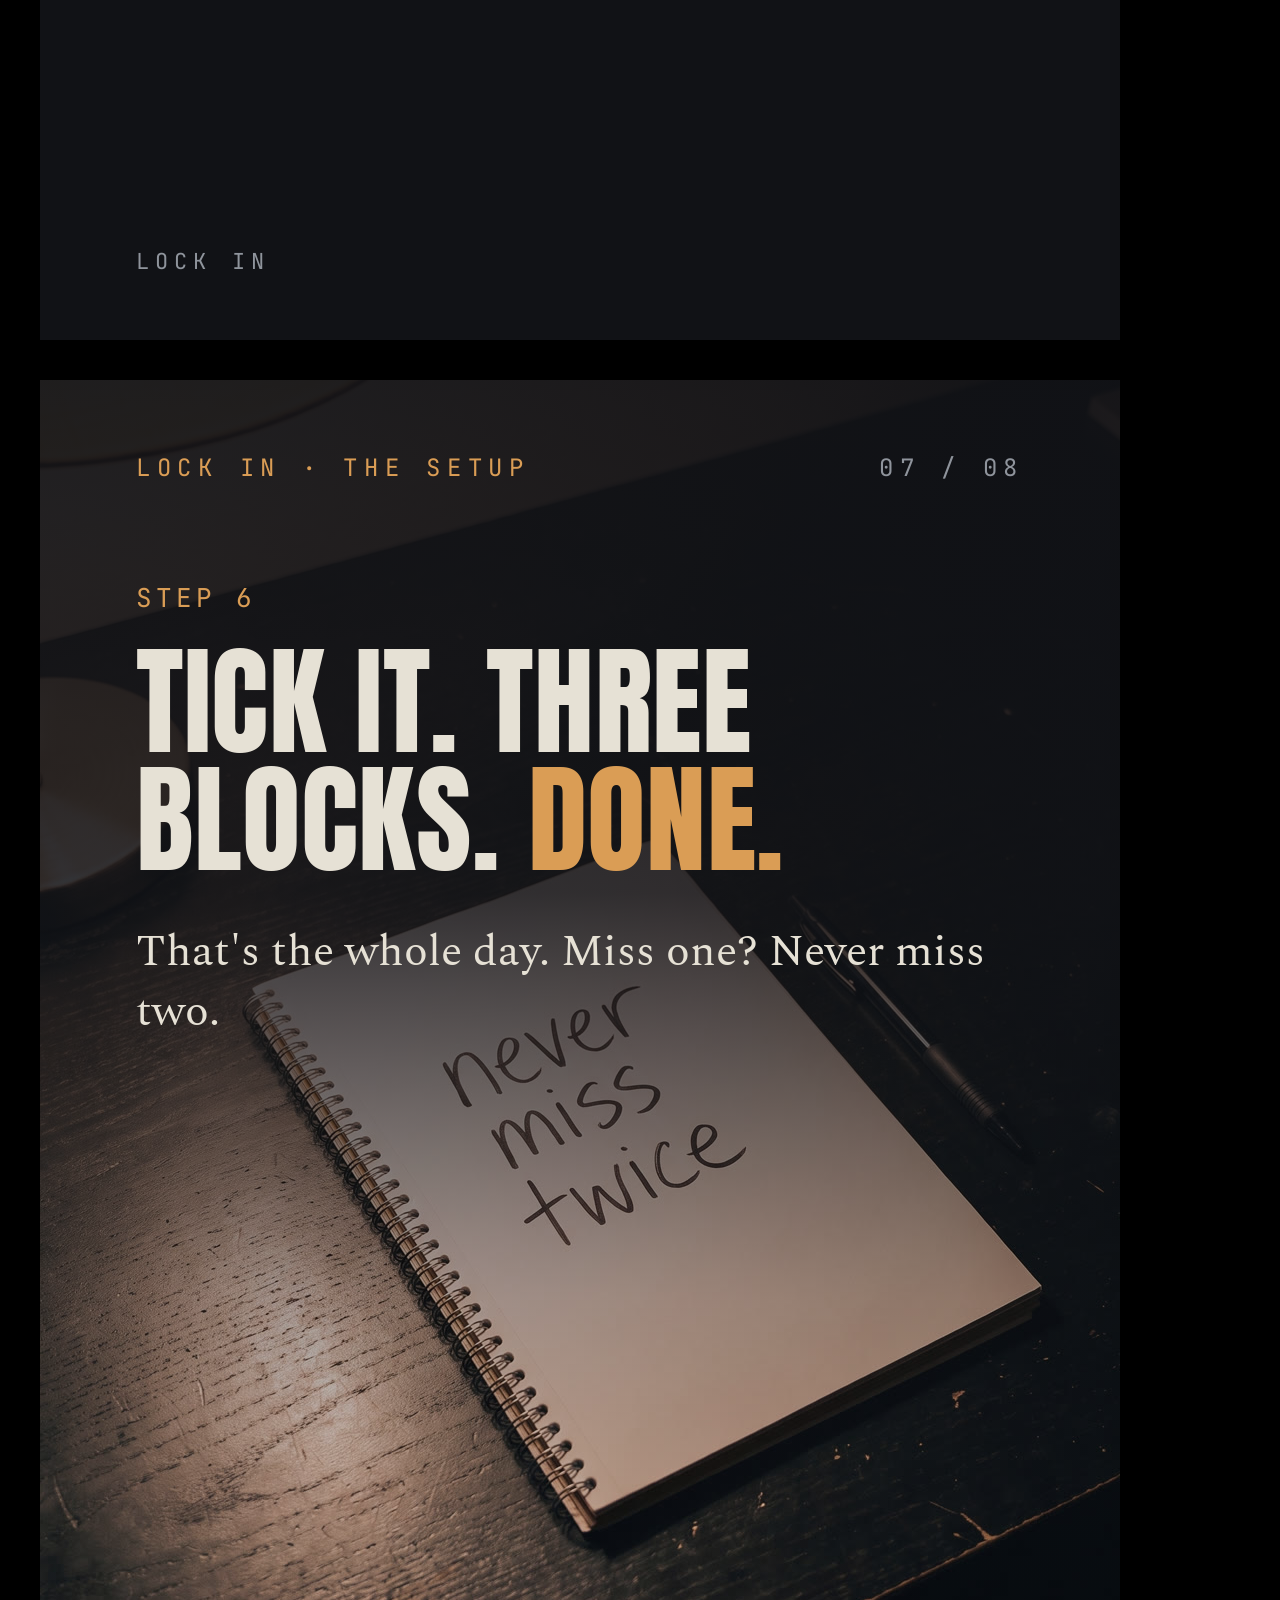
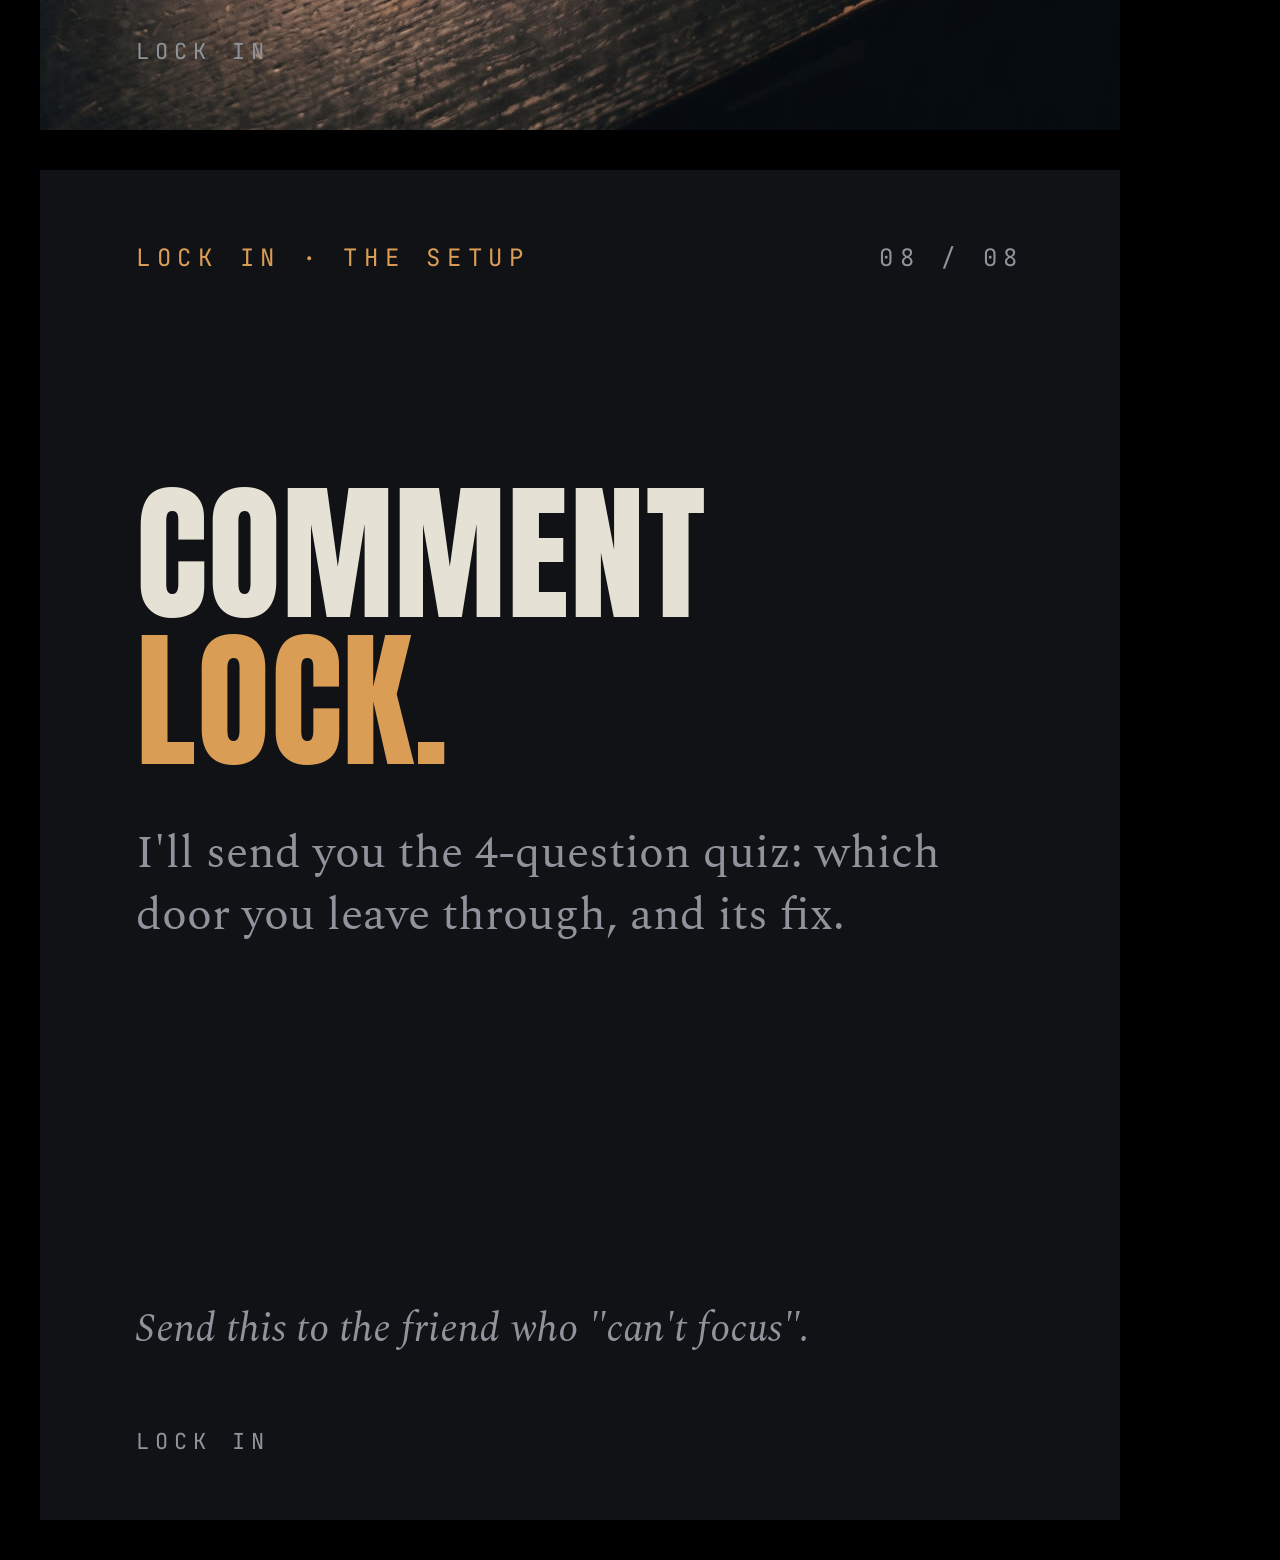
<file: outputs/lock-in/2026-10-week3-setup-carousel/carousel/slides.html>
<!doctype html>
<html><head><meta charset="utf-8">
<link rel="stylesheet" href="../../../../brands/lock-in.theme.css">
<link rel="stylesheet" href="../../../../skills/carousel-builder/assets/layouts.css">
<style>
  /* Photo slides: a library photo (AI, same hands/desk/phone as the Reels) under a top-down dark fade so the type stays readable. */
  .photo { background-size: cover; background-position: center bottom; position: relative; }
  .photo::before { content: ""; position: absolute; inset: 0;
    background: linear-gradient(to bottom, rgba(17,18,22,.94) 0%, rgba(17,18,22,.86) 38%, rgba(17,18,22,.35) 68%, rgba(17,18,22,.05) 100%); }
  .photo > * { position: relative; }
  .photo .top, .photo .swipe { position: absolute; }
  .photo .foot { position: absolute; }
  .photo.point .head { font-size: 120px; }
  .photo.point .serif { color: var(--cream); }
  .step { font-family: var(--mono); color: var(--amber); font-size: 26px; letter-spacing: .15em; margin-top: 50px; }
</style></head><body>

<div class="frame slide cover photo" style="background-image:url('../../../../assets/footage/lock-in/library/photos/2026-09-28_cover_desk-headline-space.jpg')">
  <div class="top label"><span>Lock In · The setup</span><span class="count">01 / 08</span></div>
  <div class="head" style="margin-top:110px;font-size:128px">Your<br>20-minute<br><span class="amber">lock-in.</span></div>
  <div class="serif" style="color:var(--cream)">6 steps. Save it for tonight.</div>
  <div class="swipe">→</div><div class="foot">Lock in</div>
</div>

<div class="frame slide point photo" style="background-image:url('../../../../assets/footage/lock-in/library/photos/2026-09-28_phone-into-drawer.jpg')">
  <div class="top label"><span>Lock In · The setup</span><span class="count">02 / 08</span></div>
  <div class="step">STEP 1</div>
  <div class="head">Phone in another<br><span class="amber">room.</span></div>
  <div class="serif">Not face down. Not across the desk. Another room. Distance does what willpower can't.</div>
  <div class="foot">Lock in</div>
</div>

<div class="frame slide point photo" style="background-image:url('../../../../assets/footage/lock-in/library/photos/2026-09-28_laptop-closed-handwriting.jpg')">
  <div class="top label"><span>Lock In · The setup</span><span class="count">03 / 08</span></div>
  <div class="step">STEP 2</div>
  <div class="head">One task.<br>One <span class="amber">tab.</span></div>
  <div class="serif">Close everything this block doesn't need.</div>
  <div class="foot">Lock in</div>
</div>

<div class="frame slide point photo" style="background-image:url('../../../../assets/footage/lock-in/library/photos/2026-09-28_timer-closeup.jpg')">
  <div class="top label"><span>Lock In · The setup</span><span class="count">04 / 08</span></div>
  <div class="step">STEP 3</div>
  <div class="head">Timer on:<br><span class="amber">20.</span></div>
  <div class="serif">Short enough to start. Long enough to get past the ugly part.</div>
  <div class="foot">Lock in</div>
</div>

<div class="frame slide point photo" style="background-image:url('../../../../assets/footage/lock-in/library/photos/2026-09-28_flatlay-notebook-timer-coffee.jpg')">
  <div class="top label"><span>Lock In · The setup</span><span class="count">05 / 08</span></div>
  <div class="step">STEP 4</div>
  <div class="head">Start with the<br>next <span class="amber">line.</span></div>
  <div class="serif">Not the whole problem. Just the next line.</div>
  <div class="foot">Lock in</div>
</div>

<div class="frame slide point">
  <div class="top label"><span>Lock In · The setup</span><span class="count">06 / 08</span></div>
  <div class="step">STEP 5</div>
  <div class="head">Minute two<br>will <span class="amber">hit.</span></div>
  <div class="serif">The urge peaks, then goes quiet. Name it: "that is minute two." Then keep going.</div>
  <div class="foot">Lock in</div>
</div>

<div class="frame slide point photo" style="background-image:url('../../../../assets/footage/lock-in/library/photos/2026-09-28_never-miss-twice-page.jpg')">
  <div class="top label"><span>Lock In · The setup</span><span class="count">07 / 08</span></div>
  <div class="step">STEP 6</div>
  <div class="head">Tick it. Three<br>blocks. <span class="amber">Done.</span></div>
  <div class="serif">That's the whole day. Miss one? Never miss two.</div>
  <div class="foot">Lock in</div>
</div>

<div class="frame slide cta">
  <div class="top label"><span>Lock In · The setup</span><span class="count">08 / 08</span></div>
  <div class="head">Comment<br><span class="amber">LOCK.</span></div>
  <div class="serif">I'll send you the 4-question quiz: which door you leave through, and its fix.</div>
  <div class="send">Send this to the friend who "can't focus".</div>
  <div class="foot">Lock in</div>
</div>
</body></html>
</file>
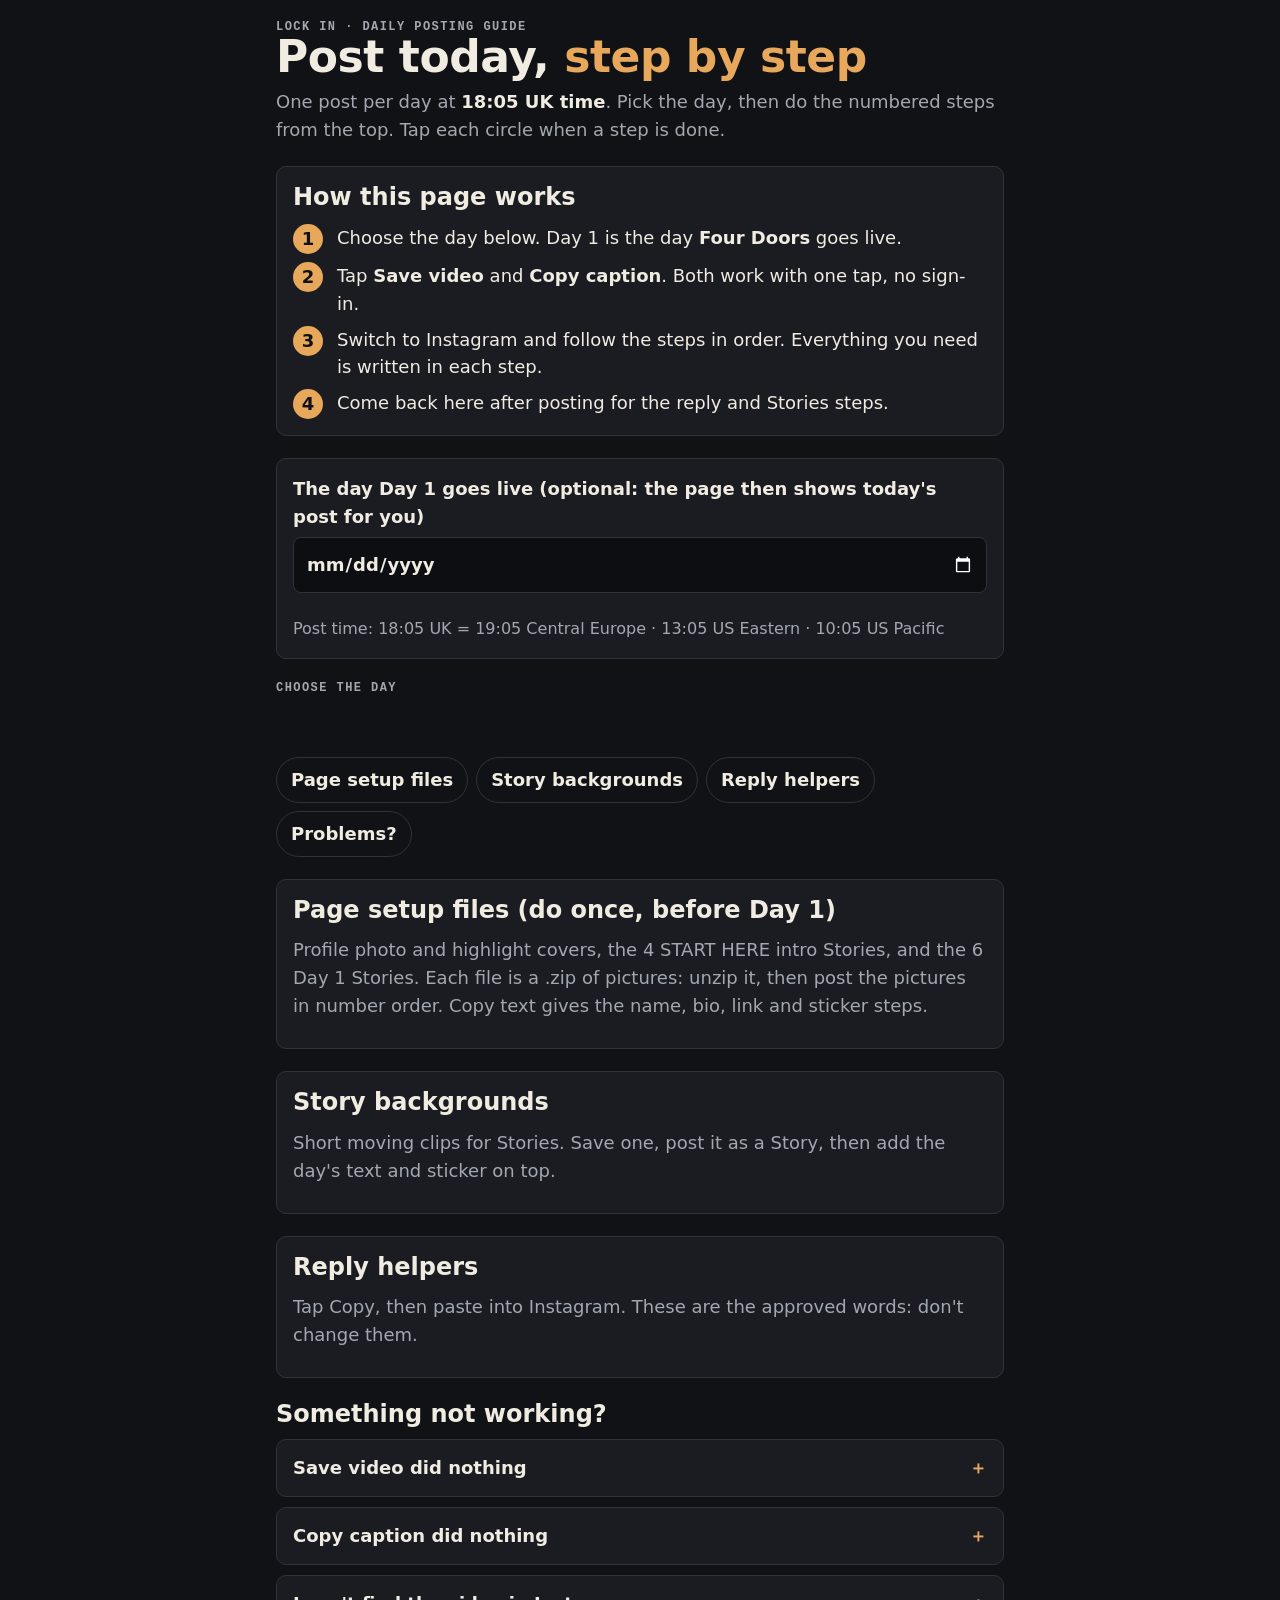
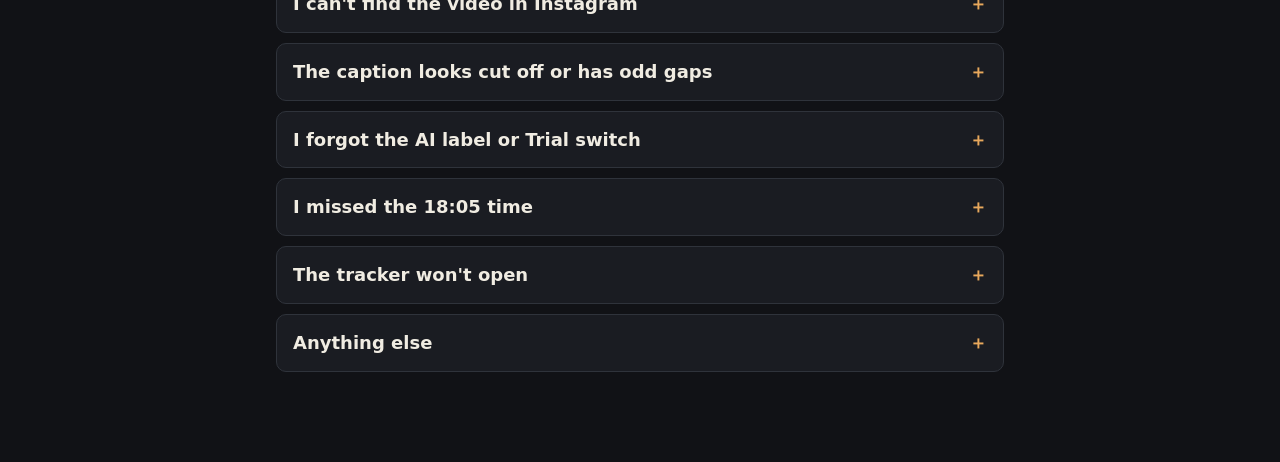
<file: outputs/lock-in/posting-queue/simple/template.html>
<!doctype html>
<html lang="en"><head><meta charset="utf-8">
<meta name="viewport" content="width=device-width,initial-scale=1">
<meta name="robots" content="noindex,nofollow">
<title>LOCK IN Daily Posting Guide</title>
<style>
  :root { --bg:#111216; --panel:#1a1c22; --line:#2f333b; --ink:#f0ece2; --muted:#a3a8b0; --amber:#e8a85c; --ok:#6fcf97; --warn:#f2c94c; --bad:#eb6b6b;
    --sans:system-ui,-apple-system,"Segoe UI",Roboto,Helvetica,Arial,sans-serif; --mono:ui-monospace,Menlo,Consolas,monospace; }
  * { box-sizing:border-box; }
  html { color-scheme:dark; }
  body { margin:0; background:var(--bg); color:var(--ink); font:18px/1.55 var(--sans); }
  .wrap { max-width:760px; margin:0 auto; padding:20px 16px 90px; display:grid; grid-template-columns:minmax(0,1fr); gap:22px; }
  .wrap > * { min-width:0; }
  h1 { margin:0; font-size:clamp(30px,7vw,44px); line-height:1.05; letter-spacing:-.01em; } h1 span { color:var(--amber); }
  h2 { margin:0; font-size:24px; line-height:1.2; }
  h3 { margin:0; font-size:19px; }
  p { margin:0; } a { color:var(--amber); }
  .muted { color:var(--muted); }
  .label { font:700 12px var(--mono); letter-spacing:.12em; text-transform:uppercase; color:var(--muted); }
  .box { background:var(--panel); border:1px solid var(--line); border-radius:10px; padding:16px; display:grid; gap:12px; }
  .how { counter-reset:h; display:grid; gap:8px; margin:0; padding:0; list-style:none; }
  .how li { counter-increment:h; display:grid; grid-template-columns:34px 1fr; gap:10px; align-items:start; }
  .how li::before { content:counter(h); background:var(--amber); color:#111216; font-weight:800; border-radius:50%; width:30px; height:30px; display:grid; place-items:center; }
  label.row { display:grid; gap:6px; font-weight:600; }
  input[type=date], select { font:inherit; padding:12px; border-radius:8px; border:1px solid var(--line); background:#0d0e12; color:var(--ink); width:100%; }
  button { font:inherit; font-weight:700; padding:14px 18px; border-radius:10px; border:2px solid var(--line); background:transparent; color:var(--ink); cursor:pointer; min-height:48px; }
  button.go { background:var(--amber); border-color:var(--amber); color:#111216; }
  button.sm { padding:10px 14px; min-height:44px; font-size:16px; }
  button:disabled { opacity:.55; }
  button:focus-visible, input:focus-visible, select:focus-visible, summary:focus-visible { outline:3px solid var(--amber); outline-offset:2px; }
  .days { display:flex; gap:8px; overflow-x:auto; padding:2px 2px 10px; scrollbar-width:thin; }
  .days button { flex:0 0 auto; min-width:58px; padding:10px 12px; min-height:46px; }
  .days button[aria-pressed=true] { background:var(--amber); border-color:var(--amber); color:#111216; }
  .days button.today { border-color:var(--ok); }
  .days button.done { color:var(--ok); }
  .banner { border-left:5px solid var(--ok); background:#15251c; border-radius:8px; padding:12px 14px; }
  .banner.wait { border-color:var(--warn); background:#2a2512; }
  .post { background:var(--panel); border:1px solid var(--line); border-radius:12px; overflow:hidden; }
  .post header { padding:16px; display:grid; gap:6px; border-bottom:1px solid var(--line); }
  .post header .t { font-size:24px; font-weight:800; line-height:1.15; }
  .chips { display:flex; gap:8px; flex-wrap:wrap; }
  .chip { font:700 14px var(--mono); padding:5px 10px; border-radius:999px; border:1px solid var(--line); }
  .chip.on { background:#3a2d12; border-color:var(--amber); color:var(--amber); }
  .chip.off { color:var(--muted); }
  .preview { padding:16px 16px 0; display:grid; justify-items:center; }
  .preview video { width:min(100%,260px); aspect-ratio:9/16; background:#000; border-radius:8px; }
  .strip { display:grid; grid-template-columns:repeat(4,1fr); gap:6px; width:100%; }
  .strip button { padding:0; min-height:0; border:1px solid var(--line); border-radius:6px; overflow:hidden; }
  .strip img { width:100%; aspect-ratio:4/5; object-fit:cover; display:block; }
  .steps { list-style:none; margin:0; padding:8px 16px 16px; display:grid; gap:0; counter-reset:s; }
  .step { counter-increment:s; display:grid; grid-template-columns:44px minmax(0,1fr); gap:12px; padding:14px 0; border-top:1px solid var(--line); }
  .step:first-child { border-top:0; }
  .step .tick { appearance:none; -webkit-appearance:none; width:40px; height:40px; border:2px solid var(--muted); border-radius:50%; margin:0; cursor:pointer; display:grid; place-items:center; background:transparent; color:#111216; font-weight:800; }
  .step .tick::before { content:counter(s); color:var(--muted); font-weight:800; }
  .step .tick:checked { background:var(--ok); border-color:var(--ok); }
  .step .tick:checked::before { content:"✓"; color:#111216; }
  .step.is-done .what { color:var(--muted); }
  .what { font-weight:700; }
  .how-to { color:var(--muted); font-size:16px; margin-top:4px; }
  .how-to b { color:var(--ink); }
  .acts { display:flex; gap:8px; flex-wrap:wrap; align-items:center; margin-top:10px; }
  .status { font-size:15px; color:var(--ok); }
  pre.cap { white-space:pre-wrap; font:15px/1.5 var(--mono); background:#0d0e12; border:1px solid var(--line); border-radius:8px; padding:12px; margin:10px 0 0; }
  .stories { padding:0 16px 16px; display:grid; gap:10px; }
  .progress { height:8px; background:#0d0e12; border-radius:99px; overflow:hidden; }
  .progress i { display:block; height:100%; background:var(--ok); width:0; transition:width .2s; }
  details { border:1px solid var(--line); border-radius:10px; background:var(--panel); }
  details > summary { cursor:pointer; padding:14px 16px; font-weight:700; list-style:none; }
  details > summary::after { content:"＋"; float:right; color:var(--amber); }
  details[open] > summary::after { content:"－"; }
  details .in { padding:0 16px 16px; display:grid; gap:10px; }
  .filelist { display:grid; gap:10px; }
  .file { display:grid; gap:8px; padding:12px; border:1px solid var(--line); border-radius:10px; background:#15171c; }
  .reply { display:grid; gap:6px; }
  nav.jump { display:flex; gap:8px; flex-wrap:wrap; }
  nav.jump a { text-decoration:none; border:1px solid var(--line); border-radius:999px; padding:8px 14px; font-weight:600; color:var(--ink); }
  .toast { position:fixed; left:50%; bottom:18px; transform:translateX(-50%); background:var(--ok); color:#111216; font-weight:800; padding:12px 18px; border-radius:10px; opacity:0; pointer-events:none; transition:opacity .2s; max-width:92vw; text-align:center; }
  .toast.show { opacity:1; }
  @media (prefers-reduced-motion: reduce) { .progress i, .toast { transition:none; } }
</style></head>
<body>
<div class="wrap">
  <header>
    <div class="label">LOCK IN · daily posting guide</div>
    <h1>Post today, <span>step by step</span></h1>
    <p class="muted" style="margin-top:8px">One post per day at <b style="color:var(--ink)">18:05 UK time</b>. Pick the day, then do the numbered steps from the top. Tap each circle when a step is done.</p>
  </header>

  <section class="box" aria-labelledby="how-h">
    <h2 id="how-h">How this page works</h2>
    <ol class="how">
      <li><span>Choose the day below. Day 1 is the day <b>Four Doors</b> goes live.</span></li>
      <li><span>Tap <b>Save video</b> and <b>Copy caption</b>. Both work with one tap, no sign-in.</span></li>
      <li><span>Switch to Instagram and follow the steps in order. Everything you need is written in each step.</span></li>
      <li><span>Come back here after posting for the reply and Stories steps.</span></li>
    </ol>
  </section>

  <section class="box">
    <label class="row" for="start">The day Day 1 goes live (optional: the page then shows today's post for you)
      <input type="date" id="start"></label>
    <div id="todayBanner"></div>
    <div class="muted" id="clock" style="font-size:16px"></div>
  </section>

  <section id="daysec" aria-label="Choose the day">
    <div class="label" style="margin-bottom:6px">Choose the day</div>
    <div class="days" id="days" role="group" aria-label="Days"></div>
  </section>

  <div id="dayview" aria-live="polite"></div>

  <nav class="jump" aria-label="More">
    <a href="#setup">Page setup files</a><a href="#bgs">Story backgrounds</a><a href="#replies">Reply helpers</a><a href="#help">Problems?</a>
  </nav>

  <section id="setup" class="box">
    <h2>Page setup files (do once, before Day 1)</h2>
    <p class="muted">Profile photo and highlight covers, the 4 START HERE intro Stories, and the 6 Day 1 Stories. Each file is a .zip of pictures: unzip it, then post the pictures in number order. Copy text gives the name, bio, link and sticker steps.</p>
    <div class="filelist" id="setupList"></div>
  </section>

  <section id="bgs" class="box">
    <h2>Story backgrounds</h2>
    <p class="muted">Short moving clips for Stories. Save one, post it as a Story, then add the day's text and sticker on top.</p>
    <div class="filelist" id="bgList"></div>
  </section>

  <section id="replies" class="box">
    <h2>Reply helpers</h2>
    <p class="muted">Tap Copy, then paste into Instagram. These are the approved words: don't change them.</p>
    <div id="replyList" style="display:grid;gap:14px"></div>
  </section>

  <section id="help" style="display:grid;gap:10px">
    <h2>Something not working?</h2>
    <details><summary>Save video did nothing</summary><div class="in"><p><b>iPhone:</b> after you tap Save, a menu opens. Tap <b>Save Video</b>. If no menu opens, tap the video above to play it, then press and hold on it and choose Save.</p><p><b>Android:</b> the video goes to your Downloads (Files app). It also shows in your Gallery after a moment.</p><p><b>Computer:</b> it goes to your Downloads folder. Use Instagram on your phone to post, so send the file to your phone (AirDrop, Google Drive or email).</p></div></details>
    <details><summary>Copy caption did nothing</summary><div class="in"><p>Tap <b>Show the caption</b> under the step, press and hold the text, choose Select all, then Copy.</p></div></details>
    <details><summary>I can't find the video in Instagram</summary><div class="in"><p>In Instagram tap + → <b>Reel</b>. The gallery opens with your newest video first. If it isn't there, open your phone's Photos or Files app and check Downloads.</p></div></details>
    <details><summary>The caption looks cut off or has odd gaps</summary><div class="in"><p>Paste again. Make sure you copied the whole caption: it should end with the hashtags. Line breaks are meant to be there.</p></div></details>
    <details><summary>I forgot the AI label or Trial switch</summary><div class="in"><p>Don't delete the post and don't edit it. Message the owner right away and say which post it was.</p></div></details>
    <details><summary>I missed the 18:05 time</summary><div class="in"><p>Post as soon as you can the same day, and tell the owner the time you posted. Never post two Reels in one day.</p></div></details>
    <details><summary>The tracker won't open</summary><div class="in"><p>It needs the owner's invite. Until you have it, message the owner the numbers (views, shares, saves, LOCK comments, follows) and they will enter them.</p></div></details>
    <details><summary>Anything else</summary><div class="in"><p>Don't guess. Message the owner. Never buy followers, use a second account on our posts, or write "link in bio" or "buy now".</p></div></details>
  </section>
</div>
<div class="toast" id="toast" role="status"></div>

<script>
const D = /*DATA*/null;
const QUIZ_DM = "Here's the quiz → https://lockin-quiz.netlify.app. Four questions, about a minute. Tell me which door you got.";
const REPLIES = [
  ["Reply under a LOCK comment (use all three, rotate)", ["Sent. Check your DMs (and your message requests).", "On its way. Check your DMs, message requests too.", "Just sent it. Look in your DMs or message requests."]],
  ["The quiz DM (for everyone who comments LOCK)", [QUIZ_DM]],
  ["Door 1 fix: Bored", ["Bored, door 1. The fix: It's withdrawal. It passes in about ninety seconds. Look at the clock and keep writing."]],
  ["Door 2 fix: Stuck", ["Stuck, door 2. The fix: The step is too big, not beyond you. Come back with the next line, not the whole problem."]],
  ["Door 3 fix: Anxious", ["Anxious, door 3. The fix: Fifteen minutes on Sunday, three priorities, then start."]],
  ["Door 4 fix: Tired", ["Tired, door 4. The fix: You're solving sleep with a screen. Tonight: phone outside the bedroom."]],
];
const $ = (s, r = document) => r.querySelector(s);
const el = (tag, attrs = {}, ...kids) => { const e = document.createElement(tag); for (const [k, v] of Object.entries(attrs)) { if (v === null || v === undefined) continue; if (k === "class") e.className = v; else if (k === "html") e.innerHTML = v; else if (k.startsWith("on")) e.addEventListener(k.slice(2), v); else e.setAttribute(k, v); } for (const kid of kids) e.append(kid); return e; };
const store = { get(k) { try { return localStorage.getItem(k); } catch (e) { return null; } }, set(k, v) { try { localStorage.setItem(k, v); } catch (e) {} }, del(k) { try { localStorage.removeItem(k); } catch (e) {} } };
function toast(m) { const t = $("#toast"); t.textContent = m; t.classList.add("show"); clearTimeout(toast.t); toast.t = setTimeout(() => t.classList.remove("show"), 2200); }

/* ---- saving files (works for anyone, no sign-in) ---- */
const IS_PHONE = /iPhone|iPad|iPod|Android/i.test(navigator.userAgent) || (navigator.maxTouchPoints > 1 && /Mac/.test(navigator.platform));
function triggerDownload(blob, name) { const a = document.createElement("a"); a.href = URL.createObjectURL(blob); a.download = name; document.body.appendChild(a); a.click(); setTimeout(() => { URL.revokeObjectURL(a.href); a.remove(); }, 1500); }
async function saveFile(path, st, btn) {
  const name = path.split("/").pop();
  if (btn) btn.disabled = true; st.textContent = "Preparing…";
  try {
    const blob = await (await fetch(path)).blob();
    const type = blob.type || (name.endsWith(".mp4") ? "video/mp4" : name.endsWith(".zip") ? "application/zip" : "image/png");
    const file = new File([blob], name, { type });
    if (IS_PHONE && navigator.canShare && navigator.canShare({ files: [file] })) {
      try { await navigator.share({ files: [file] }); st.textContent = name.endsWith(".mp4") ? "Now tap Save Video" : "Now tap Save Image"; }
      catch (e) { if (e && e.name === "AbortError") st.textContent = "Cancelled. Tap Save to try again."; else { triggerDownload(blob, name); st.textContent = "Saved to Downloads"; } }
    } else { triggerDownload(blob, name); st.textContent = "Saved to your Downloads folder"; }
  } catch (e) { st.innerHTML = 'Couldn\'t save. <a href="' + path + '" download>Open the file</a>, then press and hold to save.'; }
  if (btn) btn.disabled = false;
}
async function copyText(text, st, showBox) {
  try { await navigator.clipboard.writeText(text); st.textContent = "Copied"; toast("Copied"); }
  catch (e) { if (showBox) { showBox(); } st.textContent = "Couldn't copy automatically: press and hold the text, then Copy"; }
}

/* ---- dates and times ---- */
const startEl = $("#start");
const DAYMS = 86400000;
function localMidnight(v) { const [y, m, d] = v.split("-").map(Number); return new Date(y, m - 1, d); }
function todayDay() {
  const v = store.get("lq_start"); if (!v) return null;
  const s = localMidnight(v), n = new Date(); n.setHours(0, 0, 0, 0);
  return Math.round((n - s) / DAYMS) + 1;
}
function ukTimes() {
  const now = new Date(), parts = new Intl.DateTimeFormat("en-GB", { timeZone: "Europe/London", year: "numeric", month: "2-digit", day: "2-digit" }).formatToParts(now);
  const g = (t) => +parts.find((p) => p.type === t).value;
  // find the UTC instant when it is 18:05 in London today
  let utc = Date.UTC(g("year"), g("month") - 1, g("day"), 18, 5);
  const lon = new Intl.DateTimeFormat("en-GB", { timeZone: "Europe/London", hour: "2-digit", minute: "2-digit", hour12: false }).format(new Date(utc));
  const off = (+lon.slice(0, 2) * 60 + +lon.slice(3)) - (18 * 60 + 5); utc -= off * 60000;
  const at = (tz) => new Intl.DateTimeFormat("en-GB", { timeZone: tz, hour: "2-digit", minute: "2-digit", hour12: false }).format(new Date(utc));
  return `18:05 UK = ${at("Europe/Berlin")} Central Europe · ${at("America/New_York")} US Eastern · ${at("America/Los_Angeles")} US Pacific`;
}
$("#clock").textContent = "Post time: " + ukTimes();

/* ---- day model ---- */
const postsByDay = {};
for (const p of D.posts) (postsByDay[p.day] = postsByDay[p.day] || []).push(p);
const DAYS = Array.from({ length: 22 }, (_, i) => i);   // 0..21
let current = 1;
const doneKey = (day, n, i) => `lq_d${day}_p${n}_s${i}`;
function stepList(p) {
  const car = p.type === "carousel";
  const saveStep = car
    ? { id: "save", what: "Save the pictures", html: "<b>Save all slides</b> gives you one .zip file of pictures. On a phone it's easier to tap each picture under the preview to save it as a photo. Save them all.", how: "iPhone: after you tap, choose <b>Save Image</b> for each one. Android: they go to your Downloads. A .zip must be unzipped first (open it in Files).", act: "save" }
    : { id: "save", what: "Save the video to your phone", how: "iPhone: after you tap Save, choose <b>Save Video</b> in the menu. Android and computer: it goes to your Downloads folder.", act: "save" };
  const steps = [
    saveStep,
    { id: "copy", what: "Copy the caption", how: "Tap the button, then keep this page open: you paste it in step 4.", act: "copy" },
    car
      ? { id: "open", what: "Open Instagram and start the post", how: "Tap <b>+</b> at the bottom → <b>Post</b> → tap the <b>multiple-select</b> icon (two squares) → tap the pictures in number order, <b>slide 1 first</b> → <b>Next</b>. Keep the 4:5 shape. Don't add anything else; music is optional and must be quiet." }
      : { id: "open", what: "Open Instagram and start the Reel", how: "Tap <b>+</b> at the bottom → <b>Reel</b> → pick the video you just saved (the newest one) → <b>Next</b>. <b>Don't add</b> filters, text, stickers or music: the video already has them." },
    { id: "paste", what: "Paste the caption", how: "Press and hold in the caption box → <b>Paste</b>. Check that the last line is the hashtags." },
  ];
  if (!car) steps.push({ id: "cover", what: "Choose the cover picture", how: "Tap <b>Edit cover</b> → drag to the frame where the <b>orange word</b> has fully appeared (about 2 seconds in) → Done." });
  steps.push({ id: "ai", what: p.ai ? "Turn the AI label ON" : "AI label: leave it OFF", html: p.ai ? "This post uses AI pictures. Tap <b>Advanced settings</b> → switch on <b>Add AI label</b>." : "This post doesn't use AI footage, so don't turn the AI label on.", chip: p.ai });
  if (!car) steps.push({ id: "trial", what: p.trial ? "Turn Trial ON" : "Trial: leave it OFF", html: p.trial ? "This is a <b>Trial Reel</b>: on the share screen switch on <b>Trial</b>. It shows to non-followers first. After about 24 hours, compare its views with the week 1 median in the tracker. If it did better, open the Reel and choose <b>Share to followers</b>." : "A normal Reel: don't switch Trial on.", chip: p.trial });
  steps.push(
    { id: "share", what: "Tap Share at 18:05 UK time", how: "Don't edit the caption or cover afterwards, and never delete the post: that resets how Instagram tests it. One Reel a day only." },
    { id: "stay", what: "Stay in the app for one hour", how: "Reply to <b>every</b> comment with a real sentence. If someone comments <b>LOCK</b>, send them the quiz message (copy it below) and reply to their comment \"Sent, check your DMs.\"", act: "dm" },
  );
  return steps;
}

function postCard(p) {
  const card = el("article", { class: "post" });
  const steps = stepList(p);
  const chips = el("div", { class: "chips" },
    el("span", { class: "chip" }, p.kind.split(" · ").filter((x) => !/AI label|^Trial:/i.test(x)).join(" · ")),
    el("span", { class: "chip " + (p.ai ? "on" : "off") }, "AI label: " + (p.ai ? "ON" : "OFF")),
    ...(p.type === "carousel" ? [] : [el("span", { class: "chip " + (p.trial ? "on" : "off") }, "Trial: " + (p.trial ? "ON" : "OFF"))]));
  card.append(el("header", {}, el("div", { class: "label" }, `Post ${String(p.n).padStart(2, "0")} · Day ${p.day}`), el("div", { class: "t" }, p.title), chips));
  const prev = el("div", { class: "preview" });
  if (p.type === "carousel") {
    const strip = el("div", { class: "strip" });
    const st = el("div", { class: "status", style: "margin-top:8px" });
    p.slides.forEach((s, i) => strip.append(el("button", { "aria-label": "Save slide " + (i + 1), onclick: () => saveFile(s, st, null) }, el("img", { alt: "Slide " + (i + 1), loading: "lazy", src: s }))));
    prev.append(strip, st);
  } else prev.append(el("video", { controls: "", playsinline: "", muted: "", preload: "metadata", src: p.file + "#t=2.4" }));
  card.append(prev);

  const bar = el("div", { class: "progress", style: "margin:14px 16px 0" }, el("i"));
  card.append(bar);
  const ol = el("ol", { class: "steps" });
  const update = () => {
    const boxes = ol.querySelectorAll(".tick"); let n = 0;
    boxes.forEach((b) => { if (b.checked) n++; b.closest(".step").classList.toggle("is-done", b.checked); });
    bar.firstChild.style.width = (100 * n / boxes.length) + "%";
    bar.setAttribute("aria-label", n + " of " + boxes.length + " steps done");
    const btn = document.querySelector(`#days button[data-day="${p.day}"]`);
    if (btn) { const all = (postsByDay[p.day] || []).every((q) => stepList(q).every((s, i) => store.get(doneKey(q.day, q.n, i)) === "1")); btn.classList.toggle("done", all); }
  };
  steps.forEach((s, i) => {
    const key = doneKey(p.day, p.n, i);
    const tick = el("input", { type: "checkbox", class: "tick", "aria-label": "Step " + (i + 1) + " done" });
    tick.checked = store.get(key) === "1";
    tick.addEventListener("change", () => { store.set(key, tick.checked ? "1" : "0"); update(); });
    const body = el("div", {}, el("div", { class: "what" }, s.what));
    if (s.html) body.append(el("div", { class: "how-to", html: s.html })); else if (s.how) body.append(el("div", { class: "how-to", html: s.how }));
    const st = el("span", { class: "status", role: "status" });
    const acts = el("div", { class: "acts" });
    if (s.act === "save") acts.append(el("button", { class: "go", onclick: (e) => saveFile(p.type === "carousel" ? p.zip : p.file, st, e.currentTarget) }, p.type === "carousel" ? "Save all slides (.zip)" : "Save video"), st);
    if (s.act === "copy") {
      const pre = el("pre", { class: "cap", hidden: "" }, p.caption);
      acts.append(el("button", { class: "go", onclick: () => copyText(p.caption, st, () => { pre.hidden = false; }) }, "Copy caption"),
        el("button", { class: "sm", onclick: () => { pre.hidden = !pre.hidden; } }, "Show the caption"), st);
      body.append(acts, pre);
    } else if (s.act === "dm") {
      acts.append(el("button", { class: "sm go", onclick: () => copyText(QUIZ_DM, st) }, "Copy the quiz message"), st); body.append(acts);
    } else if (s.act) body.append(acts);
    if (s.chip !== undefined) { /* chip text already in heading */ }
    ol.append(el("li", { class: "step" }, tick, body));
  });
  card.append(ol);
  const stText = D.stories[String(p.day)];
  if (stText) {
    const box = el("div", { class: "stories" }, el("h3", {}, "Stories today"), el("p", {}, stText));
    const bgs = D.bgs.filter((b) => b.day === p.day);
    for (const b of bgs) { const st = el("span", { class: "status" }); box.append(el("div", { class: "acts" }, el("span", {}, "Background clip: " + b.title), el("button", { class: "sm", onclick: (e) => saveFile(b.file, st, e.currentTarget) }, "Save"), st)); }
    if (p.day === 1) { const z = D.setup.find((s) => s.day === 1); if (z) { const st = el("span", { class: "status" }); box.append(el("div", { class: "acts" }, el("span", {}, "The 6 Day 1 Stories"), el("button", { class: "sm", onclick: (e) => saveFile(z.zip, st, e.currentTarget) }, "Save (.zip)"), st)); } }
    box.append(el("p", { class: "muted", style: "font-size:16px" }, "How: tap + → Story → pick the picture → tap the sticker icon → add the sticker named above → Your story. Reply to every answer within the hour."));
    card.append(box);
  }
  card.append(el("div", { class: "stories", style: "padding-top:0" }, el("p", { class: "muted", style: "font-size:16px" }, "48 hours after posting: open the post's Insights and note views, shares, saves, LOCK comments and follows. Log them in the tracker, or send them to the owner.")));
  update();
  return card;
}

function dayZero() {
  const wrap = el("div", { style: "display:grid;gap:14px" });
  wrap.append(el("div", { class: "box" }, el("h2", {}, "Before Day 1: set up the page"), el("p", {}, "Do the setup files below (the Page setup files section), turn on the LOCK auto-reply, then post the 4 START HERE intro Stories with a Link sticker to the quiz on Story 4. Then save them to a highlight called START HERE."), el("p", { class: "muted" }, D.stories["0"]), el("p", {}, el("a", { href: "#setup" }, "Go to the setup files ↓"))));
  return wrap;
}

function show(day) {
  current = day; store.set("lq_day", String(day));
  document.querySelectorAll("#days button").forEach((b) => b.setAttribute("aria-pressed", String(+b.dataset.day === day)));
  const view = $("#dayview"); view.replaceChildren();
  const td = todayDay();
  if (day === 0) { view.append(dayZero()); return; }
  const ps = postsByDay[day] || [];
  const head = el("div", { class: "box" }, el("h2", {}, "Day " + day + (ps.length > 1 ? ": " + ps.length + " posts, in this order" : "")));
  if (td === day) head.append(el("div", { class: "banner" }, "This is today's post."));
  else if (td !== null) head.append(el("div", { class: "banner wait" }, td < day ? "Not yet: today is Day " + Math.max(td, 0) + "." : "Today is Day " + td + ". Only post this if you missed it."));
  view.append(head);
  ps.forEach((p, i) => { if (ps.length > 1) view.append(el("div", { class: "label" }, "Post " + (i + 1) + " of " + ps.length + (i ? " (after the first one is done)" : ""))); view.append(postCard(p)); });
  const nav = el("div", { class: "acts", style: "justify-content:space-between" },
    el("button", { onclick: () => { show(Math.max(0, day - 1)); scrollTo(0, 0); }, disabled: day <= 0 ? "" : null }, "← Day " + (day - 1)),
    el("button", { onclick: () => { show(Math.min(21, day + 1)); scrollTo(0, 0); }, disabled: day >= 21 ? "" : null }, "Day " + (day + 1) + " →"));
  view.append(nav);
}

function buildDays() {
  const box = $("#days"); box.replaceChildren();
  const td = todayDay();
  for (const d of DAYS) {
    const b = el("button", { "data-day": String(d), "aria-pressed": "false", onclick: () => show(d) }, d === 0 ? "Setup" : "Day " + d);
    if (td === d) b.classList.add("today");
    box.append(b);
  }
}
function banner() {
  const td = todayDay(), b = $("#todayBanner"); b.replaceChildren();
  if (td === null) { b.append(el("p", { class: "muted" }, "Don't know the start date yet? Skip this. Just choose the day yourself below.")); return; }
  if (td < 1) b.append(el("div", { class: "banner wait" }, `Day 1 starts in ${1 - td} day${1 - td === 1 ? "" : "s"}. Do the Setup steps now.`));
  else if (td > 21) b.append(el("div", { class: "banner wait" }, `The first 21 days are finished (today would be Day ${td}). New days are added to this page as they're made.`));
  else b.append(el("div", { class: "banner" }, el("b", {}, `Today is Day ${td}. `), el("button", { class: "sm go", style: "margin-left:8px", onclick: () => { show(td); $("#dayview").scrollIntoView({ behavior: "smooth" }); } }, "Open today's post")));
}

/* ---- files ---- */
function fileCard(c, kind) {
  const st = el("span", { class: "status", role: "status" });
  const pre = el("pre", { class: "cap", hidden: "" }, c.caption || "");
  const acts = el("div", { class: "acts" });
  const path = c.zip || c.file;
  acts.append(el("button", { class: "go sm", onclick: (e) => saveFile(path, st, e.currentTarget) }, c.zip ? "Save (.zip)" : "Save video"));
  if (c.caption) acts.append(el("button", { class: "sm", onclick: () => copyText(c.caption, st, () => { pre.hidden = false; }) }, "Copy text"), el("button", { class: "sm", onclick: () => { pre.hidden = !pre.hidden; } }, "Show text"));
  acts.append(st);
  const card = el("div", { class: "file" }, el("div", { class: "what" }, c.title), el("div", { class: "muted", style: "font-size:15px" }, (c.label ? c.label + " · " : "") + c.kind), acts, pre);
  if (kind === "bg") card.insertBefore(el("video", { controls: "", playsinline: "", muted: "", preload: "none", style: "width:140px;aspect-ratio:9/16;background:#000;border-radius:6px", src: c.file }), acts);
  return card;
}
D.setup.forEach((c) => $("#setupList").append(fileCard(c, "setup")));
D.bgs.forEach((c) => $("#bgList").append(fileCard(c, "bg")));
for (const [title, texts] of REPLIES) {
  const g = el("div", { class: "reply" }, el("h3", {}, title));
  texts.forEach((t) => { const st = el("span", { class: "status", role: "status" }); g.append(el("div", { class: "file" }, el("div", {}, t), el("div", { class: "acts" }, el("button", { class: "sm go", onclick: () => copyText(t, st) }, "Copy"), st))); });
  $("#replyList").append(g);
}

/* ---- start ---- */
const savedStart = store.get("lq_start"); if (savedStart) startEl.value = savedStart;
startEl.addEventListener("change", () => { if (startEl.value) store.set("lq_start", startEl.value); else store.del("lq_start"); buildDays(); banner(); show(current); });
buildDays(); banner();
const td0 = todayDay();
const first = td0 !== null && td0 >= 0 && td0 <= 21 ? Math.max(td0, 0) : (+store.get("lq_day") || 1);
show(first);
</script>
</body></html>
</file>
<file: brands/lock-in.theme.css>
/* LOCK IN house style. Colours sampled from the owner's existing Reels (2026-09-26).
   Used by scripts/render/render.js for profile assets, carousels and text Reels.
   Fonts are OFL-licensed, vendored in assets/fonts/. */
@font-face { font-family: "Anton"; src: url("../assets/fonts/Anton-Regular.ttf"); }
@font-face { font-family: "Spectral"; src: url("../assets/fonts/Spectral-Regular.ttf"); }
@font-face { font-family: "Spectral"; font-style: italic; src: url("../assets/fonts/Spectral-Italic.ttf"); }
@font-face { font-family: "JetBrains Mono"; src: url("../assets/fonts/JetBrainsMono-Variable.ttf"); font-weight: 100 800; }

:root {
  --bg: #111216;
  --panel: #1a1c21;
  --cream: #E6E1D5;
  --amber: #DA9D55;
  --grey: #8f949c;
  --rule: #2a2d33;
  --head: "Anton", "Impact", sans-serif;
  --serif: "Spectral", Georgia, serif;
  --mono: "JetBrains Mono", ui-monospace, monospace;
}
* { box-sizing: border-box; margin: 0; padding: 0; }
body { background: #000; }
.frame { position: relative; overflow: hidden; background: var(--bg); color: var(--cream); }
.label { font-family: var(--mono); color: var(--amber); letter-spacing: .28em; text-transform: uppercase; }
.head { font-family: var(--head); text-transform: uppercase; line-height: .98; letter-spacing: .005em; }
.amber { color: var(--amber); }
.cream { color: var(--cream); }
.serif { font-family: var(--serif); color: var(--grey); line-height: 1.35; }
.serif.cream { color: var(--cream); }
.serif.amber { color: var(--amber); }
.foot { position: absolute; font-family: var(--mono); color: var(--grey); letter-spacing: .28em; text-transform: uppercase; }
.rule { height: 2px; background: var(--amber); opacity: .6; }
.panel { background: var(--panel); border: 1px solid var(--rule); }
</file>
<file: skills/carousel-builder/assets/layouts.css>
/* Brand-agnostic carousel layouts. Colours and fonts come from the brand theme
   (CSS variables: --bg --panel --cream --amber --grey --rule --head --serif --mono). */
body { display: flex; flex-direction: column; gap: 40px; padding: 40px; }
.slide { width: 1080px; height: 1350px; padding: 150px 96px 120px; display: flex; flex-direction: column; }
.slide .top { position: absolute; top: 72px; left: 96px; right: 96px; display: flex; justify-content: space-between; font-size: 24px; }
.slide .top .count { color: var(--grey); }
.slide .foot { bottom: 64px; left: 96px; font-size: 22px; }
.slide .swipe { position: absolute; bottom: 60px; right: 96px; font-family: var(--head); font-size: 64px; color: var(--amber); }

/* Cover: huge headline, sub-line below */
.cover .head { font-size: 168px; margin-top: 150px; }
.cover .serif { font-size: 48px; margin-top: 44px; max-width: 820px; }

/* Point: one idea per slide */
.point .kicker { font-size: 26px; margin-top: 60px; }
.point .head { font-size: 132px; margin-top: 28px; }
.point .serif { font-size: 44px; margin-top: 44px; max-width: 860px; }
.point .visual { margin-top: auto; display: flex; justify-content: flex-start; }

/* Ladder / list: stacked rows, one highlighted */
.ladder { display: flex; flex-direction: column; gap: 22px; margin-top: 64px; }
.ladder .row { display: flex; align-items: center; gap: 36px; padding: 26px 32px; }
.ladder .row .n { font-family: var(--mono); font-size: 26px; color: var(--grey); width: 56px; }
.ladder .row .t { font-family: var(--head); font-size: 64px; text-transform: uppercase; }
.ladder .row .s { font-family: var(--serif); font-size: 32px; color: var(--grey); margin-left: auto; text-align: right; }
.ladder .row.on { background: var(--amber); }
.ladder .row.on .t, .ladder .row.on .n, .ladder .row.on .s { color: var(--bg); }

/* Icon tile */
.tile { width: 260px; height: 260px; display: flex; align-items: center; justify-content: center; }
.tile.on { background: var(--amber); border-color: var(--amber); }
.tile svg { width: 130px; height: 130px; }

/* CTA slide */
.cta .head { font-size: 150px; margin-top: 160px; }
.cta .serif { font-size: 46px; margin-top: 48px; }
.cta .send { font-family: var(--serif); font-style: italic; font-size: 40px; color: var(--grey); margin-top: auto; margin-bottom: 40px; }
</file>
